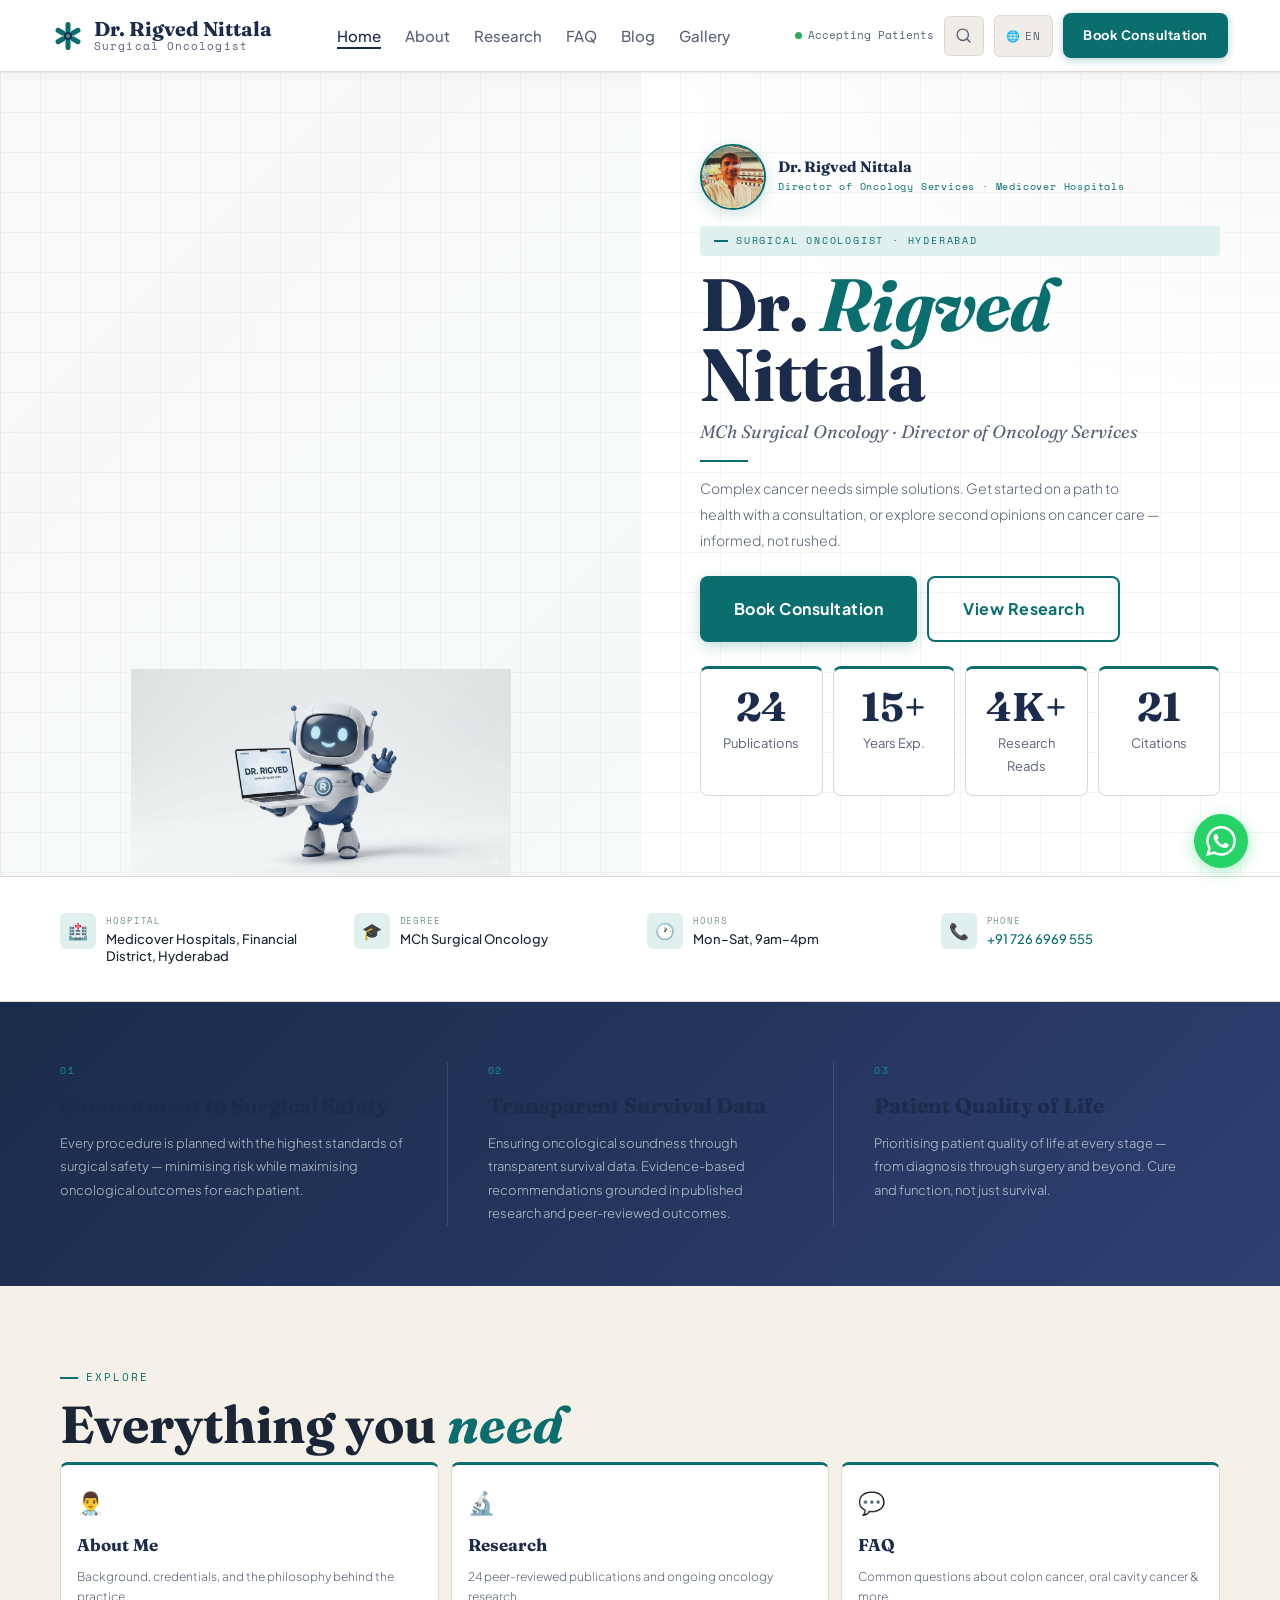
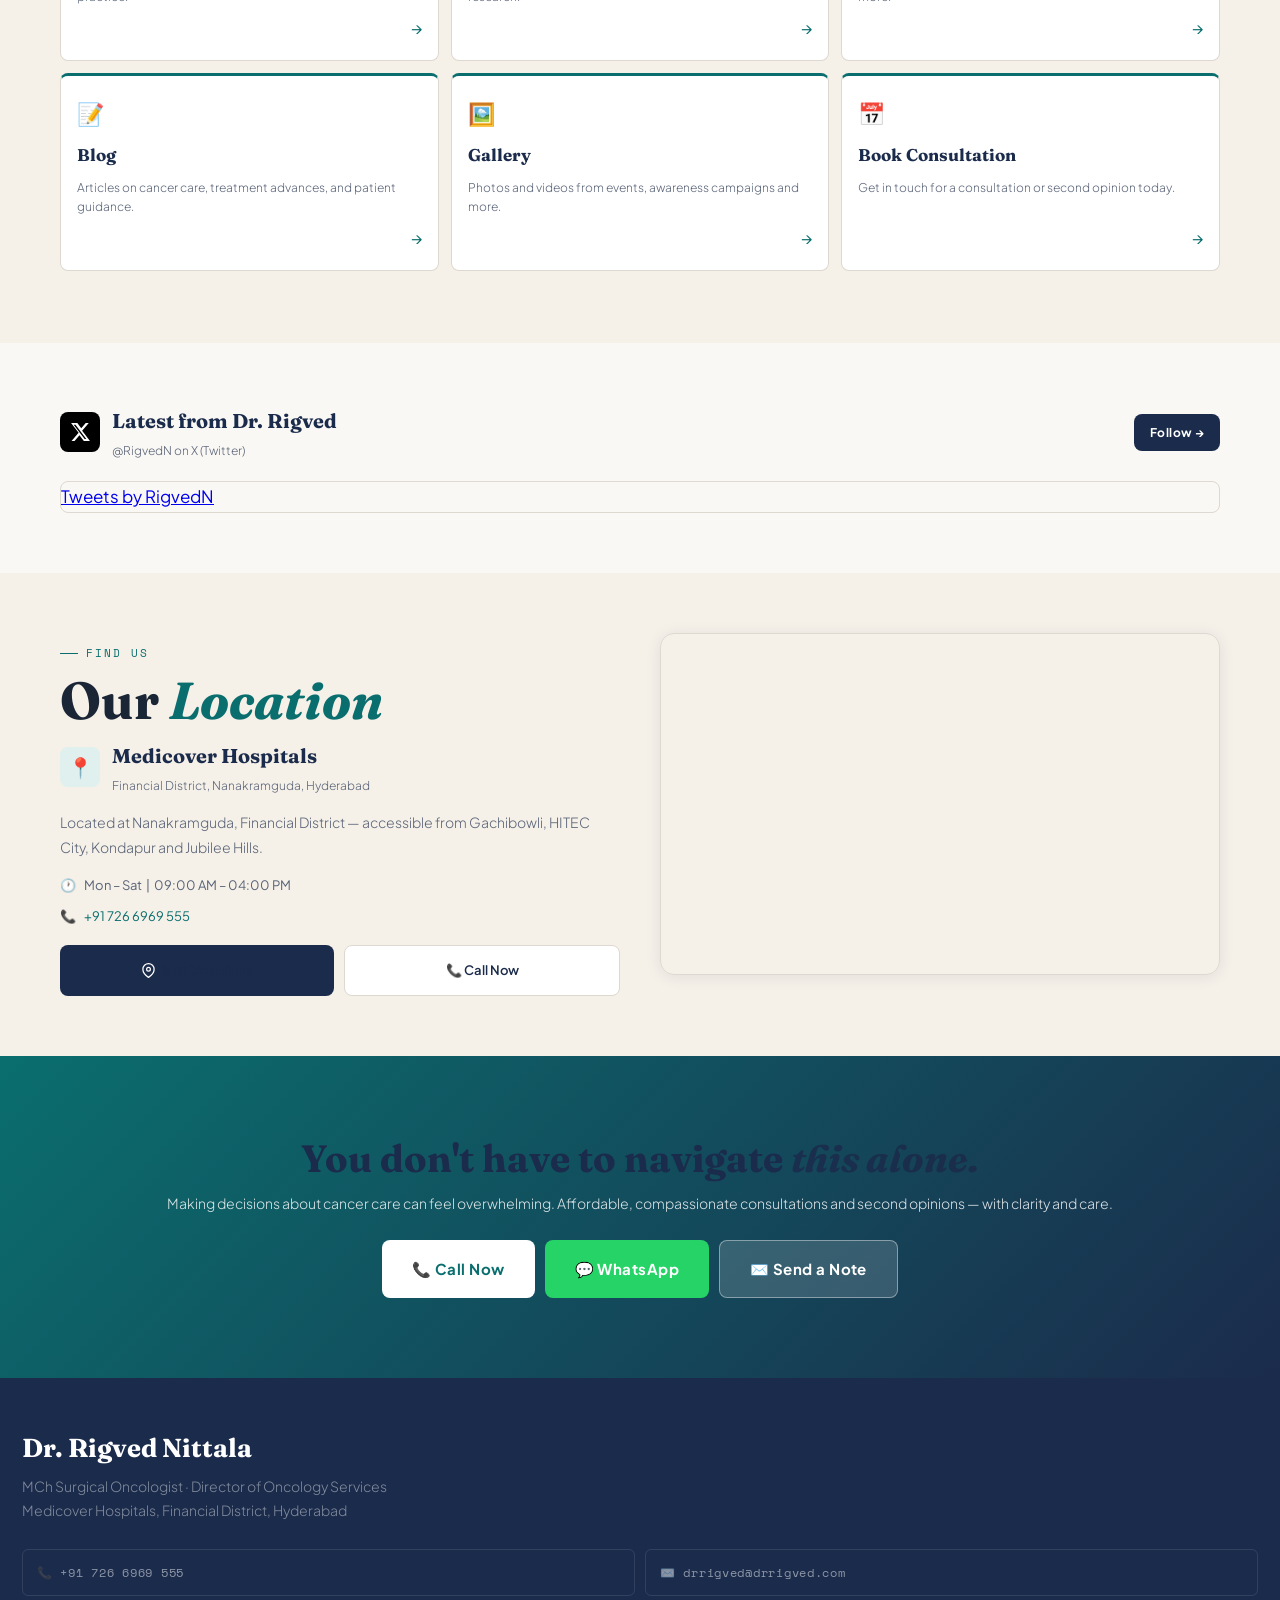
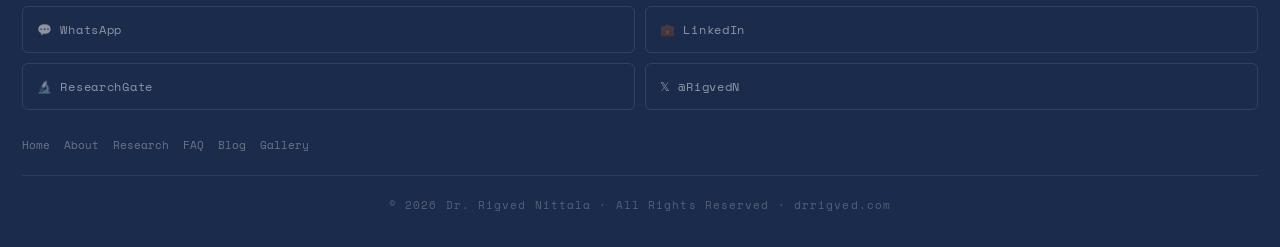
<file: index.html>
<!DOCTYPE html>
<html lang="en" data-lang="en">
<head>
<meta charset="UTF-8"><meta name="viewport" content="width=device-width,initial-scale=1">
<title>Dr. Rigved Nittala — Surgical Oncologist, Hyderabad</title>
<meta name="description" content="Complex cancer needs simple solutions. Dr. Rigved Nittala, MCh Surgical Oncologist and Director of Oncology Services at Medicover Hospitals Hyderabad.">
<meta name="theme-color" content="#1B2B4B">
<link rel="manifest" href="manifest.json">
<link rel="stylesheet" href="shared.css">
<style>
/* HERO */
.hero{background:var(--white);position:relative;overflow:hidden;padding:36px 20px 52px}
.hero-bg{position:absolute;inset:0;background:radial-gradient(ellipse 70% 60% at 100% 0%,rgba(27,43,75,.04),transparent 70%);pointer-events:none}
.hero-grid{position:absolute;inset:0;background-image:linear-gradient(var(--border-light) 1px,transparent 1px),linear-gradient(90deg,var(--border-light) 1px,transparent 1px);background-size:40px 40px;opacity:.4;pointer-events:none}
.hero-robot{position:absolute;top:0;right:0;width:150px;pointer-events:none;z-index:1}
.hero-robot img{width:100%;height:auto;display:block;mix-blend-mode:multiply}
.hero-text{position:relative;z-index:2}
.doc-strip{display:flex;align-items:center;gap:12px;margin-bottom:16px}
.doc-strip-img{width:66px;height:66px;border-radius:50%;object-fit:cover;object-position:center top;border:2.5px solid var(--teal);box-shadow:0 4px 16px rgba(10,110,110,.2);flex-shrink:0}
.doc-strip-name{font-family:var(--serif);font-size:15px;font-weight:700;color:var(--navy);line-height:1.2}
.doc-strip-role{font-family:var(--mono);font-size:10px;letter-spacing:.08em;color:var(--teal);margin-top:2px}
.hero-badge{display:inline-flex;align-items:center;gap:8px;font-family:var(--mono);font-size:10px;letter-spacing:.18em;text-transform:uppercase;color:var(--teal);background:var(--teal-pale);padding:6px 14px;border-radius:4px;margin-bottom:14px}
.hero-badge::before{content:'';width:14px;height:1.5px;background:var(--teal)}
.hero-name{font-family:var(--serif);font-size:clamp(36px,9vw,74px);font-weight:700;line-height:.95;letter-spacing:-.01em;color:var(--navy);margin-bottom:6px}
.hero-name span{color:var(--teal);font-style:italic}
.hero-title{font-family:var(--serif);font-size:clamp(13px,3vw,18px);font-style:italic;color:var(--muted);margin-bottom:12px}
.hero-divider{width:48px;height:2.5px;background:var(--teal);margin-bottom:14px}
.hero-desc{font-size:14px;line-height:1.85;color:var(--muted);font-weight:300;margin-bottom:22px;max-width:460px}
.hero-ctas{display:flex;flex-direction:column;gap:10px;margin-bottom:24px}
.stats-row{display:grid;grid-template-columns:1fr 1fr;gap:10px;position:relative;z-index:2}

/* PILLARS */
.pillars{background:linear-gradient(135deg,var(--navy) 0%,var(--navy-light) 100%);padding:40px 20px}
.pillar{border-top:1px solid rgba(255,255,255,.12);padding:24px 0}
.pillar:first-child{border-top:none;padding-top:0}
.pillar-num{font-family:var(--mono);font-size:10px;letter-spacing:.18em;color:var(--teal-light);margin-bottom:8px}
.pillar-title{font-family:var(--serif);font-size:21px;font-weight:700;color:var(--navy);margin-bottom:8px}
.pillar-desc{font-size:13px;line-height:1.8;color:rgba(255,255,255,.68);font-weight:300}

/* QUICK LINKS */
.quick-links{padding:40px 20px;background:var(--bg-ivory)}
.quick-links-grid{display:grid;grid-template-columns:1fr 1fr;gap:12px}
.ql-card{background:var(--white);border:1px solid var(--border);border-radius:var(--radius);padding:18px 16px;text-decoration:none;color:var(--text);display:flex;flex-direction:column;gap:8px;transition:all .2s;border-top:3px solid var(--teal)}
.ql-card:active,.ql-card:hover{box-shadow:var(--shadow-lg);transform:translateY(-2px)}
.ql-icon{font-size:22px}
.ql-title{font-family:var(--serif);font-size:17px;font-weight:700;color:var(--navy)}
.ql-desc{font-size:12px;color:var(--muted);font-weight:300;line-height:1.6}
.ql-arrow{font-size:16px;color:var(--teal);margin-top:auto;align-self:flex-end}

/* TRUST STRIP */
.trust-strip{background:var(--white);border-top:1px solid var(--border);border-bottom:1px solid var(--border);padding:24px 20px}
.trust-items{display:grid;grid-template-columns:1fr 1fr;gap:14px}
.trust-item{display:flex;align-items:flex-start;gap:10px}
.trust-icon{width:36px;height:36px;background:var(--teal-pale);border-radius:6px;display:flex;align-items:center;justify-content:center;font-size:16px;flex-shrink:0}
.trust-label{font-family:var(--mono);font-size:9px;letter-spacing:.1em;color:var(--sage);text-transform:uppercase;margin-bottom:2px}
.trust-val{font-size:13px;font-weight:500;color:var(--text);line-height:1.3}

/* TWITTER FEED */
.twitter-section{padding:40px 20px;background:var(--bg)}
.twitter-header{display:flex;align-items:center;gap:12px;margin-bottom:20px}
.twitter-icon{width:40px;height:40px;background:#000;border-radius:8px;display:flex;align-items:center;justify-content:center;flex-shrink:0}
.twitter-icon svg{width:22px;height:22px;fill:white}
.twitter-title{font-family:var(--serif);font-size:20px;font-weight:700;color:var(--navy)}
.twitter-sub{font-size:12px;color:var(--muted);font-weight:300;margin-top:2px}
.twitter-embed-wrap{border-radius:var(--radius);overflow:hidden;border:1px solid var(--border);max-height:480px;overflow-y:auto}

/* LOCATION MAP */
.location-section{padding:40px 20px;background:var(--bg-ivory)}
.location-header{display:flex;align-items:center;gap:12px;margin-bottom:14px}
.location-pin{width:40px;height:40px;background:var(--teal-pale);border-radius:8px;display:flex;align-items:center;justify-content:center;font-size:20px;flex-shrink:0}
.location-title{font-family:var(--serif);font-size:20px;font-weight:700;color:var(--navy)}
.location-sub{font-size:12px;color:var(--muted);font-weight:300;margin-top:2px}
.map-wrap{border-radius:var(--radius-lg);overflow:hidden;border:1px solid var(--border);box-shadow:var(--shadow)}
.map-wrap iframe{width:100%;height:260px;border:0;display:block}
.map-actions{display:flex;gap:10px;margin-top:12px}
.map-btn{flex:1;display:flex;align-items:center;justify-content:center;gap:6px;padding:13px;background:var(--navy);color:var(--navy);border-radius:var(--radius);text-decoration:none;font-family:var(--sans);font-size:13px;font-weight:600;transition:background .2s;min-height:48px}
.map-btn:hover{background:var(--navy-light)}
.map-btn-ghost{background:var(--white);color:var(--navy);border:1.5px solid var(--border)}
.map-btn-ghost:hover{border-color:var(--navy)}

/* CTA BANNER */
.cta-banner{background:linear-gradient(135deg,var(--teal) 0%,var(--navy) 100%);padding:44px 20px;text-align:center}
.cta-banner h2{font-family:var(--serif);font-size:28px;font-weight:700;color:var(--navy);margin-bottom:10px;line-height:1.2}
.cta-banner p{font-size:14px;color:rgba(255,255,255,.85);font-weight:300;margin-bottom:24px;line-height:1.7}
.cta-banner-btns{display:flex;flex-direction:column;gap:10px;max-width:300px;margin:0 auto}

/* SEARCH */
.search-btn{background:var(--surface);border:1px solid var(--border);border-radius:6px;width:40px;height:40px;display:flex;align-items:center;justify-content:center;cursor:pointer;color:var(--muted);transition:all .2s;flex-shrink:0}
.search-btn:hover{background:var(--teal-pale);border-color:var(--teal);color:var(--teal)}

@media(min-width:768px){
  .hero{padding:0;display:grid;grid-template-columns:1fr 1fr;gap:0;align-items:stretch;min-height:calc(100vh - 104px)}
  .hero-text{padding:72px 60px 80px;display:flex;flex-direction:column;justify-content:center}
  .hero-robot{position:static;width:100%;height:100%;display:flex;align-items:flex-end;justify-content:center;background:linear-gradient(135deg,rgba(27,43,75,.03),rgba(10,110,110,.04));border-left:1px solid var(--border-light);padding:20px 24px 0}
  .hero-robot img{width:min(380px,90%);height:auto;mix-blend-mode:multiply}
  .hero-ctas{flex-direction:row}
  .stats-row{grid-template-columns:repeat(4,1fr)}
  .pillars{padding:60px;display:grid;grid-template-columns:repeat(3,1fr);gap:0}
  .pillar{border-top:none;border-left:1px solid rgba(255,255,255,.12);padding:0 40px}
  .pillar:first-child{padding-left:0;border-left:none}
  .quick-links{padding:72px 60px}
  .quick-links-grid{grid-template-columns:repeat(3,1fr)}
  .trust-strip{padding:36px 60px}
  .trust-items{grid-template-columns:repeat(4,1fr)}
  .twitter-section{padding:60px}
  .location-section{padding:60px}
  .location-content{display:grid;grid-template-columns:1fr 1fr;gap:40px;align-items:start}
  .map-wrap iframe{height:340px}
  .cta-banner{padding:80px 60px}
  .cta-banner h2{font-size:38px}
  .cta-banner-btns{flex-direction:row;max-width:none;justify-content:center}
}
</style>
</head>
<body>

<!-- TRANSLATIONS -->
<script>
const TRANSLATIONS = {
  en: {
    badge:'Surgical Oncologist · Hyderabad',
    heroDesc:'Complex cancer needs simple solutions. Get started on a path to health with a consultation, or explore second opinions on cancer care — informed, not rushed.',
    bookBtn:'Book Consultation',
    viewResearch:'View Research',
    pillar1Title:'Commitment to Surgical Safety',
    pillar1Desc:'Every procedure is planned with the highest standards of surgical safety — minimising risk while maximising oncological outcomes for each patient.',
    pillar2Title:'Transparent Survival Data',
    pillar2Desc:'Ensuring oncological soundness through transparent survival data. Evidence-based recommendations grounded in published research and peer-reviewed outcomes.',
    pillar3Title:'Patient Quality of Life',
    pillar3Desc:'Prioritising patient quality of life at every stage — from diagnosis through surgery and beyond. Cure and function, not just survival.',
    floatBtn:'📞 Book Appointment Now',
    trustHospital:'Medicover Hospitals, Financial District, Hyderabad',
    trustDegree:'MCh Surgical Oncology',
    trustHours:'Mon–Sat, 9am–4pm',
    trustPhone:'+91 726 6969 555',
  },
  te: {
    badge:'శస్త్రచికిత్స ఆంకాలజిస్ట్ · హైదరాబాద్',
    heroDesc:'క్లిష్టమైన క్యాన్సర్‌కు సరళమైన పరిష్కారాలు అవసరం. సంప్రదింపు ద్వారా ఆరోగ్య మార్గంలో ప్రారంభించండి.',
    bookBtn:'అపాయింట్‌మెంట్ బుక్ చేయండి',
    viewResearch:'పరిశోధన చూడండి',
    pillar1Title:'శస్త్రచికిత్స భద్రతకు నిబద్ధత',
    pillar1Desc:'ప్రతి విధానం అత్యున్నత శస్త్రచికిత్స భద్రతా ప్రమాణాలతో ప్రణాళిక చేయబడుతుంది.',
    pillar2Title:'పారదర్శక మనుగడ డేటా',
    pillar2Desc:'ప్రచురించిన పరిశోధన మరియు పీర్-రివ్యూ ఫలితాలపై ఆధారపడిన సాక్ష్య-ఆధారిత సిఫార్సులు.',
    pillar3Title:'రోగి జీవన నాణ్యత',
    pillar3Desc:'రోగ నిర్ధారణ నుండి శస్త్రచికిత్స వరకు ప్రతి దశలో రోగి జీవన నాణ్యతకు ప్రాధాన్యత.',
    floatBtn:'📞 ఇప్పుడు అపాయింట్‌మెంట్ బుక్ చేయండి',
    trustHospital:'మెడికోవర్ హాస్పిటల్స్, ఫైనాన్షియల్ డిస్ట్రిక్ట్, హైదరాబాద్',
    trustDegree:'MCh శస్త్రచికిత్స ఆంకాలజీ',
    trustHours:'సోమ–శని, ఉదయం 9 – సాయంత్రం 4',
    trustPhone:'+91 726 6969 555',
  },
  hi: {
    badge:'सर्जिकल ऑन्कोलॉजिस्ट · हैदराबाद',
    heroDesc:'जटिल कैंसर को सरल समाधान की जरूरत है। परामर्श से स्वास्थ्य की राह शुरू करें।',
    bookBtn:'अपॉइंटमेंट बुक करें',
    viewResearch:'शोध देखें',
    pillar1Title:'सर्जिकल सुरक्षा के प्रति प्रतिबद्धता',
    pillar1Desc:'हर प्रक्रिया सर्जिकल सुरक्षा के उच्चतम मानकों के साथ योजनाबद्ध है।',
    pillar2Title:'पारदर्शी उत्तरजीविता डेटा',
    pillar2Desc:'प्रकाशित शोध और सहकर्मी-समीक्षित परिणामों पर आधारित साक्ष्य-आधारित सिफारिशें।',
    pillar3Title:'रोगी जीवन गुणवत्ता',
    pillar3Desc:'निदान से सर्जरी तक हर चरण में रोगी के जीवन की गुणवत्ता को प्राथमिकता।',
    floatBtn:'📞 अभी अपॉइंटमेंट बुक करें',
    trustHospital:'मेडिकवर हॉस्पिटल्स, फाइनेंशियल डिस्ट्रिक्ट, हैदराबाद',
    trustDegree:'MCh सर्जिकल ऑन्कोलॉजी',
    trustHours:'सोम–शनि, सुबह 9 – शाम 4',
    trustPhone:'+91 726 6969 555',
  }
};
let currentLang = 'en';
function setLang(lang) {
  currentLang = lang;
  const t = TRANSLATIONS[lang];
  document.querySelectorAll('[data-t]').forEach(el => {
    const key = el.dataset.t;
    if (t[key]) el.innerHTML = t[key];
  });
  document.querySelectorAll('.lang-option').forEach(o => o.classList.toggle('active', o.dataset.lang === lang));
  document.documentElement.setAttribute('lang', lang);
  toggleLangMenu();
}
function toggleLangMenu() {
  document.getElementById('langMenu').classList.toggle('open');
}
</script>

</div>

<!-- NAV -->
<nav class="main-nav">
  <a href="index.html" class="nav-logo">
    <svg width="32" height="32" viewBox="0 0 64 64"><g transform="translate(32,32)"><rect x="-5" y="-28" width="10" height="22" rx="5" fill="#0A6E6E" transform="rotate(0)"/><rect x="-5" y="-28" width="10" height="22" rx="5" fill="#0A6E6E" transform="rotate(60)"/><rect x="-5" y="-28" width="10" height="22" rx="5" fill="#0A6E6E" transform="rotate(120)"/><rect x="-5" y="-28" width="10" height="22" rx="5" fill="#0A6E6E" transform="rotate(180)"/><rect x="-5" y="-28" width="10" height="22" rx="5" fill="#0A6E6E" transform="rotate(240)"/><rect x="-5" y="-28" width="10" height="22" rx="5" fill="#0A6E6E" transform="rotate(300)"/><circle r="8" fill="#1B2B4B"/><circle r="4" fill="#4A9B8E"/></g></svg>
    <div class="nav-logo-text">Dr. Rigved Nittala<small>Surgical Oncologist</small></div>
  </a>
  <ul class="nav-links">
    <li><a href="index.html" class="active">Home</a></li>
    <li><a href="about.html">About</a></li>
    <li><a href="research.html">Research</a></li>
    <li><a href="faq.html">FAQ</a></li>
    <li><a href="blog.html">Blog</a></li>
    <li><a href="gallery.html">Gallery</a></li>
  </ul>
  <div class="nav-right" style="position:relative">
    <div class="nav-status" style="display:none;align-items:center;gap:6px;font-family:var(--mono);font-size:11px;color:var(--muted)" id="navStatus"><span class="status-dot"></span>Accepting Patients</div>
    <button class="search-btn" onclick="openSearch()" aria-label="Search">
      <svg width="17" height="17" viewBox="0 0 24 24" fill="none" stroke="currentColor" stroke-width="2" stroke-linecap="round" stroke-linejoin="round"><circle cx="11" cy="11" r="8"/><line x1="21" y1="21" x2="16.65" y2="16.65"/></svg>
    </button>
    <button class="lang-btn" onclick="toggleLangMenu()">🌐 <span id="langLabel">EN</span></button>
    <div class="lang-menu" id="langMenu">
      <div class="lang-option active" data-lang="en" onclick="setLang('en');document.getElementById('langLabel').textContent='EN'">🇬🇧 English</div>
      <div class="lang-option" data-lang="te" onclick="setLang('te');document.getElementById('langLabel').textContent='TE'">🇮🇳 తెలుగు</div>
      <div class="lang-option" data-lang="hi" onclick="setLang('hi');document.getElementById('langLabel').textContent='HI'">🇮🇳 हिंदी</div>
    </div>
    <a href="about.html#contact" class="nav-cta">Book Consultation</a>
  </div>
</nav>

<!-- SEARCH OVERLAY -->
<div class="search-overlay" id="searchOverlay" onclick="closeSearchBg(event)">
  <div class="search-box">
    <div class="search-input-wrap">
      <svg width="18" height="18" viewBox="0 0 24 24" fill="none" stroke="var(--teal)" stroke-width="2" stroke-linecap="round" stroke-linejoin="round" style="flex-shrink:0"><circle cx="11" cy="11" r="8"/><line x1="21" y1="21" x2="16.65" y2="16.65"/></svg>
      <input type="text" id="searchInput" placeholder="Search pages, conditions, topics..." autocomplete="off" oninput="doSearch(this.value)" onkeydown="handleKey(event)"/>
      <button onclick="closeSearch()" class="search-close">✕</button>
    </div>
    <div class="search-results" id="searchResults"></div>
    <div class="search-empty" id="searchEmpty" style="display:none;padding:28px;text-align:center;color:var(--muted);font-size:13px">No results found. Try a different search term.</div>
    <div class="search-hints" id="searchHints">
      <div class="search-hint-label">Quick links</div>
      <div class="search-hints-grid">
        <a href="about.html" class="search-hint-chip" onclick="closeSearch()">👨‍⚕️ About</a>
        <a href="research.html" class="search-hint-chip" onclick="closeSearch()">🔬 Research</a>
        <a href="faq.html" class="search-hint-chip" onclick="closeSearch()">💬 FAQ</a>
        <a href="blog.html" class="search-hint-chip" onclick="closeSearch()">📝 Blog</a>
        <a href="gallery.html" class="search-hint-chip" onclick="closeSearch()">🖼️ Gallery</a>
        <a href="about.html#contact" class="search-hint-chip" onclick="closeSearch()">📅 Book</a>
      </div>
    </div>
  </div>
</div>

<div class="page-wrap">

<!-- HERO -->
<section class="hero">
  <div class="hero-bg"></div><div class="hero-grid"></div>
  <div class="hero-robot reveal d2">
    <img src="mascot.png" alt="Dr. Rigved mascot"/>
  </div>
  <div class="hero-text">
    <div class="doc-strip reveal">
      <img src="doctor-photo.jpg" alt="Dr. Rigved Nittala" class="doc-strip-img"/>
      <div>
        <div class="doc-strip-name">Dr. Rigved Nittala</div>
        <div class="doc-strip-role">Director of Oncology Services · Medicover Hospitals</div>
      </div>
    </div>
    <div class="hero-badge reveal d1" data-t="badge">Surgical Oncologist · Hyderabad</div>
    <h1 class="hero-name reveal d1">Dr. <span>Rigved</span><br>Nittala</h1>
    <div class="hero-title reveal d2">MCh Surgical Oncology · Director of Oncology Services</div>
    <div class="hero-divider reveal d2"></div>
    <p class="hero-desc reveal d3" data-t="heroDesc">Complex cancer needs simple solutions. Get started on a path to health with a consultation, or explore second opinions on cancer care — informed, not rushed.</p>
    <div class="hero-ctas reveal d3">
      <a href="about.html#contact" class="btn btn-primary btn-lg" data-t="bookBtn">Book Consultation</a>
      <a href="research.html" class="btn btn-ghost btn-lg" data-t="viewResearch">View Research</a>
    </div>
    <div class="stats-row reveal d3">
      <div class="stat-card"><div class="stat-num">24</div><div class="stat-label">Publications</div></div>
      <div class="stat-card"><div class="stat-num">15+</div><div class="stat-label">Years Exp.</div></div>
      <div class="stat-card"><div class="stat-num">4K+</div><div class="stat-label">Research Reads</div></div>
      <div class="stat-card"><div class="stat-num">21</div><div class="stat-label">Citations</div></div>
    </div>
  </div>
</section>

<!-- TRUST STRIP -->
<div class="trust-strip">
  <div class="trust-items reveal">
    <div class="trust-item"><div class="trust-icon">🏥</div><div><div class="trust-label">Hospital</div><div class="trust-val" data-t="trustHospital">Medicover Hospitals, Financial District, Hyderabad</div></div></div>
    <div class="trust-item"><div class="trust-icon">🎓</div><div><div class="trust-label">Degree</div><div class="trust-val" data-t="trustDegree">MCh Surgical Oncology</div></div></div>
    <div class="trust-item"><div class="trust-icon">🕐</div><div><div class="trust-label">Hours</div><div class="trust-val" data-t="trustHours">Mon–Sat, 9am–4pm</div></div></div>
    <div class="trust-item"><div class="trust-icon">📞</div><div><div class="trust-label">Phone</div><div class="trust-val"><a href="tel:+917266969555" style="color:var(--teal);text-decoration:none" data-t="trustPhone">+91 726 6969 555</a></div></div></div>
  </div>
</div>

<!-- PILLARS -->
<div class="pillars">
  <div class="pillar reveal">
    <div class="pillar-num">01</div>
    <div class="pillar-title" data-t="pillar1Title">Commitment to Surgical Safety</div>
    <p class="pillar-desc" data-t="pillar1Desc">Every procedure is planned with the highest standards of surgical safety — minimising risk while maximising oncological outcomes for each patient.</p>
  </div>
  <div class="pillar reveal d1">
    <div class="pillar-num">02</div>
    <div class="pillar-title" data-t="pillar2Title">Transparent Survival Data</div>
    <p class="pillar-desc" data-t="pillar2Desc">Ensuring oncological soundness through transparent survival data. Evidence-based recommendations grounded in published research and peer-reviewed outcomes.</p>
  </div>
  <div class="pillar reveal d2">
    <div class="pillar-num">03</div>
    <div class="pillar-title" data-t="pillar3Title">Patient Quality of Life</div>
    <p class="pillar-desc" data-t="pillar3Desc">Prioritising patient quality of life at every stage — from diagnosis through surgery and beyond. Cure and function, not just survival.</p>
  </div>
</div>

<!-- QUICK LINKS -->
<div class="quick-links">
  <div class="section-label reveal">Explore</div>
  <h2 class="section-title reveal">Everything you <em>need</em></h2>
  <div class="quick-links-grid">
    <a href="about.html" class="ql-card reveal"><div class="ql-icon">👨‍⚕️</div><div class="ql-title">About Me</div><div class="ql-desc">Background, credentials, and the philosophy behind the practice.</div><div class="ql-arrow">→</div></a>
    <a href="research.html" class="ql-card reveal d1"><div class="ql-icon">🔬</div><div class="ql-title">Research</div><div class="ql-desc">24 peer-reviewed publications and ongoing oncology research.</div><div class="ql-arrow">→</div></a>
    <a href="faq.html" class="ql-card reveal d2"><div class="ql-icon">💬</div><div class="ql-title">FAQ</div><div class="ql-desc">Common questions about colon cancer, oral cavity cancer &amp; more.</div><div class="ql-arrow">→</div></a>
    <a href="blog.html" class="ql-card reveal"><div class="ql-icon">📝</div><div class="ql-title">Blog</div><div class="ql-desc">Articles on cancer care, treatment advances, and patient guidance.</div><div class="ql-arrow">→</div></a>
    <a href="gallery.html" class="ql-card reveal d1"><div class="ql-icon">🖼️</div><div class="ql-title">Gallery</div><div class="ql-desc">Photos and videos from events, awareness campaigns and more.</div><div class="ql-arrow">→</div></a>
    <a href="about.html#contact" class="ql-card reveal d2" style="border-top-color:var(--teal)"><div class="ql-icon">📅</div><div class="ql-title">Book Consultation</div><div class="ql-desc">Get in touch for a consultation or second opinion today.</div><div class="ql-arrow" style="color:var(--teal)">→</div></a>
  </div>
</div>

<!-- TWITTER FEED -->
<div class="twitter-section">
  <div class="twitter-header reveal">
    <div class="twitter-icon">
      <svg viewBox="0 0 24 24"><path d="M18.244 2.25h3.308l-7.227 8.26 8.502 11.24H16.17l-4.714-6.231-5.401 6.231H2.742l7.733-8.835L2.252 2.25h6.837l4.26 5.632zm-1.161 17.52h1.833L7.084 4.126H5.117z"/></svg>
    </div>
    <div>
      <div class="twitter-title">Latest from Dr. Rigved</div>
      <div class="twitter-sub">@RigvedN on X (Twitter)</div>
    </div>
    <a href="https://twitter.com/RigvedN" target="_blank" class="btn btn-navy" style="margin-left:auto;font-size:12px;padding:8px 16px;min-height:36px">Follow →</a>
  </div>
  <div class="twitter-embed-wrap reveal d1">
    <a class="twitter-timeline" data-lang="en" data-height="460" data-theme="light" data-chrome="noheader nofooter noborders" href="https://twitter.com/RigvedN?ref_src=twsrc%5Etfw">Tweets by RigvedN</a>
  </div>
</div>

<!-- LOCATION MAP -->
<div class="location-section">
  <div class="location-content">
    <div>
      <div class="section-label reveal">Find Us</div>
      <h2 class="section-title reveal">Our <em>Location</em></h2>
      <div class="location-header reveal d1">
        <div class="location-pin">📍</div>
        <div>
          <div class="location-title">Medicover Hospitals</div>
          <div class="location-sub">Financial District, Nanakramguda, Hyderabad</div>
        </div>
      </div>
      <p class="reveal d2" style="font-size:14px;color:var(--muted);font-weight:300;line-height:1.8;margin-bottom:14px">Located at Nanakramguda, Financial District — accessible from Gachibowli, HITEC City, Kondapur and Jubilee Hills.</p>
      <div style="display:flex;flex-direction:column;gap:8px;margin-bottom:18px" class="reveal d2">
        <div style="display:flex;align-items:center;gap:8px;font-size:13px;color:var(--muted)"><span style="color:var(--teal)">🕐</span> Mon – Sat &nbsp;|&nbsp; 09:00 AM – 04:00 PM</div>
        <div style="display:flex;align-items:center;gap:8px;font-size:13px;color:var(--muted)"><span style="color:var(--teal)">📞</span><a href="tel:+917266969555" style="color:var(--teal);text-decoration:none">+91 726 6969 555</a></div>
      </div>
      <div class="map-actions reveal d3">
        <a href="https://www.google.com/maps/place/Medicover+Hospitals+Financial+District,+Hyderabad/@17.4128318,78.3357603,17z" target="_blank" class="map-btn">
          <svg width="15" height="15" viewBox="0 0 24 24" fill="none" stroke="white" stroke-width="2" stroke-linecap="round" stroke-linejoin="round"><path d="M21 10c0 7-9 13-9 13s-9-6-9-13a9 9 0 0118 0z"/><circle cx="12" cy="10" r="3"/></svg>
          Get Directions
        </a>
        <a href="tel:+917266969555" class="map-btn map-btn-ghost">📞 Call Now</a>
      </div>
    </div>
    <div class="map-wrap reveal d1">
      <iframe src="https://www.google.com/maps/embed?pb=!1m18!1m12!1m3!1d3807.8!2d78.3335716!3d17.4128318!2m3!1f0!2f0!3f0!3m2!1i1024!2i768!4f13.1!3m3!1m2!1s0x3bcb95006badfc35%3A0x31262c5c3a812822!2sMedicover%20Hospitals%20Financial%20District%2C%20Hyderabad!5e0!3m2!1sen!2sin!4v1699000000000!5m2!1sen!2sin" allowfullscreen="" loading="lazy" referrerpolicy="no-referrer-when-downgrade" title="Medicover Hospitals Financial District Hyderabad"></iframe>
    </div>
  </div>
</div>

<!-- CTA BANNER -->
<div class="cta-banner">
  <h2 class="reveal">You don't have to navigate <em style="opacity:.85">this alone.</em></h2>
  <p class="reveal d1">Making decisions about cancer care can feel overwhelming. Affordable, compassionate consultations and second opinions — with clarity and care.</p>
  <div class="cta-banner-btns reveal d2">
    <a href="tel:+917266969555" class="btn" style="background:white;color:var(--teal);font-weight:700;min-height:52px">📞 Call Now</a>
    <a href="https://wa.me/917266969555" target="_blank" class="btn" style="background:#25D366;color:white;min-height:52px">💬 WhatsApp</a>
    <a href="about.html#contact" class="btn" style="background:rgba(255,255,255,.15);color:white;border:1.5px solid rgba(255,255,255,.4);min-height:52px">✉️ Send a Note</a>
  </div>
</div>

<!-- FOOTER -->
<footer class="main-footer">
  <div class="footer-name">Dr. Rigved Nittala</div>
  <p class="footer-tagline">MCh Surgical Oncologist · Director of Oncology Services<br>Medicover Hospitals, Financial District, Hyderabad</p>
  <div class="footer-grid">
    <a href="tel:+917266969555">📞 +91 726 6969 555</a>
    <a href="mailto:drrigved@drrigved.com">✉️ drrigved@drrigved.com</a>
    <a href="https://wa.me/917266969555" target="_blank">💬 WhatsApp</a>
    <a href="http://www.linkedin.com/in/drrigvednittala" target="_blank">💼 LinkedIn</a>
    <a href="https://www.researchgate.net/profile/Rigved-Nittala" target="_blank">🔬 ResearchGate</a>
    <a href="https://twitter.com/RigvedN" target="_blank">𝕏 @RigvedN</a>
  </div>
  <div style="display:flex;gap:14px;flex-wrap:wrap;margin-bottom:20px">
    <a href="index.html" style="font-family:var(--mono);font-size:11px;color:rgba(255,255,255,.35);text-decoration:none">Home</a>
    <a href="about.html" style="font-family:var(--mono);font-size:11px;color:rgba(255,255,255,.35);text-decoration:none">About</a>
    <a href="research.html" style="font-family:var(--mono);font-size:11px;color:rgba(255,255,255,.35);text-decoration:none">Research</a>
    <a href="faq.html" style="font-family:var(--mono);font-size:11px;color:rgba(255,255,255,.35);text-decoration:none">FAQ</a>
    <a href="blog.html" style="font-family:var(--mono);font-size:11px;color:rgba(255,255,255,.35);text-decoration:none">Blog</a>
    <a href="gallery.html" style="font-family:var(--mono);font-size:11px;color:rgba(255,255,255,.35);text-decoration:none">Gallery</a>
  </div>
  <div class="footer-copy">© 2026 Dr. Rigved Nittala · All Rights Reserved · drrigved.com</div>
</footer>
</div>

<!-- BOTTOM NAV -->
<nav class="bottom-nav">
  <a href="index.html" class="active"><svg viewBox="0 0 24 24"><path d="M3 9l9-7 9 7v11a2 2 0 01-2 2H5a2 2 0 01-2-2z"/><polyline points="9,22 9,12 15,12 15,22"/></svg>Home</a>
  <a href="about.html"><svg viewBox="0 0 24 24"><path d="M20 21v-2a4 4 0 00-4-4H8a4 4 0 00-4 4v2"/><circle cx="12" cy="7" r="4"/></svg>About</a>
  <a href="research.html"><svg viewBox="0 0 24 24"><path d="M2 3h6a4 4 0 014 4v14a3 3 0 00-3-3H2z"/><path d="M22 3h-6a4 4 0 00-4 4v14a3 3 0 013-3h7z"/></svg>Research</a>
  <a href="faq.html"><svg viewBox="0 0 24 24"><circle cx="12" cy="12" r="10"/><path d="M9.09 9a3 3 0 015.83 1c0 2-3 3-3 3"/><line x1="12" y1="17" x2="12.01" y2="17"/></svg>FAQ</a>
  <a href="blog.html"><svg viewBox="0 0 24 24"><path d="M11 4H4a2 2 0 00-2 2v14a2 2 0 002 2h14a2 2 0 002-2v-7"/><path d="M18.5 2.5a2.121 2.121 0 013 3L12 15l-4 1 1-4 9.5-9.5z"/></svg>Blog</a>
  <a href="gallery.html"><svg viewBox="0 0 24 24"><rect x="3" y="3" width="18" height="18" rx="2"/><circle cx="8.5" cy="8.5" r="1.5"/><polyline points="21,15 16,10 5,21"/></svg>Gallery</a>
</nav>

<!-- FLOATING STICKY CTA (mobile) -->
<a href="about.html#contact" class="float-cta" data-t="floatBtn">
  <svg viewBox="0 0 24 24"><path d="M22 16.92v3a2 2 0 01-2.18 2 19.79 19.79 0 01-8.63-3.07A19.5 19.5 0 014.5 10.5a19.79 19.79 0 01-3.07-8.67A2 2 0 013.44 0h3a2 2 0 012 1.72c.127.96.361 1.903.7 2.81a2 2 0 01-.45 2.11L7.91 7.91a16 16 0 006.29 6.29l.88-.88a2 2 0 012.11-.45c.907.339 1.85.573 2.81.7A2 2 0 0122 16.92z"/></svg>
  📞 Book Appointment Now
</a>

<!-- WA FLOAT -->
<a href="https://wa.me/917266969555" class="wa-float" target="_blank" aria-label="WhatsApp">
  <svg viewBox="0 0 24 24"><path d="M17.472 14.382c-.297-.149-1.758-.867-2.03-.967-.273-.099-.471-.148-.67.15-.197.297-.767.966-.94 1.164-.173.199-.347.223-.644.075-.297-.15-1.255-.463-2.39-1.475-.883-.788-1.48-1.761-1.653-2.059-.173-.297-.018-.458.13-.606.134-.133.298-.347.446-.52.149-.174.198-.298.298-.497.099-.198.05-.371-.025-.52-.075-.149-.669-1.612-.916-2.207-.242-.579-.487-.5-.669-.51-.173-.008-.371-.01-.57-.01-.198 0-.52.074-.792.372-.272.297-1.04 1.016-1.04 2.479 0 1.462 1.065 2.875 1.213 3.074.149.198 2.096 3.2 5.077 4.487.709.306 1.262.489 1.694.625.712.227 1.36.195 1.871.118.571-.085 1.758-.719 2.006-1.413.248-.694.248-1.289.173-1.413-.074-.124-.272-.198-.57-.347m-5.421 7.403h-.004a9.87 9.87 0 01-5.031-1.378l-.361-.214-3.741.982.998-3.648-.235-.374a9.86 9.86 0 01-1.51-5.26c.001-5.45 4.436-9.884 9.888-9.884 2.64 0 5.122 1.03 6.988 2.898a9.825 9.825 0 012.893 6.994c-.003 5.45-4.437 9.884-9.885 9.884m8.413-18.297A11.815 11.815 0 0012.05 0C5.495 0 .16 5.335.157 11.892c0 2.096.547 4.142 1.588 5.945L.057 24l6.305-1.654a11.882 11.882 0 005.683 1.448h.005c6.554 0 11.89-5.335 11.893-11.893a11.821 11.821 0 00-3.48-8.413Z"/></svg>
</a>

<!-- TWITTER WIDGET SCRIPT -->
<script async src="https://platform.twitter.com/widgets.js" charset="utf-8"></script>

<script>
// TICKER
const tickerItems=['MCh Surgical Oncology','Director of Oncology Services · Medicover Hyderabad','Commitment to Surgical Safety','Transparent Survival Data','Prioritising Patient Quality of Life','24 Peer-Reviewed Publications','Uniportal VATS Specialist','Robotic Surgery','15+ Years Experience','Complex Cancer, Simple Solutions','Second Opinion Consultations','Tata Memorial Centre Trained'];



// REVEAL
const obs=new IntersectionObserver(e=>e.forEach(x=>{if(x.isIntersecting)x.target.classList.add('visible');}),{threshold:.1,rootMargin:'0px 0px -30px 0px'});
document.querySelectorAll('.reveal').forEach(el=>obs.observe(el));

// SEARCH DATA
const SEARCH_DATA=[
  {title:'About Dr. Rigved',desc:'Biography, credentials, career timeline',page:'About',icon:'👨‍⚕️',url:'about.html',tags:'about biography credentials career tata memorial malabar cancer mch surgical oncology'},
  {title:'Book a Consultation',desc:'In-person or online — affordable second opinions',page:'About',icon:'📅',url:'about.html#contact',tags:'book consultation appointment second opinion contact'},
  {title:'Research & Publications',desc:'24 peer-reviewed publications · 4,062 reads · 21 citations',page:'Research',icon:'🔬',url:'research.html',tags:'research publications papers peer reviewed researchgate oesophageal colorectal thoracic'},
  {title:'Colon Cancer FAQ',desc:'10 questions about colon cancer, symptoms, screening',page:'FAQ',icon:'💬',url:'faq.html',tags:'colon cancer faq colonoscopy fit test blood stool piles screening'},
  {title:'Oral Cavity Cancer FAQ',desc:'Questions about mouth cancer, gutka, white patches',page:'FAQ',icon:'💬',url:'faq.html',tags:'oral mouth cancer faq gutka pan masala khaini tobacco leukoplakia'},
  {title:'Blog — Cancer Care Insights',desc:'Evidence-based articles by Dr. Rigved',page:'Blog',icon:'📝',url:'blog.html',tags:'blog articles cancer care insights awareness oral colon treatment'},
  {title:'Gallery',desc:'Photos and videos from Dr. Rigved\'s practice',page:'Gallery',icon:'🖼️',url:'gallery.html',tags:'gallery photos videos events awareness team'},
  {title:'Uniportal VATS',desc:'Single-incision video-assisted thoracoscopic surgery',page:'About',icon:'🫁',url:'about.html',tags:'uniportal vats thoracoscopic minimally invasive thoracic lung oesophageal'},
  {title:'Robotic Surgery',desc:'Robot-assisted precision tumour resection',page:'About',icon:'🤖',url:'about.html',tags:'robotic surgery robot assisted oncology precision tumour'},
  {title:'Pediatric Oncology',desc:'Surgical management of childhood cancers',page:'About',icon:'🧒',url:'about.html',tags:'pediatric oncology childhood cancer surgery'},
  {title:'Second Opinion',desc:'Independent, affordable second opinions on cancer',page:'About',icon:'💬',url:'about.html#contact',tags:'second opinion cancer diagnosis treatment plan independent'},
  {title:'Contact',desc:'+91 726 6969 555 · drrigved@drrigved.com',page:'About',icon:'📞',url:'about.html#contact',tags:'contact phone email whatsapp call'},
];
let searchActive=-1;
function openSearch(){document.getElementById('searchOverlay').classList.add('open');document.body.style.overflow='hidden';setTimeout(()=>document.getElementById('searchInput').focus(),100);}
function closeSearch(){document.getElementById('searchOverlay').classList.remove('open');document.body.style.overflow='';document.getElementById('searchInput').value='';document.getElementById('searchResults').innerHTML='';document.getElementById('searchEmpty').style.display='none';document.getElementById('searchHints').style.display='block';searchActive=-1;}
function closeSearchBg(e){if(e.target===document.getElementById('searchOverlay'))closeSearch();}
function hl(text,q){if(!q)return text;return text.replace(new RegExp(`(${q.replace(/[.*+?^${}()|[\]\\]/g,'\\$&')})`, 'gi'),'<span class="search-result-match">$1</span>');}
function doSearch(q){
  const query=q.trim().toLowerCase();
  const results=document.getElementById('searchResults');
  const empty=document.getElementById('searchEmpty');
  const hints=document.getElementById('searchHints');
  searchActive=-1;
  if(!query){results.innerHTML='';empty.style.display='none';hints.style.display='block';return;}
  hints.style.display='none';
  const matches=SEARCH_DATA.filter(item=>item.title.toLowerCase().includes(query)||item.desc.toLowerCase().includes(query)||item.tags.toLowerCase().includes(query)).slice(0,8);
  if(!matches.length){results.innerHTML='';empty.style.display='block';return;}
  empty.style.display='none';
  results.innerHTML=matches.map((m,i)=>`<a href="${m.url}" class="search-result" onclick="closeSearch()"><div class="search-result-icon">${m.icon}</div><div><div class="search-result-title">${hl(m.title,q.trim())}</div><div class="search-result-desc">${hl(m.desc,q.trim())}</div><div class="search-result-page">${m.page}</div></div></a>`).join('');
}
function handleKey(e){
  const items=document.querySelectorAll('.search-result');
  if(e.key==='Escape'){closeSearch();return;}
  if(e.key==='ArrowDown'){e.preventDefault();searchActive=Math.min(searchActive+1,items.length-1);}
  else if(e.key==='ArrowUp'){e.preventDefault();searchActive=Math.max(searchActive-1,-1);}
  else if(e.key==='Enter'&&searchActive>=0){items[searchActive]?.click();return;}
  items.forEach((el,i)=>el.classList.toggle('active-result',i===searchActive));
}

// DESKTOP STATUS
if(window.innerWidth>=768)document.getElementById('navStatus').style.display='flex';

// PWA
if('serviceWorker' in navigator)navigator.serviceWorker.register('sw.js');
</script>
</body>
</html>
</file>
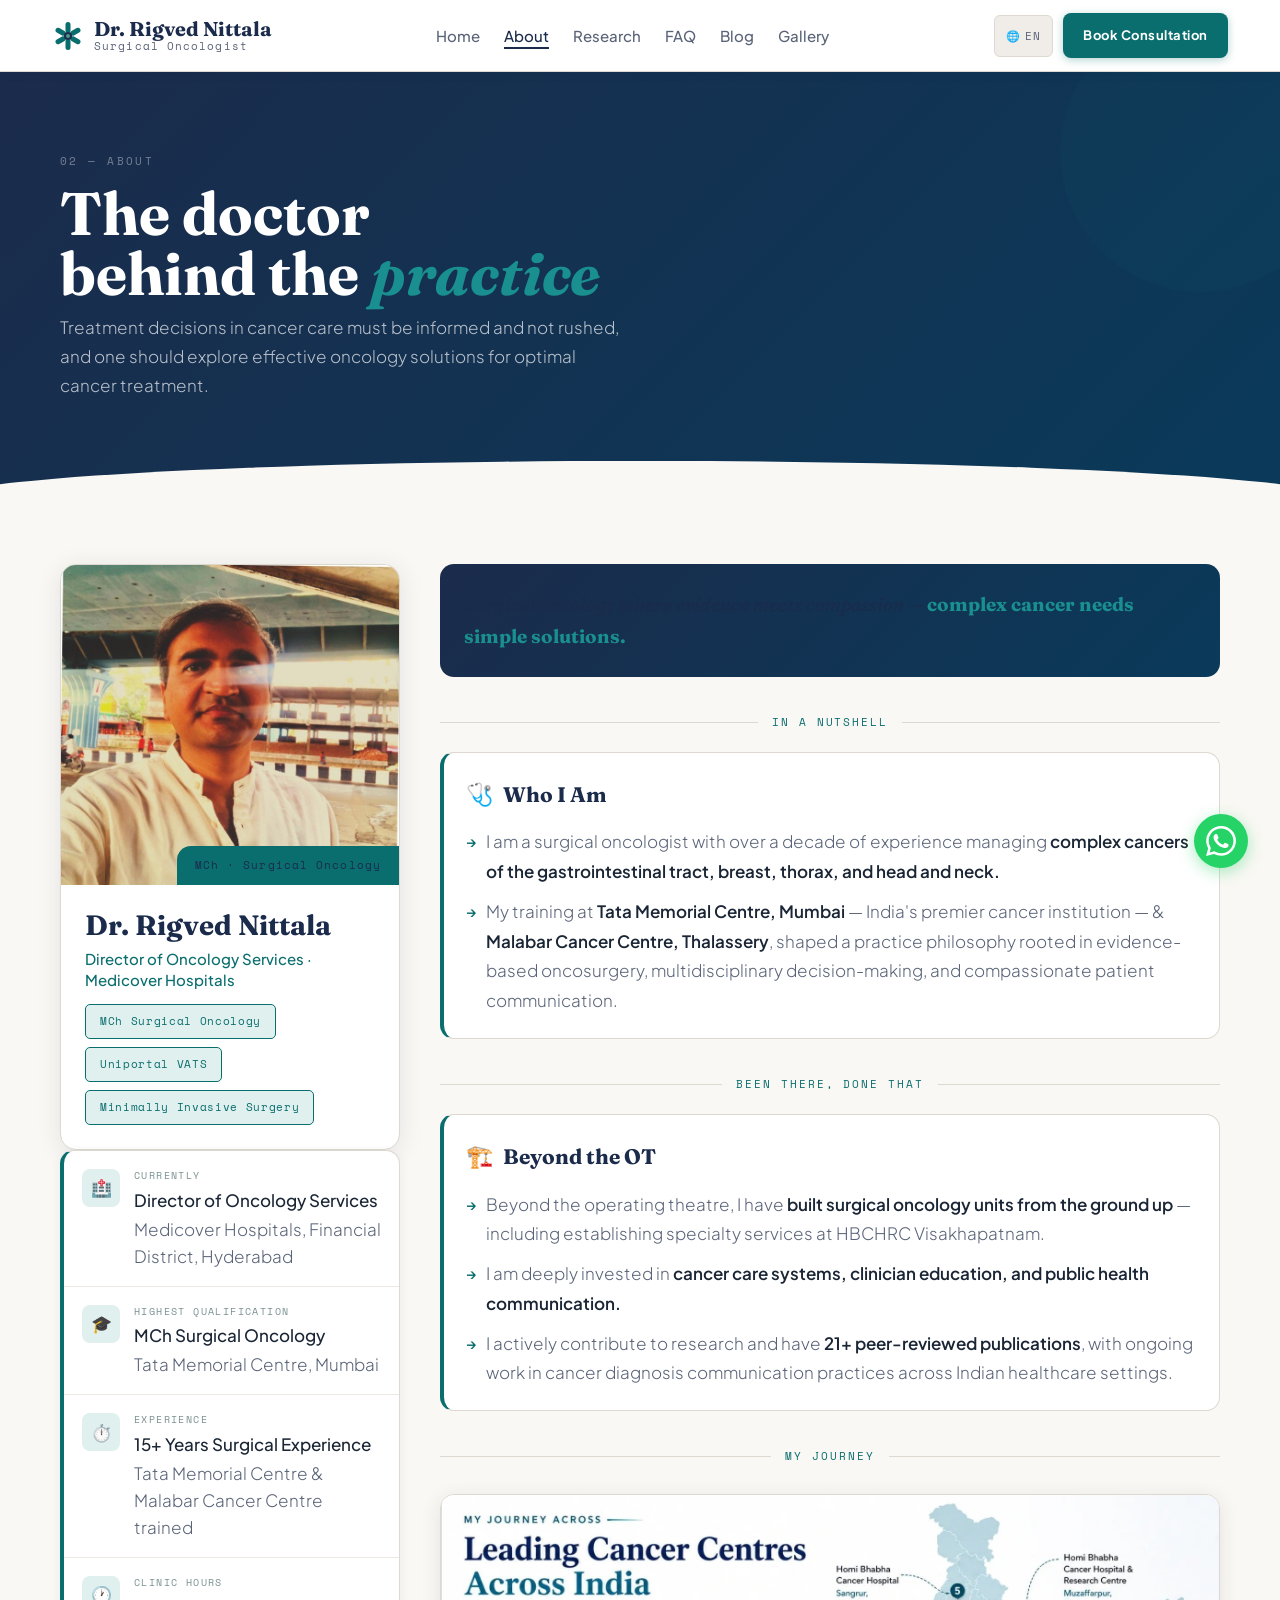
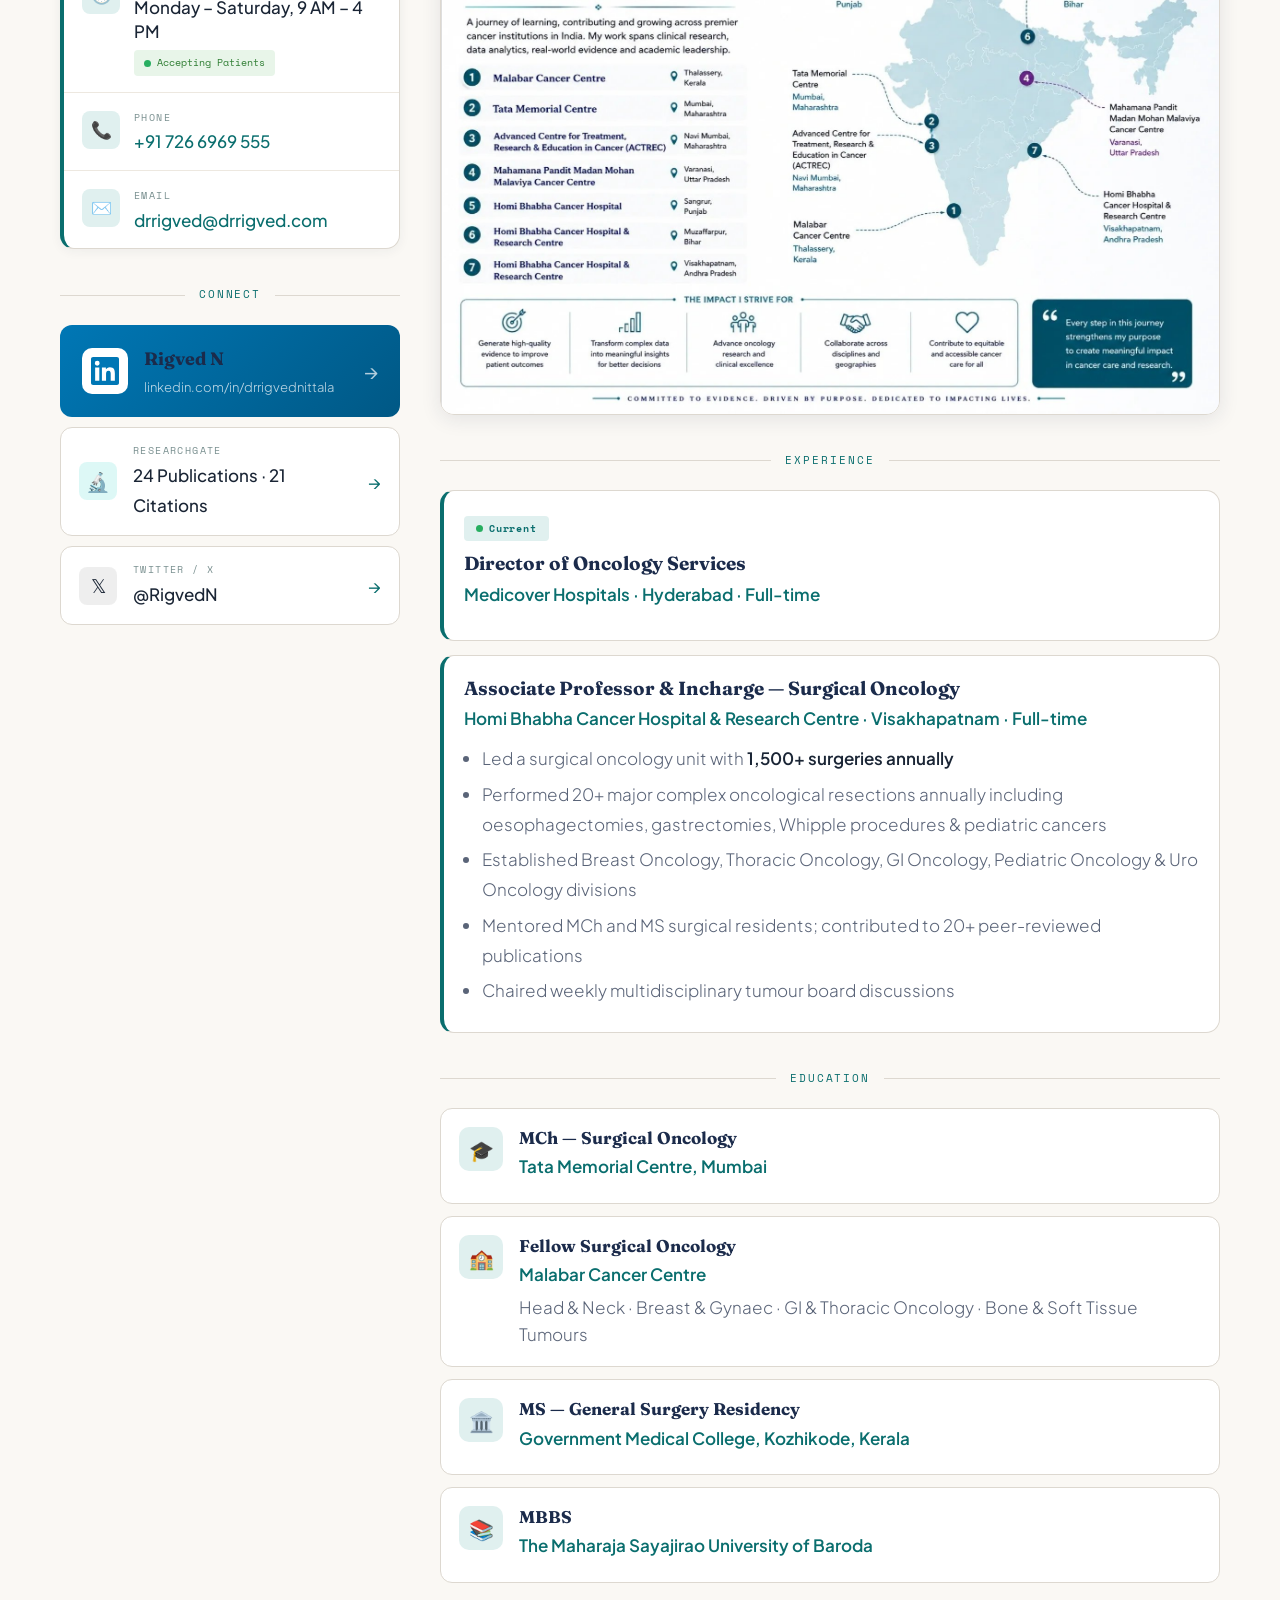
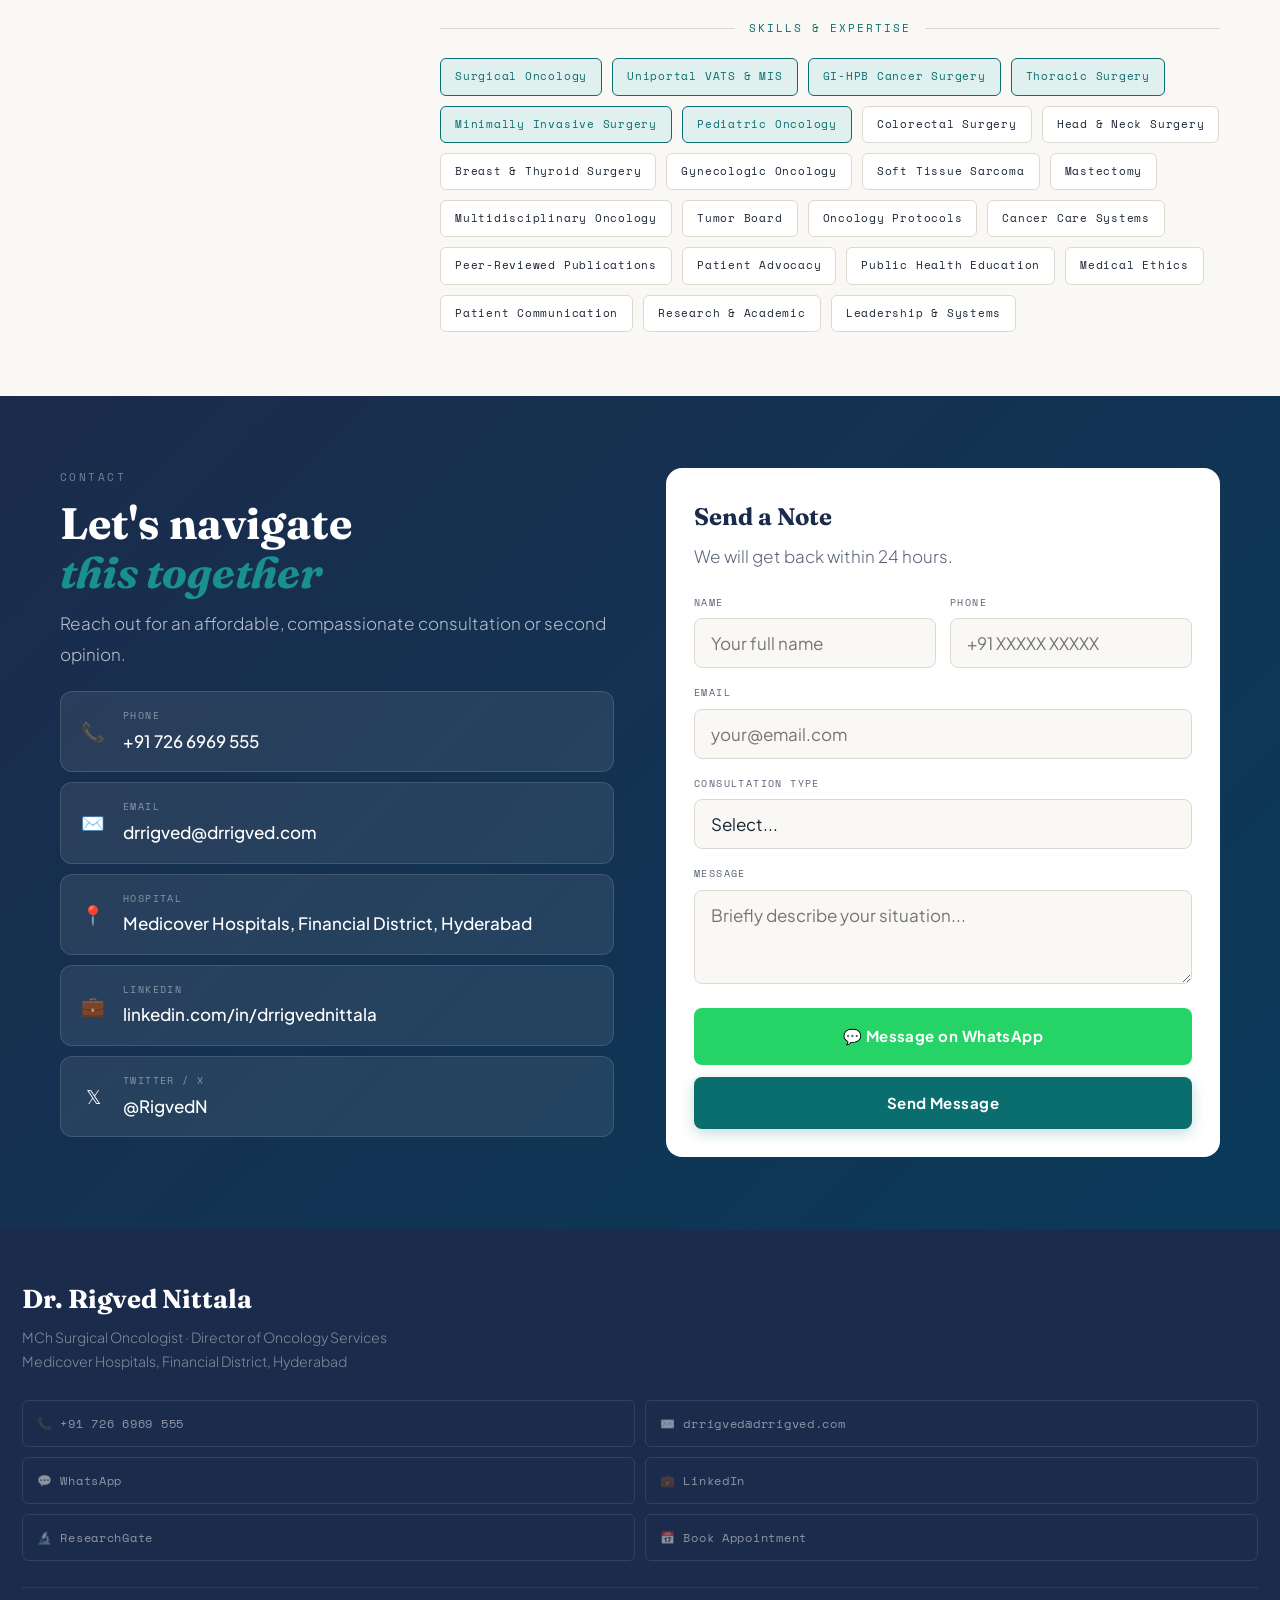
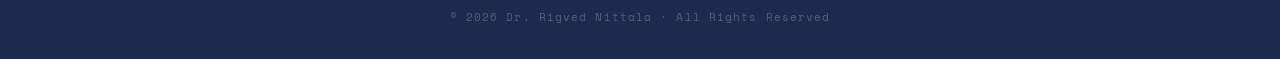
<file: about.html>
<!DOCTYPE html>
<html lang="en">
<head>
<meta charset="UTF-8"><meta name="viewport" content="width=device-width,initial-scale=1">
<title>About Dr. Rigved Nittala — Surgical Oncologist</title>
<meta name="description" content="Dr. Rigved Nittala, MCh Surgical Oncologist and Director of Oncology Services at Medicover Hospitals Hyderabad.">
<meta name="theme-color" content="#1B2B4B">
<link rel="manifest" href="manifest.json">
<link rel="stylesheet" href="shared.css">
<style>

/* ── PAGE HERO ── */
.about-hero{background:linear-gradient(135deg,var(--navy) 0%,#0A3A5A 100%);padding:56px 24px 80px;position:relative;overflow:hidden}
.about-hero::after{content:'';position:absolute;bottom:-1px;left:0;right:0;height:40px;background:var(--bg);clip-path:ellipse(55% 100% at 50% 100%)}
.about-hero::before{content:'';position:absolute;top:-60px;right:-60px;width:280px;height:280px;background:var(--teal);border-radius:50%;opacity:.07}
.hero-label{font-family:var(--mono);font-size:11px;letter-spacing:.22em;color:rgba(255,255,255,.4);text-transform:uppercase;margin-bottom:12px}
.hero-h1{font-family:var(--serif);font-size:clamp(36px,8vw,60px);font-weight:700;color:white;line-height:1.0;margin-bottom:10px}
.hero-h1 em{font-style:italic;color:var(--teal-light)}
.hero-sub{font-size:17px;color:rgba(255,255,255,.7);font-weight:300;line-height:1.7;max-width:560px}

/* ── MAIN GRID ── */
.about-section{padding:48px 24px;background:var(--bg)}
.about-grid{display:flex;flex-direction:column;gap:32px}

/* ── PROFILE CARD ── */
.profile-card{background:var(--white);border-radius:16px;overflow:hidden;box-shadow:0 4px 24px rgba(27,43,75,.1);border:1px solid var(--border)}
.profile-photo{position:relative;overflow:hidden}
.profile-photo img{width:100%;height:320px;object-fit:cover;object-position:center top;display:block}
.profile-badge{position:absolute;bottom:0;right:0;background:var(--teal);color:var(--navy);padding:10px 18px;font-family:var(--mono);font-size:11px;letter-spacing:.1em;border-radius:14px 0 0 0;font-weight:500}
.profile-info{padding:24px}
.profile-name{font-family:var(--serif);font-size:28px;font-weight:700;color:var(--navy);margin-bottom:5px;line-height:1.2}
.profile-role{font-size:15px;color:var(--teal);font-weight:500;margin-bottom:14px;line-height:1.4}
.chip-wrap{display:flex;flex-wrap:wrap;gap:8px}
.chip{font-family:var(--mono);font-size:11px;letter-spacing:.06em;padding:7px 14px;background:var(--teal-pale);border:1px solid var(--teal);color:var(--teal);border-radius:5px;font-weight:500}

/* ── INFO CARD ── */
.info-card{background:var(--white);border-radius:14px;overflow:hidden;border:1px solid var(--border);box-shadow:0 2px 12px rgba(27,43,75,.06);border-left:4px solid var(--teal)}
.info-row{display:flex;gap:14px;padding:16px 18px;border-bottom:1px solid var(--border-light);align-items:flex-start}
.info-row:last-child{border-bottom:none}
.info-icon{width:38px;height:38px;background:var(--teal-pale);border-radius:8px;display:flex;align-items:center;justify-content:center;font-size:17px;flex-shrink:0;margin-top:2px}
.info-label{font-family:var(--mono);font-size:10px;letter-spacing:.14em;color:var(--sage);text-transform:uppercase;margin-bottom:4px}
.info-value{font-size:var(--fs-body);color:var(--text);font-weight:500;line-height:1.4}
.info-sub{font-size:var(--fs-small);color:var(--muted);margin-top:3px;font-weight:300;line-height:1.6}
.green-badge{display:inline-flex;align-items:center;gap:6px;background:#e8f5e9;color:#2e7d32;padding:4px 10px;border-radius:4px;font-family:var(--mono);font-size:10px;margin-top:7px;font-weight:500}

/* ── SECTION DIVIDER ── */
.sec-div{display:flex;align-items:center;gap:14px;margin:36px 0 20px}
.sec-div-line{flex:1;height:1px;background:var(--border)}
.sec-div-label{font-family:var(--mono);font-size:11px;letter-spacing:.18em;text-transform:uppercase;color:var(--teal);white-space:nowrap;font-weight:500}

/* ── INTRO STATEMENT ── */
.intro-statement{background:linear-gradient(135deg,var(--navy),#0A3A5A);border-radius:14px;padding:24px;margin-bottom:28px}
.intro-statement p{font-family:var(--serif);font-size:19px;font-style:italic;color:var(--navy);line-height:1.7;font-weight:400}
.intro-statement p strong{color:var(--teal-light);font-style:normal}

/* ── BIO BOXES ── */
.bio-box{background:var(--white);border:1px solid var(--border);border-radius:14px;padding:22px;margin-bottom:18px;border-left:4px solid var(--teal)}
.bio-box-title{font-family:var(--serif);font-size:21px;font-weight:700;color:var(--navy);margin-bottom:14px;display:flex;align-items:center;gap:10px}
.bio-box-title span{font-size:22px}
.bio-box ul{list-style:none;padding:0;margin:0;display:flex;flex-direction:column;gap:10px}
.bio-box li{font-size:var(--fs-body);color:var(--muted);line-height:1.75;font-weight:300;padding-left:20px;position:relative}
.bio-box li::before{content:'→';position:absolute;left:0;color:var(--teal);font-weight:600;font-size:14px;top:2px}
.bio-box li strong{color:var(--text);font-weight:600}

/* ── CAREER MAP ── */
.career-map-wrap{margin:28px 0;border-radius:14px;overflow:hidden;border:1px solid var(--border);box-shadow:0 4px 20px rgba(27,43,75,.1)}
.career-map-wrap img{width:100%;display:block}

/* ── EXPERIENCE ── */
.exp-item{background:var(--white);border:1px solid var(--border);border-radius:14px;padding:20px;margin-bottom:14px;border-left:4px solid var(--teal);transition:box-shadow .2s}
.exp-item:hover{box-shadow:0 4px 20px rgba(27,43,75,.1)}
.exp-item.current{border-left-color:var(--teal)}
.exp-role{font-family:var(--serif);font-size:19px;font-weight:700;color:var(--navy);margin-bottom:4px;line-height:1.3}
.exp-org{font-size:var(--fs-small);color:var(--teal);font-weight:600;margin-bottom:10px}
.exp-desc ul{padding-left:18px;margin-top:8px}
.exp-desc li{font-size:var(--fs-body);color:var(--muted);line-height:1.75;margin-bottom:6px;font-weight:300}
.exp-desc li strong{color:var(--text);font-weight:600}
.current-badge{display:inline-flex;align-items:center;gap:6px;background:var(--teal-pale);color:var(--teal);padding:4px 12px;border-radius:4px;font-family:var(--mono);font-size:10px;font-weight:600;letter-spacing:.08em;margin-bottom:10px}

/* ── EDUCATION ── */
.edu-item{background:var(--white);border:1px solid var(--border);border-radius:12px;padding:18px;margin-bottom:12px;display:flex;gap:16px;align-items:flex-start}
.edu-icon{width:44px;height:44px;background:var(--teal-pale);border-radius:10px;display:flex;align-items:center;justify-content:center;font-size:20px;flex-shrink:0}
.edu-degree{font-family:var(--serif);font-size:17px;font-weight:700;color:var(--navy);margin-bottom:3px;line-height:1.3}
.edu-school{font-size:var(--fs-small);color:var(--teal);font-weight:600;margin-bottom:3px}
.edu-detail{font-size:var(--fs-small);color:var(--muted);font-weight:300;margin-top:4px;line-height:1.6}

/* ── SKILLS ── */
.skills-grid{display:flex;flex-wrap:wrap;gap:10px}
.skill{font-family:var(--mono);font-size:11px;letter-spacing:.07em;padding:8px 14px;border:1px solid var(--border);color:var(--text);background:var(--white);border-radius:6px;transition:all .2s;font-weight:400}
.skill:hover{border-color:var(--teal);color:var(--teal);background:var(--teal-pale)}
.skill.highlight{background:var(--teal-pale);border-color:var(--teal);color:var(--teal);font-weight:500}

/* ── SOCIAL ── */
.social-links{display:flex;flex-direction:column;gap:10px}
.social-link{display:flex;align-items:center;gap:16px;padding:14px 18px;border:1px solid var(--border);border-radius:12px;text-decoration:none;color:var(--text);transition:all .2s;background:var(--white)}
.social-link:hover{border-color:var(--navy);background:var(--bg-ivory);transform:translateX(3px)}
.social-icon{width:38px;height:38px;border-radius:8px;display:flex;align-items:center;justify-content:center;flex-shrink:0;font-size:19px}
.social-label{font-family:var(--mono);font-size:10px;letter-spacing:.14em;color:var(--sage);text-transform:uppercase;margin-bottom:2px}
.social-val{font-size:var(--fs-body);font-weight:500;color:var(--text)}
.social-arrow{margin-left:auto;color:var(--teal);font-size:18px}
.linkedin-card{background:linear-gradient(135deg,#0077B5,#005885);border-radius:12px;padding:18px 22px;display:flex;align-items:center;gap:16px;text-decoration:none;margin-bottom:10px}
.linkedin-logo{width:46px;height:46px;background:white;border-radius:10px;display:flex;align-items:center;justify-content:center;flex-shrink:0}
.linkedin-logo svg{width:28px;height:28px}
.linkedin-name{font-family:var(--serif);font-size:18px;font-weight:700;color:var(--navy);margin-bottom:2px}
.linkedin-role{font-size:13px;color:rgba(255,255,255,.75);font-weight:300}
.linkedin-arrow{color:rgba(255,255,255,.7);font-size:20px;margin-left:auto}

/* ── CONTACT ── */
.contact-section{background:linear-gradient(135deg,var(--navy) 0%,#0A3A5A 100%);padding:48px 24px}
.contact-grid{display:flex;flex-direction:column;gap:32px}
.contact-title{font-family:var(--serif);font-size:clamp(28px,6vw,44px);font-weight:700;color:white;line-height:1.1;margin-bottom:12px}
.contact-title em{font-style:italic;color:var(--teal-light)}
.contact-desc{font-size:var(--fs-body);color:rgba(255,255,255,.7);font-weight:300;line-height:1.8;margin-bottom:22px}
.c-link{display:flex;align-items:center;gap:16px;padding:15px 18px;background:rgba(255,255,255,.08);border:1px solid rgba(255,255,255,.12);border-radius:12px;text-decoration:none;color:white;transition:all .2s;margin-bottom:10px;min-height:54px}
.c-link:hover{background:rgba(255,255,255,.16);transform:translateX(3px)}
.c-link-icon{font-size:19px;width:28px;text-align:center;flex-shrink:0}
.c-link-label{font-family:var(--mono);font-size:10px;letter-spacing:.14em;color:rgba(255,255,255,.45);text-transform:uppercase;margin-bottom:2px}
.c-link-val{font-size:var(--fs-body);font-weight:500}
.cform{background:white;border-radius:16px;padding:28px}
.cform-title{font-family:var(--serif);font-size:24px;font-weight:700;color:var(--navy);margin-bottom:4px}
.cform-sub{font-size:var(--fs-small);color:var(--muted);font-weight:300;margin-bottom:22px}
.fg{margin-bottom:16px}
.fg label{display:block;font-family:var(--mono);font-size:10px;letter-spacing:.14em;text-transform:uppercase;color:var(--muted);margin-bottom:7px}
.fg input,.fg textarea,.fg select{width:100%;border:1.5px solid var(--border);border-radius:8px;padding:13px 16px;font-family:var(--sans);font-size:var(--fs-body);color:var(--text);background:var(--bg);outline:none;transition:border-color .2s;-webkit-appearance:none;min-height:50px}
.fg input:focus,.fg textarea:focus,.fg select:focus{border-color:var(--teal);box-shadow:0 0 0 3px rgba(10,110,110,.1)}
.fg textarea{resize:vertical;min-height:94px}
.fg-row{display:grid;grid-template-columns:1fr 1fr;gap:14px}

@media(min-width:768px){
  .about-hero{padding:80px 60px 100px}
  .about-section{padding:64px 60px}
  .about-grid{display:grid;grid-template-columns:340px 1fr;gap:40px;align-items:start}
  .contact-section{padding:72px 60px}
  .contact-grid{display:grid;grid-template-columns:1fr 1fr;gap:52px;align-items:start}
}
</style>
</head>
<body>
</div>
<nav class="main-nav">
  <a href="index.html" class="nav-logo"><svg width="32" height="32" viewBox="0 0 64 64"><g transform="translate(32,32)"><rect x="-5" y="-28" width="10" height="22" rx="5" fill="#0A6E6E" transform="rotate(0)"/><rect x="-5" y="-28" width="10" height="22" rx="5" fill="#0A6E6E" transform="rotate(60)"/><rect x="-5" y="-28" width="10" height="22" rx="5" fill="#0A6E6E" transform="rotate(120)"/><rect x="-5" y="-28" width="10" height="22" rx="5" fill="#0A6E6E" transform="rotate(180)"/><rect x="-5" y="-28" width="10" height="22" rx="5" fill="#0A6E6E" transform="rotate(240)"/><rect x="-5" y="-28" width="10" height="22" rx="5" fill="#0A6E6E" transform="rotate(300)"/><circle r="8" fill="#1B2B4B"/><circle r="4" fill="#4A9B8E"/></g></svg><div class="nav-logo-text">Dr. Rigved Nittala<small>Surgical Oncologist</small></div></a>
  <ul class="nav-links"><li><a href="index.html">Home</a></li><li><a href="about.html" class="active">About</a></li><li><a href="research.html">Research</a></li><li><a href="faq.html">FAQ</a></li><li><a href="blog.html">Blog</a></li><li><a href="gallery.html">Gallery</a></li></ul>
  <div class="nav-right" style="position:relative">
    <button class="lang-btn" onclick="toggleLangMenu()">🌐 <span id="langLabel">EN</span></button>
    <div class="lang-menu" id="langMenu">
      <div class="lang-option active" data-lang="en" onclick="setLang('en');document.getElementById('langLabel').textContent='EN'">🇬🇧 English</div>
      <div class="lang-option" data-lang="te" onclick="setLang('te');document.getElementById('langLabel').textContent='TE'">🇮🇳 తెలుగు</div>
      <div class="lang-option" data-lang="hi" onclick="setLang('hi');document.getElementById('langLabel').textContent='HI'">🇮🇳 हिंदी</div>
    </div>
    <a href="#contact" class="nav-cta">Book Consultation</a>
  </div>
</nav>

<div class="page-wrap">

<!-- HERO -->
<div class="about-hero">
  <div class="hero-label reveal">02 — About</div>
  <h1 class="hero-h1 reveal d1">The doctor<br>behind the <em>practice</em></h1>
  <p class="hero-sub reveal d2" data-t="heroSub">Treatment decisions in cancer care must be informed and not rushed, and one should explore effective oncology solutions for optimal cancer treatment.</p>
</div>

<!-- MAIN SECTION -->
<div class="about-section">
  <div class="about-grid">

    <!-- LEFT SIDEBAR -->
    <div>
      <!-- PROFILE CARD -->
      <div class="profile-card reveal">
        <div class="profile-photo">
          <img src="doctor-photo.jpg" alt="Dr. Rigved Nittala"/>
          <div class="profile-badge">MCh · Surgical Oncology</div>
        </div>
        <div class="profile-info">
          <div class="profile-name">Dr. Rigved Nittala</div>
          <div class="profile-role">Director of Oncology Services · Medicover Hospitals</div>
          <div class="chip-wrap">
            <span class="chip">MCh Surgical Oncology</span>
            <span class="chip">Uniportal VATS</span>
            <span class="chip">Minimally Invasive Surgery</span>
          </div>
        </div>
      </div>

      <!-- INFO CARD -->
      <div class="info-card reveal d1">
        <div class="info-row"><div class="info-icon">🏥</div><div><div class="info-label">Currently</div><div class="info-value">Director of Oncology Services</div><div class="info-sub">Medicover Hospitals, Financial District, Hyderabad</div></div></div>
        <div class="info-row"><div class="info-icon">🎓</div><div><div class="info-label">Highest Qualification</div><div class="info-value">MCh Surgical Oncology</div><div class="info-sub">Tata Memorial Centre, Mumbai</div></div></div>
        <div class="info-row"><div class="info-icon">⏱️</div><div><div class="info-label">Experience</div><div class="info-value">15+ Years Surgical Experience</div><div class="info-sub">Tata Memorial Centre &amp; Malabar Cancer Centre trained</div></div></div>
        <div class="info-row"><div class="info-icon">🕐</div><div><div class="info-label">Clinic Hours</div><div class="info-value">Monday – Saturday, 9 AM – 4 PM</div><div class="green-badge"><span class="status-dot"></span>Accepting Patients</div></div></div>
        <div class="info-row"><div class="info-icon">📞</div><div><div class="info-label">Phone</div><div class="info-value"><a href="tel:+917266969555" style="color:var(--teal);text-decoration:none">+91 726 6969 555</a></div></div></div>
        <div class="info-row"><div class="info-icon">✉️</div><div><div class="info-label">Email</div><div class="info-value"><a href="mailto:drrigved@drrigved.com" style="color:var(--teal);text-decoration:none">drrigved@drrigved.com</a></div></div></div>
      </div>

      <!-- CONNECT -->
      <div class="sec-div reveal"><div class="sec-div-line"></div><div class="sec-div-label">Connect</div><div class="sec-div-line"></div></div>
      <a href="https://www.linkedin.com/in/drrigvednittala/" target="_blank" class="linkedin-card reveal">
        <div class="linkedin-logo"><svg viewBox="0 0 24 24" fill="#0077B5"><path d="M20.447 20.452h-3.554v-5.569c0-1.328-.027-3.037-1.852-3.037-1.853 0-2.136 1.445-2.136 2.939v5.667H9.351V9h3.414v1.561h.046c.477-.9 1.637-1.85 3.37-1.85 3.601 0 4.267 2.37 4.267 5.455v6.286zM5.337 7.433a2.062 2.062 0 01-2.063-2.065 2.064 2.064 0 112.063 2.065zm1.782 13.019H3.555V9h3.564v11.452zM22.225 0H1.771C.792 0 0 .774 0 1.729v20.542C0 23.227.792 24 1.771 24h20.451C23.2 24 24 23.227 24 22.271V1.729C24 .774 23.2 0 22.222 0h.003z"/></svg></div>
        <div><div class="linkedin-name">Rigved N</div><div class="linkedin-role">linkedin.com/in/drrigvednittala</div></div>
        <div class="linkedin-arrow">→</div>
      </a>
      <div class="social-links reveal d1">
        <a href="https://www.researchgate.net/profile/Rigved-Nittala" target="_blank" class="social-link"><div class="social-icon" style="background:#00CCBB22">🔬</div><div><div class="social-label">ResearchGate</div><div class="social-val">24 Publications · 21 Citations</div></div><div class="social-arrow">→</div></a>
        <a href="https://twitter.com/RigvedN" target="_blank" class="social-link"><div class="social-icon" style="background:#00000011">𝕏</div><div><div class="social-label">Twitter / X</div><div class="social-val">@RigvedN</div></div><div class="social-arrow">→</div></a>
      </div>
    </div>

    <!-- RIGHT CONTENT -->
    <div>

      <!-- INTRO STATEMENT -->
      <div class="intro-statement reveal">
        <p>Surgical oncology where evidence meets compassion — <strong>complex cancer needs simple solutions.</strong></p>
      </div>

      <!-- IN A NUTSHELL -->
      <div class="sec-div reveal"><div class="sec-div-line"></div><div class="sec-div-label">In a Nutshell</div><div class="sec-div-line"></div></div>
      <div class="bio-box reveal d1">
        <div class="bio-box-title"><span>🩺</span> Who I Am</div>
        <ul>
          <li>I am a surgical oncologist with over a decade of experience managing <strong>complex cancers of the gastrointestinal tract, breast, thorax, and head and neck.</strong></li>
          <li>My training at <strong>Tata Memorial Centre, Mumbai</strong> — India's premier cancer institution — &amp; <strong>Malabar Cancer Centre, Thalassery</strong>, shaped a practice philosophy rooted in evidence-based oncosurgery, multidisciplinary decision-making, and compassionate patient communication.</li>
        </ul>
      </div>

      <!-- BEEN THERE DONE THAT -->
      <div class="sec-div reveal"><div class="sec-div-line"></div><div class="sec-div-label">Been There, Done That</div><div class="sec-div-line"></div></div>
      <div class="bio-box reveal d1" style="border-left-color:var(--teal)">
        <div class="bio-box-title"><span>🏗️</span> Beyond the OT</div>
        <ul>
          <li>Beyond the operating theatre, I have <strong>built surgical oncology units from the ground up</strong> — including establishing specialty services at HBCHRC Visakhapatnam.</li>
          <li>I am deeply invested in <strong>cancer care systems, clinician education, and public health communication.</strong></li>
          <li>I actively contribute to research and have <strong>21+ peer-reviewed publications</strong>, with ongoing work in cancer diagnosis communication practices across Indian healthcare settings.</li>
        </ul>
      </div>

      <!-- CAREER MAP -->
      <div class="sec-div reveal"><div class="sec-div-line"></div><div class="sec-div-label">My Journey</div><div class="sec-div-line"></div></div>
      <div class="career-map-wrap reveal d1">
        <img src="career-map.png" alt="Dr. Rigved Nittala — Journey Across Leading Cancer Centres Across India"/>
      </div>

      <!-- EXPERIENCE -->
      <div class="sec-div reveal"><div class="sec-div-line"></div><div class="sec-div-label">Experience</div><div class="sec-div-line"></div></div>

      <div class="exp-item current reveal">
        <div class="current-badge"><span class="status-dot"></span> Current</div>
        <div class="exp-role">Director of Oncology Services</div>
        <div class="exp-org">Medicover Hospitals · Hyderabad · Full-time</div>
      </div>

      <div class="exp-item reveal d1">
        <div class="exp-role">Associate Professor &amp; Incharge — Surgical Oncology</div>
        <div class="exp-org">Homi Bhabha Cancer Hospital &amp; Research Centre · Visakhapatnam · Full-time</div>
        <div class="exp-desc">
          <ul>
            <li>Led a surgical oncology unit with <strong>1,500+ surgeries annually</strong></li>
            <li>Performed 20+ major complex oncological resections annually including oesophagectomies, gastrectomies, Whipple procedures &amp; pediatric cancers</li>
            <li>Established Breast Oncology, Thoracic Oncology, GI Oncology, Pediatric Oncology &amp; Uro Oncology divisions</li>
            <li>Mentored MCh and MS surgical residents; contributed to 20+ peer-reviewed publications</li>
            <li>Chaired weekly multidisciplinary tumour board discussions</li>
          </ul>
        </div>
      </div>

      <!-- EDUCATION -->
      <div class="sec-div reveal"><div class="sec-div-line"></div><div class="sec-div-label">Education</div><div class="sec-div-line"></div></div>
      <div class="edu-item reveal">
        <div class="edu-icon">🎓</div>
        <div><div class="edu-degree">MCh — Surgical Oncology</div><div class="edu-school">Tata Memorial Centre, Mumbai</div></div>
      </div>
      <div class="edu-item reveal d1">
        <div class="edu-icon">🏫</div>
        <div><div class="edu-degree">Fellow Surgical Oncology</div><div class="edu-school">Malabar Cancer Centre</div><div class="edu-detail">Head &amp; Neck · Breast &amp; Gynaec · GI &amp; Thoracic Oncology · Bone &amp; Soft Tissue Tumours</div></div>
      </div>
      <div class="edu-item reveal d2">
        <div class="edu-icon">🏛️</div>
        <div><div class="edu-degree">MS — General Surgery Residency</div><div class="edu-school">Government Medical College, Kozhikode, Kerala</div></div>
      </div>
      <div class="edu-item reveal">
        <div class="edu-icon">📚</div>
        <div><div class="edu-degree">MBBS</div><div class="edu-school">The Maharaja Sayajirao University of Baroda</div></div>
      </div>

      <!-- SKILLS -->
      <div class="sec-div reveal"><div class="sec-div-line"></div><div class="sec-div-label">Skills &amp; Expertise</div><div class="sec-div-line"></div></div>
      <div class="skills-grid reveal">
        <span class="skill highlight">Surgical Oncology</span>
        <span class="skill highlight">Uniportal VATS &amp; MIS</span>
        <span class="skill highlight">GI-HPB Cancer Surgery</span>
        <span class="skill highlight">Thoracic Surgery</span>
        <span class="skill highlight">Minimally Invasive Surgery</span>
        <span class="skill highlight">Pediatric Oncology</span>
        <span class="skill">Colorectal Surgery</span>
        <span class="skill">Head &amp; Neck Surgery</span>
        <span class="skill">Breast &amp; Thyroid Surgery</span>
        <span class="skill">Gynecologic Oncology</span>
        <span class="skill">Soft Tissue Sarcoma</span>
        <span class="skill">Mastectomy</span>
        <span class="skill">Multidisciplinary Oncology</span>
        <span class="skill">Tumor Board</span>
        <span class="skill">Oncology Protocols</span>
        <span class="skill">Cancer Care Systems</span>
        <span class="skill">Peer-Reviewed Publications</span>
        <span class="skill">Patient Advocacy</span>
        <span class="skill">Public Health Education</span>
        <span class="skill">Medical Ethics</span>
        <span class="skill">Patient Communication</span>
        <span class="skill">Research &amp; Academic</span>
        <span class="skill">Leadership &amp; Systems</span>
      </div>

    </div>
  </div>
</div>

<!-- CONTACT -->
<div class="contact-section" id="contact">
  <div class="contact-grid">
    <div>
      <div class="hero-label reveal" style="color:rgba(255,255,255,.4)">Contact</div>
      <h2 class="contact-title reveal">Let's navigate<br><em>this together</em></h2>
      <p class="contact-desc reveal d1">Reach out for an affordable, compassionate consultation or second opinion.</p>
      <div class="reveal d2">
        <a href="tel:+917266969555" class="c-link"><div class="c-link-icon">📞</div><div><div class="c-link-label">Phone</div><div class="c-link-val">+91 726 6969 555</div></div></a>
        <a href="mailto:drrigved@drrigved.com" class="c-link"><div class="c-link-icon">✉️</div><div><div class="c-link-label">Email</div><div class="c-link-val">drrigved@drrigved.com</div></div></a>
        <a href="https://maps.google.com/?q=Medicover+Hospitals+Financial+District+Hyderabad" target="_blank" class="c-link"><div class="c-link-icon">📍</div><div><div class="c-link-label">Hospital</div><div class="c-link-val">Medicover Hospitals, Financial District, Hyderabad</div></div></a>
        <a href="https://www.linkedin.com/in/drrigvednittala/" target="_blank" class="c-link"><div class="c-link-icon">💼</div><div><div class="c-link-label">LinkedIn</div><div class="c-link-val">linkedin.com/in/drrigvednittala</div></div></a>
        <a href="https://twitter.com/RigvedN" target="_blank" class="c-link"><div class="c-link-icon">𝕏</div><div><div class="c-link-label">Twitter / X</div><div class="c-link-val">@RigvedN</div></div></a>
      </div>
    </div>
    <div class="cform reveal d1">
      <h3 class="cform-title">Send a Note</h3>
      <p class="cform-sub">We will get back within 24 hours.</p>
      <div class="fg-row">
        <div class="fg"><label>Name</label><input type="text" id="cname" placeholder="Your full name"></div>
        <div class="fg"><label>Phone</label><input type="tel" id="cphone" placeholder="+91 XXXXX XXXXX"></div>
      </div>
      <div class="fg"><label>Email</label><input type="email" id="cemail" placeholder="your@email.com"></div>
      <div class="fg"><label>Consultation Type</label>
        <select id="ctype">
          <option value="">Select...</option>
          <option>First Consultation</option>
          <option>Second Opinion on Diagnosis</option>
          <option>Second Opinion on Treatment</option>
          <option>Post-Surgery Follow-Up</option>
          <option>Referring Physician Enquiry</option>
          <option>Research / Academic Enquiry</option>
        </select>
      </div>
      <div class="fg"><label>Message</label><textarea id="cmsg" placeholder="Briefly describe your situation..."></textarea></div>
      <a href="https://wa.me/917266969555" target="_blank" class="btn btn-full" style="background:#25D366;color:white;margin-bottom:12px;min-height:52px;font-size:15px">💬 Message on WhatsApp</a>
      <button class="btn btn-primary btn-full" style="min-height:52px;font-size:15px" onclick="sendContact()">Send Message</button>
      <div id="contactMsg" style="display:none;margin-top:12px;padding:10px 14px;border-radius:8px;font-size:14px"></div>
    </div>
  </div>
</div>

<footer class="main-footer">
  <div class="footer-name">Dr. Rigved Nittala</div>
  <p class="footer-tagline">MCh Surgical Oncologist · Director of Oncology Services<br>Medicover Hospitals, Financial District, Hyderabad</p>
  <div class="footer-grid">
    <a href="tel:+917266969555">📞 +91 726 6969 555</a><a href="mailto:drrigved@drrigved.com">✉️ drrigved@drrigved.com</a>
    <a href="https://wa.me/917266969555" target="_blank">💬 WhatsApp</a><a href="https://www.linkedin.com/in/drrigvednittala/" target="_blank">💼 LinkedIn</a>
    <a href="https://www.researchgate.net/profile/Rigved-Nittala" target="_blank">🔬 ResearchGate</a><a href="#contact">📅 Book Appointment</a>
  </div>
  <div class="footer-copy">© 2026 Dr. Rigved Nittala · All Rights Reserved</div>
</footer>
</div>

<nav class="bottom-nav">
  <a href="index.html"><svg viewBox="0 0 24 24"><path d="M3 9l9-7 9 7v11a2 2 0 01-2 2H5a2 2 0 01-2-2z"/><polyline points="9,22 9,12 15,12 15,22"/></svg>Home</a>
  <a href="about.html" class="active"><svg viewBox="0 0 24 24"><path d="M20 21v-2a4 4 0 00-4-4H8a4 4 0 00-4 4v2"/><circle cx="12" cy="7" r="4"/></svg>About</a>
  <a href="research.html"><svg viewBox="0 0 24 24"><path d="M2 3h6a4 4 0 014 4v14a3 3 0 00-3-3H2z"/><path d="M22 3h-6a4 4 0 00-4 4v14a3 3 0 013-3h7z"/></svg>Research</a>
  <a href="faq.html"><svg viewBox="0 0 24 24"><circle cx="12" cy="12" r="10"/><path d="M9.09 9a3 3 0 015.83 1c0 2-3 3-3 3"/><line x1="12" y1="17" x2="12.01" y2="17"/></svg>FAQ</a>
  <a href="blog.html"><svg viewBox="0 0 24 24"><path d="M11 4H4a2 2 0 00-2 2v14a2 2 0 002 2h14a2 2 0 002-2v-7"/><path d="M18.5 2.5a2.121 2.121 0 013 3L12 15l-4 1 1-4 9.5-9.5z"/></svg>Blog</a>
  <a href="gallery.html"><svg viewBox="0 0 24 24"><rect x="3" y="3" width="18" height="18" rx="2"/><circle cx="8.5" cy="8.5" r="1.5"/><polyline points="21,15 16,10 5,21"/></svg>Gallery</a>
</nav>
<a href="https://wa.me/917266969555" class="wa-float" target="_blank"><svg viewBox="0 0 24 24"><path d="M17.472 14.382c-.297-.149-1.758-.867-2.03-.967-.273-.099-.471-.148-.67.15-.197.297-.767.966-.94 1.164-.173.199-.347.223-.644.075-.297-.15-1.255-.463-2.39-1.475-.883-.788-1.48-1.761-1.653-2.059-.173-.297-.018-.458.13-.606.134-.133.298-.347.446-.52.149-.174.198-.298.298-.497.099-.198.05-.371-.025-.52-.075-.149-.669-1.612-.916-2.207-.242-.579-.487-.5-.669-.51-.173-.008-.371-.01-.57-.01-.198 0-.52.074-.792.372-.272.297-1.04 1.016-1.04 2.479 0 1.462 1.065 2.875 1.213 3.074.149.198 2.096 3.2 5.077 4.487.709.306 1.262.489 1.694.625.712.227 1.36.195 1.871.118.571-.085 1.758-.719 2.006-1.413.248-.694.248-1.289.173-1.413-.074-.124-.272-.198-.57-.347m-5.421 7.403h-.004a9.87 9.87 0 01-5.031-1.378l-.361-.214-3.741.982.998-3.648-.235-.374a9.86 9.86 0 01-1.51-5.26c.001-5.45 4.436-9.884 9.888-9.884 2.64 0 5.122 1.03 6.988 2.898a9.825 9.825 0 012.893 6.994c-.003 5.45-4.437 9.884-9.885 9.884m8.413-18.297A11.815 11.815 0 0012.05 0C5.495 0 .16 5.335.157 11.892c0 2.096.547 4.142 1.588 5.945L.057 24l6.305-1.654a11.882 11.882 0 005.683 1.448h.005c6.554 0 11.89-5.335 11.893-11.893a11.821 11.821 0 00-3.48-8.413Z"/></svg></a>
<script>
function sendContact() {
  var name = document.getElementById('cname').value.trim();
  var phone = document.getElementById('cphone').value.trim();
  var email = document.getElementById('cemail').value.trim();
  var type = document.getElementById('ctype').value;
  var msg = document.getElementById('cmsg').value.trim();
  var statusEl = document.getElementById('contactMsg');
  if (!name || !email || !msg) { statusEl.style.display='block'; statusEl.style.background='#fdecea'; statusEl.style.color='#c62828'; statusEl.textContent='Please fill in name, email and message.'; return; }
  var sub = encodeURIComponent('Consultation Request — ' + (type || 'General') + ' — ' + name);
  var body = encodeURIComponent('Name: ' + name + '\nPhone: ' + (phone || 'Not provided') + '\nEmail: ' + email + '\nType: ' + (type || 'General') + '\n\nMessage:\n' + msg);
  window.location.href = 'mailto:drrigved@drrigved.com?subject=' + sub + '&body=' + body;
  statusEl.style.display='block'; statusEl.style.background='#e8f5e9'; statusEl.style.color='#2e7d32'; statusEl.textContent='Opening your email app to send the message.';
}
const obs = new IntersectionObserver(e => e.forEach(x => { if(x.isIntersecting) x.target.classList.add('visible'); }), {threshold:.1, rootMargin:'0px 0px -30px 0px'});
document.querySelectorAll('.reveal').forEach(el => obs.observe(el));
function toggleLangMenu() { document.getElementById('langMenu').classList.toggle('open'); }
const ABOUT_TRANSLATIONS = {
  en: { heroSub: 'Treatment decisions in cancer care must be informed and not rushed, and one should explore effective oncology solutions for optimal cancer treatment.' },
  te: { heroSub: 'క్యాన్సర్ చికిత్సలో నిర్ణయాలు సమాచారంతో మరియు తొందరపాటు లేకుండా తీసుకోవాలి, మరియు సరైన క్యాన్సర్ చికిత్స కోసం ప్రభావాన్ని అన్వేషించాలి.' },
  hi: { heroSub: 'कैंसर देखभाल में उपचार के निर्णय सूचित होने चाहिए और जल्दबाजी में नहीं, और इष्टतम उपचार के लिए प्रभावी ऑन्कोलॉजी समाधान खोजने चाहिए।' }
};
function setLang(lang) {
  const t = ABOUT_TRANSLATIONS[lang];
  document.querySelectorAll('[data-t]').forEach(el => { if(t[el.dataset.t]) el.innerHTML = t[el.dataset.t]; });
  document.querySelectorAll('.lang-option').forEach(o => o.classList.toggle('active', o.dataset.lang === lang));
  document.getElementById('langMenu').classList.remove('open');
}
if ('serviceWorker' in navigator) navigator.serviceWorker.register('sw.js');
</script>
</body>
</html>
</file>
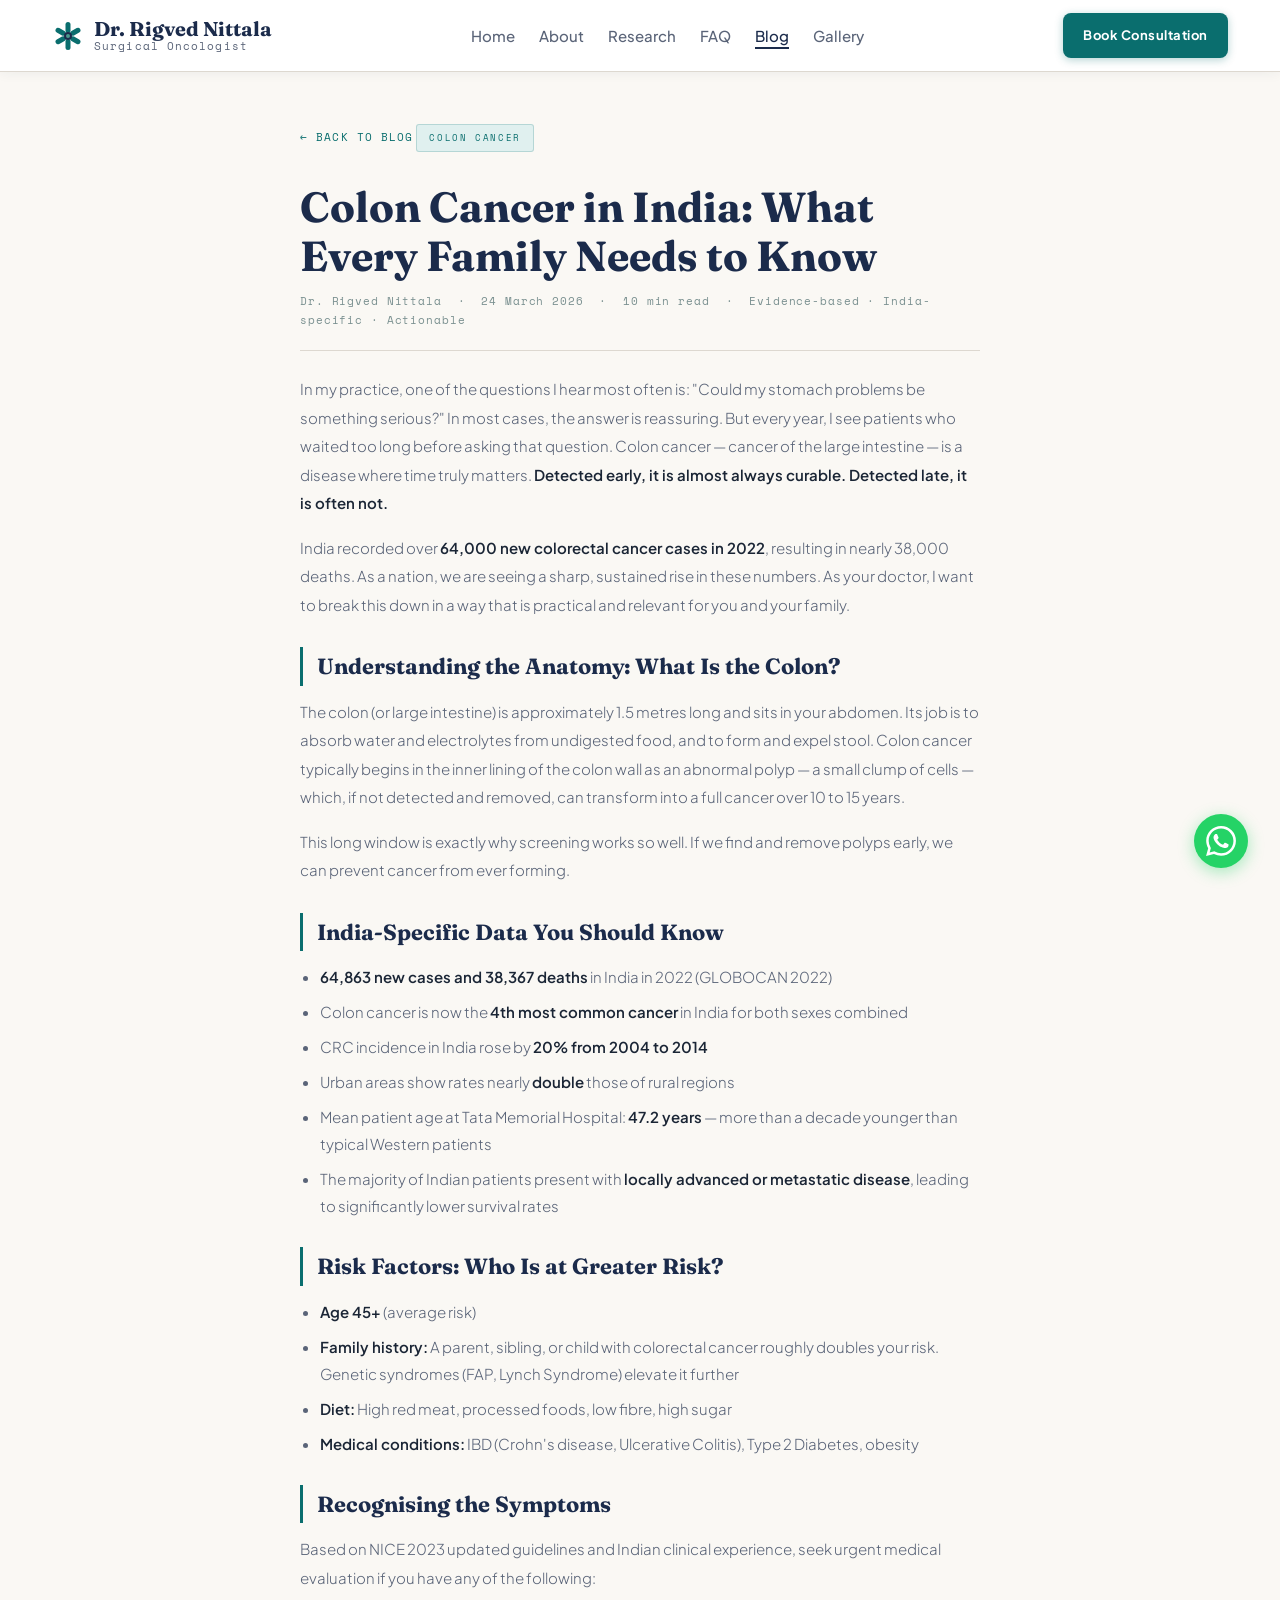
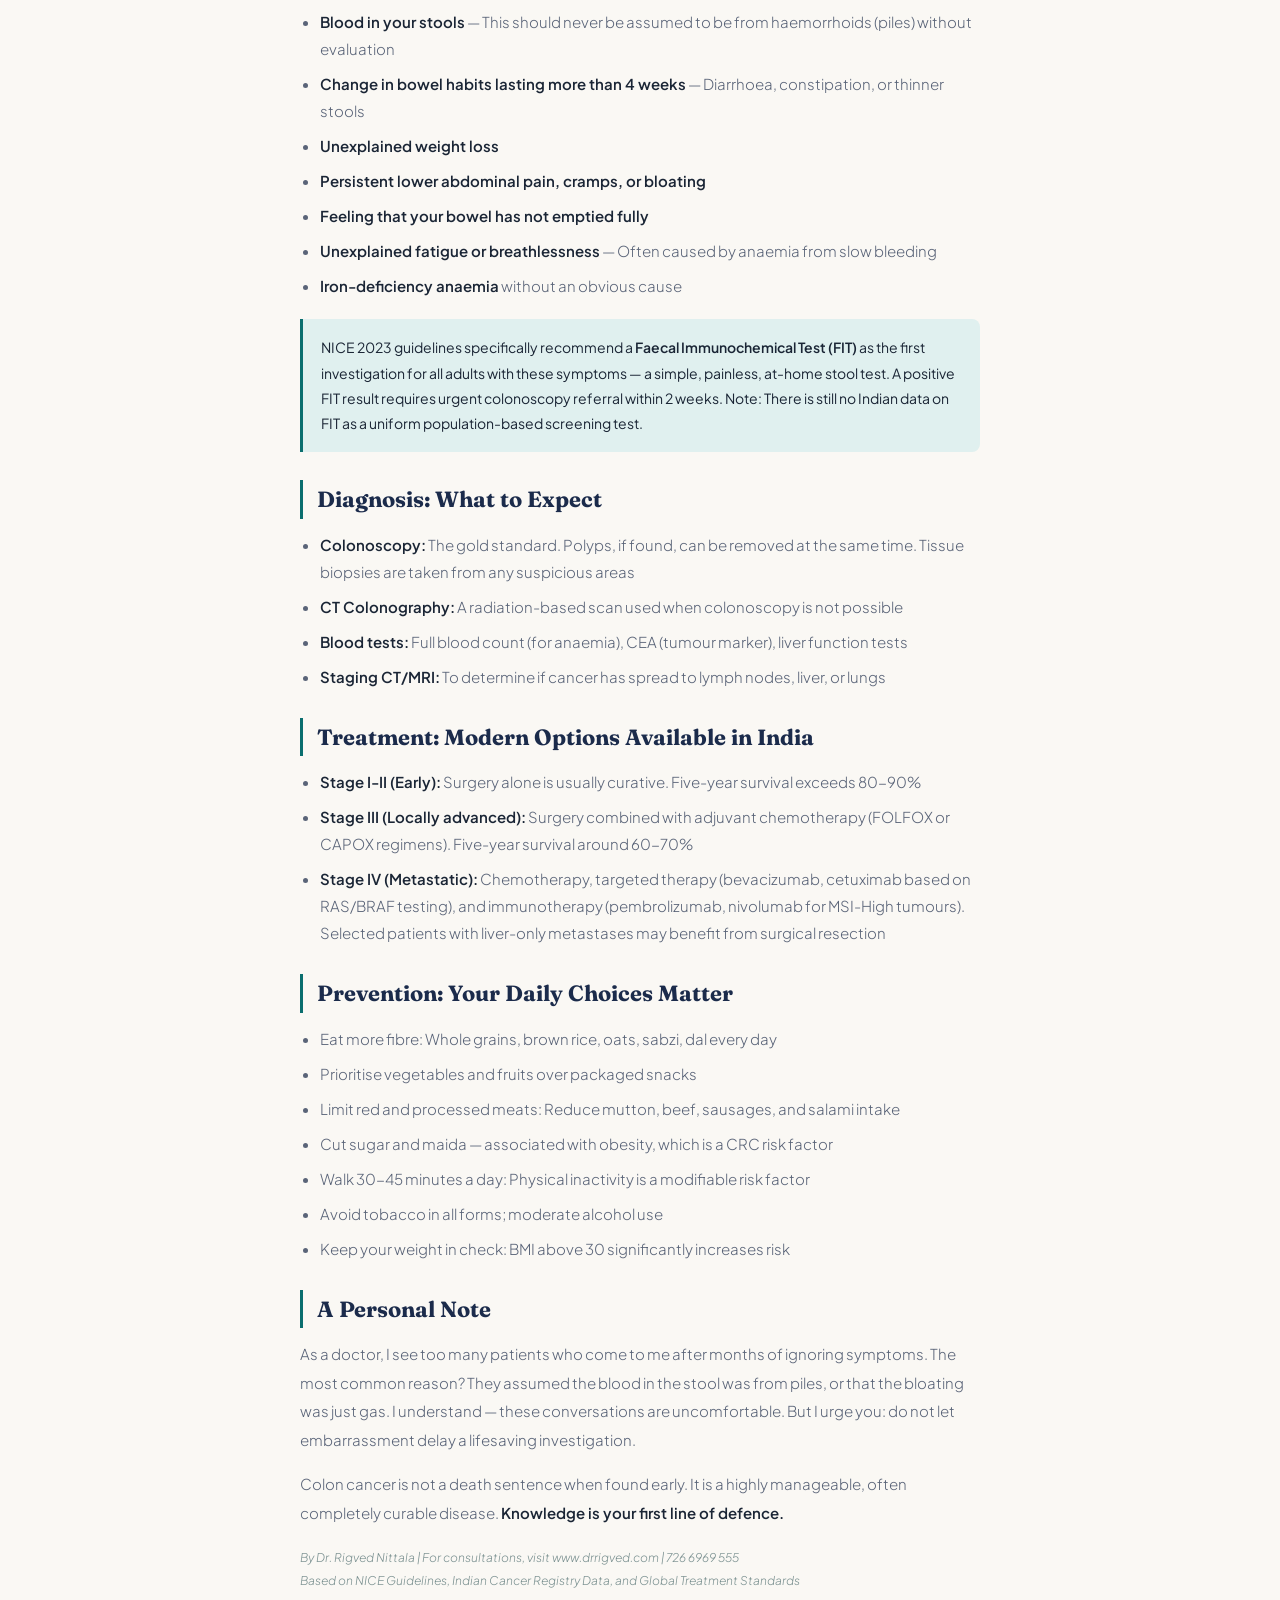
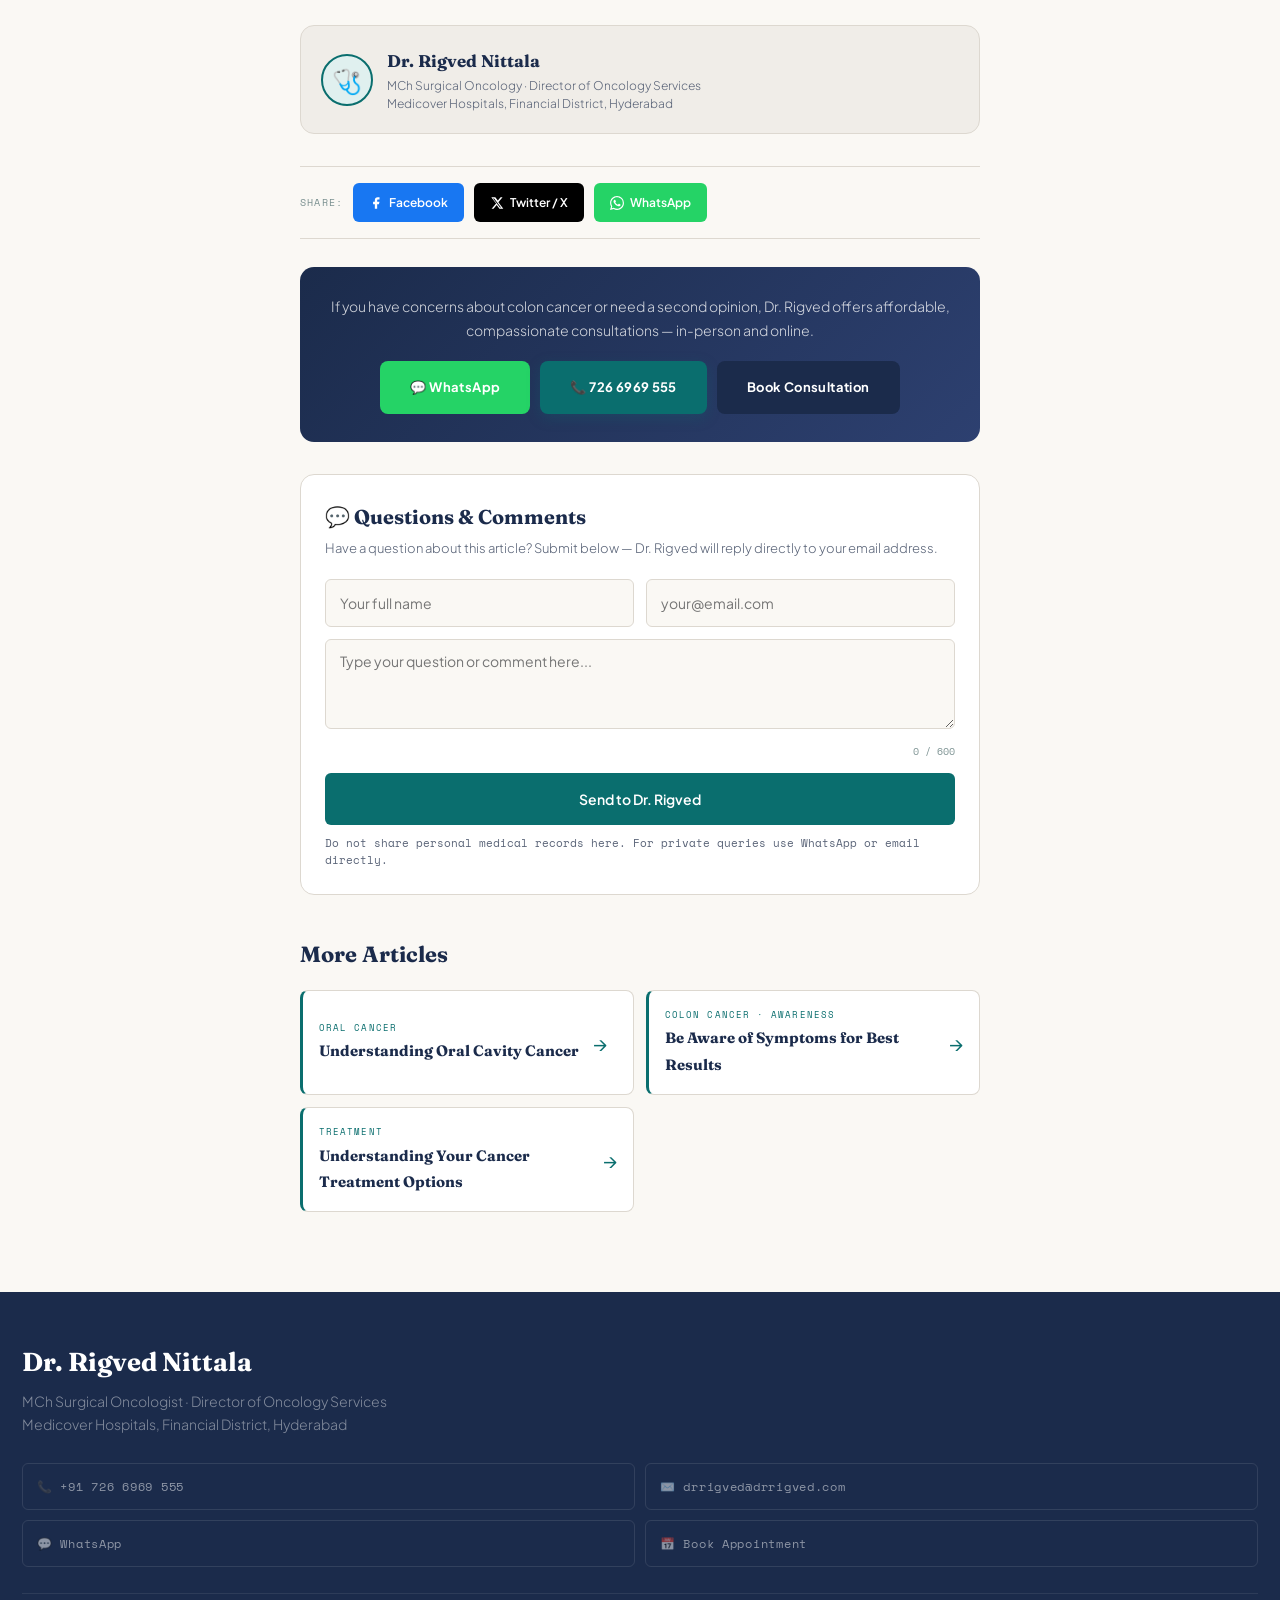
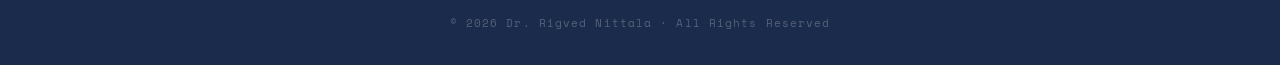
<file: blog-colon-cancer.html>
<!DOCTYPE html>
<html lang="en">
<head>
<meta charset="UTF-8"><meta name="viewport" content="width=device-width,initial-scale=1">
<title>Colon Cancer in India — Dr. Rigved Nittala</title>
<meta name="description" content="India-specific data, risk factors, symptoms and prevention tips for colon cancer by Dr. Rigved Nittala, Surgical Oncologist Hyderabad.">
<meta name="theme-color" content="#1B2B4B"><link rel="manifest" href="manifest.json"><link rel="stylesheet" href="shared.css">
<style>
.art-wrap{max-width:760px;margin:0 auto;padding:32px 20px 60px}
.back-btn{display:inline-flex;align-items:center;gap:8px;font-family:var(--mono);font-size:11px;letter-spacing:.1em;text-transform:uppercase;color:var(--teal);text-decoration:none;margin-bottom:28px;padding:8px 0}
.back-btn:hover{color:var(--navy)}
.art-cat{font-family:var(--mono);font-size:9px;letter-spacing:.18em;text-transform:uppercase;color:var(--teal);background:var(--teal-pale);padding:5px 12px;border-radius:3px;display:inline-block;margin-bottom:14px;border:1px solid rgba(10,110,110,.2)}
.art-title{font-family:var(--serif);font-size:clamp(26px,6vw,42px);font-weight:700;color:var(--navy);line-height:1.15;margin-bottom:12px}
.art-meta{font-family:var(--mono);font-size:11px;color:var(--sage);letter-spacing:.08em;margin-bottom:24px;padding-bottom:20px;border-bottom:1px solid var(--border)}
.art-body h3{font-family:var(--serif);font-size:22px;font-weight:700;color:var(--navy);margin:28px 0 12px;border-left:3px solid var(--teal);padding-left:14px}
.art-body p{font-size:15px;line-height:1.9;color:var(--muted);margin-bottom:16px;font-weight:300}
.art-body ul{padding-left:20px;margin-bottom:16px}
.art-body li{font-size:15px;line-height:1.8;color:var(--muted);margin-bottom:8px;font-weight:300}
.art-body strong{color:var(--text);font-weight:600}
.art-body .hl{background:var(--teal-pale);border-left:3px solid var(--teal);padding:16px 18px;border-radius:0 var(--radius) var(--radius) 0;margin:20px 0;font-size:14px;color:var(--text);line-height:1.8}
.art-byline{display:flex;align-items:center;gap:14px;padding:20px;border:1px solid var(--border);border-radius:var(--radius-lg);margin:32px 0;background:var(--surface)}
.byline-av{width:52px;height:52px;background:var(--teal-pale);border-radius:50%;display:flex;align-items:center;justify-content:center;font-size:24px;flex-shrink:0;border:2px solid var(--teal)}
.byline-name{font-family:var(--serif);font-size:17px;font-weight:700;color:var(--navy)}
.byline-role{font-size:12px;color:var(--muted);font-weight:300;line-height:1.5;margin-top:2px}
.share-strip{display:flex;align-items:center;gap:10px;padding:16px 0;border-top:1px solid var(--border);border-bottom:1px solid var(--border);margin:24px 0;flex-wrap:wrap}
.share-label{font-family:var(--mono);font-size:10px;letter-spacing:.12em;color:var(--sage);text-transform:uppercase}
.share-fb{display:inline-flex;align-items:center;gap:6px;padding:9px 16px;background:#1877F2;color:white;border-radius:6px;text-decoration:none;font-family:var(--sans);font-size:12px;font-weight:600;min-height:38px}
.share-tw{display:inline-flex;align-items:center;gap:6px;padding:9px 16px;background:#000;color:white;border-radius:6px;text-decoration:none;font-family:var(--sans);font-size:12px;font-weight:600;min-height:38px}
.share-wa{display:inline-flex;align-items:center;gap:6px;padding:9px 16px;background:#25D366;color:white;border-radius:6px;text-decoration:none;font-family:var(--sans);font-size:12px;font-weight:600;min-height:38px}
.art-cta{background:linear-gradient(135deg,var(--navy),var(--navy-light));border-radius:var(--radius-lg);padding:28px 24px;text-align:center;margin-top:28px}
.art-cta p{font-size:14px;color:rgba(255,255,255,.8);font-weight:300;line-height:1.7;margin-bottom:18px}
.art-cta-btns{display:flex;flex-wrap:wrap;gap:10px;justify-content:center}
.comment-section{margin-top:32px;border:1px solid var(--border);border-radius:var(--radius-lg);padding:24px;background:var(--white)}
.comment-title{font-family:var(--serif);font-size:20px;font-weight:700;color:var(--navy);margin-bottom:4px}
.comment-sub{font-size:13px;color:var(--muted);font-weight:300;margin-bottom:20px;line-height:1.6}
.comment-row{display:grid;grid-template-columns:1fr 1fr;gap:12px;margin-bottom:12px}
.comment-row input{width:100%;border:1.5px solid var(--border);border-radius:6px;padding:12px 14px;font-family:var(--sans);font-size:14px;color:var(--text);background:var(--bg);outline:none;min-height:48px}
.comment-row input:focus{border-color:var(--teal)}
.comment-section textarea{width:100%;border:1.5px solid var(--border);border-radius:6px;padding:12px 14px;font-family:var(--sans);font-size:14px;color:var(--text);background:var(--bg);outline:none;resize:vertical;min-height:90px;margin-bottom:6px}
.comment-section textarea:focus{border-color:var(--teal)}
.comment-char{font-family:var(--mono);font-size:10px;color:var(--sage);text-align:right;margin-bottom:12px}
.comment-submit{background:var(--teal);color:white;border:none;border-radius:6px;padding:14px;font-family:var(--sans);font-size:14px;font-weight:600;cursor:pointer;width:100%;min-height:52px;transition:background .2s}
.comment-submit:hover{background:var(--teal-light)}
.comment-note{font-size:11px;color:var(--muted);margin-top:10px;line-height:1.6;font-family:var(--mono)}
.related-posts{margin-top:40px}
.related-title{font-family:var(--serif);font-size:22px;font-weight:700;color:var(--navy);margin-bottom:16px}
.related-grid{display:grid;gap:12px}
.related-card{background:var(--white);border:1px solid var(--border);border-radius:var(--radius);padding:16px;text-decoration:none;color:var(--text);display:flex;align-items:center;gap:14px;transition:all .2s;border-left:3px solid var(--teal)}
.related-card:hover{box-shadow:var(--shadow);transform:translateX(4px)}
.related-cat{font-family:var(--mono);font-size:9px;letter-spacing:.12em;text-transform:uppercase;color:var(--teal);margin-bottom:3px}
.related-name{font-family:var(--serif);font-size:15px;font-weight:700;color:var(--navy)}
@media(min-width:768px){.art-wrap{padding:48px 40px 80px}.related-grid{grid-template-columns:1fr 1fr}}
</style>
</head>
<body>
</div>
<nav class="main-nav">
  <a href="index.html" class="nav-logo"><svg width="32" height="32" viewBox="0 0 64 64"><g transform="translate(32,32)"><rect x="-5" y="-28" width="10" height="22" rx="5" fill="#0A6E6E" transform="rotate(0)"/><rect x="-5" y="-28" width="10" height="22" rx="5" fill="#0A6E6E" transform="rotate(60)"/><rect x="-5" y="-28" width="10" height="22" rx="5" fill="#0A6E6E" transform="rotate(120)"/><rect x="-5" y="-28" width="10" height="22" rx="5" fill="#0A6E6E" transform="rotate(180)"/><rect x="-5" y="-28" width="10" height="22" rx="5" fill="#0A6E6E" transform="rotate(240)"/><rect x="-5" y="-28" width="10" height="22" rx="5" fill="#0A6E6E" transform="rotate(300)"/><circle r="8" fill="#1B2B4B"/><circle r="4" fill="#4A9B8E"/></g></svg><div class="nav-logo-text">Dr. Rigved Nittala<small>Surgical Oncologist</small></div></a>
  <ul class="nav-links"><li><a href="index.html">Home</a></li><li><a href="about.html">About</a></li><li><a href="research.html">Research</a></li><li><a href="faq.html">FAQ</a></li><li><a href="blog.html" class="active">Blog</a></li><li><a href="gallery.html">Gallery</a></li></ul>
  <div class="nav-right"><a href="about.html#contact" class="nav-cta">Book Consultation</a></div>
</nav>
<div class="page-wrap">
<div class="art-wrap">
  <a href="blog.html" class="back-btn">← Back to Blog</a>
  <div class="art-cat">Colon Cancer</div>
  <h1 class="art-title">Colon Cancer in India: What Every Family Needs to Know</h1>
  <div class="art-meta">Dr. Rigved Nittala &nbsp;·&nbsp; 24 March 2026 &nbsp;·&nbsp; 10 min read &nbsp;·&nbsp; Evidence-based · India-specific · Actionable</div>

  <div class="art-body">
    <p>In my practice, one of the questions I hear most often is: "Could my stomach problems be something serious?" In most cases, the answer is reassuring. But every year, I see patients who waited too long before asking that question. Colon cancer — cancer of the large intestine — is a disease where time truly matters. <strong>Detected early, it is almost always curable. Detected late, it is often not.</strong></p>
    <p>India recorded over <strong>64,000 new colorectal cancer cases in 2022</strong>, resulting in nearly 38,000 deaths. As a nation, we are seeing a sharp, sustained rise in these numbers. As your doctor, I want to break this down in a way that is practical and relevant for you and your family.</p>

    <h3>Understanding the Anatomy: What Is the Colon?</h3>
    <p>The colon (or large intestine) is approximately 1.5 metres long and sits in your abdomen. Its job is to absorb water and electrolytes from undigested food, and to form and expel stool. Colon cancer typically begins in the inner lining of the colon wall as an abnormal polyp — a small clump of cells — which, if not detected and removed, can transform into a full cancer over 10 to 15 years.</p>
    <p>This long window is exactly why screening works so well. If we find and remove polyps early, we can prevent cancer from ever forming.</p>

    <h3>India-Specific Data You Should Know</h3>
    <ul>
      <li><strong>64,863 new cases and 38,367 deaths</strong> in India in 2022 (GLOBOCAN 2022)</li>
      <li>Colon cancer is now the <strong>4th most common cancer</strong> in India for both sexes combined</li>
      <li>CRC incidence in India rose by <strong>20% from 2004 to 2014</strong></li>
      <li>Urban areas show rates nearly <strong>double</strong> those of rural regions</li>
      <li>Mean patient age at Tata Memorial Hospital: <strong>47.2 years</strong> — more than a decade younger than typical Western patients</li>
      <li>The majority of Indian patients present with <strong>locally advanced or metastatic disease</strong>, leading to significantly lower survival rates</li>
    </ul>

    <h3>Risk Factors: Who Is at Greater Risk?</h3>
    <ul>
      <li><strong>Age 45+</strong> (average risk)</li>
      <li><strong>Family history:</strong> A parent, sibling, or child with colorectal cancer roughly doubles your risk. Genetic syndromes (FAP, Lynch Syndrome) elevate it further</li>
      <li><strong>Diet:</strong> High red meat, processed foods, low fibre, high sugar</li>
      <li><strong>Medical conditions:</strong> IBD (Crohn's disease, Ulcerative Colitis), Type 2 Diabetes, obesity</li>
    </ul>

    <h3>Recognising the Symptoms</h3>
    <p>Based on NICE 2023 updated guidelines and Indian clinical experience, seek urgent medical evaluation if you have any of the following:</p>
    <ul>
      <li><strong>Blood in your stools</strong> — This should never be assumed to be from haemorrhoids (piles) without evaluation</li>
      <li><strong>Change in bowel habits lasting more than 4 weeks</strong> — Diarrhoea, constipation, or thinner stools</li>
      <li><strong>Unexplained weight loss</strong></li>
      <li><strong>Persistent lower abdominal pain, cramps, or bloating</strong></li>
      <li><strong>Feeling that your bowel has not emptied fully</strong></li>
      <li><strong>Unexplained fatigue or breathlessness</strong> — Often caused by anaemia from slow bleeding</li>
      <li><strong>Iron-deficiency anaemia</strong> without an obvious cause</li>
    </ul>
    <div class="hl">NICE 2023 guidelines specifically recommend a <strong>Faecal Immunochemical Test (FIT)</strong> as the first investigation for all adults with these symptoms — a simple, painless, at-home stool test. A positive FIT result requires urgent colonoscopy referral within 2 weeks. Note: There is still no Indian data on FIT as a uniform population-based screening test.</div>

    <h3>Diagnosis: What to Expect</h3>
    <ul>
      <li><strong>Colonoscopy:</strong> The gold standard. Polyps, if found, can be removed at the same time. Tissue biopsies are taken from any suspicious areas</li>
      <li><strong>CT Colonography:</strong> A radiation-based scan used when colonoscopy is not possible</li>
      <li><strong>Blood tests:</strong> Full blood count (for anaemia), CEA (tumour marker), liver function tests</li>
      <li><strong>Staging CT/MRI:</strong> To determine if cancer has spread to lymph nodes, liver, or lungs</li>
    </ul>

    <h3>Treatment: Modern Options Available in India</h3>
    <ul>
      <li><strong>Stage I-II (Early):</strong> Surgery alone is usually curative. Five-year survival exceeds 80-90%</li>
      <li><strong>Stage III (Locally advanced):</strong> Surgery combined with adjuvant chemotherapy (FOLFOX or CAPOX regimens). Five-year survival around 60-70%</li>
      <li><strong>Stage IV (Metastatic):</strong> Chemotherapy, targeted therapy (bevacizumab, cetuximab based on RAS/BRAF testing), and immunotherapy (pembrolizumab, nivolumab for MSI-High tumours). Selected patients with liver-only metastases may benefit from surgical resection</li>
    </ul>

    <h3>Prevention: Your Daily Choices Matter</h3>
    <ul>
      <li>Eat more fibre: Whole grains, brown rice, oats, sabzi, dal every day</li>
      <li>Prioritise vegetables and fruits over packaged snacks</li>
      <li>Limit red and processed meats: Reduce mutton, beef, sausages, and salami intake</li>
      <li>Cut sugar and maida — associated with obesity, which is a CRC risk factor</li>
      <li>Walk 30-45 minutes a day: Physical inactivity is a modifiable risk factor</li>
      <li>Avoid tobacco in all forms; moderate alcohol use</li>
      <li>Keep your weight in check: BMI above 30 significantly increases risk</li>
    </ul>

    <h3>A Personal Note</h3>
    <p>As a doctor, I see too many patients who come to me after months of ignoring symptoms. The most common reason? They assumed the blood in the stool was from piles, or that the bloating was just gas. I understand — these conversations are uncomfortable. But I urge you: do not let embarrassment delay a lifesaving investigation.</p>
    <p>Colon cancer is not a death sentence when found early. It is a highly manageable, often completely curable disease. <strong>Knowledge is your first line of defence.</strong></p>
    <p style="font-size:12px;color:var(--sage);margin-top:20px"><em>By Dr. Rigved Nittala | For consultations, visit www.drrigved.com | 726 6969 555<br>Based on NICE Guidelines, Indian Cancer Registry Data, and Global Treatment Standards</em></p>
  </div>

  <div class="art-byline">
    <div class="byline-av">🩺</div>
    <div>
      <div class="byline-name">Dr. Rigved Nittala</div>
      <div class="byline-role">MCh Surgical Oncology · Director of Oncology Services<br>Medicover Hospitals, Financial District, Hyderabad</div>
    </div>
  </div>

  <div class="share-strip">
    <span class="share-label">Share:</span>
    <a href="https://www.facebook.com/sharer/sharer.php?u=https://drrigved.com/blog-colon-cancer.html" target="_blank" class="share-fb"><svg width="14" height="14" viewBox="0 0 24 24" fill="white"><path d="M18 2h-3a5 5 0 00-5 5v3H7v4h3v8h4v-8h3l1-4h-4V7a1 1 0 011-1h3z"/></svg>Facebook</a>
    <a href="https://twitter.com/intent/tweet?text=Colon%20Cancer%20in%20India%20by%20Dr.%20Rigved%20Nittala&url=https://drrigved.com/blog-colon-cancer.html" target="_blank" class="share-tw"><svg width="14" height="14" viewBox="0 0 24 24" fill="white"><path d="M18.244 2.25h3.308l-7.227 8.26 8.502 11.24H16.17l-4.714-6.231-5.401 6.231H2.742l7.733-8.835L2.252 2.25h6.837l4.26 5.632zm-1.161 17.52h1.833L7.084 4.126H5.117z"/></svg>Twitter / X</a>
    <a href="https://wa.me/?text=Colon%20Cancer%20in%20India%20by%20Dr.%20Rigved%20Nittala%20https://drrigved.com/blog-colon-cancer.html" target="_blank" class="share-wa"><svg width="14" height="14" viewBox="0 0 24 24" fill="white"><path d="M17.472 14.382c-.297-.149-1.758-.867-2.03-.967-.273-.099-.471-.148-.67.15-.197.297-.767.966-.94 1.164-.173.199-.347.223-.644.075-.297-.15-1.255-.463-2.39-1.475-.883-.788-1.48-1.761-1.653-2.059-.173-.297-.018-.458.13-.606.134-.133.298-.347.446-.52.149-.174.198-.298.298-.497.099-.198.05-.371-.025-.52-.075-.149-.669-1.612-.916-2.207-.242-.579-.487-.5-.669-.51-.173-.008-.371-.01-.57-.01-.198 0-.52.074-.792.372-.272.297-1.04 1.016-1.04 2.479 0 1.462 1.065 2.875 1.213 3.074.149.198 2.096 3.2 5.077 4.487.709.306 1.262.489 1.694.625.712.227 1.36.195 1.871.118.571-.085 1.758-.719 2.006-1.413.248-.694.248-1.289.173-1.413-.074-.124-.272-.198-.57-.347m-5.421 7.403h-.004a9.87 9.87 0 01-5.031-1.378l-.361-.214-3.741.982.998-3.648-.235-.374a9.86 9.86 0 01-1.51-5.26c.001-5.45 4.436-9.884 9.888-9.884 2.64 0 5.122 1.03 6.988 2.898a9.825 9.825 0 012.893 6.994c-.003 5.45-4.437 9.884-9.885 9.884m8.413-18.297A11.815 11.815 0 0012.05 0C5.495 0 .16 5.335.157 11.892c0 2.096.547 4.142 1.588 5.945L.057 24l6.305-1.654a11.882 11.882 0 005.683 1.448h.005c6.554 0 11.89-5.335 11.893-11.893a11.821 11.821 0 00-3.48-8.413Z"/></svg>WhatsApp</a>
  </div>

  <div class="art-cta">
    <p>If you have concerns about colon cancer or need a second opinion, Dr. Rigved offers affordable, compassionate consultations — in-person and online.</p>
    <div class="art-cta-btns">
      <a href="https://wa.me/917266969555" target="_blank" class="btn" style="background:#25D366;color:white;font-size:13px">💬 WhatsApp</a>
      <a href="tel:+917266969555" class="btn btn-primary" style="font-size:13px">📞 726 6969 555</a>
      <a href="about.html#contact" class="btn btn-navy" style="font-size:13px">Book Consultation</a>
    </div>
  </div>

  <div class="comment-section">
    <div class="comment-title">💬 Questions &amp; Comments</div>
    <div class="comment-sub">Have a question about this article? Submit below — Dr. Rigved will reply directly to your email address.</div>
    <div class="comment-row">
      <input type="text" id="cname" placeholder="Your full name"/>
      <input type="email" id="cemail" placeholder="your@email.com"/>
    </div>
    <textarea id="cmsg" maxlength="600" placeholder="Type your question or comment here..." oninput="document.getElementById('cchar').textContent = this.value.length + ' / 600'"></textarea>
    <div class="comment-char" id="cchar">0 / 600</div>
    <button class="comment-submit" onclick="sendComment('Colon Cancer in India')">Send to Dr. Rigved</button>
    <div class="comment-note">Do not share personal medical records here. For private queries use WhatsApp or email directly.</div>
  </div>

  <div class="related-posts">
    <div class="related-title">More Articles</div>
    <div class="related-grid">
      <a href="blog-oral-cancer.html" class="related-card"><div><div class="related-cat">Oral Cancer</div><div class="related-name">Understanding Oral Cavity Cancer</div></div><span style="color:var(--teal);font-size:20px;flex-shrink:0">→</span></a>
      <a href="blog-symptoms.html" class="related-card"><div><div class="related-cat">Colon Cancer · Awareness</div><div class="related-name">Be Aware of Symptoms for Best Results</div></div><span style="color:var(--teal);font-size:20px;flex-shrink:0">→</span></a>
      <a href="blog-treatment.html" class="related-card"><div><div class="related-cat">Treatment</div><div class="related-name">Understanding Your Cancer Treatment Options</div></div><span style="color:var(--teal);font-size:20px;flex-shrink:0">→</span></a>
    </div>
  </div>
</div>
<footer class="main-footer"><div class="footer-name">Dr. Rigved Nittala</div><p class="footer-tagline">MCh Surgical Oncologist · Director of Oncology Services<br>Medicover Hospitals, Financial District, Hyderabad</p><div class="footer-grid"><a href="tel:+917266969555">📞 +91 726 6969 555</a><a href="mailto:drrigved@drrigved.com">✉️ drrigved@drrigved.com</a><a href="https://wa.me/917266969555" target="_blank">💬 WhatsApp</a><a href="about.html#contact">📅 Book Appointment</a></div><div class="footer-copy">© 2026 Dr. Rigved Nittala · All Rights Reserved</div></footer>
</div>
<nav class="bottom-nav">
  <a href="index.html"><svg viewBox="0 0 24 24"><path d="M3 9l9-7 9 7v11a2 2 0 01-2 2H5a2 2 0 01-2-2z"/><polyline points="9,22 9,12 15,12 15,22"/></svg>Home</a>
  <a href="about.html"><svg viewBox="0 0 24 24"><path d="M20 21v-2a4 4 0 00-4-4H8a4 4 0 00-4 4v2"/><circle cx="12" cy="7" r="4"/></svg>About</a>
  <a href="research.html"><svg viewBox="0 0 24 24"><path d="M2 3h6a4 4 0 014 4v14a3 3 0 00-3-3H2z"/><path d="M22 3h-6a4 4 0 00-4 4v14a3 3 0 013-3h7z"/></svg>Research</a>
  <a href="faq.html"><svg viewBox="0 0 24 24"><circle cx="12" cy="12" r="10"/><path d="M9.09 9a3 3 0 015.83 1c0 2-3 3-3 3"/><line x1="12" y1="17" x2="12.01" y2="17"/></svg>FAQ</a>
  <a href="blog.html" class="active"><svg viewBox="0 0 24 24"><path d="M11 4H4a2 2 0 00-2 2v14a2 2 0 002 2h14a2 2 0 002-2v-7"/><path d="M18.5 2.5a2.121 2.121 0 013 3L12 15l-4 1 1-4 9.5-9.5z"/></svg>Blog</a>
  <a href="gallery.html"><svg viewBox="0 0 24 24"><rect x="3" y="3" width="18" height="18" rx="2"/><circle cx="8.5" cy="8.5" r="1.5"/><polyline points="21,15 16,10 5,21"/></svg>Gallery</a>
</nav>
<a href="https://wa.me/917266969555" class="wa-float" target="_blank"><svg viewBox="0 0 24 24"><path d="M17.472 14.382c-.297-.149-1.758-.867-2.03-.967-.273-.099-.471-.148-.67.15-.197.297-.767.966-.94 1.164-.173.199-.347.223-.644.075-.297-.15-1.255-.463-2.39-1.475-.883-.788-1.48-1.761-1.653-2.059-.173-.297-.018-.458.13-.606.134-.133.298-.347.446-.52.149-.174.198-.298.298-.497.099-.198.05-.371-.025-.52-.075-.149-.669-1.612-.916-2.207-.242-.579-.487-.5-.669-.51-.173-.008-.371-.01-.57-.01-.198 0-.52.074-.792.372-.272.297-1.04 1.016-1.04 2.479 0 1.462 1.065 2.875 1.213 3.074.149.198 2.096 3.2 5.077 4.487.709.306 1.262.489 1.694.625.712.227 1.36.195 1.871.118.571-.085 1.758-.719 2.006-1.413.248-.694.248-1.289.173-1.413-.074-.124-.272-.198-.57-.347m-5.421 7.403h-.004a9.87 9.87 0 01-5.031-1.378l-.361-.214-3.741.982.998-3.648-.235-.374a9.86 9.86 0 01-1.51-5.26c.001-5.45 4.436-9.884 9.888-9.884 2.64 0 5.122 1.03 6.988 2.898a9.825 9.825 0 012.893 6.994c-.003 5.45-4.437 9.884-9.885 9.884m8.413-18.297A11.815 11.815 0 0012.05 0C5.495 0 .16 5.335.157 11.892c0 2.096.547 4.142 1.588 5.945L.057 24l6.305-1.654a11.882 11.882 0 005.683 1.448h.005c6.554 0 11.89-5.335 11.893-11.893a11.821 11.821 0 00-3.48-8.413Z"/></svg></a>
<script>
function sendComment(title) {
  var name = document.getElementById('cname').value.trim();
  var email = document.getElementById('cemail').value.trim();
  var msg = document.getElementById('cmsg').value.trim();
  if (!name || !email || !msg) { alert('Please fill in all fields.'); return; }
  var sub = encodeURIComponent('Blog Comment: ' + title + ' from ' + name);
  var body = encodeURIComponent('Article: ' + title + '\nFrom: ' + name + '\nEmail: ' + email + '\n\nComment:\n' + msg);
  window.location.href = 'mailto:drrigved@drrigved.com?subject=' + sub + '&body=' + body;
}
if ('serviceWorker' in navigator) navigator.serviceWorker.register('sw.js');
</script>
</body>
</html>
</file>
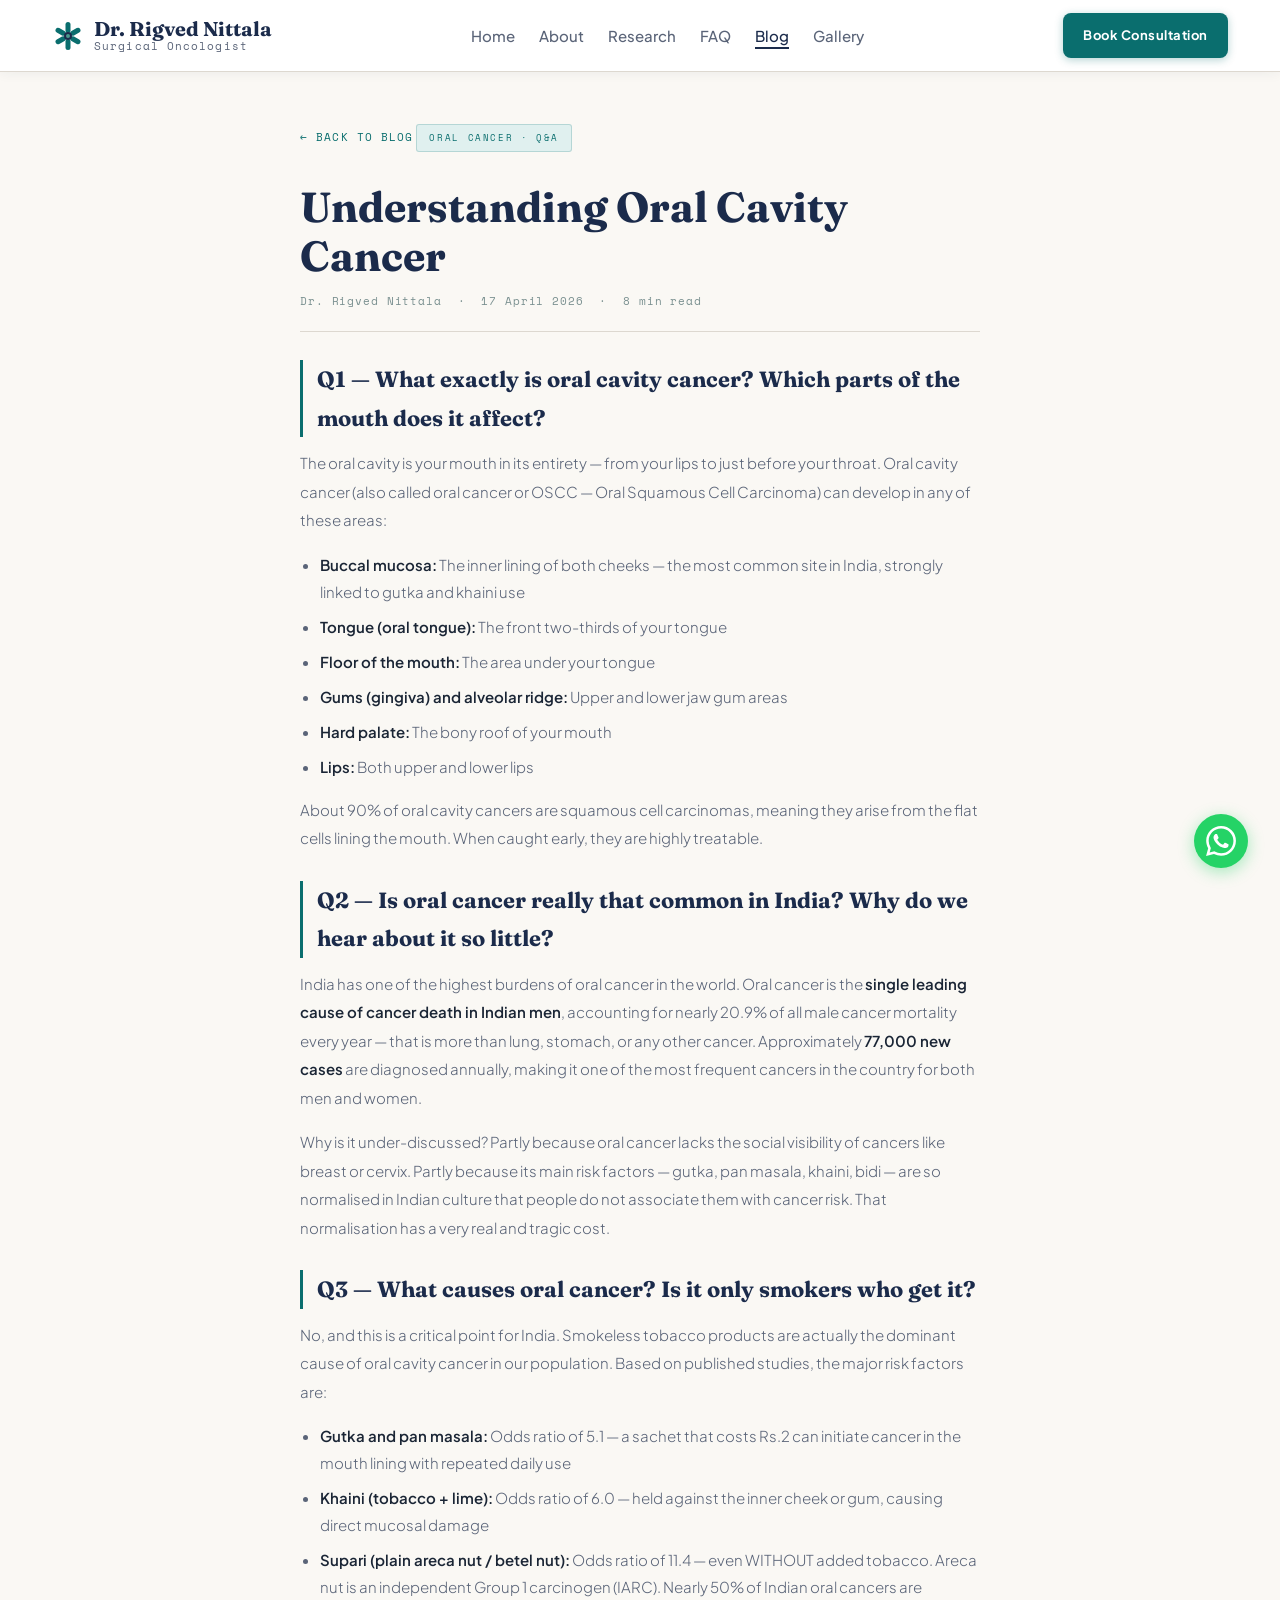
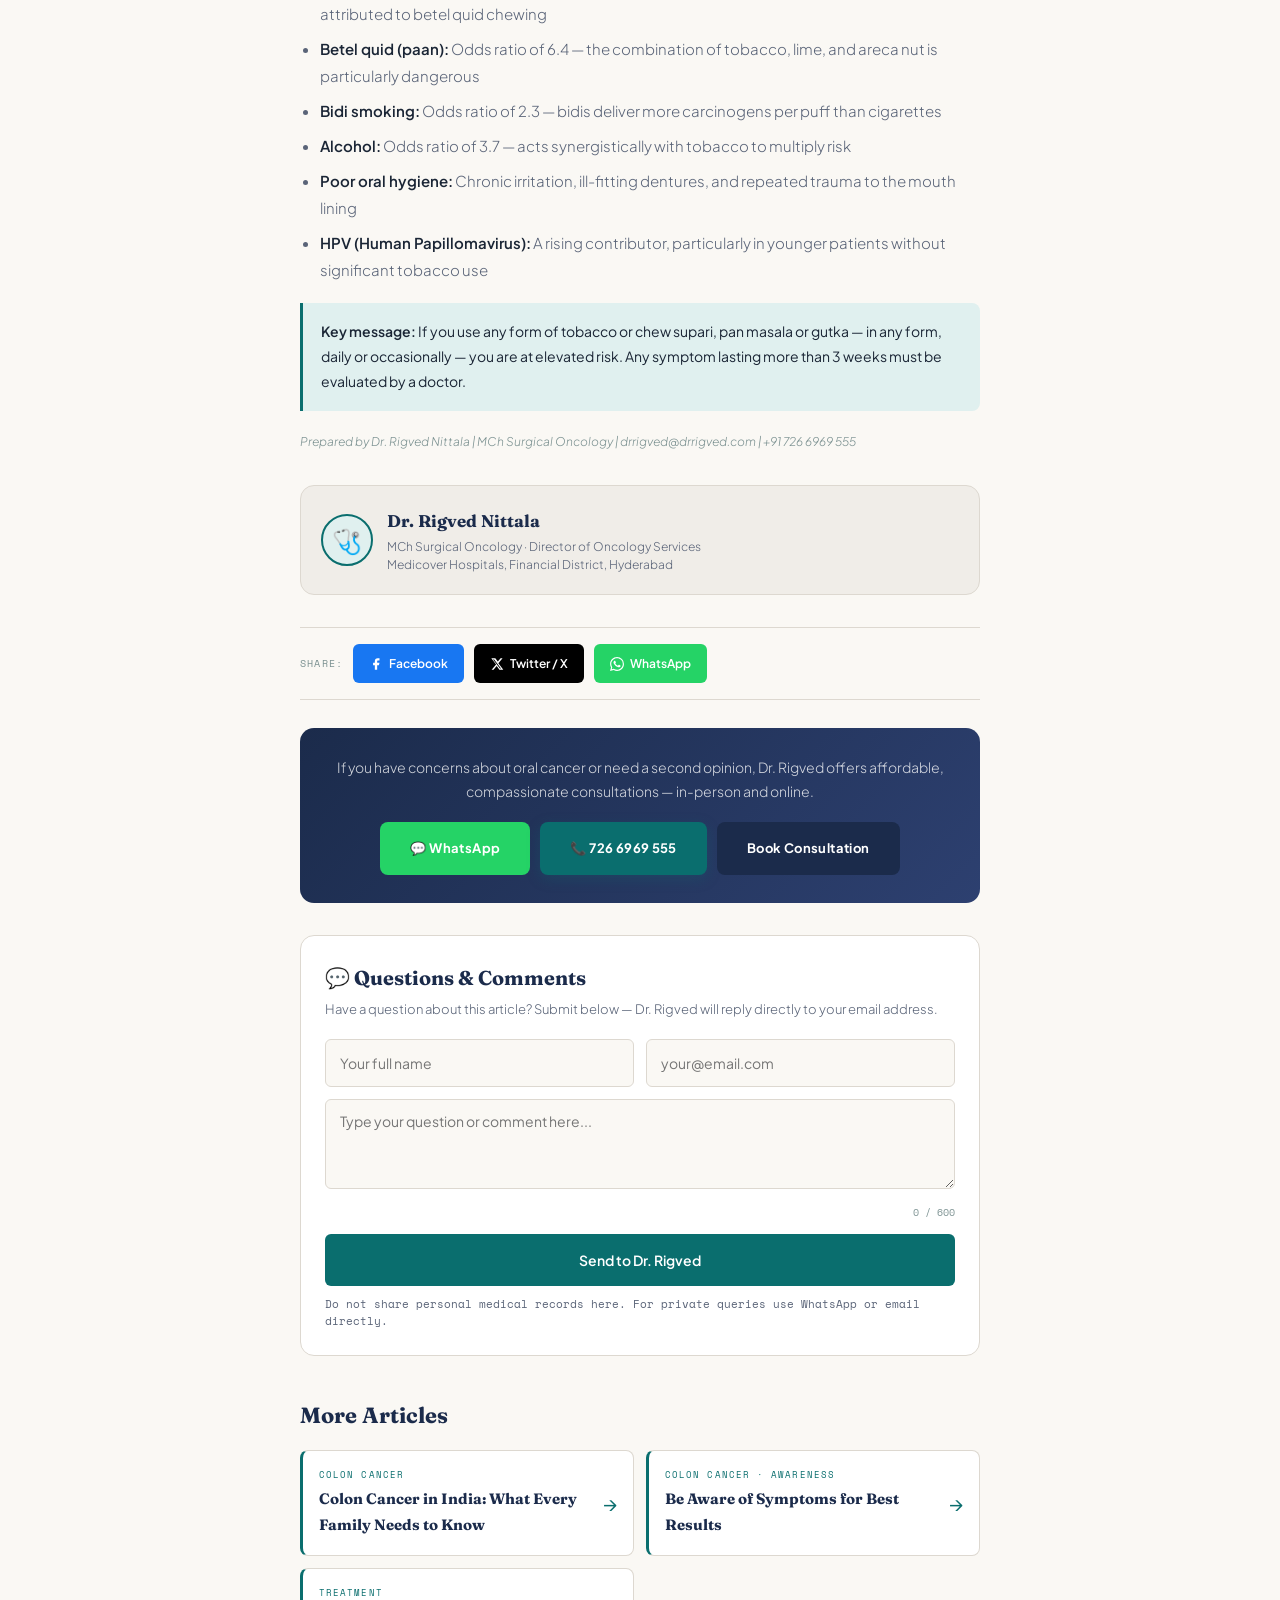
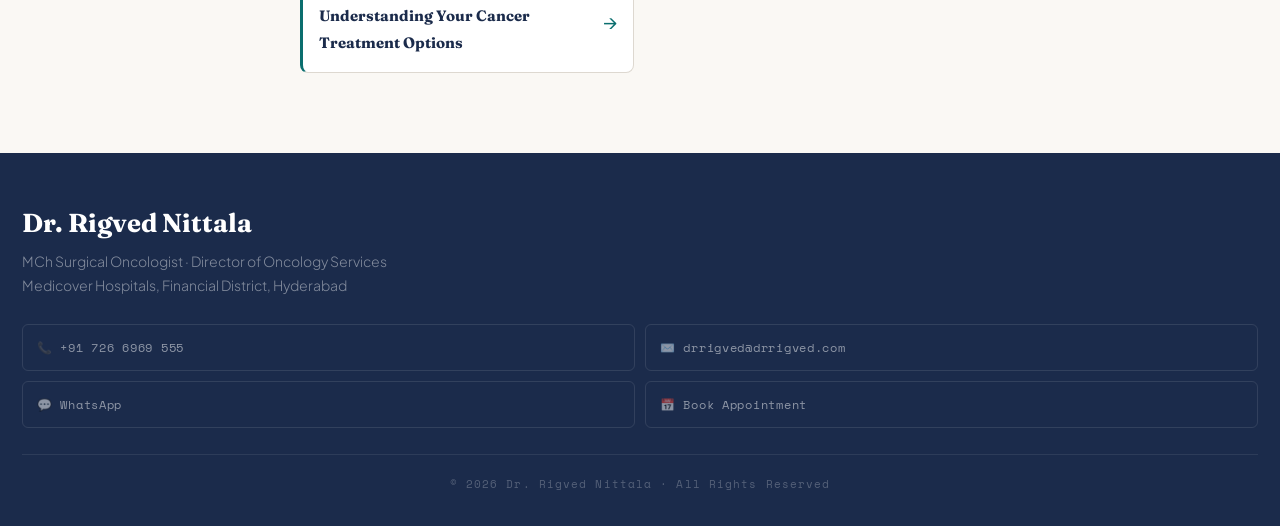
<file: blog-oral-cancer.html>
<!DOCTYPE html>
<html lang="en">
<head>
<meta charset="UTF-8"><meta name="viewport" content="width=device-width,initial-scale=1">
<title>Understanding Oral Cavity Cancer — Dr. Rigved Nittala</title>
<meta name="description" content="What exactly is oral cavity cancer? Dr. Rigved Nittala explains causes, risk factors including gutka and supari, and warning signs.">
<meta name="theme-color" content="#1B2B4B"><link rel="manifest" href="manifest.json"><link rel="stylesheet" href="shared.css">
<style>
.art-wrap{max-width:760px;margin:0 auto;padding:32px 20px 60px}
.back-btn{display:inline-flex;align-items:center;gap:8px;font-family:var(--mono);font-size:11px;letter-spacing:.1em;text-transform:uppercase;color:var(--teal);text-decoration:none;margin-bottom:28px;padding:8px 0}
.back-btn:hover{color:var(--navy)}
.art-cat{font-family:var(--mono);font-size:9px;letter-spacing:.18em;text-transform:uppercase;color:var(--teal);background:var(--teal-pale);padding:5px 12px;border-radius:3px;display:inline-block;margin-bottom:14px;border:1px solid rgba(10,110,110,.2)}
.art-title{font-family:var(--serif);font-size:clamp(26px,6vw,42px);font-weight:700;color:var(--navy);line-height:1.15;margin-bottom:12px}
.art-meta{font-family:var(--mono);font-size:11px;color:var(--sage);letter-spacing:.08em;margin-bottom:24px;padding-bottom:20px;border-bottom:1px solid var(--border)}
.art-body h3{font-family:var(--serif);font-size:22px;font-weight:700;color:var(--navy);margin:28px 0 12px;border-left:3px solid var(--teal);padding-left:14px}
.art-body p{font-size:15px;line-height:1.9;color:var(--muted);margin-bottom:16px;font-weight:300}
.art-body ul{padding-left:20px;margin-bottom:16px}
.art-body li{font-size:15px;line-height:1.8;color:var(--muted);margin-bottom:8px;font-weight:300}
.art-body strong{color:var(--text);font-weight:600}
.art-body .hl{background:var(--teal-pale);border-left:3px solid var(--teal);padding:16px 18px;border-radius:0 var(--radius) var(--radius) 0;margin:20px 0;font-size:14px;color:var(--text);line-height:1.8}
.art-byline{display:flex;align-items:center;gap:14px;padding:20px;border:1px solid var(--border);border-radius:var(--radius-lg);margin:32px 0;background:var(--surface)}
.byline-av{width:52px;height:52px;background:var(--teal-pale);border-radius:50%;display:flex;align-items:center;justify-content:center;font-size:24px;flex-shrink:0;border:2px solid var(--teal)}
.byline-name{font-family:var(--serif);font-size:17px;font-weight:700;color:var(--navy)}
.byline-role{font-size:12px;color:var(--muted);font-weight:300;line-height:1.5;margin-top:2px}
.share-strip{display:flex;align-items:center;gap:10px;padding:16px 0;border-top:1px solid var(--border);border-bottom:1px solid var(--border);margin:24px 0;flex-wrap:wrap}
.share-label{font-family:var(--mono);font-size:10px;letter-spacing:.12em;color:var(--sage);text-transform:uppercase}
.share-fb{display:inline-flex;align-items:center;gap:6px;padding:9px 16px;background:#1877F2;color:white;border-radius:6px;text-decoration:none;font-family:var(--sans);font-size:12px;font-weight:600;min-height:38px}
.share-tw{display:inline-flex;align-items:center;gap:6px;padding:9px 16px;background:#000;color:white;border-radius:6px;text-decoration:none;font-family:var(--sans);font-size:12px;font-weight:600;min-height:38px}
.share-wa{display:inline-flex;align-items:center;gap:6px;padding:9px 16px;background:#25D366;color:white;border-radius:6px;text-decoration:none;font-family:var(--sans);font-size:12px;font-weight:600;min-height:38px}
.art-cta{background:linear-gradient(135deg,var(--navy),var(--navy-light));border-radius:var(--radius-lg);padding:28px 24px;text-align:center;margin-top:28px}
.art-cta p{font-size:14px;color:rgba(255,255,255,.8);font-weight:300;line-height:1.7;margin-bottom:18px}
.art-cta-btns{display:flex;flex-wrap:wrap;gap:10px;justify-content:center}
.comment-section{margin-top:32px;border:1px solid var(--border);border-radius:var(--radius-lg);padding:24px;background:var(--white)}
.comment-title{font-family:var(--serif);font-size:20px;font-weight:700;color:var(--navy);margin-bottom:4px}
.comment-sub{font-size:13px;color:var(--muted);font-weight:300;margin-bottom:20px;line-height:1.6}
.comment-row{display:grid;grid-template-columns:1fr 1fr;gap:12px;margin-bottom:12px}
.comment-row input{width:100%;border:1.5px solid var(--border);border-radius:6px;padding:12px 14px;font-family:var(--sans);font-size:14px;color:var(--text);background:var(--bg);outline:none;min-height:48px}
.comment-row input:focus{border-color:var(--teal)}
.comment-section textarea{width:100%;border:1.5px solid var(--border);border-radius:6px;padding:12px 14px;font-family:var(--sans);font-size:14px;color:var(--text);background:var(--bg);outline:none;resize:vertical;min-height:90px;margin-bottom:6px}
.comment-section textarea:focus{border-color:var(--teal)}
.comment-char{font-family:var(--mono);font-size:10px;color:var(--sage);text-align:right;margin-bottom:12px}
.comment-submit{background:var(--teal);color:white;border:none;border-radius:6px;padding:14px;font-family:var(--sans);font-size:14px;font-weight:600;cursor:pointer;width:100%;min-height:52px;transition:background .2s}
.comment-submit:hover{background:var(--teal-light)}
.comment-note{font-size:11px;color:var(--muted);margin-top:10px;line-height:1.6;font-family:var(--mono)}
.related-posts{margin-top:40px}
.related-title{font-family:var(--serif);font-size:22px;font-weight:700;color:var(--navy);margin-bottom:16px}
.related-grid{display:grid;gap:12px}
.related-card{background:var(--white);border:1px solid var(--border);border-radius:var(--radius);padding:16px;text-decoration:none;color:var(--text);display:flex;align-items:center;gap:14px;transition:all .2s;border-left:3px solid var(--teal)}
.related-card:hover{box-shadow:var(--shadow);transform:translateX(4px)}
.related-cat{font-family:var(--mono);font-size:9px;letter-spacing:.12em;text-transform:uppercase;color:var(--teal);margin-bottom:3px}
.related-name{font-family:var(--serif);font-size:15px;font-weight:700;color:var(--navy)}
@media(min-width:768px){.art-wrap{padding:48px 40px 80px}.related-grid{grid-template-columns:1fr 1fr}}
</style>
</head>
<body>
</div>
<nav class="main-nav">
  <a href="index.html" class="nav-logo"><svg width="32" height="32" viewBox="0 0 64 64"><g transform="translate(32,32)"><rect x="-5" y="-28" width="10" height="22" rx="5" fill="#0A6E6E" transform="rotate(0)"/><rect x="-5" y="-28" width="10" height="22" rx="5" fill="#0A6E6E" transform="rotate(60)"/><rect x="-5" y="-28" width="10" height="22" rx="5" fill="#0A6E6E" transform="rotate(120)"/><rect x="-5" y="-28" width="10" height="22" rx="5" fill="#0A6E6E" transform="rotate(180)"/><rect x="-5" y="-28" width="10" height="22" rx="5" fill="#0A6E6E" transform="rotate(240)"/><rect x="-5" y="-28" width="10" height="22" rx="5" fill="#0A6E6E" transform="rotate(300)"/><circle r="8" fill="#1B2B4B"/><circle r="4" fill="#4A9B8E"/></g></svg><div class="nav-logo-text">Dr. Rigved Nittala<small>Surgical Oncologist</small></div></a>
  <ul class="nav-links"><li><a href="index.html">Home</a></li><li><a href="about.html">About</a></li><li><a href="research.html">Research</a></li><li><a href="faq.html">FAQ</a></li><li><a href="blog.html" class="active">Blog</a></li><li><a href="gallery.html">Gallery</a></li></ul>
  <div class="nav-right"><a href="about.html#contact" class="nav-cta">Book Consultation</a></div>
</nav>
<div class="page-wrap">
<div class="art-wrap">
  <a href="blog.html" class="back-btn">← Back to Blog</a>
  <div class="art-cat">Oral Cancer · Q&A</div>
  <h1 class="art-title">Understanding Oral Cavity Cancer</h1>
  <div class="art-meta">Dr. Rigved Nittala &nbsp;·&nbsp; 17 April 2026 &nbsp;·&nbsp; 8 min read</div>

  <div class="art-body">
    <h3>Q1 — What exactly is oral cavity cancer? Which parts of the mouth does it affect?</h3>
    <p>The oral cavity is your mouth in its entirety — from your lips to just before your throat. Oral cavity cancer (also called oral cancer or OSCC — Oral Squamous Cell Carcinoma) can develop in any of these areas:</p>
    <ul>
      <li><strong>Buccal mucosa:</strong> The inner lining of both cheeks — the most common site in India, strongly linked to gutka and khaini use</li>
      <li><strong>Tongue (oral tongue):</strong> The front two-thirds of your tongue</li>
      <li><strong>Floor of the mouth:</strong> The area under your tongue</li>
      <li><strong>Gums (gingiva) and alveolar ridge:</strong> Upper and lower jaw gum areas</li>
      <li><strong>Hard palate:</strong> The bony roof of your mouth</li>
      <li><strong>Lips:</strong> Both upper and lower lips</li>
    </ul>
    <p>About 90% of oral cavity cancers are squamous cell carcinomas, meaning they arise from the flat cells lining the mouth. When caught early, they are highly treatable.</p>

    <h3>Q2 — Is oral cancer really that common in India? Why do we hear about it so little?</h3>
    <p>India has one of the highest burdens of oral cancer in the world. Oral cancer is the <strong>single leading cause of cancer death in Indian men</strong>, accounting for nearly 20.9% of all male cancer mortality every year — that is more than lung, stomach, or any other cancer. Approximately <strong>77,000 new cases</strong> are diagnosed annually, making it one of the most frequent cancers in the country for both men and women.</p>
    <p>Why is it under-discussed? Partly because oral cancer lacks the social visibility of cancers like breast or cervix. Partly because its main risk factors — gutka, pan masala, khaini, bidi — are so normalised in Indian culture that people do not associate them with cancer risk. That normalisation has a very real and tragic cost.</p>

    <h3>Q3 — What causes oral cancer? Is it only smokers who get it?</h3>
    <p>No, and this is a critical point for India. Smokeless tobacco products are actually the dominant cause of oral cavity cancer in our population. Based on published studies, the major risk factors are:</p>
    <ul>
      <li><strong>Gutka and pan masala:</strong> Odds ratio of 5.1 — a sachet that costs Rs.2 can initiate cancer in the mouth lining with repeated daily use</li>
      <li><strong>Khaini (tobacco + lime):</strong> Odds ratio of 6.0 — held against the inner cheek or gum, causing direct mucosal damage</li>
      <li><strong>Supari (plain areca nut / betel nut):</strong> Odds ratio of 11.4 — even WITHOUT added tobacco. Areca nut is an independent Group 1 carcinogen (IARC). Nearly 50% of Indian oral cancers are attributed to betel quid chewing</li>
      <li><strong>Betel quid (paan):</strong> Odds ratio of 6.4 — the combination of tobacco, lime, and areca nut is particularly dangerous</li>
      <li><strong>Bidi smoking:</strong> Odds ratio of 2.3 — bidis deliver more carcinogens per puff than cigarettes</li>
      <li><strong>Alcohol:</strong> Odds ratio of 3.7 — acts synergistically with tobacco to multiply risk</li>
      <li><strong>Poor oral hygiene:</strong> Chronic irritation, ill-fitting dentures, and repeated trauma to the mouth lining</li>
      <li><strong>HPV (Human Papillomavirus):</strong> A rising contributor, particularly in younger patients without significant tobacco use</li>
    </ul>
    <div class="hl"><strong>Key message:</strong> If you use any form of tobacco or chew supari, pan masala or gutka — in any form, daily or occasionally — you are at elevated risk. Any symptom lasting more than 3 weeks must be evaluated by a doctor.</div>
    <p style="font-size:12px;color:var(--sage);margin-top:20px"><em>Prepared by Dr. Rigved Nittala | MCh Surgical Oncology | drrigved@drrigved.com | +91 726 6969 555</em></p>
  </div>

  <div class="art-byline">
    <div class="byline-av">🩺</div>
    <div>
      <div class="byline-name">Dr. Rigved Nittala</div>
      <div class="byline-role">MCh Surgical Oncology · Director of Oncology Services<br>Medicover Hospitals, Financial District, Hyderabad</div>
    </div>
  </div>

  <div class="share-strip">
    <span class="share-label">Share:</span>
    <a href="https://www.facebook.com/sharer/sharer.php?u=https://drrigved.com/blog-oral-cancer.html" target="_blank" class="share-fb"><svg width="14" height="14" viewBox="0 0 24 24" fill="white"><path d="M18 2h-3a5 5 0 00-5 5v3H7v4h3v8h4v-8h3l1-4h-4V7a1 1 0 011-1h3z"/></svg>Facebook</a>
    <a href="https://twitter.com/intent/tweet?text=Understanding%20Oral%20Cavity%20Cancer%20by%20Dr.%20Rigved%20Nittala&url=https://drrigved.com/blog-oral-cancer.html" target="_blank" class="share-tw"><svg width="14" height="14" viewBox="0 0 24 24" fill="white"><path d="M18.244 2.25h3.308l-7.227 8.26 8.502 11.24H16.17l-4.714-6.231-5.401 6.231H2.742l7.733-8.835L2.252 2.25h6.837l4.26 5.632zm-1.161 17.52h1.833L7.084 4.126H5.117z"/></svg>Twitter / X</a>
    <a href="https://wa.me/?text=Understanding%20Oral%20Cavity%20Cancer%20by%20Dr.%20Rigved%20Nittala%20https://drrigved.com/blog-oral-cancer.html" target="_blank" class="share-wa"><svg width="14" height="14" viewBox="0 0 24 24" fill="white"><path d="M17.472 14.382c-.297-.149-1.758-.867-2.03-.967-.273-.099-.471-.148-.67.15-.197.297-.767.966-.94 1.164-.173.199-.347.223-.644.075-.297-.15-1.255-.463-2.39-1.475-.883-.788-1.48-1.761-1.653-2.059-.173-.297-.018-.458.13-.606.134-.133.298-.347.446-.52.149-.174.198-.298.298-.497.099-.198.05-.371-.025-.52-.075-.149-.669-1.612-.916-2.207-.242-.579-.487-.5-.669-.51-.173-.008-.371-.01-.57-.01-.198 0-.52.074-.792.372-.272.297-1.04 1.016-1.04 2.479 0 1.462 1.065 2.875 1.213 3.074.149.198 2.096 3.2 5.077 4.487.709.306 1.262.489 1.694.625.712.227 1.36.195 1.871.118.571-.085 1.758-.719 2.006-1.413.248-.694.248-1.289.173-1.413-.074-.124-.272-.198-.57-.347m-5.421 7.403h-.004a9.87 9.87 0 01-5.031-1.378l-.361-.214-3.741.982.998-3.648-.235-.374a9.86 9.86 0 01-1.51-5.26c.001-5.45 4.436-9.884 9.888-9.884 2.64 0 5.122 1.03 6.988 2.898a9.825 9.825 0 012.893 6.994c-.003 5.45-4.437 9.884-9.885 9.884m8.413-18.297A11.815 11.815 0 0012.05 0C5.495 0 .16 5.335.157 11.892c0 2.096.547 4.142 1.588 5.945L.057 24l6.305-1.654a11.882 11.882 0 005.683 1.448h.005c6.554 0 11.89-5.335 11.893-11.893a11.821 11.821 0 00-3.48-8.413Z"/></svg>WhatsApp</a>
  </div>

  <div class="art-cta">
    <p>If you have concerns about oral cancer or need a second opinion, Dr. Rigved offers affordable, compassionate consultations — in-person and online.</p>
    <div class="art-cta-btns">
      <a href="https://wa.me/917266969555" target="_blank" class="btn" style="background:#25D366;color:white;font-size:13px">💬 WhatsApp</a>
      <a href="tel:+917266969555" class="btn btn-primary" style="font-size:13px">📞 726 6969 555</a>
      <a href="about.html#contact" class="btn btn-navy" style="font-size:13px">Book Consultation</a>
    </div>
  </div>

  <div class="comment-section">
    <div class="comment-title">💬 Questions &amp; Comments</div>
    <div class="comment-sub">Have a question about this article? Submit below — Dr. Rigved will reply directly to your email address.</div>
    <div class="comment-row">
      <input type="text" id="cname" placeholder="Your full name"/>
      <input type="email" id="cemail" placeholder="your@email.com"/>
    </div>
    <textarea id="cmsg" maxlength="600" placeholder="Type your question or comment here..." oninput="document.getElementById('cchar').textContent = this.value.length + ' / 600'"></textarea>
    <div class="comment-char" id="cchar">0 / 600</div>
    <button class="comment-submit" onclick="sendComment('Understanding Oral Cavity Cancer')">Send to Dr. Rigved</button>
    <div class="comment-note">Do not share personal medical records here. For private queries use WhatsApp or email directly.</div>
  </div>

  <div class="related-posts">
    <div class="related-title">More Articles</div>
    <div class="related-grid">
      <a href="blog-colon-cancer.html" class="related-card"><div><div class="related-cat">Colon Cancer</div><div class="related-name">Colon Cancer in India: What Every Family Needs to Know</div></div><span style="color:var(--teal);font-size:20px;flex-shrink:0">→</span></a>
      <a href="blog-symptoms.html" class="related-card"><div><div class="related-cat">Colon Cancer · Awareness</div><div class="related-name">Be Aware of Symptoms for Best Results</div></div><span style="color:var(--teal);font-size:20px;flex-shrink:0">→</span></a>
      <a href="blog-treatment.html" class="related-card"><div><div class="related-cat">Treatment</div><div class="related-name">Understanding Your Cancer Treatment Options</div></div><span style="color:var(--teal);font-size:20px;flex-shrink:0">→</span></a>
    </div>
  </div>
</div>

<footer class="main-footer"><div class="footer-name">Dr. Rigved Nittala</div><p class="footer-tagline">MCh Surgical Oncologist · Director of Oncology Services<br>Medicover Hospitals, Financial District, Hyderabad</p><div class="footer-grid"><a href="tel:+917266969555">📞 +91 726 6969 555</a><a href="mailto:drrigved@drrigved.com">✉️ drrigved@drrigved.com</a><a href="https://wa.me/917266969555" target="_blank">💬 WhatsApp</a><a href="about.html#contact">📅 Book Appointment</a></div><div class="footer-copy">© 2026 Dr. Rigved Nittala · All Rights Reserved</div></footer>
</div>
<nav class="bottom-nav">
  <a href="index.html"><svg viewBox="0 0 24 24"><path d="M3 9l9-7 9 7v11a2 2 0 01-2 2H5a2 2 0 01-2-2z"/><polyline points="9,22 9,12 15,12 15,22"/></svg>Home</a>
  <a href="about.html"><svg viewBox="0 0 24 24"><path d="M20 21v-2a4 4 0 00-4-4H8a4 4 0 00-4 4v2"/><circle cx="12" cy="7" r="4"/></svg>About</a>
  <a href="research.html"><svg viewBox="0 0 24 24"><path d="M2 3h6a4 4 0 014 4v14a3 3 0 00-3-3H2z"/><path d="M22 3h-6a4 4 0 00-4 4v14a3 3 0 013-3h7z"/></svg>Research</a>
  <a href="faq.html"><svg viewBox="0 0 24 24"><circle cx="12" cy="12" r="10"/><path d="M9.09 9a3 3 0 015.83 1c0 2-3 3-3 3"/><line x1="12" y1="17" x2="12.01" y2="17"/></svg>FAQ</a>
  <a href="blog.html" class="active"><svg viewBox="0 0 24 24"><path d="M11 4H4a2 2 0 00-2 2v14a2 2 0 002 2h14a2 2 0 002-2v-7"/><path d="M18.5 2.5a2.121 2.121 0 013 3L12 15l-4 1 1-4 9.5-9.5z"/></svg>Blog</a>
  <a href="gallery.html"><svg viewBox="0 0 24 24"><rect x="3" y="3" width="18" height="18" rx="2"/><circle cx="8.5" cy="8.5" r="1.5"/><polyline points="21,15 16,10 5,21"/></svg>Gallery</a>
</nav>
<a href="https://wa.me/917266969555" class="wa-float" target="_blank"><svg viewBox="0 0 24 24"><path d="M17.472 14.382c-.297-.149-1.758-.867-2.03-.967-.273-.099-.471-.148-.67.15-.197.297-.767.966-.94 1.164-.173.199-.347.223-.644.075-.297-.15-1.255-.463-2.39-1.475-.883-.788-1.48-1.761-1.653-2.059-.173-.297-.018-.458.13-.606.134-.133.298-.347.446-.52.149-.174.198-.298.298-.497.099-.198.05-.371-.025-.52-.075-.149-.669-1.612-.916-2.207-.242-.579-.487-.5-.669-.51-.173-.008-.371-.01-.57-.01-.198 0-.52.074-.792.372-.272.297-1.04 1.016-1.04 2.479 0 1.462 1.065 2.875 1.213 3.074.149.198 2.096 3.2 5.077 4.487.709.306 1.262.489 1.694.625.712.227 1.36.195 1.871.118.571-.085 1.758-.719 2.006-1.413.248-.694.248-1.289.173-1.413-.074-.124-.272-.198-.57-.347m-5.421 7.403h-.004a9.87 9.87 0 01-5.031-1.378l-.361-.214-3.741.982.998-3.648-.235-.374a9.86 9.86 0 01-1.51-5.26c.001-5.45 4.436-9.884 9.888-9.884 2.64 0 5.122 1.03 6.988 2.898a9.825 9.825 0 012.893 6.994c-.003 5.45-4.437 9.884-9.885 9.884m8.413-18.297A11.815 11.815 0 0012.05 0C5.495 0 .16 5.335.157 11.892c0 2.096.547 4.142 1.588 5.945L.057 24l6.305-1.654a11.882 11.882 0 005.683 1.448h.005c6.554 0 11.89-5.335 11.893-11.893a11.821 11.821 0 00-3.48-8.413Z"/></svg></a>
<script>
function sendComment(title) {
  var name = document.getElementById('cname').value.trim();
  var email = document.getElementById('cemail').value.trim();
  var msg = document.getElementById('cmsg').value.trim();
  if (!name || !email || !msg) { alert('Please fill in all fields.'); return; }
  var sub = encodeURIComponent('Blog Comment: ' + title + ' from ' + name);
  var body = encodeURIComponent('Article: ' + title + '\nFrom: ' + name + '\nEmail: ' + email + '\n\nComment:\n' + msg);
  window.location.href = 'mailto:drrigved@drrigved.com?subject=' + sub + '&body=' + body;
}
if ('serviceWorker' in navigator) navigator.serviceWorker.register('sw.js');
</script>
</body>
</html>
</file>
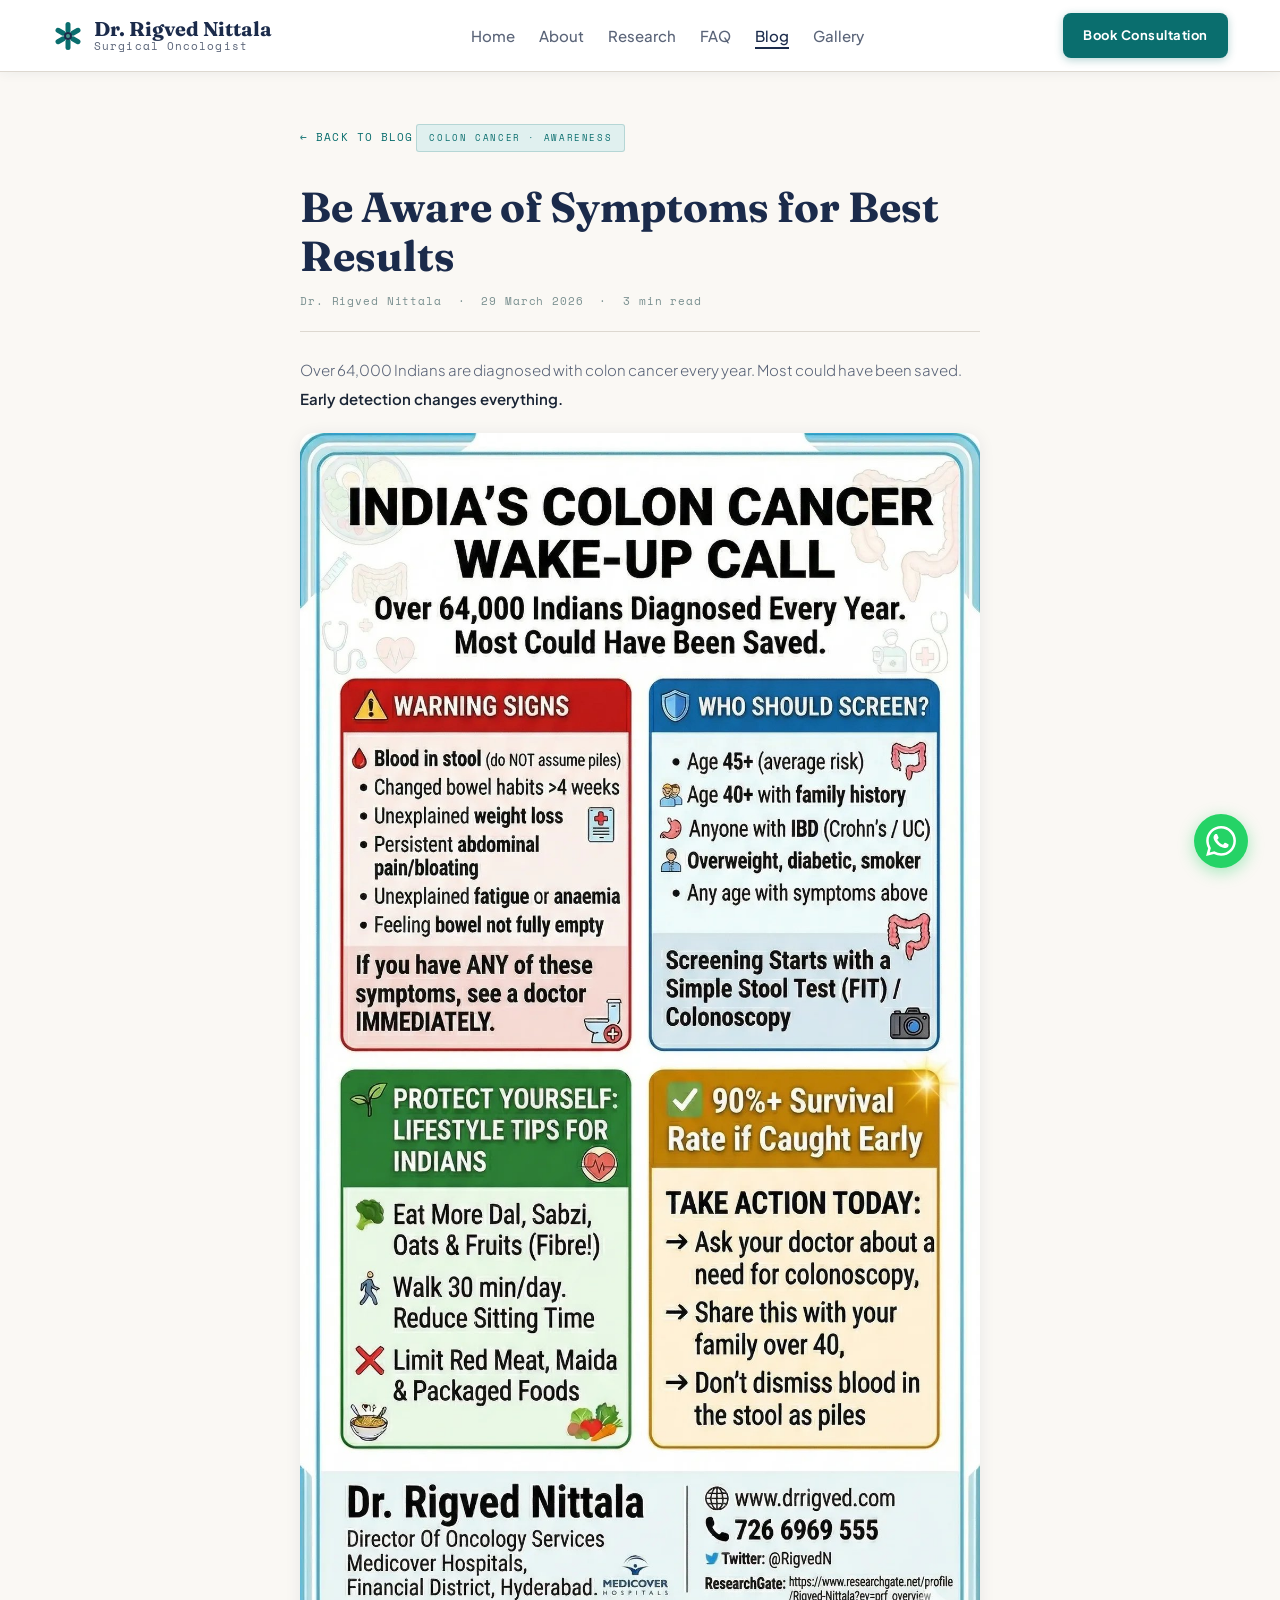
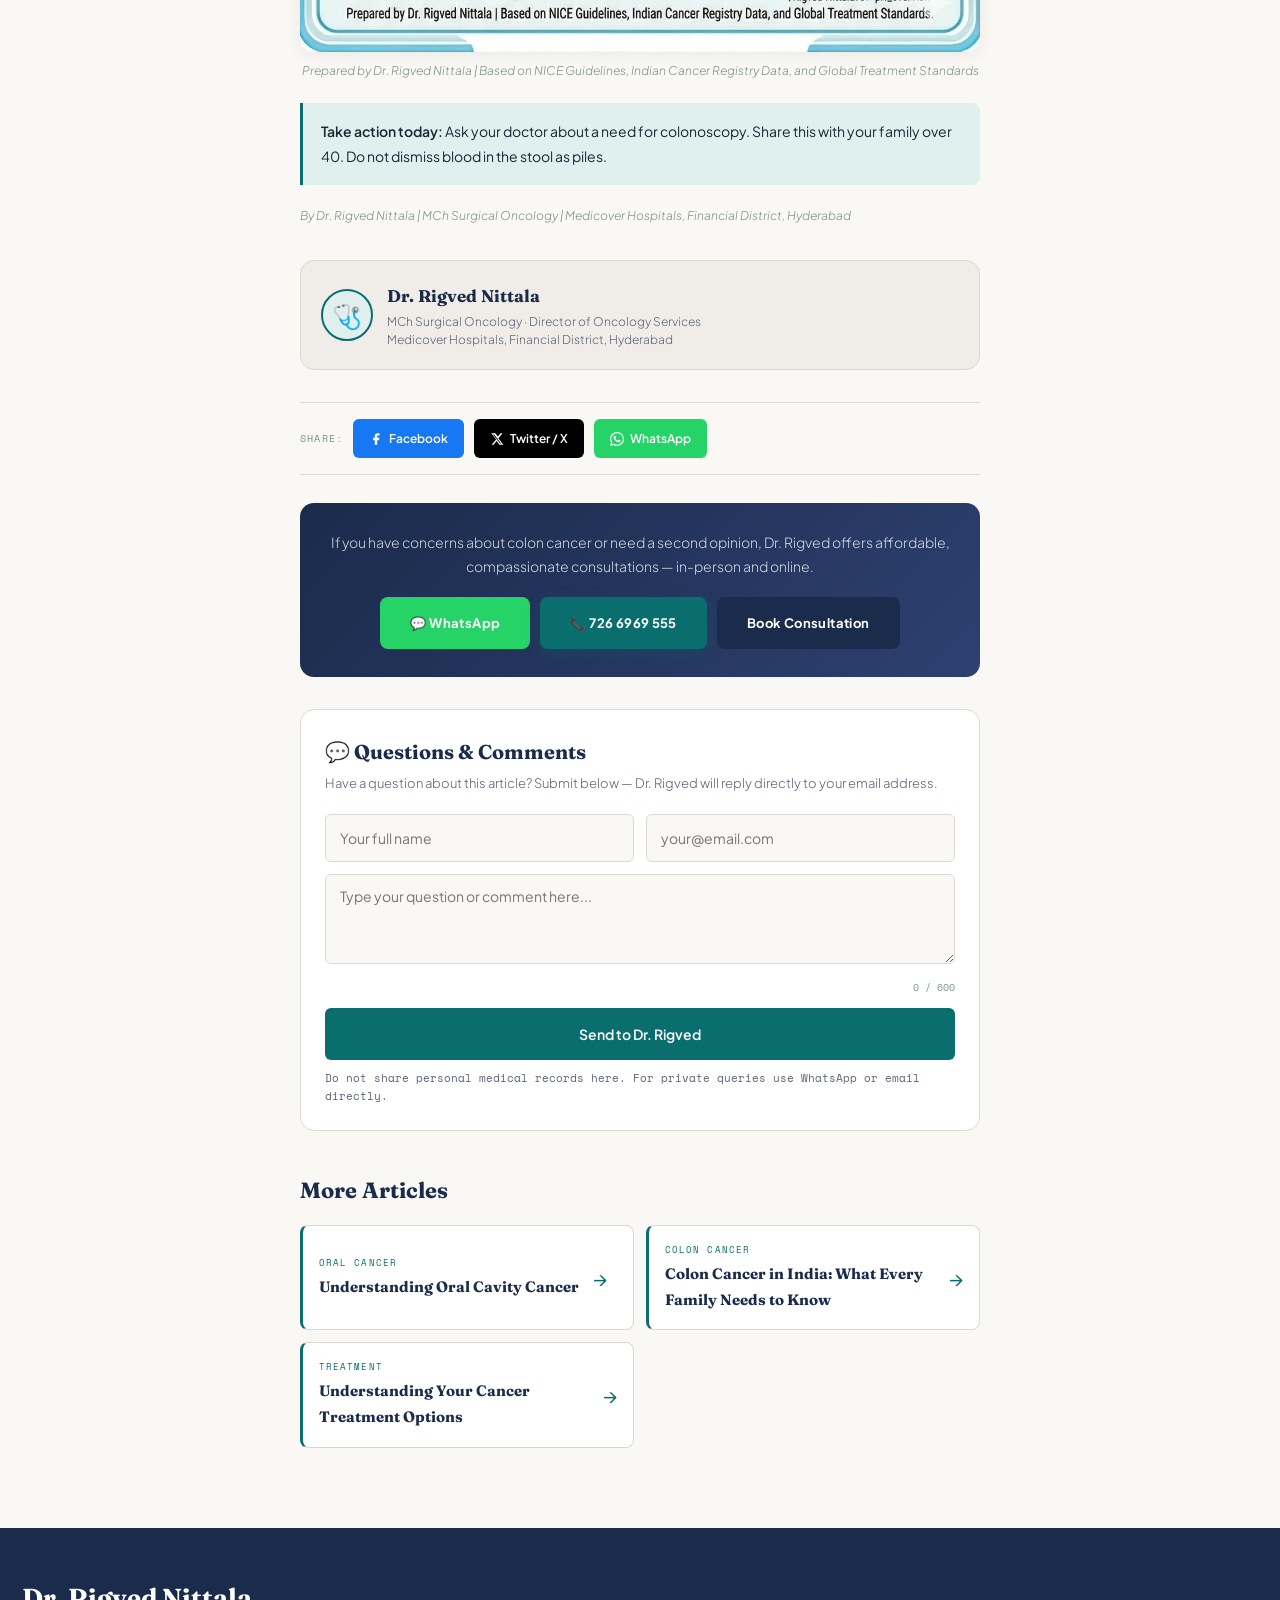
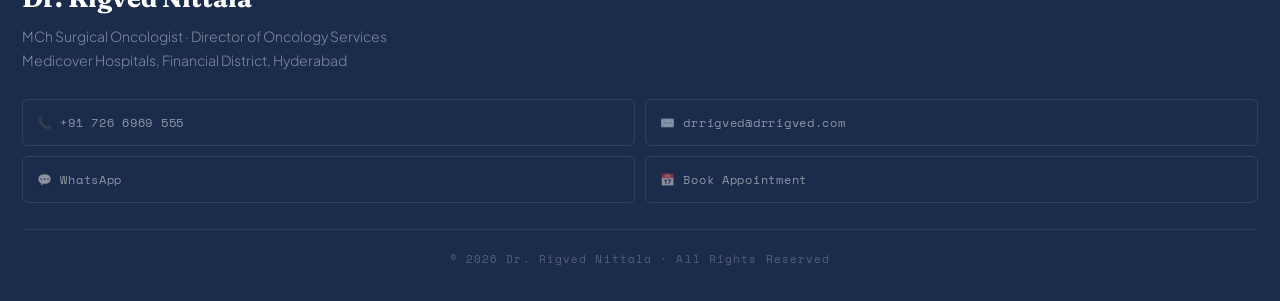
<file: blog-symptoms.html>
<!DOCTYPE html>
<html lang="en">
<head>
<meta charset="UTF-8"><meta name="viewport" content="width=device-width,initial-scale=1">
<title>Be Aware of Symptoms — Dr. Rigved Nittala</title>
<meta name="description" content="Colon cancer warning signs, who should screen, lifestyle tips and survival rates. Infographic by Dr. Rigved Nittala.">
<meta name="theme-color" content="#1B2B4B"><link rel="manifest" href="manifest.json"><link rel="stylesheet" href="shared.css">
<style>
.art-wrap{max-width:760px;margin:0 auto;padding:32px 20px 60px}
.back-btn{display:inline-flex;align-items:center;gap:8px;font-family:var(--mono);font-size:11px;letter-spacing:.1em;text-transform:uppercase;color:var(--teal);text-decoration:none;margin-bottom:28px;padding:8px 0}
.art-cat{font-family:var(--mono);font-size:9px;letter-spacing:.18em;text-transform:uppercase;color:var(--teal);background:var(--teal-pale);padding:5px 12px;border-radius:3px;display:inline-block;margin-bottom:14px;border:1px solid rgba(10,110,110,.2)}
.art-title{font-family:var(--serif);font-size:clamp(26px,6vw,42px);font-weight:700;color:var(--navy);line-height:1.15;margin-bottom:12px}
.art-meta{font-family:var(--mono);font-size:11px;color:var(--sage);letter-spacing:.08em;margin-bottom:24px;padding-bottom:20px;border-bottom:1px solid var(--border)}
.art-body p{font-size:15px;line-height:1.9;color:var(--muted);margin-bottom:16px;font-weight:300}
.art-body strong{color:var(--text);font-weight:600}
.art-body .hl{background:var(--teal-pale);border-left:3px solid var(--teal);padding:16px 18px;border-radius:0 var(--radius) var(--radius) 0;margin:20px 0;font-size:14px;color:var(--text);line-height:1.8}
.infographic{width:100%;border-radius:var(--radius-lg);display:block;margin:20px 0;box-shadow:var(--shadow)}
.art-byline{display:flex;align-items:center;gap:14px;padding:20px;border:1px solid var(--border);border-radius:var(--radius-lg);margin:32px 0;background:var(--surface)}
.byline-av{width:52px;height:52px;background:var(--teal-pale);border-radius:50%;display:flex;align-items:center;justify-content:center;font-size:24px;flex-shrink:0;border:2px solid var(--teal)}
.byline-name{font-family:var(--serif);font-size:17px;font-weight:700;color:var(--navy)}
.byline-role{font-size:12px;color:var(--muted);font-weight:300;line-height:1.5;margin-top:2px}
.share-strip{display:flex;align-items:center;gap:10px;padding:16px 0;border-top:1px solid var(--border);border-bottom:1px solid var(--border);margin:24px 0;flex-wrap:wrap}
.share-label{font-family:var(--mono);font-size:10px;letter-spacing:.12em;color:var(--sage);text-transform:uppercase}
.share-fb{display:inline-flex;align-items:center;gap:6px;padding:9px 16px;background:#1877F2;color:white;border-radius:6px;text-decoration:none;font-family:var(--sans);font-size:12px;font-weight:600;min-height:38px}
.share-tw{display:inline-flex;align-items:center;gap:6px;padding:9px 16px;background:#000;color:white;border-radius:6px;text-decoration:none;font-family:var(--sans);font-size:12px;font-weight:600;min-height:38px}
.share-wa{display:inline-flex;align-items:center;gap:6px;padding:9px 16px;background:#25D366;color:white;border-radius:6px;text-decoration:none;font-family:var(--sans);font-size:12px;font-weight:600;min-height:38px}
.art-cta{background:linear-gradient(135deg,var(--navy),var(--navy-light));border-radius:var(--radius-lg);padding:28px 24px;text-align:center;margin-top:28px}
.art-cta p{font-size:14px;color:rgba(255,255,255,.8);font-weight:300;line-height:1.7;margin-bottom:18px}
.art-cta-btns{display:flex;flex-wrap:wrap;gap:10px;justify-content:center}
.comment-section{margin-top:32px;border:1px solid var(--border);border-radius:var(--radius-lg);padding:24px;background:var(--white)}
.comment-title{font-family:var(--serif);font-size:20px;font-weight:700;color:var(--navy);margin-bottom:4px}
.comment-sub{font-size:13px;color:var(--muted);font-weight:300;margin-bottom:20px;line-height:1.6}
.comment-row{display:grid;grid-template-columns:1fr 1fr;gap:12px;margin-bottom:12px}
.comment-row input{width:100%;border:1.5px solid var(--border);border-radius:6px;padding:12px 14px;font-family:var(--sans);font-size:14px;color:var(--text);background:var(--bg);outline:none;min-height:48px}
.comment-section textarea{width:100%;border:1.5px solid var(--border);border-radius:6px;padding:12px 14px;font-family:var(--sans);font-size:14px;color:var(--text);background:var(--bg);outline:none;resize:vertical;min-height:90px;margin-bottom:6px}
.comment-char{font-family:var(--mono);font-size:10px;color:var(--sage);text-align:right;margin-bottom:12px}
.comment-submit{background:var(--teal);color:white;border:none;border-radius:6px;padding:14px;font-family:var(--sans);font-size:14px;font-weight:600;cursor:pointer;width:100%;min-height:52px}
.comment-note{font-size:11px;color:var(--muted);margin-top:10px;line-height:1.6;font-family:var(--mono)}
.related-posts{margin-top:40px}
.related-title{font-family:var(--serif);font-size:22px;font-weight:700;color:var(--navy);margin-bottom:16px}
.related-grid{display:grid;gap:12px}
.related-card{background:var(--white);border:1px solid var(--border);border-radius:var(--radius);padding:16px;text-decoration:none;color:var(--text);display:flex;align-items:center;gap:14px;transition:all .2s;border-left:3px solid var(--teal)}
.related-card:hover{box-shadow:var(--shadow);transform:translateX(4px)}
.related-cat{font-family:var(--mono);font-size:9px;letter-spacing:.12em;text-transform:uppercase;color:var(--teal);margin-bottom:3px}
.related-name{font-family:var(--serif);font-size:15px;font-weight:700;color:var(--navy)}
@media(min-width:768px){.art-wrap{padding:48px 40px 80px}.related-grid{grid-template-columns:1fr 1fr}}
</style>
</head>
<body>
</div>
<nav class="main-nav">
  <a href="index.html" class="nav-logo"><svg width="32" height="32" viewBox="0 0 64 64"><g transform="translate(32,32)"><rect x="-5" y="-28" width="10" height="22" rx="5" fill="#0A6E6E" transform="rotate(0)"/><rect x="-5" y="-28" width="10" height="22" rx="5" fill="#0A6E6E" transform="rotate(60)"/><rect x="-5" y="-28" width="10" height="22" rx="5" fill="#0A6E6E" transform="rotate(120)"/><rect x="-5" y="-28" width="10" height="22" rx="5" fill="#0A6E6E" transform="rotate(180)"/><rect x="-5" y="-28" width="10" height="22" rx="5" fill="#0A6E6E" transform="rotate(240)"/><rect x="-5" y="-28" width="10" height="22" rx="5" fill="#0A6E6E" transform="rotate(300)"/><circle r="8" fill="#1B2B4B"/><circle r="4" fill="#4A9B8E"/></g></svg><div class="nav-logo-text">Dr. Rigved Nittala<small>Surgical Oncologist</small></div></a>
  <ul class="nav-links"><li><a href="index.html">Home</a></li><li><a href="about.html">About</a></li><li><a href="research.html">Research</a></li><li><a href="faq.html">FAQ</a></li><li><a href="blog.html" class="active">Blog</a></li><li><a href="gallery.html">Gallery</a></li></ul>
  <div class="nav-right"><a href="about.html#contact" class="nav-cta">Book Consultation</a></div>
</nav>
<div class="page-wrap">
<div class="art-wrap">
  <a href="blog.html" class="back-btn">← Back to Blog</a>
  <div class="art-cat">Colon Cancer · Awareness</div>
  <h1 class="art-title">Be Aware of Symptoms for Best Results</h1>
  <div class="art-meta">Dr. Rigved Nittala &nbsp;·&nbsp; 29 March 2026 &nbsp;·&nbsp; 3 min read</div>

  <div class="art-body">
    <p>Over 64,000 Indians are diagnosed with colon cancer every year. Most could have been saved. <strong>Early detection changes everything.</strong></p>
    <img src="colon-infographic.png" alt="India Colon Cancer Wake-Up Call Infographic by Dr. Rigved Nittala" class="infographic"/>
    <p style="font-size:12px;color:var(--sage);text-align:center;margin-top:-12px;margin-bottom:20px"><em>Prepared by Dr. Rigved Nittala | Based on NICE Guidelines, Indian Cancer Registry Data, and Global Treatment Standards</em></p>
    <div class="hl"><strong>Take action today:</strong> Ask your doctor about a need for colonoscopy. Share this with your family over 40. Do not dismiss blood in the stool as piles.</div>
    <p style="font-size:12px;color:var(--sage);margin-top:20px"><em>By Dr. Rigved Nittala | MCh Surgical Oncology | Medicover Hospitals, Financial District, Hyderabad</em></p>
  </div>

  <div class="art-byline">
    <div class="byline-av">🩺</div>
    <div>
      <div class="byline-name">Dr. Rigved Nittala</div>
      <div class="byline-role">MCh Surgical Oncology · Director of Oncology Services<br>Medicover Hospitals, Financial District, Hyderabad</div>
    </div>
  </div>

  <div class="share-strip">
    <span class="share-label">Share:</span>
    <a href="https://www.facebook.com/sharer/sharer.php?u=https://drrigved.com/blog-symptoms.html" target="_blank" class="share-fb"><svg width="14" height="14" viewBox="0 0 24 24" fill="white"><path d="M18 2h-3a5 5 0 00-5 5v3H7v4h3v8h4v-8h3l1-4h-4V7a1 1 0 011-1h3z"/></svg>Facebook</a>
    <a href="https://twitter.com/intent/tweet?text=Colon%20Cancer%20Symptoms%20by%20Dr.%20Rigved%20Nittala&url=https://drrigved.com/blog-symptoms.html" target="_blank" class="share-tw"><svg width="14" height="14" viewBox="0 0 24 24" fill="white"><path d="M18.244 2.25h3.308l-7.227 8.26 8.502 11.24H16.17l-4.714-6.231-5.401 6.231H2.742l7.733-8.835L2.252 2.25h6.837l4.26 5.632zm-1.161 17.52h1.833L7.084 4.126H5.117z"/></svg>Twitter / X</a>
    <a href="https://wa.me/?text=Colon%20Cancer%20Symptoms%20Infographic%20by%20Dr.%20Rigved%20Nittala%20https://drrigved.com/blog-symptoms.html" target="_blank" class="share-wa"><svg width="14" height="14" viewBox="0 0 24 24" fill="white"><path d="M17.472 14.382c-.297-.149-1.758-.867-2.03-.967-.273-.099-.471-.148-.67.15-.197.297-.767.966-.94 1.164-.173.199-.347.223-.644.075-.297-.15-1.255-.463-2.39-1.475-.883-.788-1.48-1.761-1.653-2.059-.173-.297-.018-.458.13-.606.134-.133.298-.347.446-.52.149-.174.198-.298.298-.497.099-.198.05-.371-.025-.52-.075-.149-.669-1.612-.916-2.207-.242-.579-.487-.5-.669-.51-.173-.008-.371-.01-.57-.01-.198 0-.52.074-.792.372-.272.297-1.04 1.016-1.04 2.479 0 1.462 1.065 2.875 1.213 3.074.149.198 2.096 3.2 5.077 4.487.709.306 1.262.489 1.694.625.712.227 1.36.195 1.871.118.571-.085 1.758-.719 2.006-1.413.248-.694.248-1.289.173-1.413-.074-.124-.272-.198-.57-.347m-5.421 7.403h-.004a9.87 9.87 0 01-5.031-1.378l-.361-.214-3.741.982.998-3.648-.235-.374a9.86 9.86 0 01-1.51-5.26c.001-5.45 4.436-9.884 9.888-9.884 2.64 0 5.122 1.03 6.988 2.898a9.825 9.825 0 012.893 6.994c-.003 5.45-4.437 9.884-9.885 9.884m8.413-18.297A11.815 11.815 0 0012.05 0C5.495 0 .16 5.335.157 11.892c0 2.096.547 4.142 1.588 5.945L.057 24l6.305-1.654a11.882 11.882 0 005.683 1.448h.005c6.554 0 11.89-5.335 11.893-11.893a11.821 11.821 0 00-3.48-8.413Z"/></svg>WhatsApp</a>
  </div>

  <div class="art-cta">
    <p>If you have concerns about colon cancer or need a second opinion, Dr. Rigved offers affordable, compassionate consultations — in-person and online.</p>
    <div class="art-cta-btns">
      <a href="https://wa.me/917266969555" target="_blank" class="btn" style="background:#25D366;color:white;font-size:13px">💬 WhatsApp</a>
      <a href="tel:+917266969555" class="btn btn-primary" style="font-size:13px">📞 726 6969 555</a>
      <a href="about.html#contact" class="btn btn-navy" style="font-size:13px">Book Consultation</a>
    </div>
  </div>

  <div class="comment-section">
    <div class="comment-title">💬 Questions &amp; Comments</div>
    <div class="comment-sub">Have a question about this article? Submit below — Dr. Rigved will reply directly to your email address.</div>
    <div class="comment-row">
      <input type="text" id="cname" placeholder="Your full name"/>
      <input type="email" id="cemail" placeholder="your@email.com"/>
    </div>
    <textarea id="cmsg" maxlength="600" placeholder="Type your question or comment here..." oninput="document.getElementById('cchar').textContent = this.value.length + ' / 600'"></textarea>
    <div class="comment-char" id="cchar">0 / 600</div>
    <button class="comment-submit" onclick="sendComment('Be Aware of Symptoms')">Send to Dr. Rigved</button>
    <div class="comment-note">Do not share personal medical records here. For private queries use WhatsApp or email directly.</div>
  </div>

  <div class="related-posts">
    <div class="related-title">More Articles</div>
    <div class="related-grid">
      <a href="blog-oral-cancer.html" class="related-card"><div><div class="related-cat">Oral Cancer</div><div class="related-name">Understanding Oral Cavity Cancer</div></div><span style="color:var(--teal);font-size:20px;flex-shrink:0">→</span></a>
      <a href="blog-colon-cancer.html" class="related-card"><div><div class="related-cat">Colon Cancer</div><div class="related-name">Colon Cancer in India: What Every Family Needs to Know</div></div><span style="color:var(--teal);font-size:20px;flex-shrink:0">→</span></a>
      <a href="blog-treatment.html" class="related-card"><div><div class="related-cat">Treatment</div><div class="related-name">Understanding Your Cancer Treatment Options</div></div><span style="color:var(--teal);font-size:20px;flex-shrink:0">→</span></a>
    </div>
  </div>
</div>
<footer class="main-footer"><div class="footer-name">Dr. Rigved Nittala</div><p class="footer-tagline">MCh Surgical Oncologist · Director of Oncology Services<br>Medicover Hospitals, Financial District, Hyderabad</p><div class="footer-grid"><a href="tel:+917266969555">📞 +91 726 6969 555</a><a href="mailto:drrigved@drrigved.com">✉️ drrigved@drrigved.com</a><a href="https://wa.me/917266969555" target="_blank">💬 WhatsApp</a><a href="about.html#contact">📅 Book Appointment</a></div><div class="footer-copy">© 2026 Dr. Rigved Nittala · All Rights Reserved</div></footer>
</div>
<nav class="bottom-nav">
  <a href="index.html"><svg viewBox="0 0 24 24"><path d="M3 9l9-7 9 7v11a2 2 0 01-2 2H5a2 2 0 01-2-2z"/><polyline points="9,22 9,12 15,12 15,22"/></svg>Home</a>
  <a href="about.html"><svg viewBox="0 0 24 24"><path d="M20 21v-2a4 4 0 00-4-4H8a4 4 0 00-4 4v2"/><circle cx="12" cy="7" r="4"/></svg>About</a>
  <a href="research.html"><svg viewBox="0 0 24 24"><path d="M2 3h6a4 4 0 014 4v14a3 3 0 00-3-3H2z"/><path d="M22 3h-6a4 4 0 00-4 4v14a3 3 0 013-3h7z"/></svg>Research</a>
  <a href="faq.html"><svg viewBox="0 0 24 24"><circle cx="12" cy="12" r="10"/><path d="M9.09 9a3 3 0 015.83 1c0 2-3 3-3 3"/><line x1="12" y1="17" x2="12.01" y2="17"/></svg>FAQ</a>
  <a href="blog.html" class="active"><svg viewBox="0 0 24 24"><path d="M11 4H4a2 2 0 00-2 2v14a2 2 0 002 2h14a2 2 0 002-2v-7"/><path d="M18.5 2.5a2.121 2.121 0 013 3L12 15l-4 1 1-4 9.5-9.5z"/></svg>Blog</a>
  <a href="gallery.html"><svg viewBox="0 0 24 24"><rect x="3" y="3" width="18" height="18" rx="2"/><circle cx="8.5" cy="8.5" r="1.5"/><polyline points="21,15 16,10 5,21"/></svg>Gallery</a>
</nav>
<a href="https://wa.me/917266969555" class="wa-float" target="_blank"><svg viewBox="0 0 24 24"><path d="M17.472 14.382c-.297-.149-1.758-.867-2.03-.967-.273-.099-.471-.148-.67.15-.197.297-.767.966-.94 1.164-.173.199-.347.223-.644.075-.297-.15-1.255-.463-2.39-1.475-.883-.788-1.48-1.761-1.653-2.059-.173-.297-.018-.458.13-.606.134-.133.298-.347.446-.52.149-.174.198-.298.298-.497.099-.198.05-.371-.025-.52-.075-.149-.669-1.612-.916-2.207-.242-.579-.487-.5-.669-.51-.173-.008-.371-.01-.57-.01-.198 0-.52.074-.792.372-.272.297-1.04 1.016-1.04 2.479 0 1.462 1.065 2.875 1.213 3.074.149.198 2.096 3.2 5.077 4.487.709.306 1.262.489 1.694.625.712.227 1.36.195 1.871.118.571-.085 1.758-.719 2.006-1.413.248-.694.248-1.289.173-1.413-.074-.124-.272-.198-.57-.347m-5.421 7.403h-.004a9.87 9.87 0 01-5.031-1.378l-.361-.214-3.741.982.998-3.648-.235-.374a9.86 9.86 0 01-1.51-5.26c.001-5.45 4.436-9.884 9.888-9.884 2.64 0 5.122 1.03 6.988 2.898a9.825 9.825 0 012.893 6.994c-.003 5.45-4.437 9.884-9.885 9.884m8.413-18.297A11.815 11.815 0 0012.05 0C5.495 0 .16 5.335.157 11.892c0 2.096.547 4.142 1.588 5.945L.057 24l6.305-1.654a11.882 11.882 0 005.683 1.448h.005c6.554 0 11.89-5.335 11.893-11.893a11.821 11.821 0 00-3.48-8.413Z"/></svg></a>
<script>
function sendComment(title) {
  var name = document.getElementById('cname').value.trim();
  var email = document.getElementById('cemail').value.trim();
  var msg = document.getElementById('cmsg').value.trim();
  if (!name || !email || !msg) { alert('Please fill in all fields.'); return; }
  var sub = encodeURIComponent('Blog Comment: ' + title + ' from ' + name);
  var body = encodeURIComponent('Article: ' + title + '\nFrom: ' + name + '\nEmail: ' + email + '\n\nComment:\n' + msg);
  window.location.href = 'mailto:drrigved@drrigved.com?subject=' + sub + '&body=' + body;
}
if ('serviceWorker' in navigator) navigator.serviceWorker.register('sw.js');
</script>
</body>
</html>
</file>
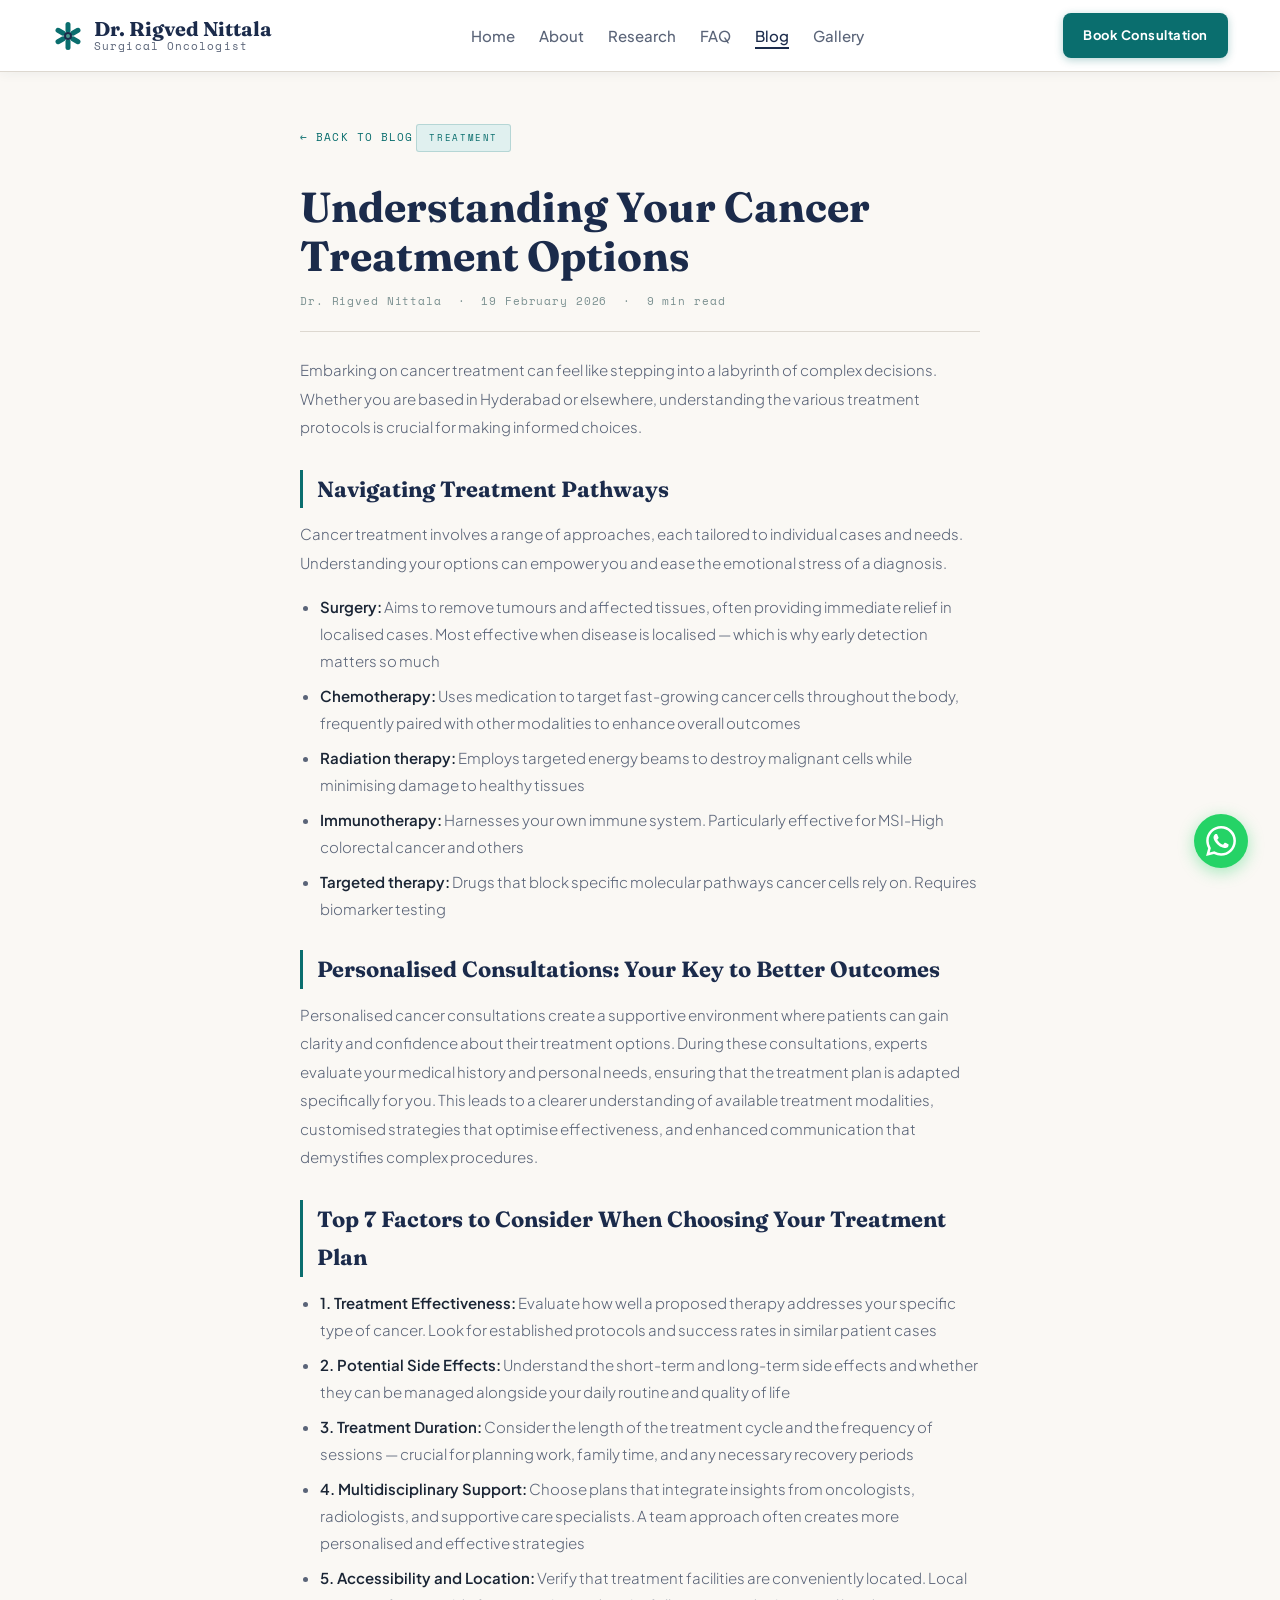
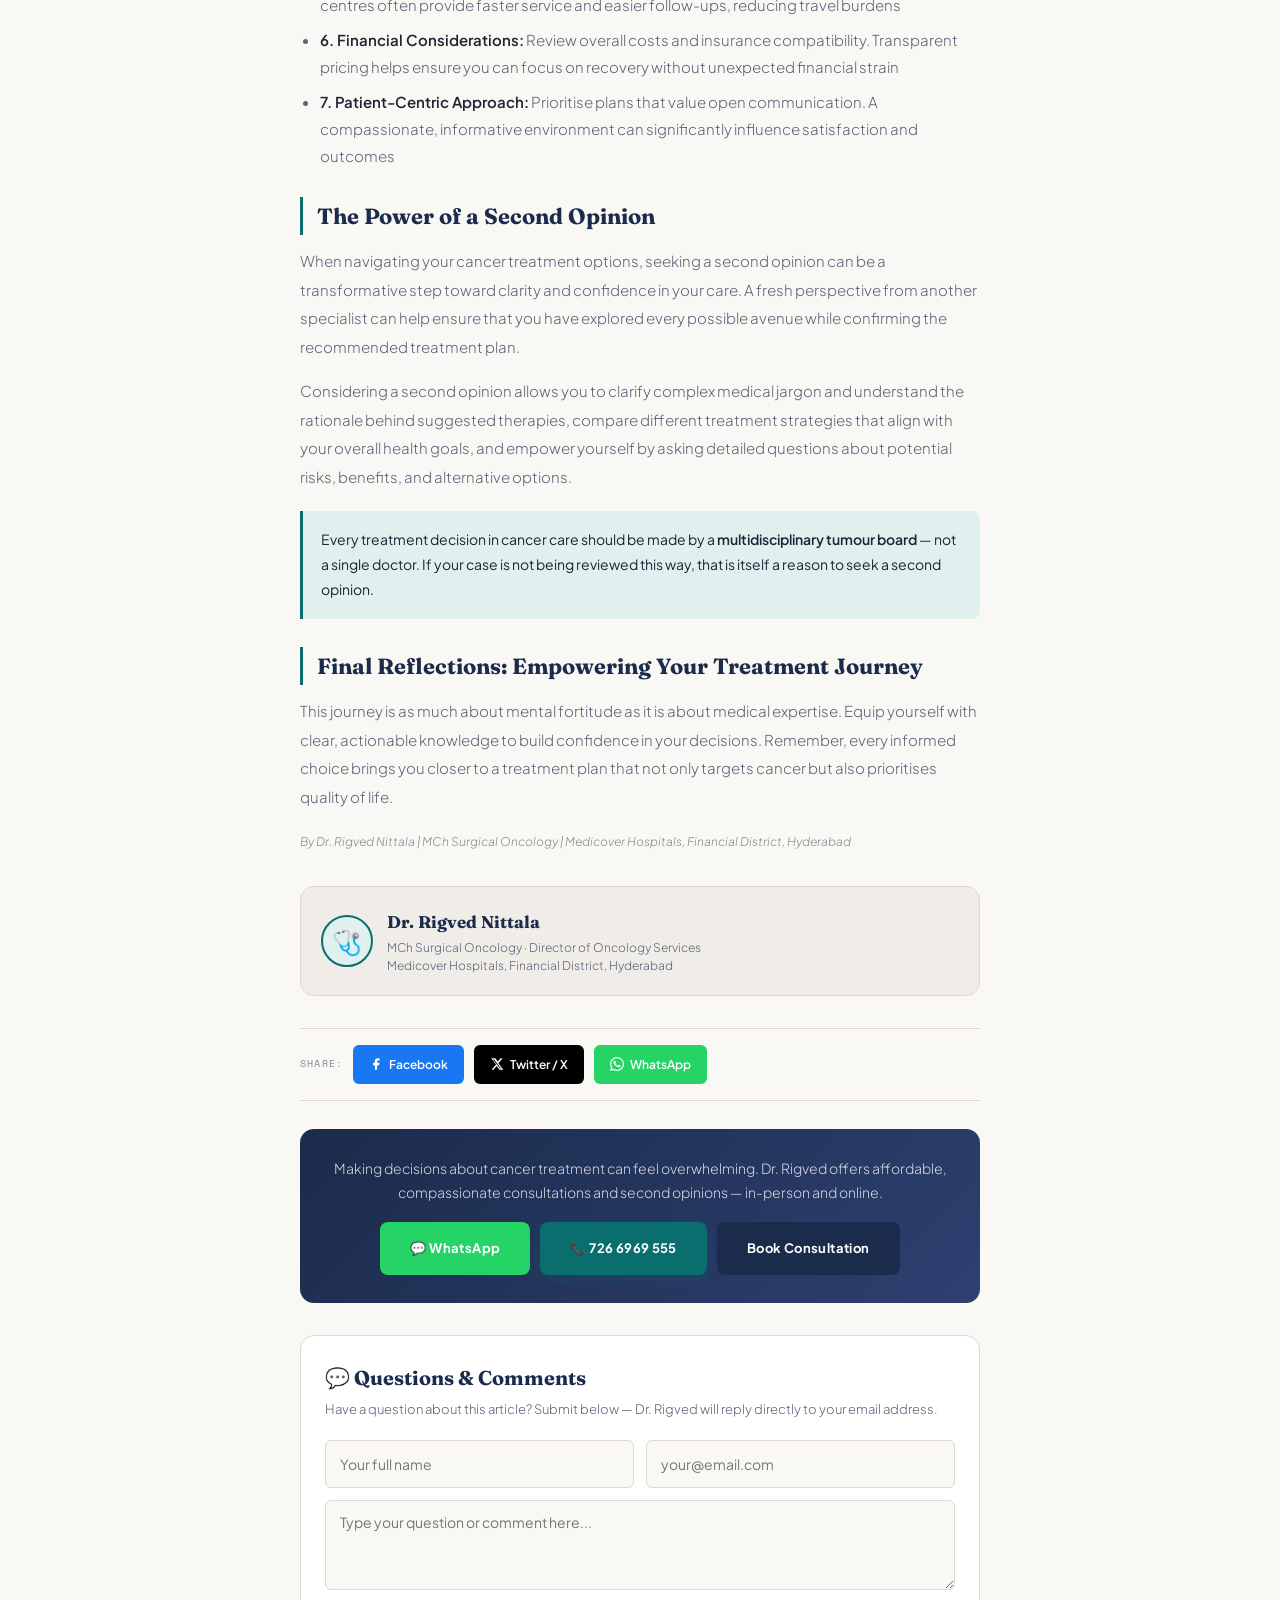
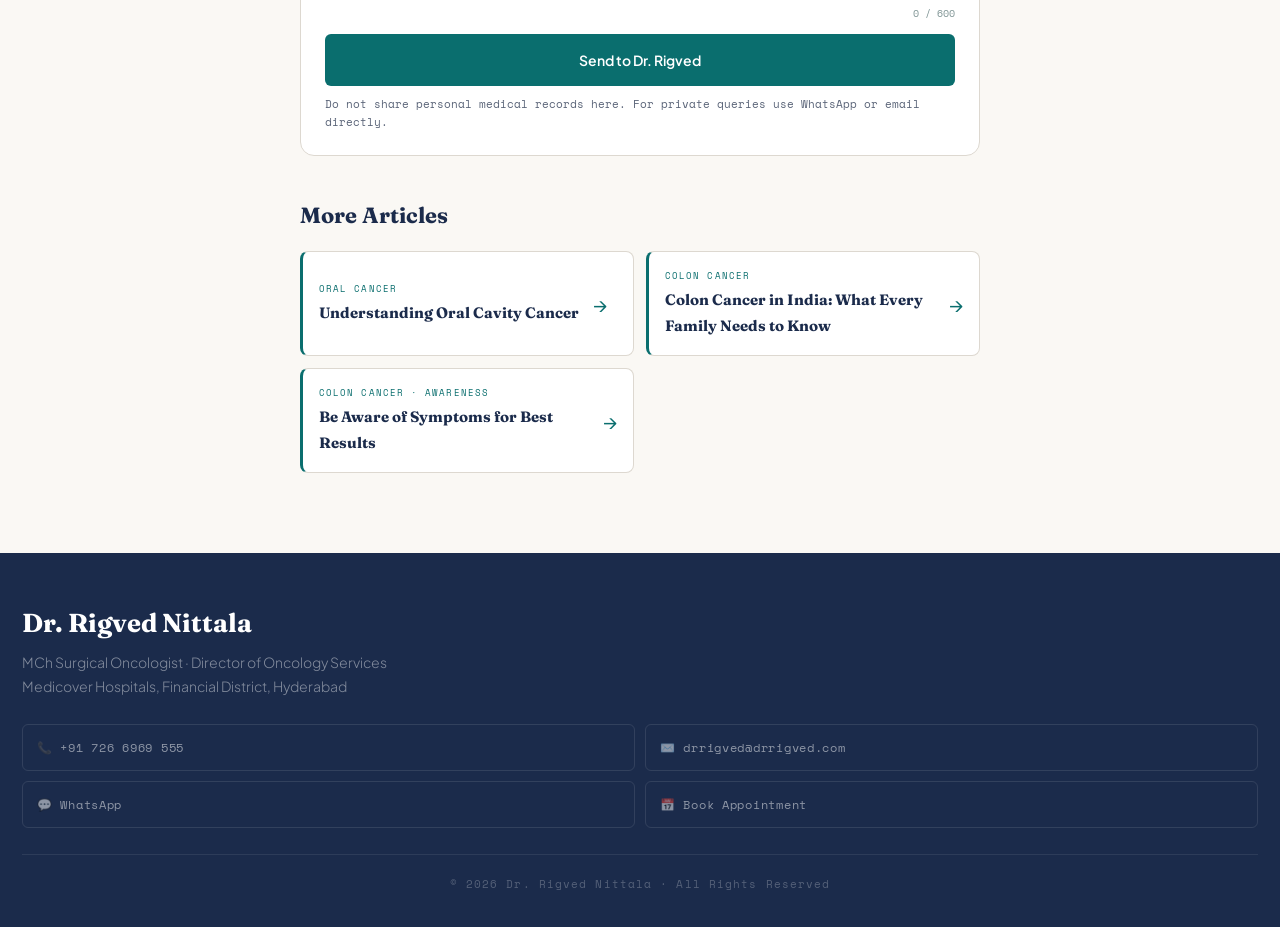
<file: blog-treatment.html>
<!DOCTYPE html>
<html lang="en">
<head>
<meta charset="UTF-8"><meta name="viewport" content="width=device-width,initial-scale=1">
<title>Understanding Cancer Treatment Options — Dr. Rigved Nittala</title>
<meta name="description" content="Surgery, chemotherapy, radiation, immunotherapy and targeted therapy explained. 7 factors for choosing your treatment plan by Dr. Rigved Nittala.">
<meta name="theme-color" content="#1B2B4B"><link rel="manifest" href="manifest.json"><link rel="stylesheet" href="shared.css">
<style>
.art-wrap{max-width:760px;margin:0 auto;padding:32px 20px 60px}
.back-btn{display:inline-flex;align-items:center;gap:8px;font-family:var(--mono);font-size:11px;letter-spacing:.1em;text-transform:uppercase;color:var(--teal);text-decoration:none;margin-bottom:28px;padding:8px 0}
.art-cat{font-family:var(--mono);font-size:9px;letter-spacing:.18em;text-transform:uppercase;color:var(--teal);background:var(--teal-pale);padding:5px 12px;border-radius:3px;display:inline-block;margin-bottom:14px;border:1px solid rgba(10,110,110,.2)}
.art-title{font-family:var(--serif);font-size:clamp(26px,6vw,42px);font-weight:700;color:var(--navy);line-height:1.15;margin-bottom:12px}
.art-meta{font-family:var(--mono);font-size:11px;color:var(--sage);letter-spacing:.08em;margin-bottom:24px;padding-bottom:20px;border-bottom:1px solid var(--border)}
.art-body h3{font-family:var(--serif);font-size:22px;font-weight:700;color:var(--navy);margin:28px 0 12px;border-left:3px solid var(--teal);padding-left:14px}
.art-body p{font-size:15px;line-height:1.9;color:var(--muted);margin-bottom:16px;font-weight:300}
.art-body ul{padding-left:20px;margin-bottom:16px}
.art-body li{font-size:15px;line-height:1.8;color:var(--muted);margin-bottom:8px;font-weight:300}
.art-body strong{color:var(--text);font-weight:600}
.art-body .hl{background:var(--teal-pale);border-left:3px solid var(--teal);padding:16px 18px;border-radius:0 var(--radius) var(--radius) 0;margin:20px 0;font-size:14px;color:var(--text);line-height:1.8}
.art-byline{display:flex;align-items:center;gap:14px;padding:20px;border:1px solid var(--border);border-radius:var(--radius-lg);margin:32px 0;background:var(--surface)}
.byline-av{width:52px;height:52px;background:var(--teal-pale);border-radius:50%;display:flex;align-items:center;justify-content:center;font-size:24px;flex-shrink:0;border:2px solid var(--teal)}
.byline-name{font-family:var(--serif);font-size:17px;font-weight:700;color:var(--navy)}
.byline-role{font-size:12px;color:var(--muted);font-weight:300;line-height:1.5;margin-top:2px}
.share-strip{display:flex;align-items:center;gap:10px;padding:16px 0;border-top:1px solid var(--border);border-bottom:1px solid var(--border);margin:24px 0;flex-wrap:wrap}
.share-label{font-family:var(--mono);font-size:10px;letter-spacing:.12em;color:var(--sage);text-transform:uppercase}
.share-fb{display:inline-flex;align-items:center;gap:6px;padding:9px 16px;background:#1877F2;color:white;border-radius:6px;text-decoration:none;font-family:var(--sans);font-size:12px;font-weight:600;min-height:38px}
.share-tw{display:inline-flex;align-items:center;gap:6px;padding:9px 16px;background:#000;color:white;border-radius:6px;text-decoration:none;font-family:var(--sans);font-size:12px;font-weight:600;min-height:38px}
.share-wa{display:inline-flex;align-items:center;gap:6px;padding:9px 16px;background:#25D366;color:white;border-radius:6px;text-decoration:none;font-family:var(--sans);font-size:12px;font-weight:600;min-height:38px}
.art-cta{background:linear-gradient(135deg,var(--navy),var(--navy-light));border-radius:var(--radius-lg);padding:28px 24px;text-align:center;margin-top:28px}
.art-cta p{font-size:14px;color:rgba(255,255,255,.8);font-weight:300;line-height:1.7;margin-bottom:18px}
.art-cta-btns{display:flex;flex-wrap:wrap;gap:10px;justify-content:center}
.comment-section{margin-top:32px;border:1px solid var(--border);border-radius:var(--radius-lg);padding:24px;background:var(--white)}
.comment-title{font-family:var(--serif);font-size:20px;font-weight:700;color:var(--navy);margin-bottom:4px}
.comment-sub{font-size:13px;color:var(--muted);font-weight:300;margin-bottom:20px;line-height:1.6}
.comment-row{display:grid;grid-template-columns:1fr 1fr;gap:12px;margin-bottom:12px}
.comment-row input{width:100%;border:1.5px solid var(--border);border-radius:6px;padding:12px 14px;font-family:var(--sans);font-size:14px;color:var(--text);background:var(--bg);outline:none;min-height:48px}
.comment-section textarea{width:100%;border:1.5px solid var(--border);border-radius:6px;padding:12px 14px;font-family:var(--sans);font-size:14px;color:var(--text);background:var(--bg);outline:none;resize:vertical;min-height:90px;margin-bottom:6px}
.comment-char{font-family:var(--mono);font-size:10px;color:var(--sage);text-align:right;margin-bottom:12px}
.comment-submit{background:var(--teal);color:white;border:none;border-radius:6px;padding:14px;font-family:var(--sans);font-size:14px;font-weight:600;cursor:pointer;width:100%;min-height:52px}
.comment-note{font-size:11px;color:var(--muted);margin-top:10px;line-height:1.6;font-family:var(--mono)}
.related-posts{margin-top:40px}
.related-title{font-family:var(--serif);font-size:22px;font-weight:700;color:var(--navy);margin-bottom:16px}
.related-grid{display:grid;gap:12px}
.related-card{background:var(--white);border:1px solid var(--border);border-radius:var(--radius);padding:16px;text-decoration:none;color:var(--text);display:flex;align-items:center;gap:14px;transition:all .2s;border-left:3px solid var(--teal)}
.related-card:hover{box-shadow:var(--shadow);transform:translateX(4px)}
.related-cat{font-family:var(--mono);font-size:9px;letter-spacing:.12em;text-transform:uppercase;color:var(--teal);margin-bottom:3px}
.related-name{font-family:var(--serif);font-size:15px;font-weight:700;color:var(--navy)}
@media(min-width:768px){.art-wrap{padding:48px 40px 80px}.related-grid{grid-template-columns:1fr 1fr}}
</style>
</head>
<body>
</div>
<nav class="main-nav">
  <a href="index.html" class="nav-logo"><svg width="32" height="32" viewBox="0 0 64 64"><g transform="translate(32,32)"><rect x="-5" y="-28" width="10" height="22" rx="5" fill="#0A6E6E" transform="rotate(0)"/><rect x="-5" y="-28" width="10" height="22" rx="5" fill="#0A6E6E" transform="rotate(60)"/><rect x="-5" y="-28" width="10" height="22" rx="5" fill="#0A6E6E" transform="rotate(120)"/><rect x="-5" y="-28" width="10" height="22" rx="5" fill="#0A6E6E" transform="rotate(180)"/><rect x="-5" y="-28" width="10" height="22" rx="5" fill="#0A6E6E" transform="rotate(240)"/><rect x="-5" y="-28" width="10" height="22" rx="5" fill="#0A6E6E" transform="rotate(300)"/><circle r="8" fill="#1B2B4B"/><circle r="4" fill="#4A9B8E"/></g></svg><div class="nav-logo-text">Dr. Rigved Nittala<small>Surgical Oncologist</small></div></a>
  <ul class="nav-links"><li><a href="index.html">Home</a></li><li><a href="about.html">About</a></li><li><a href="research.html">Research</a></li><li><a href="faq.html">FAQ</a></li><li><a href="blog.html" class="active">Blog</a></li><li><a href="gallery.html">Gallery</a></li></ul>
  <div class="nav-right"><a href="about.html#contact" class="nav-cta">Book Consultation</a></div>
</nav>
<div class="page-wrap">
<div class="art-wrap">
  <a href="blog.html" class="back-btn">← Back to Blog</a>
  <div class="art-cat">Treatment</div>
  <h1 class="art-title">Understanding Your Cancer Treatment Options</h1>
  <div class="art-meta">Dr. Rigved Nittala &nbsp;·&nbsp; 19 February 2026 &nbsp;·&nbsp; 9 min read</div>

  <div class="art-body">
    <p>Embarking on cancer treatment can feel like stepping into a labyrinth of complex decisions. Whether you are based in Hyderabad or elsewhere, understanding the various treatment protocols is crucial for making informed choices.</p>

    <h3>Navigating Treatment Pathways</h3>
    <p>Cancer treatment involves a range of approaches, each tailored to individual cases and needs. Understanding your options can empower you and ease the emotional stress of a diagnosis.</p>
    <ul>
      <li><strong>Surgery:</strong> Aims to remove tumours and affected tissues, often providing immediate relief in localised cases. Most effective when disease is localised — which is why early detection matters so much</li>
      <li><strong>Chemotherapy:</strong> Uses medication to target fast-growing cancer cells throughout the body, frequently paired with other modalities to enhance overall outcomes</li>
      <li><strong>Radiation therapy:</strong> Employs targeted energy beams to destroy malignant cells while minimising damage to healthy tissues</li>
      <li><strong>Immunotherapy:</strong> Harnesses your own immune system. Particularly effective for MSI-High colorectal cancer and others</li>
      <li><strong>Targeted therapy:</strong> Drugs that block specific molecular pathways cancer cells rely on. Requires biomarker testing</li>
    </ul>

    <h3>Personalised Consultations: Your Key to Better Outcomes</h3>
    <p>Personalised cancer consultations create a supportive environment where patients can gain clarity and confidence about their treatment options. During these consultations, experts evaluate your medical history and personal needs, ensuring that the treatment plan is adapted specifically for you. This leads to a clearer understanding of available treatment modalities, customised strategies that optimise effectiveness, and enhanced communication that demystifies complex procedures.</p>

    <h3>Top 7 Factors to Consider When Choosing Your Treatment Plan</h3>
    <ul>
      <li><strong>1. Treatment Effectiveness:</strong> Evaluate how well a proposed therapy addresses your specific type of cancer. Look for established protocols and success rates in similar patient cases</li>
      <li><strong>2. Potential Side Effects:</strong> Understand the short-term and long-term side effects and whether they can be managed alongside your daily routine and quality of life</li>
      <li><strong>3. Treatment Duration:</strong> Consider the length of the treatment cycle and the frequency of sessions — crucial for planning work, family time, and any necessary recovery periods</li>
      <li><strong>4. Multidisciplinary Support:</strong> Choose plans that integrate insights from oncologists, radiologists, and supportive care specialists. A team approach often creates more personalised and effective strategies</li>
      <li><strong>5. Accessibility and Location:</strong> Verify that treatment facilities are conveniently located. Local centres often provide faster service and easier follow-ups, reducing travel burdens</li>
      <li><strong>6. Financial Considerations:</strong> Review overall costs and insurance compatibility. Transparent pricing helps ensure you can focus on recovery without unexpected financial strain</li>
      <li><strong>7. Patient-Centric Approach:</strong> Prioritise plans that value open communication. A compassionate, informative environment can significantly influence satisfaction and outcomes</li>
    </ul>

    <h3>The Power of a Second Opinion</h3>
    <p>When navigating your cancer treatment options, seeking a second opinion can be a transformative step toward clarity and confidence in your care. A fresh perspective from another specialist can help ensure that you have explored every possible avenue while confirming the recommended treatment plan.</p>
    <p>Considering a second opinion allows you to clarify complex medical jargon and understand the rationale behind suggested therapies, compare different treatment strategies that align with your overall health goals, and empower yourself by asking detailed questions about potential risks, benefits, and alternative options.</p>
    <div class="hl">Every treatment decision in cancer care should be made by a <strong>multidisciplinary tumour board</strong> — not a single doctor. If your case is not being reviewed this way, that is itself a reason to seek a second opinion.</div>

    <h3>Final Reflections: Empowering Your Treatment Journey</h3>
    <p>This journey is as much about mental fortitude as it is about medical expertise. Equip yourself with clear, actionable knowledge to build confidence in your decisions. Remember, every informed choice brings you closer to a treatment plan that not only targets cancer but also prioritises quality of life.</p>
    <p style="font-size:12px;color:var(--sage);margin-top:20px"><em>By Dr. Rigved Nittala | MCh Surgical Oncology | Medicover Hospitals, Financial District, Hyderabad</em></p>
  </div>

  <div class="art-byline">
    <div class="byline-av">🩺</div>
    <div>
      <div class="byline-name">Dr. Rigved Nittala</div>
      <div class="byline-role">MCh Surgical Oncology · Director of Oncology Services<br>Medicover Hospitals, Financial District, Hyderabad</div>
    </div>
  </div>

  <div class="share-strip">
    <span class="share-label">Share:</span>
    <a href="https://www.facebook.com/sharer/sharer.php?u=https://drrigved.com/blog-treatment.html" target="_blank" class="share-fb"><svg width="14" height="14" viewBox="0 0 24 24" fill="white"><path d="M18 2h-3a5 5 0 00-5 5v3H7v4h3v8h4v-8h3l1-4h-4V7a1 1 0 011-1h3z"/></svg>Facebook</a>
    <a href="https://twitter.com/intent/tweet?text=Cancer%20Treatment%20Options%20by%20Dr.%20Rigved%20Nittala&url=https://drrigved.com/blog-treatment.html" target="_blank" class="share-tw"><svg width="14" height="14" viewBox="0 0 24 24" fill="white"><path d="M18.244 2.25h3.308l-7.227 8.26 8.502 11.24H16.17l-4.714-6.231-5.401 6.231H2.742l7.733-8.835L2.252 2.25h6.837l4.26 5.632zm-1.161 17.52h1.833L7.084 4.126H5.117z"/></svg>Twitter / X</a>
    <a href="https://wa.me/?text=Cancer%20Treatment%20Options%20by%20Dr.%20Rigved%20Nittala%20https://drrigved.com/blog-treatment.html" target="_blank" class="share-wa"><svg width="14" height="14" viewBox="0 0 24 24" fill="white"><path d="M17.472 14.382c-.297-.149-1.758-.867-2.03-.967-.273-.099-.471-.148-.67.15-.197.297-.767.966-.94 1.164-.173.199-.347.223-.644.075-.297-.15-1.255-.463-2.39-1.475-.883-.788-1.48-1.761-1.653-2.059-.173-.297-.018-.458.13-.606.134-.133.298-.347.446-.52.149-.174.198-.298.298-.497.099-.198.05-.371-.025-.52-.075-.149-.669-1.612-.916-2.207-.242-.579-.487-.5-.669-.51-.173-.008-.371-.01-.57-.01-.198 0-.52.074-.792.372-.272.297-1.04 1.016-1.04 2.479 0 1.462 1.065 2.875 1.213 3.074.149.198 2.096 3.2 5.077 4.487.709.306 1.262.489 1.694.625.712.227 1.36.195 1.871.118.571-.085 1.758-.719 2.006-1.413.248-.694.248-1.289.173-1.413-.074-.124-.272-.198-.57-.347m-5.421 7.403h-.004a9.87 9.87 0 01-5.031-1.378l-.361-.214-3.741.982.998-3.648-.235-.374a9.86 9.86 0 01-1.51-5.26c.001-5.45 4.436-9.884 9.888-9.884 2.64 0 5.122 1.03 6.988 2.898a9.825 9.825 0 012.893 6.994c-.003 5.45-4.437 9.884-9.885 9.884m8.413-18.297A11.815 11.815 0 0012.05 0C5.495 0 .16 5.335.157 11.892c0 2.096.547 4.142 1.588 5.945L.057 24l6.305-1.654a11.882 11.882 0 005.683 1.448h.005c6.554 0 11.89-5.335 11.893-11.893a11.821 11.821 0 00-3.48-8.413Z"/></svg>WhatsApp</a>
  </div>

  <div class="art-cta">
    <p>Making decisions about cancer treatment can feel overwhelming. Dr. Rigved offers affordable, compassionate consultations and second opinions — in-person and online.</p>
    <div class="art-cta-btns">
      <a href="https://wa.me/917266969555" target="_blank" class="btn" style="background:#25D366;color:white;font-size:13px">💬 WhatsApp</a>
      <a href="tel:+917266969555" class="btn btn-primary" style="font-size:13px">📞 726 6969 555</a>
      <a href="about.html#contact" class="btn btn-navy" style="font-size:13px">Book Consultation</a>
    </div>
  </div>

  <div class="comment-section">
    <div class="comment-title">💬 Questions &amp; Comments</div>
    <div class="comment-sub">Have a question about this article? Submit below — Dr. Rigved will reply directly to your email address.</div>
    <div class="comment-row">
      <input type="text" id="cname" placeholder="Your full name"/>
      <input type="email" id="cemail" placeholder="your@email.com"/>
    </div>
    <textarea id="cmsg" maxlength="600" placeholder="Type your question or comment here..." oninput="document.getElementById('cchar').textContent = this.value.length + ' / 600'"></textarea>
    <div class="comment-char" id="cchar">0 / 600</div>
    <button class="comment-submit" onclick="sendComment('Understanding Cancer Treatment Options')">Send to Dr. Rigved</button>
    <div class="comment-note">Do not share personal medical records here. For private queries use WhatsApp or email directly.</div>
  </div>

  <div class="related-posts">
    <div class="related-title">More Articles</div>
    <div class="related-grid">
      <a href="blog-oral-cancer.html" class="related-card"><div><div class="related-cat">Oral Cancer</div><div class="related-name">Understanding Oral Cavity Cancer</div></div><span style="color:var(--teal);font-size:20px;flex-shrink:0">→</span></a>
      <a href="blog-colon-cancer.html" class="related-card"><div><div class="related-cat">Colon Cancer</div><div class="related-name">Colon Cancer in India: What Every Family Needs to Know</div></div><span style="color:var(--teal);font-size:20px;flex-shrink:0">→</span></a>
      <a href="blog-symptoms.html" class="related-card"><div><div class="related-cat">Colon Cancer · Awareness</div><div class="related-name">Be Aware of Symptoms for Best Results</div></div><span style="color:var(--teal);font-size:20px;flex-shrink:0">→</span></a>
    </div>
  </div>
</div>
<footer class="main-footer"><div class="footer-name">Dr. Rigved Nittala</div><p class="footer-tagline">MCh Surgical Oncologist · Director of Oncology Services<br>Medicover Hospitals, Financial District, Hyderabad</p><div class="footer-grid"><a href="tel:+917266969555">📞 +91 726 6969 555</a><a href="mailto:drrigved@drrigved.com">✉️ drrigved@drrigved.com</a><a href="https://wa.me/917266969555" target="_blank">💬 WhatsApp</a><a href="about.html#contact">📅 Book Appointment</a></div><div class="footer-copy">© 2026 Dr. Rigved Nittala · All Rights Reserved</div></footer>
</div>
<nav class="bottom-nav">
  <a href="index.html"><svg viewBox="0 0 24 24"><path d="M3 9l9-7 9 7v11a2 2 0 01-2 2H5a2 2 0 01-2-2z"/><polyline points="9,22 9,12 15,12 15,22"/></svg>Home</a>
  <a href="about.html"><svg viewBox="0 0 24 24"><path d="M20 21v-2a4 4 0 00-4-4H8a4 4 0 00-4 4v2"/><circle cx="12" cy="7" r="4"/></svg>About</a>
  <a href="research.html"><svg viewBox="0 0 24 24"><path d="M2 3h6a4 4 0 014 4v14a3 3 0 00-3-3H2z"/><path d="M22 3h-6a4 4 0 00-4 4v14a3 3 0 013-3h7z"/></svg>Research</a>
  <a href="faq.html"><svg viewBox="0 0 24 24"><circle cx="12" cy="12" r="10"/><path d="M9.09 9a3 3 0 015.83 1c0 2-3 3-3 3"/><line x1="12" y1="17" x2="12.01" y2="17"/></svg>FAQ</a>
  <a href="blog.html" class="active"><svg viewBox="0 0 24 24"><path d="M11 4H4a2 2 0 00-2 2v14a2 2 0 002 2h14a2 2 0 002-2v-7"/><path d="M18.5 2.5a2.121 2.121 0 013 3L12 15l-4 1 1-4 9.5-9.5z"/></svg>Blog</a>
  <a href="gallery.html"><svg viewBox="0 0 24 24"><rect x="3" y="3" width="18" height="18" rx="2"/><circle cx="8.5" cy="8.5" r="1.5"/><polyline points="21,15 16,10 5,21"/></svg>Gallery</a>
</nav>
<a href="https://wa.me/917266969555" class="wa-float" target="_blank"><svg viewBox="0 0 24 24"><path d="M17.472 14.382c-.297-.149-1.758-.867-2.03-.967-.273-.099-.471-.148-.67.15-.197.297-.767.966-.94 1.164-.173.199-.347.223-.644.075-.297-.15-1.255-.463-2.39-1.475-.883-.788-1.48-1.761-1.653-2.059-.173-.297-.018-.458.13-.606.134-.133.298-.347.446-.52.149-.174.198-.298.298-.497.099-.198.05-.371-.025-.52-.075-.149-.669-1.612-.916-2.207-.242-.579-.487-.5-.669-.51-.173-.008-.371-.01-.57-.01-.198 0-.52.074-.792.372-.272.297-1.04 1.016-1.04 2.479 0 1.462 1.065 2.875 1.213 3.074.149.198 2.096 3.2 5.077 4.487.709.306 1.262.489 1.694.625.712.227 1.36.195 1.871.118.571-.085 1.758-.719 2.006-1.413.248-.694.248-1.289.173-1.413-.074-.124-.272-.198-.57-.347m-5.421 7.403h-.004a9.87 9.87 0 01-5.031-1.378l-.361-.214-3.741.982.998-3.648-.235-.374a9.86 9.86 0 01-1.51-5.26c.001-5.45 4.436-9.884 9.888-9.884 2.64 0 5.122 1.03 6.988 2.898a9.825 9.825 0 012.893 6.994c-.003 5.45-4.437 9.884-9.885 9.884m8.413-18.297A11.815 11.815 0 0012.05 0C5.495 0 .16 5.335.157 11.892c0 2.096.547 4.142 1.588 5.945L.057 24l6.305-1.654a11.882 11.882 0 005.683 1.448h.005c6.554 0 11.89-5.335 11.893-11.893a11.821 11.821 0 00-3.48-8.413Z"/></svg></a>
<script>
function sendComment(title) {
  var name = document.getElementById('cname').value.trim();
  var email = document.getElementById('cemail').value.trim();
  var msg = document.getElementById('cmsg').value.trim();
  if (!name || !email || !msg) { alert('Please fill in all fields.'); return; }
  var sub = encodeURIComponent('Blog Comment: ' + title + ' from ' + name);
  var body = encodeURIComponent('Article: ' + title + '\nFrom: ' + name + '\nEmail: ' + email + '\n\nComment:\n' + msg);
  window.location.href = 'mailto:drrigved@drrigved.com?subject=' + sub + '&body=' + body;
}
if ('serviceWorker' in navigator) navigator.serviceWorker.register('sw.js');
</script>
</body>
</html>
</file>
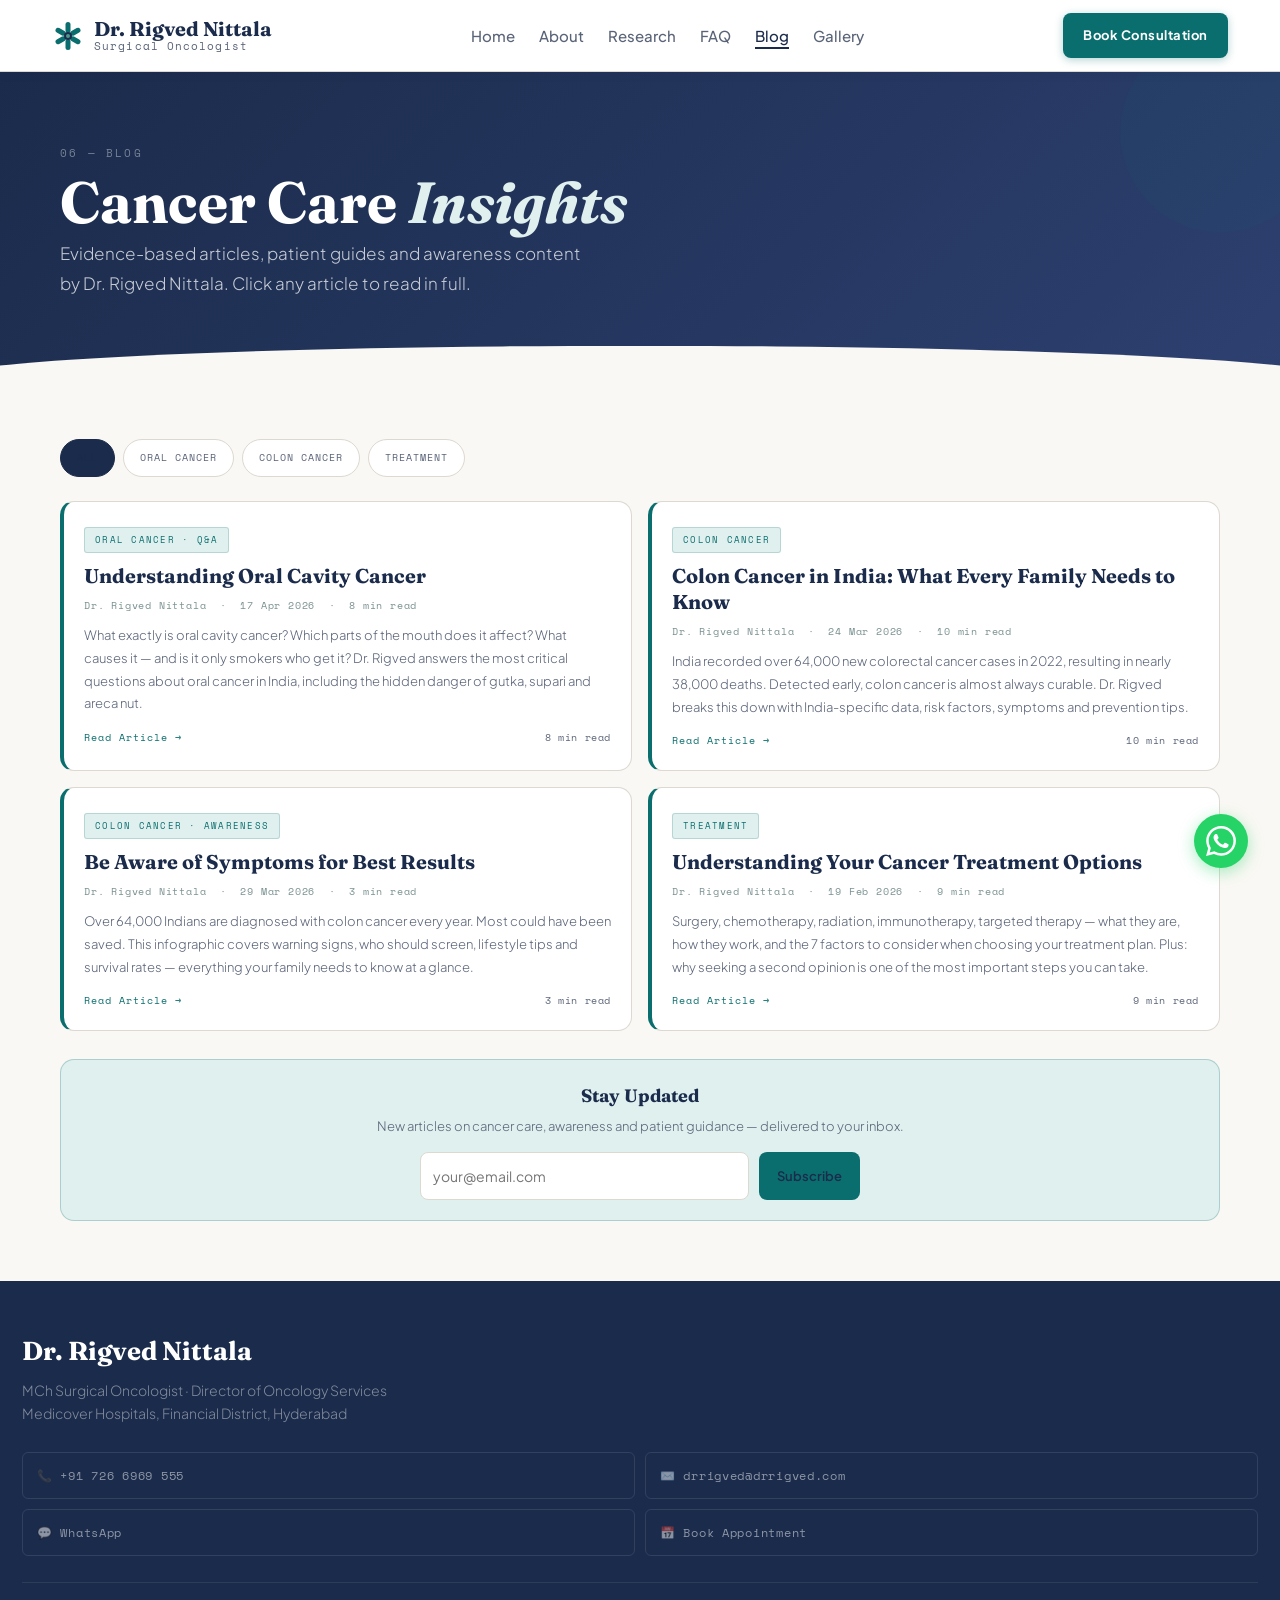
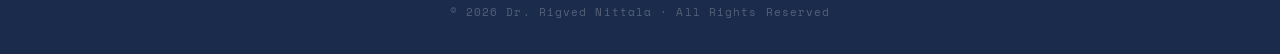
<file: blog.html>
<!DOCTYPE html>
<html lang="en">
<head>
<meta charset="UTF-8"><meta name="viewport" content="width=device-width,initial-scale=1">
<title>Blog — Dr. Rigved Nittala</title>
<meta name="description" content="Cancer care insights, patient guides and awareness articles by Dr. Rigved Nittala, Surgical Oncologist Hyderabad.">
<meta name="theme-color" content="#1B2B4B"><link rel="manifest" href="manifest.json"><link rel="stylesheet" href="shared.css">
<style>
.cat-pills{display:flex;gap:8px;flex-wrap:wrap;margin-bottom:24px}
.cat-pill{font-family:var(--mono);font-size:10px;letter-spacing:.1em;text-transform:uppercase;padding:8px 16px;border:1px solid var(--border);color:var(--muted);border-radius:20px;cursor:pointer;transition:all .2s;background:var(--white);min-height:38px;display:flex;align-items:center}
.cat-pill.active{background:var(--navy);color:var(--navy);border-color:var(--navy)}
.blog-grid{display:grid;gap:16px}
.blog-card{background:var(--white);border:1px solid var(--border);border-radius:var(--radius-lg);overflow:hidden;transition:box-shadow .2s,transform .2s;border-left:4px solid var(--teal);text-decoration:none;display:block;color:var(--text)}
.blog-card:hover{box-shadow:var(--shadow-lg);transform:translateY(-2px);border-left-color:var(--teal)}
.blog-card-body{padding:20px}
.blog-cat-badge{font-family:var(--mono);font-size:9px;letter-spacing:.14em;text-transform:uppercase;color:var(--teal);background:var(--teal-pale);padding:4px 10px;border-radius:3px;border:1px solid rgba(10,110,110,.2);display:inline-block;margin-bottom:10px}
.blog-title{font-family:var(--serif);font-size:20px;font-weight:700;color:var(--navy);line-height:1.3;margin-bottom:8px}
.blog-meta{font-family:var(--mono);font-size:10px;color:var(--sage);letter-spacing:.08em;margin-bottom:10px}
.blog-excerpt{font-size:13px;color:var(--muted);line-height:1.75;font-weight:300;margin-bottom:14px}
.blog-footer{display:flex;align-items:center;justify-content:space-between}
.blog-read-btn{font-family:var(--mono);font-size:10px;letter-spacing:.1em;color:var(--teal);display:flex;align-items:center;gap:6px}
.blog-rt{font-family:var(--mono);font-size:10px;color:var(--muted);letter-spacing:.06em}
.newsletter-strip{background:var(--teal-pale);border:1px solid rgba(10,110,110,.25);border-radius:var(--radius-lg);padding:20px;margin-top:28px;display:flex;flex-direction:column;gap:14px;align-items:center;text-align:center}
.newsletter-strip h3{font-family:var(--serif);font-size:18px;font-weight:700;color:var(--navy);margin-bottom:4px}
.newsletter-strip p{font-size:13px;color:var(--muted);font-weight:300}
.nl-input-row{display:flex;gap:10px;width:100%;max-width:360px}
.nl-input-row input{flex:1;border:1.5px solid var(--border);border-radius:var(--radius);padding:12px;font-family:var(--sans);font-size:14px;outline:none;min-height:48px}
.nl-input-row input:focus{border-color:var(--teal)}
.nl-btn{background:var(--teal);color:var(--navy);border:none;border-radius:var(--radius);padding:12px 18px;font-family:var(--sans);font-size:13px;font-weight:600;cursor:pointer;white-space:nowrap;min-height:48px}
@media(min-width:768px){.blog-grid{grid-template-columns:1fr 1fr}.section{padding:60px 60px}.page-hero{padding:72px 60px 80px}.nl-input-row{max-width:440px}}
</style>
</head>
<body>
</div>
<nav class="main-nav">
  <a href="index.html" class="nav-logo"><svg width="32" height="32" viewBox="0 0 64 64"><g transform="translate(32,32)"><rect x="-5" y="-28" width="10" height="22" rx="5" fill="#0A6E6E" transform="rotate(0)"/><rect x="-5" y="-28" width="10" height="22" rx="5" fill="#0A6E6E" transform="rotate(60)"/><rect x="-5" y="-28" width="10" height="22" rx="5" fill="#0A6E6E" transform="rotate(120)"/><rect x="-5" y="-28" width="10" height="22" rx="5" fill="#0A6E6E" transform="rotate(180)"/><rect x="-5" y="-28" width="10" height="22" rx="5" fill="#0A6E6E" transform="rotate(240)"/><rect x="-5" y="-28" width="10" height="22" rx="5" fill="#0A6E6E" transform="rotate(300)"/><circle r="8" fill="#1B2B4B"/><circle r="4" fill="#4A9B8E"/></g></svg><div class="nav-logo-text">Dr. Rigved Nittala<small>Surgical Oncologist</small></div></a>
  <ul class="nav-links"><li><a href="index.html">Home</a></li><li><a href="about.html">About</a></li><li><a href="research.html">Research</a></li><li><a href="faq.html">FAQ</a></li><li><a href="blog.html" class="active">Blog</a></li><li><a href="gallery.html">Gallery</a></li></ul>
  <div class="nav-right"><a href="about.html#contact" class="nav-cta">Book Consultation</a></div>
</nav>
<div class="page-wrap">
<div class="page-hero"><div class="page-hero-label reveal">06 — Blog</div><h1 class="reveal d1">Cancer Care <em>Insights</em></h1><p class="reveal d2">Evidence-based articles, patient guides and awareness content by Dr. Rigved Nittala. Click any article to read in full.</p></div>

<div class="section">
  <div class="cat-pills reveal">
    <div class="cat-pill active" onclick="filterCat(this,'all')">All</div>
    <div class="cat-pill" onclick="filterCat(this,'oral')">Oral Cancer</div>
    <div class="cat-pill" onclick="filterCat(this,'colon')">Colon Cancer</div>
    <div class="cat-pill" onclick="filterCat(this,'treatment')">Treatment</div>
  </div>

  <div class="blog-grid">
    <a href="blog-oral-cancer.html" class="blog-card reveal" data-cat="oral">
      <div class="blog-card-body">
        <div class="blog-cat-badge">Oral Cancer · Q&A</div>
        <div class="blog-title">Understanding Oral Cavity Cancer</div>
        <div class="blog-meta">Dr. Rigved Nittala &nbsp;·&nbsp; 17 Apr 2026 &nbsp;·&nbsp; 8 min read</div>
        <div class="blog-excerpt">What exactly is oral cavity cancer? Which parts of the mouth does it affect? What causes it — and is it only smokers who get it? Dr. Rigved answers the most critical questions about oral cancer in India, including the hidden danger of gutka, supari and areca nut.</div>
        <div class="blog-footer"><span class="blog-read-btn">Read Article →</span><span class="blog-rt">8 min read</span></div>
      </div>
    </a>
    <a href="blog-colon-cancer.html" class="blog-card reveal d1" data-cat="colon">
      <div class="blog-card-body">
        <div class="blog-cat-badge">Colon Cancer</div>
        <div class="blog-title">Colon Cancer in India: What Every Family Needs to Know</div>
        <div class="blog-meta">Dr. Rigved Nittala &nbsp;·&nbsp; 24 Mar 2026 &nbsp;·&nbsp; 10 min read</div>
        <div class="blog-excerpt">India recorded over 64,000 new colorectal cancer cases in 2022, resulting in nearly 38,000 deaths. Detected early, colon cancer is almost always curable. Dr. Rigved breaks this down with India-specific data, risk factors, symptoms and prevention tips.</div>
        <div class="blog-footer"><span class="blog-read-btn">Read Article →</span><span class="blog-rt">10 min read</span></div>
      </div>
    </a>
    <a href="blog-symptoms.html" class="blog-card reveal" data-cat="colon">
      <div class="blog-card-body">
        <div class="blog-cat-badge">Colon Cancer · Awareness</div>
        <div class="blog-title">Be Aware of Symptoms for Best Results</div>
        <div class="blog-meta">Dr. Rigved Nittala &nbsp;·&nbsp; 29 Mar 2026 &nbsp;·&nbsp; 3 min read</div>
        <div class="blog-excerpt">Over 64,000 Indians are diagnosed with colon cancer every year. Most could have been saved. This infographic covers warning signs, who should screen, lifestyle tips and survival rates — everything your family needs to know at a glance.</div>
        <div class="blog-footer"><span class="blog-read-btn">Read Article →</span><span class="blog-rt">3 min read</span></div>
      </div>
    </a>
    <a href="blog-treatment.html" class="blog-card reveal d1" data-cat="treatment">
      <div class="blog-card-body">
        <div class="blog-cat-badge">Treatment</div>
        <div class="blog-title">Understanding Your Cancer Treatment Options</div>
        <div class="blog-meta">Dr. Rigved Nittala &nbsp;·&nbsp; 19 Feb 2026 &nbsp;·&nbsp; 9 min read</div>
        <div class="blog-excerpt">Surgery, chemotherapy, radiation, immunotherapy, targeted therapy — what they are, how they work, and the 7 factors to consider when choosing your treatment plan. Plus: why seeking a second opinion is one of the most important steps you can take.</div>
        <div class="blog-footer"><span class="blog-read-btn">Read Article →</span><span class="blog-rt">9 min read</span></div>
      </div>
    </a>
  </div>

  <div class="newsletter-strip reveal">
    <div><h3>Stay Updated</h3><p>New articles on cancer care, awareness and patient guidance — delivered to your inbox.</p></div>
    <div class="nl-input-row"><input type="email" id="nlEmail" placeholder="your@email.com"/><button class="nl-btn" onclick="handleSub(this)">Subscribe</button></div>
  </div>
</div>

<footer class="main-footer"><div class="footer-name">Dr. Rigved Nittala</div><p class="footer-tagline">MCh Surgical Oncologist · Director of Oncology Services<br>Medicover Hospitals, Financial District, Hyderabad</p><div class="footer-grid"><a href="tel:+917266969555">📞 +91 726 6969 555</a><a href="mailto:drrigved@drrigved.com">✉️ drrigved@drrigved.com</a><a href="https://wa.me/917266969555" target="_blank">💬 WhatsApp</a><a href="about.html#contact">📅 Book Appointment</a></div><div class="footer-copy">© 2026 Dr. Rigved Nittala · All Rights Reserved</div></footer>
</div>
<nav class="bottom-nav">
  <a href="index.html"><svg viewBox="0 0 24 24"><path d="M3 9l9-7 9 7v11a2 2 0 01-2 2H5a2 2 0 01-2-2z"/><polyline points="9,22 9,12 15,12 15,22"/></svg>Home</a>
  <a href="about.html"><svg viewBox="0 0 24 24"><path d="M20 21v-2a4 4 0 00-4-4H8a4 4 0 00-4 4v2"/><circle cx="12" cy="7" r="4"/></svg>About</a>
  <a href="research.html"><svg viewBox="0 0 24 24"><path d="M2 3h6a4 4 0 014 4v14a3 3 0 00-3-3H2z"/><path d="M22 3h-6a4 4 0 00-4 4v14a3 3 0 013-3h7z"/></svg>Research</a>
  <a href="faq.html"><svg viewBox="0 0 24 24"><circle cx="12" cy="12" r="10"/><path d="M9.09 9a3 3 0 015.83 1c0 2-3 3-3 3"/><line x1="12" y1="17" x2="12.01" y2="17"/></svg>FAQ</a>
  <a href="blog.html" class="active"><svg viewBox="0 0 24 24"><path d="M11 4H4a2 2 0 00-2 2v14a2 2 0 002 2h14a2 2 0 002-2v-7"/><path d="M18.5 2.5a2.121 2.121 0 013 3L12 15l-4 1 1-4 9.5-9.5z"/></svg>Blog</a>
  <a href="gallery.html"><svg viewBox="0 0 24 24"><rect x="3" y="3" width="18" height="18" rx="2"/><circle cx="8.5" cy="8.5" r="1.5"/><polyline points="21,15 16,10 5,21"/></svg>Gallery</a>
</nav>
<a href="https://wa.me/917266969555" class="wa-float" target="_blank"><svg viewBox="0 0 24 24"><path d="M17.472 14.382c-.297-.149-1.758-.867-2.03-.967-.273-.099-.471-.148-.67.15-.197.297-.767.966-.94 1.164-.173.199-.347.223-.644.075-.297-.15-1.255-.463-2.39-1.475-.883-.788-1.48-1.761-1.653-2.059-.173-.297-.018-.458.13-.606.134-.133.298-.347.446-.52.149-.174.198-.298.298-.497.099-.198.05-.371-.025-.52-.075-.149-.669-1.612-.916-2.207-.242-.579-.487-.5-.669-.51-.173-.008-.371-.01-.57-.01-.198 0-.52.074-.792.372-.272.297-1.04 1.016-1.04 2.479 0 1.462 1.065 2.875 1.213 3.074.149.198 2.096 3.2 5.077 4.487.709.306 1.262.489 1.694.625.712.227 1.36.195 1.871.118.571-.085 1.758-.719 2.006-1.413.248-.694.248-1.289.173-1.413-.074-.124-.272-.198-.57-.347m-5.421 7.403h-.004a9.87 9.87 0 01-5.031-1.378l-.361-.214-3.741.982.998-3.648-.235-.374a9.86 9.86 0 01-1.51-5.26c.001-5.45 4.436-9.884 9.888-9.884 2.64 0 5.122 1.03 6.988 2.898a9.825 9.825 0 012.893 6.994c-.003 5.45-4.437 9.884-9.885 9.884m8.413-18.297A11.815 11.815 0 0012.05 0C5.495 0 .16 5.335.157 11.892c0 2.096.547 4.142 1.588 5.945L.057 24l6.305-1.654a11.882 11.882 0 005.683 1.448h.005c6.554 0 11.89-5.335 11.893-11.893a11.821 11.821 0 00-3.48-8.413Z"/></svg></a>
<script>
function filterCat(el, cat) {
  document.querySelectorAll('.cat-pill').forEach(p => p.classList.remove('active'));
  el.classList.add('active');
  document.querySelectorAll('[data-cat]').forEach(c => {
    c.style.display = (cat === 'all' || c.dataset.cat === cat) ? '' : 'none';
  });
}
function handleSub(btn) {
  const email = document.getElementById('nlEmail').value.trim();
  if (!email) return;
  const sub = encodeURIComponent('Newsletter Subscription Request');
  const body = encodeURIComponent('Please add me to your newsletter.\nEmail: ' + email);
  window.location.href = 'mailto:drrigved@drrigved.com?subject=' + sub + '&body=' + body;
  btn.textContent = 'Subscribed!'; btn.style.background = '#27ae60';
}
const obs = new IntersectionObserver(e => e.forEach(x => { if(x.isIntersecting) x.target.classList.add('visible'); }), {threshold:.1, rootMargin:'0px 0px -30px 0px'});
document.querySelectorAll('.reveal').forEach(el => obs.observe(el));
if ('serviceWorker' in navigator) navigator.serviceWorker.register('sw.js');
</script>
</body>
</html>
</file>
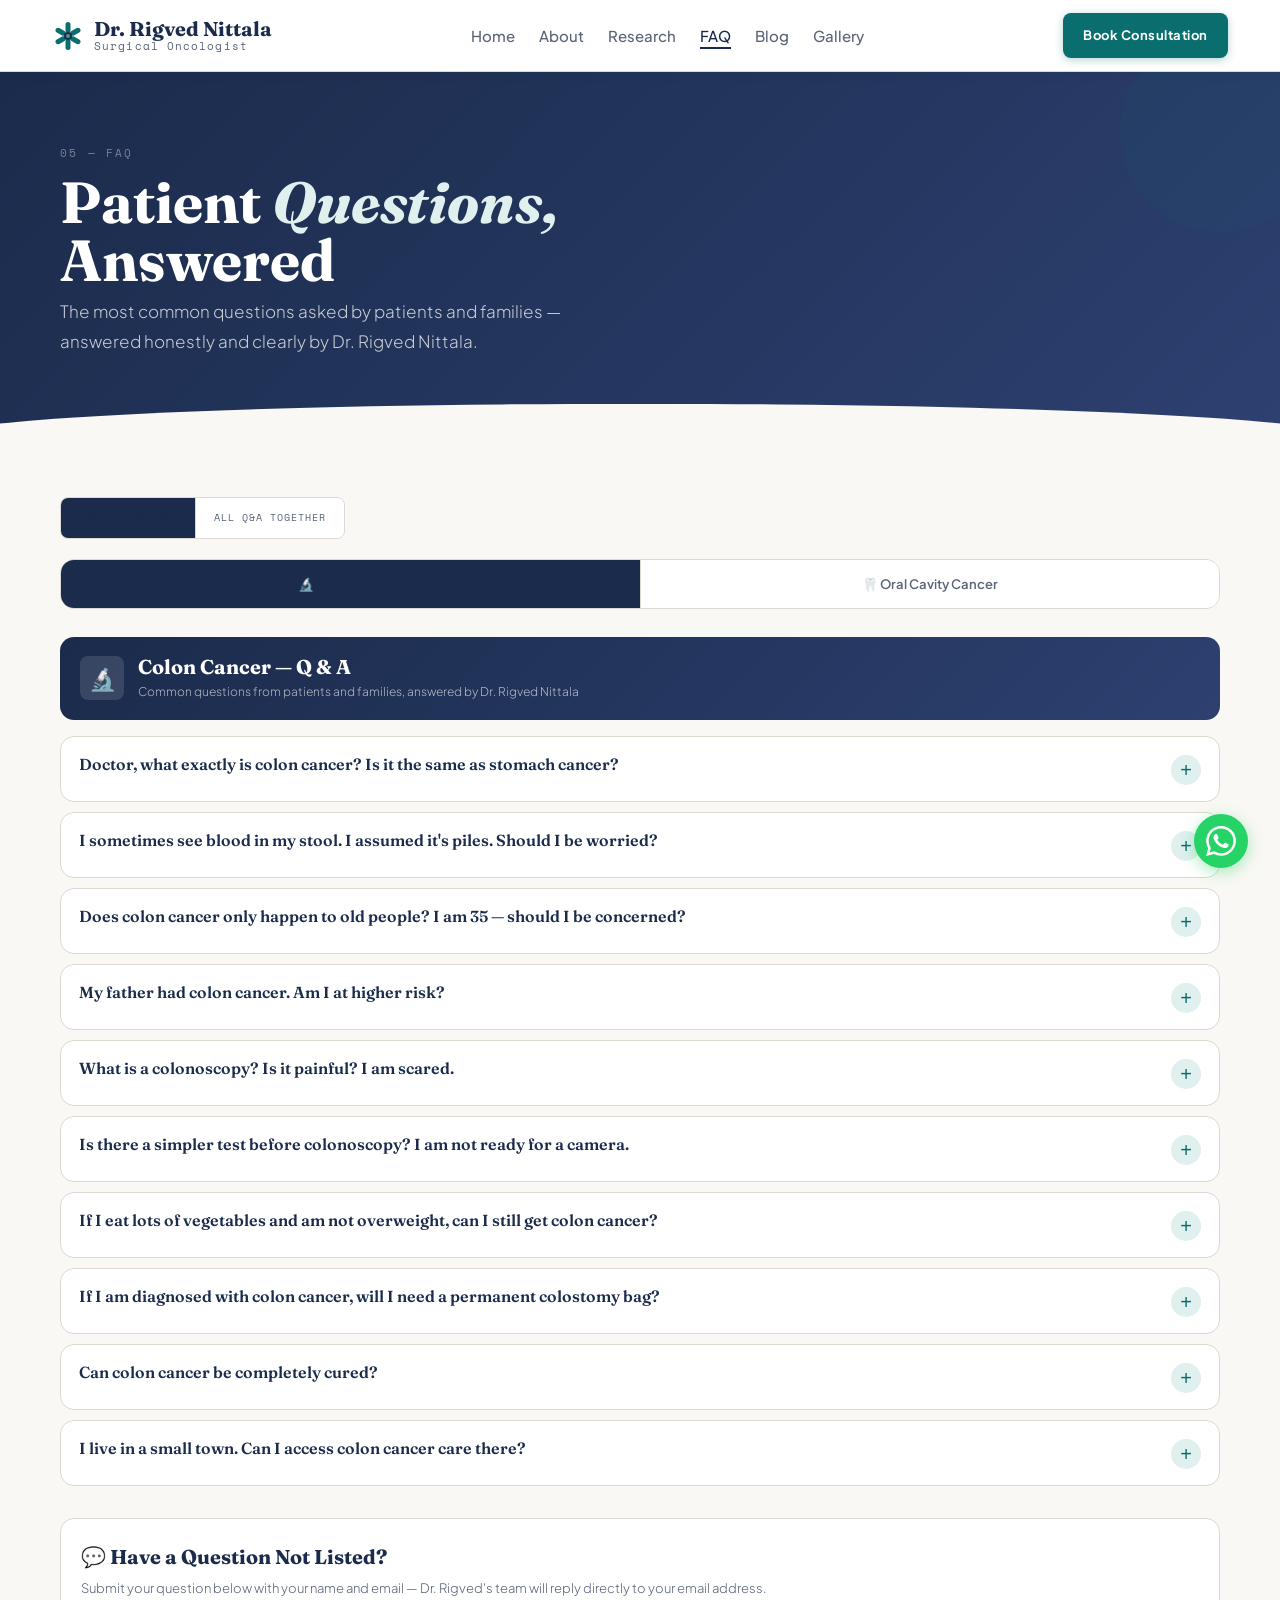
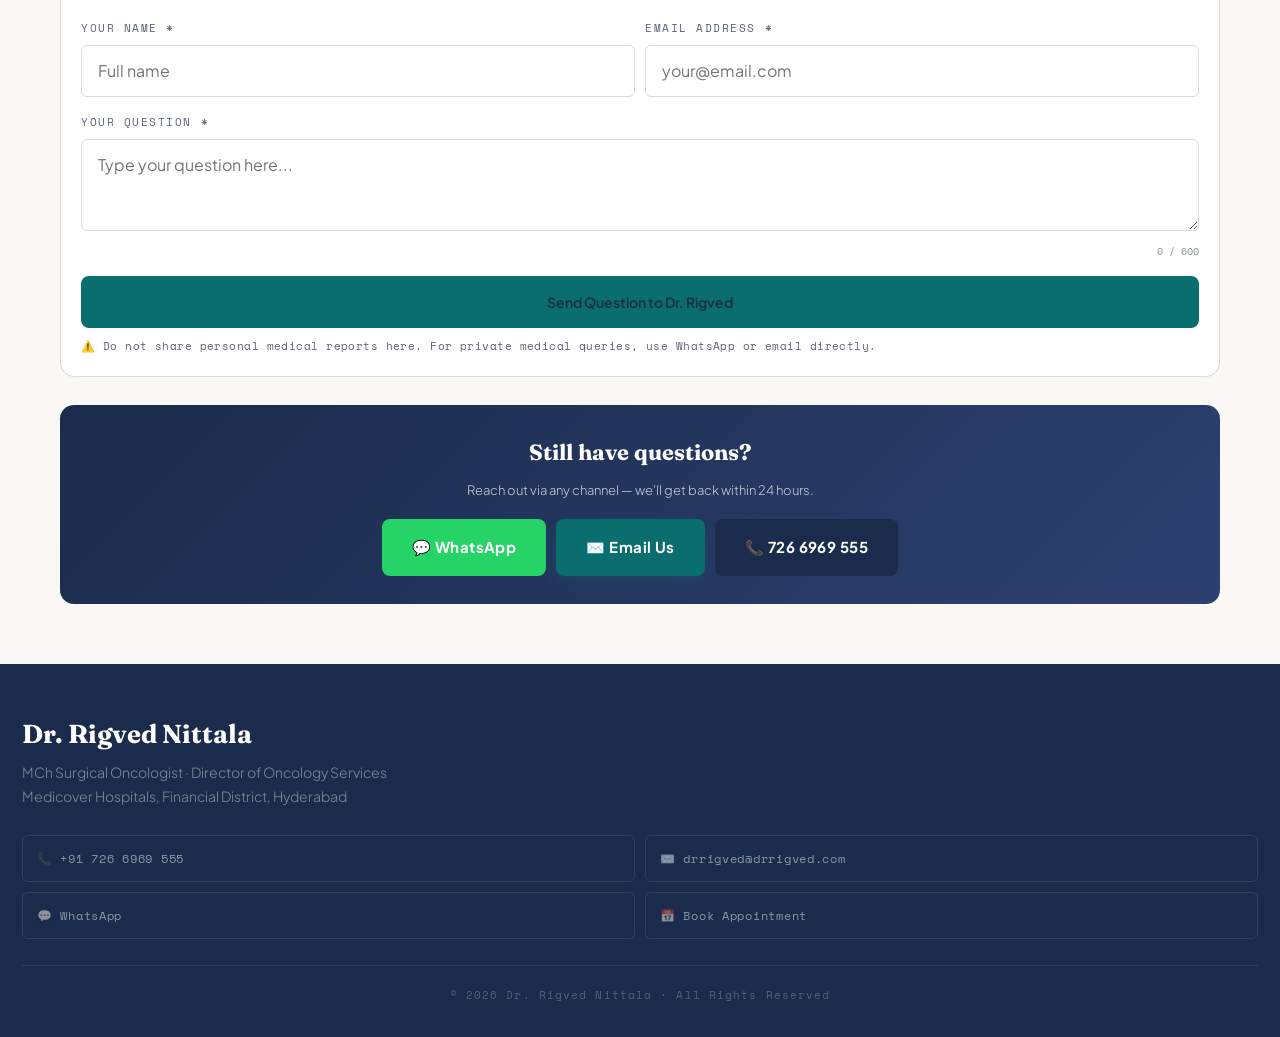
<file: faq.html>
<!DOCTYPE html>
<html lang="en">
<head>
<meta charset="UTF-8"><meta name="viewport" content="width=device-width,initial-scale=1">
<title>FAQ — Dr. Rigved Nittala</title>
<meta name="description" content="Frequently asked questions about colon cancer and oral cavity cancer answered by Dr. Rigved Nittala.">
<meta name="theme-color" content="#1B2B4B"><link rel="manifest" href="manifest.json"><link rel="stylesheet" href="shared.css">
<style>
.faq-tabs{display:flex;gap:0;margin-bottom:28px;border:1.5px solid var(--border);border-radius:var(--radius-lg);overflow:hidden}
.faq-tab{flex:1;padding:14px 10px;text-align:center;font-family:var(--sans);font-size:13px;font-weight:600;color:var(--muted);cursor:pointer;transition:all .2s;border:none;background:var(--white);-webkit-tap-highlight-color:transparent;min-height:48px;display:flex;align-items:center;justify-content:center}
.faq-tab.active{background:var(--navy);color:var(--navy)}
.faq-tab:not(:last-child){border-right:1.5px solid var(--border)}
.faq-cat-header{display:flex;align-items:center;gap:14px;padding:18px 20px;background:linear-gradient(135deg,var(--navy),var(--navy-light));border-radius:var(--radius-lg);margin-bottom:16px}
.faq-cat-icon{width:44px;height:44px;background:rgba(255,255,255,.12);border-radius:8px;display:flex;align-items:center;justify-content:center;font-size:22px;flex-shrink:0}
.faq-cat-title{font-family:var(--serif);font-size:20px;font-weight:700;color:white;line-height:1.2}
.faq-cat-sub{font-size:12px;color:rgba(255,255,255,.65);font-weight:300;margin-top:2px}
.faq-item{background:var(--white);border:1px solid var(--border);border-radius:var(--radius-lg);overflow:hidden;margin-bottom:10px}
.faq-q{padding:16px 18px;cursor:pointer;display:flex;justify-content:space-between;align-items:flex-start;gap:12px;transition:background .2s;-webkit-tap-highlight-color:transparent;min-height:56px}
.faq-q:hover,.faq-q:active{background:var(--teal-pale)}
.faq-q-text{font-family:var(--serif);font-size:16px;font-weight:600;color:var(--navy);line-height:1.4;flex:1}
.faq-toggle{width:30px;height:30px;border-radius:50%;background:var(--teal-pale);color:var(--teal);border:none;font-size:20px;display:flex;align-items:center;justify-content:center;cursor:pointer;flex-shrink:0;transition:transform .3s,background .2s;line-height:1;margin-top:2px}
.faq-item.open .faq-toggle{transform:rotate(45deg);background:var(--teal);color:var(--navy)}
.faq-a{max-height:0;overflow:hidden;transition:max-height .4s ease,padding .3s;font-size:14px;color:var(--muted);line-height:1.85;font-weight:300;padding:0 18px}
.faq-item.open .faq-a{max-height:400px;padding:0 18px 18px}
.faq-a a{color:var(--teal);text-decoration:none}
.faq-a strong{color:var(--text);font-weight:600}
.faq-a .hl{background:var(--teal-pale);border-left:3px solid var(--teal);padding:12px 14px;border-radius:0 var(--radius) var(--radius) 0;margin:12px 0;font-size:13px;color:var(--text)}
.faq-panel{display:none}
.faq-panel.active{display:block}

/* VIEW TOGGLE */
.view-toggle{display:flex;gap:0;margin-bottom:20px;border:1.5px solid var(--border);border-radius:var(--radius);overflow:hidden;width:fit-content}
.view-btn{padding:10px 18px;font-family:var(--mono);font-size:10px;letter-spacing:.1em;text-transform:uppercase;border:none;background:var(--white);color:var(--muted);cursor:pointer;transition:all .2s;min-height:40px}
.view-btn.active{background:var(--navy);color:var(--navy)}
.view-btn:not(:last-child){border-right:1.5px solid var(--border)}

/* ALL-IN-ONE VIEW */
.all-qa{display:none}
.all-qa.show{display:block}
.all-qa-item{background:var(--white);border:1px solid var(--border);border-radius:var(--radius-lg);margin-bottom:16px;overflow:hidden;border-left:4px solid var(--teal)}
.all-qa-cat{font-family:var(--mono);font-size:9px;letter-spacing:.16em;text-transform:uppercase;color:var(--teal);background:var(--teal-pale);padding:6px 16px;display:block}
.all-qa-q{font-family:var(--serif);font-size:16px;font-weight:700;color:var(--navy);padding:14px 16px 8px;line-height:1.35}
.all-qa-a{font-size:14px;color:var(--muted);line-height:1.85;font-weight:300;padding:0 16px 16px}
.all-qa-a strong{color:var(--text);font-weight:600}

/* COMMENT SECTION */
.comment-section{background:var(--white);border:1px solid var(--border);border-radius:var(--radius-lg);padding:20px;margin-top:32px}
.comment-section-title{font-family:var(--serif);font-size:20px;font-weight:700;color:var(--navy);margin-bottom:4px}
.comment-section-sub{font-size:13px;color:var(--muted);font-weight:300;margin-bottom:20px;line-height:1.6}
.comment-form-row{display:grid;grid-template-columns:1fr 1fr;gap:10px}
.comment-char{font-family:var(--mono);font-size:10px;color:var(--sage);text-align:right;margin-top:3px}
.comment-submit{background:var(--teal);color:var(--navy);border:none;border-radius:var(--radius);padding:14px;font-family:var(--sans);font-size:14px;font-weight:600;cursor:pointer;width:100%;transition:background .2s;min-height:52px}
.comment-submit:hover{background:var(--teal-light)}
.comment-note{font-size:11px;color:var(--muted);margin-top:10px;line-height:1.6;font-weight:300;font-family:var(--mono);letter-spacing:.04em}
.comment-msg{font-size:13px;padding:10px 14px;border-radius:var(--radius);margin-top:10px;display:none}
.comment-msg.success{background:#e8f5e9;color:#2e7d32}
.comment-msg.error{background:#fdecea;color:#c62828}

.still-have-q{background:linear-gradient(135deg,var(--navy),var(--navy-light));border-radius:var(--radius-lg);padding:28px 20px;text-align:center;margin-top:28px}
.still-have-q h3{font-family:var(--serif);font-size:22px;font-weight:700;color:white;margin-bottom:8px}
.still-have-q p{font-size:13px;color:rgba(255,255,255,.75);line-height:1.7;font-weight:300;margin-bottom:18px}
.still-btns{display:flex;flex-direction:column;gap:10px;max-width:300px;margin:0 auto}
@media(min-width:768px){.still-btns{flex-direction:row;max-width:none;justify-content:center}.page-hero{padding:72px 60px 80px}.section{padding:60px 60px}}
</style>
</head>
<body>
</div>
<nav class="main-nav">
  <a href="index.html" class="nav-logo"><svg width="32" height="32" viewBox="0 0 64 64"><g transform="translate(32,32)"><rect x="-5" y="-28" width="10" height="22" rx="5" fill="#0A6E6E" transform="rotate(0)"/><rect x="-5" y="-28" width="10" height="22" rx="5" fill="#0A6E6E" transform="rotate(60)"/><rect x="-5" y="-28" width="10" height="22" rx="5" fill="#0A6E6E" transform="rotate(120)"/><rect x="-5" y="-28" width="10" height="22" rx="5" fill="#0A6E6E" transform="rotate(180)"/><rect x="-5" y="-28" width="10" height="22" rx="5" fill="#0A6E6E" transform="rotate(240)"/><rect x="-5" y="-28" width="10" height="22" rx="5" fill="#0A6E6E" transform="rotate(300)"/><circle r="8" fill="#1B2B4B"/><circle r="4" fill="#4A9B8E"/></g></svg><div class="nav-logo-text">Dr. Rigved Nittala<small>Surgical Oncologist</small></div></a>
  <ul class="nav-links"><li><a href="index.html">Home</a></li><li><a href="about.html">About</a></li><li><a href="research.html">Research</a></li><li><a href="faq.html" class="active">FAQ</a></li><li><a href="blog.html">Blog</a></li><li><a href="gallery.html">Gallery</a></li></ul>
  <div class="nav-right"><a href="about.html#contact" class="nav-cta">Book Consultation</a></div>
</nav>
<div class="page-wrap">
<div class="page-hero"><div class="page-hero-label reveal">05 — FAQ</div><h1 class="reveal d1">Patient <em>Questions,</em><br>Answered</h1><p class="reveal d2">The most common questions asked by patients and families — answered honestly and clearly by Dr. Rigved Nittala.</p></div>

<div class="section">
  <!-- VIEW TOGGLE -->
  <div class="view-toggle reveal">
    <button class="view-btn active" onclick="setView('individual',this)">Individual Q&amp;A</button>
    <button class="view-btn" onclick="setView('all',this)">All Q&amp;A Together</button>
  </div>

  <!-- INDIVIDUAL VIEW -->
  <div id="individualView">
    <div class="faq-tabs reveal">
      <button class="faq-tab active" onclick="switchTab(this,'colon')">🔬 Colon Cancer</button>
      <button class="faq-tab" onclick="switchTab(this,'oral')">🦷 Oral Cavity Cancer</button>
    </div>

    <!-- COLON -->
    <div class="faq-panel active" id="panel-colon">
      <div class="faq-cat-header reveal"><div class="faq-cat-icon">🔬</div><div><div class="faq-cat-title">Colon Cancer — Q &amp; A</div><div class="faq-cat-sub">Common questions from patients and families, answered by Dr. Rigved Nittala</div></div></div>

      <div class="faq-item reveal"><div class="faq-q" onclick="toggleFaq(this)"><span class="faq-q-text">Doctor, what exactly is colon cancer? Is it the same as stomach cancer?</span><button class="faq-toggle">+</button></div><div class="faq-a">No, these are different cancers. Colon cancer (or colorectal cancer) affects the large intestine (colon) or the rectum — the last part of your digestive system. Stomach cancer affects the stomach, which is higher up. They have different causes, symptoms, and treatments. The colon is roughly 1.5 metres long and its job is to form and expel stool. When cells in the colon wall grow abnormally and out of control, that is colon cancer.</div></div>

      <div class="faq-item reveal"><div class="faq-q" onclick="toggleFaq(this)"><span class="faq-q-text">I sometimes see blood in my stool. I assumed it's piles. Should I be worried?</span><button class="faq-toggle">+</button></div><div class="faq-a"><div class="hl">This is perhaps the most important question. Blood in the stool should <strong>NEVER</strong> be automatically assumed to be from haemorrhoids (piles) without a proper medical evaluation.</div>While piles are far more common, colon cancer can also cause rectal bleeding. The only way to know for sure is to see a doctor. A simple stool test (FIT test) or a physical examination can start the investigation. Do not self-diagnose or self-medicate. <strong>If you have had blood in your stool more than once, please see a doctor this week.</strong></div></div>

      <div class="faq-item reveal"><div class="faq-q" onclick="toggleFaq(this)"><span class="faq-q-text">Does colon cancer only happen to old people? I am 35 — should I be concerned?</span><button class="faq-toggle">+</button></div><div class="faq-a">In Western countries, colon cancer mostly affects people over 65. But in India, the story is different. Studies from major cancer centres show that Indian patients tend to develop colon cancer significantly younger — the average age at diagnosis in India is around <strong>47</strong>, which is more than a decade earlier than in the West. Young-onset colon cancer is a recognised and increasing problem in India.<br><br>So while being 35 does not mean you need routine screening, it does mean you should not ignore symptoms. If you have any of the warning signs — blood in stool, persistent bowel changes, unexplained weight loss — please see a doctor regardless of your age.</div></div>

      <div class="faq-item reveal"><div class="faq-q" onclick="toggleFaq(this)"><span class="faq-q-text">My father had colon cancer. Am I at higher risk?</span><button class="faq-toggle">+</button></div><div class="faq-a">Yes, significantly so. Having a first-degree relative (parent, sibling, or child) with colon cancer <strong>roughly doubles your risk</strong>. If two first-degree relatives are affected, or if your relative was diagnosed under age 50, your risk is even higher.<br><br>Genetic conditions like Lynch Syndrome (also called HNPCC) and Familial Adenomatous Polyposis (FAP) can run in families and greatly elevate risk. If you have a family history, you should discuss this with your doctor and consider starting screening earlier — potentially from age 40 or even earlier depending on the family pattern. NICE guidelines now require all new colon cancer diagnoses to be tested for Lynch Syndrome.</div></div>

      <div class="faq-item reveal"><div class="faq-q" onclick="toggleFaq(this)"><span class="faq-q-text">What is a colonoscopy? Is it painful? I am scared.</span><button class="faq-toggle">+</button></div><div class="faq-a">A colonoscopy is a procedure where a doctor inserts a thin, flexible tube with a camera (a colonoscope) through your back passage to examine the inside of your colon. The thought of it sounds uncomfortable, but in practice, it is performed <strong>under sedation</strong> — you will be relaxed, drowsy, or asleep, and will feel very little.<br><br>Most people say the preparation (drinking a laxative solution the day before to clear the bowel) is the most inconvenient part. The procedure itself takes about 20–45 minutes. If a polyp is found, it is often removed during the same procedure, which could prevent cancer from ever developing. It truly is a life-saving investigation and far less frightening than it sounds.</div></div>

      <div class="faq-item reveal"><div class="faq-q" onclick="toggleFaq(this)"><span class="faq-q-text">Is there a simpler test before colonoscopy? I am not ready for a camera.</span><button class="faq-toggle">+</button></div><div class="faq-a">Yes. Not popular in India, but the <strong>Faecal Immunochemical Test (FIT)</strong> is a simple, at-home stool test that checks for tiny amounts of blood in your stool that you cannot see with the naked eye. You collect a small sample at home and send it to a lab. It is painless, non-invasive, and costs very little.<br><br>NICE guidelines recommend it as the first step for anyone with bowel symptoms. If the FIT test is positive (blood detected), then a colonoscopy is arranged. If negative, your doctor will advise further steps based on your symptoms.</div></div>

      <div class="faq-item reveal"><div class="faq-q" onclick="toggleFaq(this)"><span class="faq-q-text">If I eat lots of vegetables and am not overweight, can I still get colon cancer?</span><button class="faq-toggle">+</button></div><div class="faq-a">Yes, healthy lifestyle choices significantly reduce your risk but do not eliminate it entirely. Colon cancer can develop due to genetic factors, family history, or random cellular mutations that have nothing to do with lifestyle. This is why even healthy individuals should undergo screening from age 45, or earlier if they have a family history or symptoms.<br><br>Diet and lifestyle are powerful prevention tools, but they are not a guarantee. Regular screening is the safety net.</div></div>

      <div class="faq-item reveal"><div class="faq-q" onclick="toggleFaq(this)"><span class="faq-q-text">If I am diagnosed with colon cancer, will I need a permanent colostomy bag?</span><button class="faq-toggle">+</button></div><div class="faq-a">This is one of the most common fears patients express to me, and the reassuring answer is: <strong>not usually</strong>. With modern surgical techniques including laparoscopic (keyhole) surgery, most colon cancer patients do not need a permanent stoma (colostomy bag). A temporary bag may be used while the bowel heals after surgery, but this is often reversed.<br><br>The need for a permanent colostomy is more common with very low rectal cancers, and even then, improved surgical techniques have significantly reduced this requirement. Your surgical team will discuss this in detail before any operation.</div></div>

      <div class="faq-item reveal"><div class="faq-q" onclick="toggleFaq(this)"><span class="faq-q-text">Can colon cancer be completely cured?</span><button class="faq-toggle">+</button></div><div class="faq-a"><div class="hl"><strong>Absolutely — when caught early.</strong> Stage I colon cancer, which has not spread beyond the colon wall, has a five-year survival rate greater than 90%. Even Stage II and III have excellent outcomes with appropriate treatment combining surgery and chemotherapy.</div>Stage IV (metastatic) cancer is harder to cure but treatments have improved significantly. Immunotherapy, targeted therapy, and selected surgical removal of liver metastases have extended survival considerably. <strong>The key message: early detection gives you the best chance at a complete cure.</strong></div></div>

      <div class="faq-item reveal"><div class="faq-q" onclick="toggleFaq(this)"><span class="faq-q-text">I live in a small town. Can I access colon cancer care there?</span><button class="faq-toggle">+</button></div><div class="faq-a">Colon cancer awareness and early detection is improving across India, but access to advanced care remains uneven. If a colonoscopy is needed, district or government hospitals in most state capitals have endoscopy facilities. For surgery and chemotherapy, referral to a cancer centre may be needed.<br><br>The <strong>Ayushman Bharat PM-JAY scheme</strong> &amp; Private Health Insurance cover many cancer treatments, including surgery and chemotherapy. Do not assume treatment is out of reach — seek a referral from your primary doctor.</div></div>
    </div>

    <!-- ORAL -->
    <div class="faq-panel" id="panel-oral">
      <div class="faq-cat-header reveal"><div class="faq-cat-icon">🦷</div><div><div class="faq-cat-title">"Doctor, Is This Serious?" — Mouth Cancer, Answered</div><div class="faq-cat-sub">Questions about oral cavity cancer from patients and families</div></div></div>

      <div class="faq-item reveal"><div class="faq-q" onclick="toggleFaq(this)"><span class="faq-q-text">My mother has a white patch inside her mouth. She's had it for 2 months. Should we be worried?</span><button class="faq-toggle">+</button></div><div class="faq-a"><div class="hl">Yes, this needs to be evaluated. A white patch that doesn't wipe off and lasts more than 3 weeks is called leukoplakia. It is a pre-cancerous condition. Most leukoplakias do not become cancer, but some do — and a doctor cannot tell which ones just by looking.</div>Your mother needs a visit to a surgical oncologist or an oral medicine specialist for examination and possibly a biopsy. <strong>Please don't delay this.</strong></div></div>

      <div class="faq-item reveal"><div class="faq-q" onclick="toggleFaq(this)"><span class="faq-q-text">My husband has been chewing gutka for 20 years. He seems fine. Does he really need to stop?</span><button class="faq-toggle">+</button></div><div class="faq-a">I understand why it feels that way — habits that don't cause immediate pain often feel harmless. But by the time you feel pain or see something obviously wrong in oral cancer, the disease has often already progressed.<br><br>Twenty years of gutka use places your husband at significantly elevated risk. The carcinogens in gutka and areca nut are <strong>Class 1 carcinogens</strong> — the same category as asbestos. Stopping now will not erase all past damage, but it will meaningfully reduce the risk going forward.<br><br>I would also recommend he see a doctor for a mouth examination.</div></div>

      <div class="faq-item reveal"><div class="faq-q" onclick="toggleFaq(this)"><span class="faq-q-text">My father was diagnosed with Stage 3 tongue cancer. The doctor says he needs jaw surgery and reconstruction. Is this really necessary?</span><button class="faq-toggle">+</button></div><div class="faq-a">I know this sounds frightening, and the word 'reconstruction' can feel overwhelming. But here is the reality: for Stage 3 tongue cancer, surgery is the most effective treatment. Modern reconstruction — using tissue from the forearm or thigh to rebuild the tongue and floor of the mouth — gives <strong>excellent functional results</strong>.<br><br>Most patients are able to speak and eat near-normally within months.<br><br>The alternative — not operating — gives the cancer more time to spread, and Stage 4 disease is much harder to treat. Get a second opinion at a major cancer centre if you wish, but please do not delay the decision.</div></div>

      <div class="faq-item reveal"><div class="faq-q" onclick="toggleFaq(this)"><span class="faq-q-text">Can we treat mouth cancer only with radiation? My father doesn't want surgery.</span><button class="faq-toggle">+</button></div><div class="faq-a">For oral cavity cancers, <strong>surgery is the preferred first treatment</strong> according to Indian clinical practice guidelines and international standards.<br><br>Radiation alone is an option for patients who truly cannot undergo surgery for medical reasons, but outcomes are generally better with surgery. Radiation as the sole treatment for large oral tumours can cause significant side effects including dry mouth, difficulty swallowing, and jaw problems.<br><br>The decision must be made by a multidisciplinary team. If your father is reluctant, I would strongly encourage a detailed discussion with his surgical oncologist about what surgery actually involves — many fears are based on outdated information.</div></div>

      <div class="faq-item reveal"><div class="faq-q" onclick="toggleFaq(this)"><span class="faq-q-text">Is oral cancer covered under Ayushman Bharat (PM-JAY)?</span><button class="faq-toggle">+</button></div><div class="faq-a"><div class="hl"><strong>Yes.</strong> Oral cancer surgery, radiation therapy, and chemotherapy are covered under the Pradhan Mantri Jan Arogya Yojana (PM-JAY) for eligible families.</div></div></div>

      <div class="faq-item reveal"><div class="faq-q" onclick="toggleFaq(this)"><span class="faq-q-text">What are the chances of recovery if the cancer is detected early?</span><button class="faq-toggle">+</button></div><div class="faq-a"><div class="hl"><strong>Very good.</strong> Stage I oral cavity cancer has a 5-year survival rate of over 80%. Stage II is also associated with good outcomes with appropriate surgery. The key word is 'early'.</div>In India, the tragedy is that over 80% of patients present at Stage 3 or 4, when survival rates drop to 30–50%. This is not because the cancer is more aggressive in India — it is because of delayed diagnosis.<br><br>If you catch it early, the surgery is smaller, the recovery is faster, and the chances of cure are high.</div></div>

      <div class="faq-item reveal"><div class="faq-q" onclick="toggleFaq(this)"><span class="faq-q-text">My uncle had his tongue partially removed. Will he ever speak or eat normally again?</span><button class="faq-toggle">+</button></div><div class="faq-a">With modern rehabilitation, many patients who have had partial tongue removal (hemi-glossectomy) <strong>regain functional speech and swallowing</strong>.<br><br>It requires dedicated speech therapy and swallowing rehabilitation, which are routinely offered at good cancer centres. The extent of recovery depends on how much of the tongue was removed and whether reconstruction was done.<br><br>Patients I have operated on have returned to their jobs, social lives, and in many cases, to eating normally. It takes time and effort — usually 3 to 6 months — but life does go on.</div></div>

      <div class="faq-item reveal"><div class="faq-q" onclick="toggleFaq(this)"><span class="faq-q-text">My cousin is 32 years old and has a sore on her tongue that hasn't healed for 6 weeks. She doesn't smoke or chew tobacco. Can she still have cancer?</span><button class="faq-toggle">+</button></div><div class="faq-a">Yes, though it is less common. While tobacco and areca nut account for the majority of oral cancers in India, cancer can occur in non-users.<br><br>HPV infection, chronic trauma (from a sharp tooth or ill-fitting denture), and genetic factors can all contribute.<br><br><div class="hl">A non-healing ulcer for 6 weeks in any person — regardless of habits — <strong>must be biopsied</strong>. Please take her to a surgical oncologist as soon as possible. Six weeks is already longer than the recommended 3-week trigger for evaluation.</div></div></div>

      <div class="faq-item reveal"><div class="faq-q" onclick="toggleFaq(this)"><span class="faq-q-text">What can I do to protect my family from mouth cancer?</span><button class="faq-toggle">+</button></div><div class="faq-a"><strong>First,</strong> if anyone in your family chews gutka, pan masala, khaini, or uses tobacco in any form — encourage them to stop today. Not reduce, stop.<br><br><strong>Second,</strong> check your own mouth in a mirror once a month. Look at the tongue (top and underside), inner cheeks, and gums.<br><br><strong>Third,</strong> visit a dentist at least once a year — they can spot early lesions.<br><br><strong>Fourth,</strong> know the warning signs and don't wait more than 3 weeks before seeking evaluation.<br><br><strong>Fifth,</strong> talk about it. Oral cancer is deeply stigmatised because it's associated with habits people feel ashamed of. That stigma costs lives. The more openly we talk, the sooner people seek help.</div></div>
    </div>
  </div>

  <!-- ALL-IN-ONE VIEW -->
  <div class="all-qa" id="allView">
    <div style="display:flex;justify-content:space-between;align-items:center;margin-bottom:16px;flex-wrap:wrap;gap:10px">
      <h3 style="font-family:var(--serif);font-size:20px;font-weight:700;color:var(--navy)">All Q&amp;As — Complete Reference</h3>
      <button onclick="downloadFAQ()" class="btn btn-navy" style="font-size:12px;padding:10px 16px;min-height:40px">⬇️ Download PDF</button>
    </div>
    <div id="allQaContent"></div>
  </div>

  <!-- COMMENT SECTION -->
  <div class="comment-section reveal">
    <div class="comment-section-title">💬 Have a Question Not Listed?</div>
    <div class="comment-section-sub">Submit your question below with your name and email — Dr. Rigved's team will reply directly to your email address.</div>
    <div class="comment-form-row">
      <div class="fg"><label>Your Name *</label><input type="text" id="fname" placeholder="Full name"/></div>
      <div class="fg"><label>Email Address *</label><input type="email" id="femail" placeholder="your@email.com"/></div>
    </div>
    <div class="fg"><label>Your Question *</label><textarea id="fmsg" placeholder="Type your question here..." maxlength="600" oninput="document.getElementById('fchar').textContent=this.value.length+' / 600'"></textarea><div class="comment-char" id="fchar">0 / 600</div></div>
    <button class="comment-submit" onclick="submitFAQComment()">Send Question to Dr. Rigved</button>
    <div class="comment-msg" id="fmsg-status"></div>
    <div class="comment-note">⚠️ Do not share personal medical reports here. For private medical queries, use WhatsApp or email directly.</div>
  </div>

  <div class="still-have-q reveal">
    <h3>Still have questions?</h3>
    <p>Reach out via any channel — we'll get back within 24 hours.</p>
    <div class="still-btns">
      <a href="https://wa.me/917266969555" target="_blank" class="btn" style="background:#25D366;color:white;min-height:52px">💬 WhatsApp</a>
      <a href="mailto:drrigved@drrigved.com" class="btn btn-primary" style="min-height:52px">✉️ Email Us</a>
      <a href="tel:+917266969555" class="btn btn-navy" style="min-height:52px">📞 726 6969 555</a>
    </div>
  </div>
</div>

<footer class="main-footer"><div class="footer-name">Dr. Rigved Nittala</div><p class="footer-tagline">MCh Surgical Oncologist · Director of Oncology Services<br>Medicover Hospitals, Financial District, Hyderabad</p><div class="footer-grid"><a href="tel:+917266969555">📞 +91 726 6969 555</a><a href="mailto:drrigved@drrigved.com">✉️ drrigved@drrigved.com</a><a href="https://wa.me/917266969555" target="_blank">💬 WhatsApp</a><a href="about.html#contact">📅 Book Appointment</a></div><div class="footer-copy">© 2026 Dr. Rigved Nittala · All Rights Reserved</div></footer>
</div>
<nav class="bottom-nav">
  <a href="index.html"><svg viewBox="0 0 24 24"><path d="M3 9l9-7 9 7v11a2 2 0 01-2 2H5a2 2 0 01-2-2z"/><polyline points="9,22 9,12 15,12 15,22"/></svg>Home</a>
  <a href="about.html"><svg viewBox="0 0 24 24"><path d="M20 21v-2a4 4 0 00-4-4H8a4 4 0 00-4 4v2"/><circle cx="12" cy="7" r="4"/></svg>About</a>
  <a href="research.html"><svg viewBox="0 0 24 24"><path d="M2 3h6a4 4 0 014 4v14a3 3 0 00-3-3H2z"/><path d="M22 3h-6a4 4 0 00-4 4v14a3 3 0 013-3h7z"/></svg>Research</a>
  <a href="faq.html" class="active"><svg viewBox="0 0 24 24"><circle cx="12" cy="12" r="10"/><path d="M9.09 9a3 3 0 015.83 1c0 2-3 3-3 3"/><line x1="12" y1="17" x2="12.01" y2="17"/></svg>FAQ</a>
  <a href="blog.html"><svg viewBox="0 0 24 24"><path d="M11 4H4a2 2 0 00-2 2v14a2 2 0 002 2h14a2 2 0 002-2v-7"/><path d="M18.5 2.5a2.121 2.121 0 013 3L12 15l-4 1 1-4 9.5-9.5z"/></svg>Blog</a>
  <a href="gallery.html"><svg viewBox="0 0 24 24"><rect x="3" y="3" width="18" height="18" rx="2"/><circle cx="8.5" cy="8.5" r="1.5"/><polyline points="21,15 16,10 5,21"/></svg>Gallery</a>
</nav>
<a href="https://wa.me/917266969555" class="wa-float" target="_blank"><svg viewBox="0 0 24 24"><path d="M17.472 14.382c-.297-.149-1.758-.867-2.03-.967-.273-.099-.471-.148-.67.15-.197.297-.767.966-.94 1.164-.173.199-.347.223-.644.075-.297-.15-1.255-.463-2.39-1.475-.883-.788-1.48-1.761-1.653-2.059-.173-.297-.018-.458.13-.606.134-.133.298-.347.446-.52.149-.174.198-.298.298-.497.099-.198.05-.371-.025-.52-.075-.149-.669-1.612-.916-2.207-.242-.579-.487-.5-.669-.51-.173-.008-.371-.01-.57-.01-.198 0-.52.074-.792.372-.272.297-1.04 1.016-1.04 2.479 0 1.462 1.065 2.875 1.213 3.074.149.198 2.096 3.2 5.077 4.487.709.306 1.262.489 1.694.625.712.227 1.36.195 1.871.118.571-.085 1.758-.719 2.006-1.413.248-.694.248-1.289.173-1.413-.074-.124-.272-.198-.57-.347m-5.421 7.403h-.004a9.87 9.87 0 01-5.031-1.378l-.361-.214-3.741.982.998-3.648-.235-.374a9.86 9.86 0 01-1.51-5.26c.001-5.45 4.436-9.884 9.888-9.884 2.64 0 5.122 1.03 6.988 2.898a9.825 9.825 0 012.893 6.994c-.003 5.45-4.437 9.884-9.885 9.884m8.413-18.297A11.815 11.815 0 0012.05 0C5.495 0 .16 5.335.157 11.892c0 2.096.547 4.142 1.588 5.945L.057 24l6.305-1.654a11.882 11.882 0 005.683 1.448h.005c6.554 0 11.89-5.335 11.893-11.893a11.821 11.821 0 00-3.48-8.413Z"/></svg></a>

<script>
// ALL QA DATA
const ALL_QA = [
  {cat:'Colon Cancer',q:'Doctor, what exactly is colon cancer? Is it the same as stomach cancer?',a:'No, these are different cancers. Colon cancer (or colorectal cancer) affects the large intestine (colon) or the rectum — the last part of your digestive system. Stomach cancer affects the stomach, which is higher up. They have different causes, symptoms, and treatments. The colon is roughly 1.5 metres long and its job is to form and expel stool. When cells in the colon wall grow abnormally and out of control, that is colon cancer.'},
  {cat:'Colon Cancer',q:'I sometimes see blood in my stool. I assumed it\'s piles. Should I be worried?',a:'This is perhaps the most important question. Blood in the stool should NEVER be automatically assumed to be from haemorrhoids (piles) without a proper medical evaluation. While piles are far more common, colon cancer can also cause rectal bleeding. The only way to know for sure is to see a doctor. A simple stool test (FIT test) or a physical examination can start the investigation. Do not self-diagnose or self-medicate. If you have had blood in your stool more than once, please see a doctor this week.'},
  {cat:'Colon Cancer',q:'Does colon cancer only happen to old people? I am 35 — should I be concerned?',a:'In Western countries, colon cancer mostly affects people over 65. But in India, the story is different. Studies from major cancer centres show that Indian patients tend to develop colon cancer significantly younger — the average age at diagnosis in India is around 47, which is more than a decade earlier than in the West. Young-onset colon cancer is a recognised and increasing problem in India. So while being 35 does not mean you need routine screening, it does mean you should not ignore symptoms. If you have any of the warning signs — blood in stool, persistent bowel changes, unexplained weight loss — please see a doctor regardless of your age.'},
  {cat:'Colon Cancer',q:'My father had colon cancer. Am I at higher risk?',a:'Yes, significantly so. Having a first-degree relative (parent, sibling, or child) with colon cancer roughly doubles your risk. If two first-degree relatives are affected, or if your relative was diagnosed under age 50, your risk is even higher. Genetic conditions like Lynch Syndrome (also called HNPCC) and Familial Adenomatous Polyposis (FAP) can run in families and greatly elevate risk. If you have a family history, you should discuss this with your doctor and consider starting screening earlier — potentially from age 40 or even earlier depending on the family pattern. NICE guidelines now require all new colon cancer diagnoses to be tested for Lynch Syndrome.'},
  {cat:'Colon Cancer',q:'What is a colonoscopy? Is it painful? I am scared.',a:'A colonoscopy is a procedure where a doctor inserts a thin, flexible tube with a camera (a colonoscope) through your back passage to examine the inside of your colon. The thought of it sounds uncomfortable, but in practice, it is performed under sedation — you will be relaxed, drowsy, or asleep, and will feel very little. Most people say the preparation (drinking a laxative solution the day before to clear the bowel) is the most inconvenient part. The procedure itself takes about 20–45 minutes. If a polyp is found, it is often removed during the same procedure, which could prevent cancer from ever developing. It truly is a life-saving investigation and far less frightening than it sounds.'},
  {cat:'Colon Cancer',q:'Is there a simpler test before colonoscopy? I am not ready for a camera.',a:'Yes. Not popular in India, but the Faecal Immunochemical Test (FIT) is a simple, at-home stool test that checks for tiny amounts of blood in your stool that you cannot see with the naked eye. You collect a small sample at home and send it to a lab. It is painless, non-invasive, and costs very little. NICE guidelines recommend it as the first step for anyone with bowel symptoms. If the FIT test is positive (blood detected), then a colonoscopy is arranged. If negative, your doctor will advise further steps based on your symptoms.'},
  {cat:'Colon Cancer',q:'If I eat lots of vegetables and am not overweight, can I still get colon cancer?',a:'Yes, healthy lifestyle choices significantly reduce your risk but do not eliminate it entirely. Colon cancer can develop due to genetic factors, family history, or random cellular mutations that have nothing to do with lifestyle. This is why even healthy individuals should undergo screening from age 45, or earlier if they have a family history or symptoms. Diet and lifestyle are powerful prevention tools, but they are not a guarantee. Regular screening is the safety net.'},
  {cat:'Colon Cancer',q:'If I am diagnosed with colon cancer, will I need a permanent colostomy bag?',a:'This is one of the most common fears patients express to me, and the reassuring answer is: not usually. With modern surgical techniques including laparoscopic (keyhole) surgery, most colon cancer patients do not need a permanent stoma (colostomy bag). A temporary bag may be used while the bowel heals after surgery, but this is often reversed. The need for a permanent colostomy is more common with very low rectal cancers, and even then, improved surgical techniques have significantly reduced this requirement. Your surgical team will discuss this in detail before any operation.'},
  {cat:'Colon Cancer',q:'Can colon cancer be completely cured?',a:'Absolutely — when caught early. Stage I colon cancer, which has not spread beyond the colon wall, has a five-year survival rate greater than 90%. Even Stage II and III have excellent outcomes with appropriate treatment combining surgery and chemotherapy. Stage IV (metastatic) cancer is harder to cure but treatments have improved significantly. Immunotherapy, targeted therapy, and selected surgical removal of liver metastases have extended survival considerably. The key message: early detection gives you the best chance at a complete cure.'},
  {cat:'Colon Cancer',q:'I live in a small town. Can I access colon cancer care there?',a:'Colon cancer awareness and early detection is improving across India, but access to advanced care remains uneven. If a colonoscopy is needed, district or government hospitals in most state capitals have endoscopy facilities. For surgery and chemotherapy, referral to a cancer centre may be needed. The Ayushman Bharat PM-JAY scheme & Private Health Insurance cover many cancer treatments, including surgery and chemotherapy. Do not assume treatment is out of reach — seek a referral from your primary doctor.'},
  {cat:'Oral Cavity Cancer',q:'My mother has a white patch inside her mouth. She\'s had it for 2 months. Should we be worried?',a:'Yes, this needs to be evaluated. A white patch that doesn\'t wipe off and lasts more than 3 weeks is called leukoplakia. It is a pre-cancerous condition. Most leukoplakias do not become cancer, but some do — and a doctor cannot tell which ones just by looking. Your mother needs a visit to a surgical oncologist or an oral medicine specialist for examination and possibly a biopsy. Please don\'t delay this.'},
  {cat:'Oral Cavity Cancer',q:'My husband has been chewing gutka for 20 years. He seems fine. Does he really need to stop?',a:'I understand why it feels that way — habits that don\'t cause immediate pain often feel harmless. But by the time you feel pain or see something obviously wrong in oral cancer, the disease has often already progressed. Twenty years of gutka use places your husband at significantly elevated risk. The carcinogens in gutka and areca nut are Class 1 carcinogens — the same category as asbestos. Stopping now will not erase all past damage, but it will meaningfully reduce the risk going forward. I would also recommend he see a doctor for a mouth examination.'},
  {cat:'Oral Cavity Cancer',q:'My father was diagnosed with Stage 3 tongue cancer. The doctor says he needs jaw surgery and reconstruction. Is this really necessary?',a:'I know this sounds frightening, and the word \'reconstruction\' can feel overwhelming. But here is the reality: for Stage 3 tongue cancer, surgery is the most effective treatment. Modern reconstruction — using tissue from the forearm or thigh to rebuild the tongue and floor of the mouth — gives excellent functional results. Most patients are able to speak and eat near-normally within months. The alternative — not operating — gives the cancer more time to spread, and Stage 4 disease is much harder to treat. Get a second opinion at a major cancer centre if you wish, but please do not delay the decision.'},
  {cat:'Oral Cavity Cancer',q:'Can we treat mouth cancer only with radiation? My father doesn\'t want surgery.',a:'For oral cavity cancers, surgery is the preferred first treatment according to Indian clinical practice guidelines and international standards. Radiation alone is an option for patients who truly cannot undergo surgery for medical reasons, but outcomes are generally better with surgery. Radiation as the sole treatment for large oral tumours can cause significant side effects including dry mouth, difficulty swallowing, and jaw problems. The decision must be made by a multidisciplinary team. If your father is reluctant, I would strongly encourage a detailed discussion with his surgical oncologist about what surgery actually involves — many fears are based on outdated information.'},
  {cat:'Oral Cavity Cancer',q:'Is oral cancer covered under Ayushman Bharat (PM-JAY)?',a:'Yes. Oral cancer surgery, radiation therapy, and chemotherapy are covered under the Pradhan Mantri Jan Arogya Yojana (PM-JAY) for eligible families.'},
  {cat:'Oral Cavity Cancer',q:'What are the chances of recovery if the cancer is detected early?',a:'Very good. Stage I oral cavity cancer has a 5-year survival rate of over 80%. Stage II is also associated with good outcomes with appropriate surgery. The key word is \'early\'. In India, the tragedy is that over 80% of patients present at Stage 3 or 4, when survival rates drop to 30–50%. This is not because the cancer is more aggressive in India — it is because of delayed diagnosis. If you catch it early, the surgery is smaller, the recovery is faster, and the chances of cure are high.'},
  {cat:'Oral Cavity Cancer',q:'My uncle had his tongue partially removed. Will he ever speak or eat normally again?',a:'With modern rehabilitation, many patients who have had partial tongue removal (hemi-glossectomy) regain functional speech and swallowing. It requires dedicated speech therapy and swallowing rehabilitation, which are routinely offered at good cancer centres. The extent of recovery depends on how much of the tongue was removed and whether reconstruction was done. Patients I have operated on have returned to their jobs, social lives, and in many cases, to eating normally. It takes time and effort — usually 3 to 6 months — but life does go on.'},
  {cat:'Oral Cavity Cancer',q:'My cousin is 32 years old and has a sore on her tongue that hasn\'t healed for 6 weeks. She doesn\'t smoke or chew tobacco. Can she still have cancer?',a:'Yes, though it is less common. While tobacco and areca nut account for the majority of oral cancers in India, cancer can occur in non-users. HPV infection, chronic trauma (from a sharp tooth or ill-fitting denture), and genetic factors can all contribute. A non-healing ulcer for 6 weeks in any person — regardless of habits — must be biopsied. Please take her to a surgical oncologist as soon as possible. Six weeks is already longer than the recommended 3-week trigger for evaluation.'},
  {cat:'Oral Cavity Cancer',q:'What can I do to protect my family from mouth cancer?',a:'First, if anyone in your family chews gutka, pan masala, khaini, or uses tobacco in any form — encourage them to stop today. Not reduce, stop. Second, check your own mouth in a mirror once a month. Look at the tongue (top and underside), inner cheeks, and gums. Third, visit a dentist at least once a year — they can spot early lesions. Fourth, know the warning signs and don\'t wait more than 3 weeks before seeking evaluation. Fifth, talk about it. Oral cancer is deeply stigmatised because it\'s associated with habits people feel ashamed of. That stigma costs lives. The more openly we talk, the sooner people seek help.'},
];

function setView(view, btn) {
  document.querySelectorAll('.view-btn').forEach(b => b.classList.remove('active'));
  btn.classList.add('active');
  document.getElementById('individualView').style.display = view === 'individual' ? 'block' : 'none';
  document.getElementById('allView').classList.toggle('show', view === 'all');
  if (view === 'all') renderAllQA();
}

function renderAllQA() {
  const el = document.getElementById('allQaContent');
  if (el.innerHTML) return;
  el.innerHTML = ALL_QA.map((item, i) => `
    <div class="all-qa-item">
      <span class="all-qa-cat">${item.cat}</span>
      <div class="all-qa-q">Q${i+1}: ${item.q}</div>
      <div class="all-qa-a">${item.a}</div>
    </div>`).join('');
}

function downloadFAQ() {
  let content = 'DR. RIGVED NITTALA — COMPLETE FAQ\nwww.drrigved.com | +91 726 6969 555\n\n';
  ALL_QA.forEach((item, i) => {
    content += `[${item.cat}]\nQ${i+1}: ${item.q}\nA: ${item.a}\n\n`;
  });
  const blob = new Blob([content], {type: 'text/plain'});
  const a = document.createElement('a');
  a.href = URL.createObjectURL(blob);
  a.download = 'DrRigved-FAQ.txt';
  a.click();
}

function switchTab(el, id) {
  document.querySelectorAll('.faq-tab').forEach(t => t.classList.remove('active'));
  document.querySelectorAll('.faq-panel').forEach(p => p.classList.remove('active'));
  el.classList.add('active');
  document.getElementById('panel-' + id).classList.add('active');
  document.querySelectorAll('.faq-item').forEach(i => i.classList.remove('open'));
}

function toggleFaq(el) {
  const item = el.closest('.faq-item');
  const isOpen = item.classList.contains('open');
  el.closest('.faq-panel').querySelectorAll('.faq-item').forEach(i => i.classList.remove('open'));
  if (!isOpen) item.classList.add('open');
}

function submitFAQComment() {
  const name = document.getElementById('fname').value.trim();
  const email = document.getElementById('femail').value.trim();
  const msg = document.getElementById('fmsg').value.trim();
  const statusEl = document.getElementById('fmsg-status');
  if (!name || !email || !msg) { showMsg('fmsg-status', 'error', 'Please fill in all fields.'); return; }
  const sub = encodeURIComponent(`FAQ Question from ${name}`);
  const body = encodeURIComponent(`Name: ${name}\nEmail: ${email}\n\nQuestion:\n${msg}\n\n---\nSent via drrigved.com FAQ page`);
  window.location.href = `mailto:drrigved@drrigved.com?subject=${sub}&body=${body}`;
  showMsg('fmsg-status', 'success', '✓ Opening your email app to send the question to Dr. Rigved.');
}

function showMsg(id, type, text) {
  const el = document.getElementById(id);
  el.className = 'comment-msg ' + type;
  el.textContent = text;
  el.style.display = 'block';
  setTimeout(() => el.style.display = 'none', 6000);
}

const obs = new IntersectionObserver(e => e.forEach(x => { if (x.isIntersecting) x.target.classList.add('visible'); }), {threshold:.1, rootMargin:'0px 0px -30px 0px'});
document.querySelectorAll('.reveal').forEach(el => obs.observe(el));
if ('serviceWorker' in navigator) navigator.serviceWorker.register('sw.js');
</script>
</body></html>
</file>
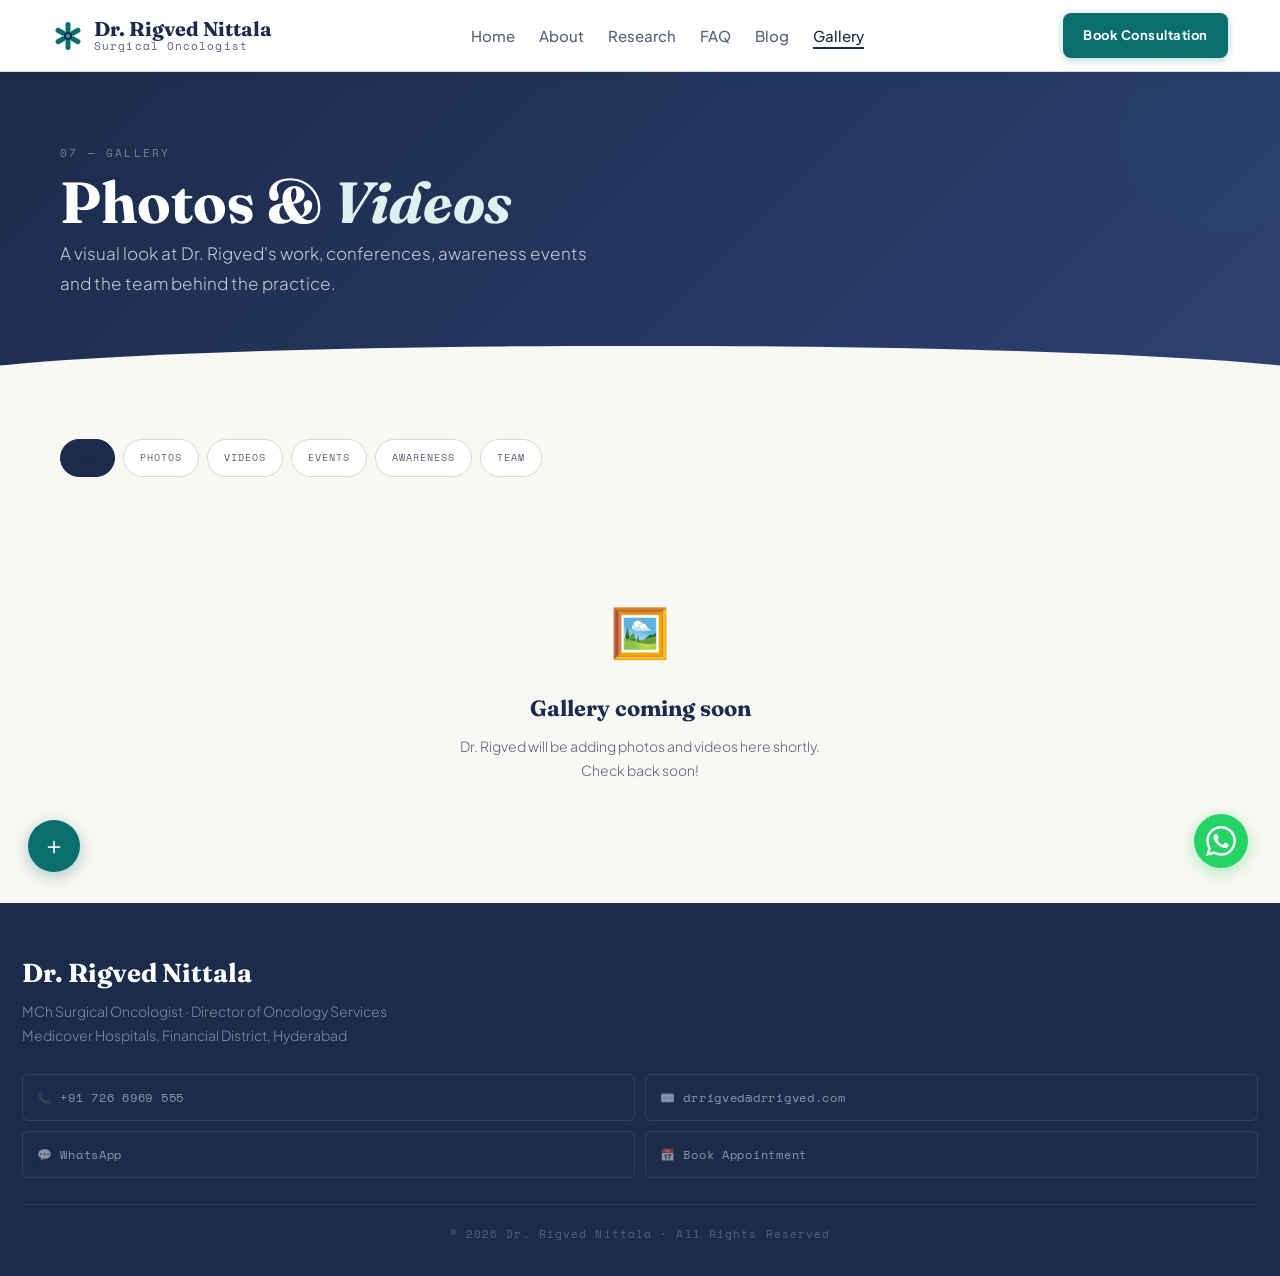
<file: gallery.html>
<!DOCTYPE html>
<html lang="en">
<head>
<meta charset="UTF-8"><meta name="viewport" content="width=device-width,initial-scale=1">
<title>Gallery — Dr. Rigved Nittala</title>
<meta name="description" content="Photos and videos from Dr. Rigved Nittala's practice, events and cancer awareness campaigns.">
<meta name="theme-color" content="#1B2B4B"><link rel="manifest" href="manifest.json"><link rel="stylesheet" href="shared.css">
<style>
.filter-tabs{display:flex;gap:8px;flex-wrap:wrap;margin-bottom:24px}
.ftab{font-family:var(--mono);font-size:10px;letter-spacing:.1em;text-transform:uppercase;padding:8px 16px;border:1px solid var(--border);color:var(--muted);border-radius:20px;cursor:pointer;transition:all .2s;background:var(--white);min-height:38px;display:flex;align-items:center}
.ftab.active{background:var(--navy);color:var(--navy);border-color:var(--navy)}
.gallery-grid{columns:2;gap:10px;margin-bottom:28px}
.gallery-item{break-inside:avoid;margin-bottom:10px;border-radius:var(--radius);overflow:hidden;position:relative;cursor:pointer;border:1px solid var(--border)}
.gallery-item img,.gallery-item video{width:100%;display:block;transition:transform .3s}
.gallery-item:hover img,.gallery-item:hover video{transform:scale(1.03)}
.gallery-item-overlay{position:absolute;inset:0;background:rgba(27,43,75,0);transition:background .3s}
.gallery-item:hover .gallery-item-overlay{background:rgba(27,43,75,.1)}
.gallery-item-type{position:absolute;top:8px;right:8px;background:rgba(27,43,75,.8);color:white;font-family:var(--mono);font-size:9px;letter-spacing:.1em;padding:3px 8px;border-radius:3px;text-transform:uppercase}
.empty-state{text-align:center;padding:60px 20px;color:var(--muted)}
.empty-icon{font-size:48px;margin-bottom:16px}
.empty-title{font-family:var(--serif);font-size:22px;font-weight:700;color:var(--navy);margin-bottom:8px}
.empty-sub{font-size:14px;font-weight:300;line-height:1.7}

/* LIGHTBOX */
.lightbox{display:none;position:fixed;inset:0;background:rgba(27,43,75,.92);z-index:600;align-items:center;justify-content:center;padding:20px}
.lightbox.open{display:flex}
.lightbox-inner{position:relative;max-width:92vw;max-height:88vh}
.lightbox-inner img,.lightbox-inner video{max-width:92vw;max-height:80vh;border-radius:var(--radius);display:block}
.lightbox-close{position:absolute;top:-40px;right:0;background:none;border:none;color:white;font-size:28px;cursor:pointer}

/* ADMIN */
.admin-toggle{position:fixed;bottom:72px;left:16px;z-index:199;background:var(--teal);color:white;border:none;border-radius:50%;width:52px;height:52px;font-size:24px;cursor:pointer;box-shadow:0 4px 16px rgba(10,110,110,.35);display:flex;align-items:center;justify-content:center}
.admin-panel{display:none;position:fixed;inset:0;background:rgba(27,43,75,.7);z-index:400;align-items:flex-end;justify-content:center}
.admin-panel.open{display:flex}
.admin-sheet{background:var(--white);border-radius:var(--radius-lg) var(--radius-lg) 0 0;padding:28px 24px 40px;width:100%;max-width:520px;max-height:90vh;overflow-y:auto}
.admin-title{font-family:var(--serif);font-size:22px;font-weight:700;color:var(--navy);margin-bottom:4px}
.admin-sub{font-size:13px;color:var(--muted);font-weight:300;margin-bottom:20px}
.pw-group{display:flex;gap:10px;margin-bottom:16px}
.pw-group input{flex:1;border:1.5px solid var(--border);border-radius:var(--radius);padding:12px 14px;font-family:var(--sans);font-size:14px;outline:none;transition:border-color .2s;min-height:48px}
.pw-group input:focus{border-color:var(--teal)}
.pw-group button{background:var(--teal);color:var(--navy);border:none;border-radius:var(--radius);padding:12px 20px;font-family:var(--sans);font-size:13px;font-weight:600;cursor:pointer;min-height:48px}
.upload-zone{border:2px dashed var(--border);border-radius:var(--radius-lg);padding:32px 20px;text-align:center;cursor:pointer;transition:all .2s;background:var(--surface);margin-bottom:16px}
.upload-zone:hover,.upload-zone.drag{border-color:var(--teal);background:var(--teal-pale)}
.upload-zone-icon{font-size:36px;margin-bottom:12px}
.upload-zone-title{font-family:var(--serif);font-size:17px;font-weight:700;color:var(--navy);margin-bottom:4px}
.upload-zone-sub{font-size:12px;color:var(--muted);font-weight:300}
.progress-bar{height:6px;background:var(--border);border-radius:3px;overflow:hidden;margin-top:8px}
.progress-fill{height:100%;background:var(--teal);border-radius:3px;width:0%;transition:width .3s}
.upload-msg{font-size:13px;padding:10px 14px;border-radius:var(--radius);margin-bottom:12px;display:none}
.upload-msg.success{background:#e8f5e9;color:#2e7d32}
.upload-msg.error{background:#fdecea;color:#c62828}
.admin-close-btn{width:100%;background:var(--surface);border:1px solid var(--border);border-radius:var(--radius);padding:13px;font-family:var(--sans);font-size:14px;color:var(--muted);cursor:pointer;margin-top:8px;min-height:48px}
.cat-tags{display:flex;gap:8px;flex-wrap:wrap;margin-bottom:16px}
.cat-tag-btn{font-family:var(--mono);font-size:10px;letter-spacing:.08em;padding:7px 14px;border:1px solid var(--border);border-radius:20px;cursor:pointer;transition:all .2s;background:var(--white);color:var(--muted);min-height:36px}
.cat-tag-btn.active{background:var(--teal);color:var(--navy);border-color:var(--teal)}

@media(min-width:600px){.gallery-grid{columns:3}}
@media(min-width:768px){
  .gallery-grid{columns:4}
  .admin-toggle{bottom:28px;left:28px}
  .admin-panel{align-items:center}
  .admin-sheet{border-radius:var(--radius-lg);margin:0 auto;max-height:80vh}
  .page-hero{padding:72px 60px 80px}
  .section{padding:60px 60px}
}
</style>
</head>
<body>
</div>
<nav class="main-nav">
  <a href="index.html" class="nav-logo"><svg width="32" height="32" viewBox="0 0 64 64"><g transform="translate(32,32)"><rect x="-5" y="-28" width="10" height="22" rx="5" fill="#0A6E6E" transform="rotate(0)"/><rect x="-5" y="-28" width="10" height="22" rx="5" fill="#0A6E6E" transform="rotate(60)"/><rect x="-5" y="-28" width="10" height="22" rx="5" fill="#0A6E6E" transform="rotate(120)"/><rect x="-5" y="-28" width="10" height="22" rx="5" fill="#0A6E6E" transform="rotate(180)"/><rect x="-5" y="-28" width="10" height="22" rx="5" fill="#0A6E6E" transform="rotate(240)"/><rect x="-5" y="-28" width="10" height="22" rx="5" fill="#0A6E6E" transform="rotate(300)"/><circle r="8" fill="#1B2B4B"/><circle r="4" fill="#4A9B8E"/></g></svg><div class="nav-logo-text">Dr. Rigved Nittala<small>Surgical Oncologist</small></div></a>
  <ul class="nav-links"><li><a href="index.html">Home</a></li><li><a href="about.html">About</a></li><li><a href="research.html">Research</a></li><li><a href="faq.html">FAQ</a></li><li><a href="blog.html">Blog</a></li><li><a href="gallery.html" class="active">Gallery</a></li></ul>
  <div class="nav-right"><a href="about.html#contact" class="nav-cta">Book Consultation</a></div>
</nav>

<div class="page-wrap">
<div class="page-hero"><div class="page-hero-label reveal">07 — Gallery</div><h1 class="reveal d1">Photos &amp; <em>Videos</em></h1><p class="reveal d2">A visual look at Dr. Rigved's work, conferences, awareness events and the team behind the practice.</p></div>

<div class="section">
  <div class="filter-tabs reveal">
    <div class="ftab active" onclick="filterGallery(this,'all')">All</div>
    <div class="ftab" onclick="filterGallery(this,'photo')">Photos</div>
    <div class="ftab" onclick="filterGallery(this,'video')">Videos</div>
    <div class="ftab" onclick="filterGallery(this,'event')">Events</div>
    <div class="ftab" onclick="filterGallery(this,'awareness')">Awareness</div>
    <div class="ftab" onclick="filterGallery(this,'team')">Team</div>
  </div>
  <div class="gallery-grid" id="galleryGrid"></div>
  <div class="empty-state" id="emptyState">
    <div class="empty-icon">🖼️</div>
    <div class="empty-title">Gallery coming soon</div>
    <div class="empty-sub">Dr. Rigved will be adding photos and videos here shortly.<br>Check back soon!</div>
  </div>
</div>

<footer class="main-footer"><div class="footer-name">Dr. Rigved Nittala</div><p class="footer-tagline">MCh Surgical Oncologist · Director of Oncology Services<br>Medicover Hospitals, Financial District, Hyderabad</p><div class="footer-grid"><a href="tel:+917266969555">📞 +91 726 6969 555</a><a href="mailto:drrigved@drrigved.com">✉️ drrigved@drrigved.com</a><a href="https://wa.me/917266969555" target="_blank">💬 WhatsApp</a><a href="about.html#contact">📅 Book Appointment</a></div><div class="footer-copy">© 2026 Dr. Rigved Nittala · All Rights Reserved</div></footer>
</div>

<nav class="bottom-nav">
  <a href="index.html"><svg viewBox="0 0 24 24"><path d="M3 9l9-7 9 7v11a2 2 0 01-2 2H5a2 2 0 01-2-2z"/><polyline points="9,22 9,12 15,12 15,22"/></svg>Home</a>
  <a href="about.html"><svg viewBox="0 0 24 24"><path d="M20 21v-2a4 4 0 00-4-4H8a4 4 0 00-4 4v2"/><circle cx="12" cy="7" r="4"/></svg>About</a>
  <a href="research.html"><svg viewBox="0 0 24 24"><path d="M2 3h6a4 4 0 014 4v14a3 3 0 00-3-3H2z"/><path d="M22 3h-6a4 4 0 00-4 4v14a3 3 0 013-3h7z"/></svg>Research</a>
  <a href="faq.html"><svg viewBox="0 0 24 24"><circle cx="12" cy="12" r="10"/><path d="M9.09 9a3 3 0 015.83 1c0 2-3 3-3 3"/><line x1="12" y1="17" x2="12.01" y2="17"/></svg>FAQ</a>
  <a href="blog.html"><svg viewBox="0 0 24 24"><path d="M11 4H4a2 2 0 00-2 2v14a2 2 0 002 2h14a2 2 0 002-2v-7"/><path d="M18.5 2.5a2.121 2.121 0 013 3L12 15l-4 1 1-4 9.5-9.5z"/></svg>Blog</a>
  <a href="gallery.html" class="active"><svg viewBox="0 0 24 24"><rect x="3" y="3" width="18" height="18" rx="2"/><circle cx="8.5" cy="8.5" r="1.5"/><polyline points="21,15 16,10 5,21"/></svg>Gallery</a>
</nav>

<!-- LIGHTBOX -->
<div class="lightbox" id="lightbox" onclick="closeLightbox(event)">
  <div class="lightbox-inner" id="lightboxInner">
    <button class="lightbox-close" onclick="closeLightbox()">✕</button>
  </div>
</div>

<!-- ADMIN BUTTON -->
<button class="admin-toggle" onclick="openAdmin()" title="Upload Media">＋</button>

<!-- ADMIN PANEL -->
<div class="admin-panel" id="adminPanel" onclick="closeAdminBg(event)">
  <div class="admin-sheet">
    <div class="admin-title">Upload Media</div>
    <div class="admin-sub">Enter the admin password to upload photos or videos.</div>
    <div id="pwSection">
      <div class="pw-group">
        <input type="password" id="pwInput" placeholder="Admin password" onkeydown="if(event.key==='Enter')checkPw()"/>
        <button onclick="checkPw()">Unlock</button>
      </div>
      <div class="upload-msg error" id="pwError">Incorrect password. Please try again.</div>
    </div>
    <div id="uploadSection" style="display:none">
      <div class="upload-zone" id="uploadZone" onclick="document.getElementById('fileInput').click()" ondragover="dragOver(event)" ondragleave="dragLeave()" ondrop="dropFiles(event)">
        <div class="upload-zone-icon">📸</div>
        <div class="upload-zone-title">Tap to upload</div>
        <div class="upload-zone-sub">Photos (JPG, PNG, WEBP) or Videos (MP4, MOV)<br>Max 100MB per file</div>
      </div>
      <input type="file" id="fileInput" accept="image/*,video/*" multiple onchange="handleFiles(this.files)" style="display:none"/>
      <div id="uploadProgress" style="display:none;margin-bottom:16px">
        <div style="font-family:var(--mono);font-size:11px;color:var(--teal);letter-spacing:.08em" id="progressLabel">Uploading...</div>
        <div class="progress-bar"><div class="progress-fill" id="progressFill"></div></div>
      </div>
      <div class="upload-msg success" id="uploadSuccess">✓ Uploaded! Gallery updated.</div>
      <div class="upload-msg error" id="uploadError">Upload failed. Please try again.</div>
      <div style="font-family:var(--mono);font-size:10px;color:var(--sage);letter-spacing:.08em;margin-bottom:10px">CATEGORY TAG</div>
      <div class="cat-tags" id="catTags">
        <div class="cat-tag-btn active" onclick="selectCat(this,'general')" data-cat="general">General</div>
        <div class="cat-tag-btn" onclick="selectCat(this,'event')" data-cat="event">Event</div>
        <div class="cat-tag-btn" onclick="selectCat(this,'awareness')" data-cat="awareness">Awareness</div>
        <div class="cat-tag-btn" onclick="selectCat(this,'team')" data-cat="team">Team</div>
      </div>
    </div>
    <button class="admin-close-btn" onclick="closeAdmin()">Close</button>
  </div>
</div>

<a href="https://wa.me/917266969555" class="wa-float" target="_blank"><svg viewBox="0 0 24 24"><path d="M17.472 14.382c-.297-.149-1.758-.867-2.03-.967-.273-.099-.471-.148-.67.15-.197.297-.767.966-.94 1.164-.173.199-.347.223-.644.075-.297-.15-1.255-.463-2.39-1.475-.883-.788-1.48-1.761-1.653-2.059-.173-.297-.018-.458.13-.606.134-.133.298-.347.446-.52.149-.174.198-.298.298-.497.099-.198.05-.371-.025-.52-.075-.149-.669-1.612-.916-2.207-.242-.579-.487-.5-.669-.51-.173-.008-.371-.01-.57-.01-.198 0-.52.074-.792.372-.272.297-1.04 1.016-1.04 2.479 0 1.462 1.065 2.875 1.213 3.074.149.198 2.096 3.2 5.077 4.487.709.306 1.262.489 1.694.625.712.227 1.36.195 1.871.118.571-.085 1.758-.719 2.006-1.413.248-.694.248-1.289.173-1.413-.074-.124-.272-.198-.57-.347m-5.421 7.403h-.004a9.87 9.87 0 01-5.031-1.378l-.361-.214-3.741.982.998-3.648-.235-.374a9.86 9.86 0 01-1.51-5.26c.001-5.45 4.436-9.884 9.888-9.884 2.64 0 5.122 1.03 6.988 2.898a9.825 9.825 0 012.893 6.994c-.003 5.45-4.437 9.884-9.885 9.884m8.413-18.297A11.815 11.815 0 0012.05 0C5.495 0 .16 5.335.157 11.892c0 2.096.547 4.142 1.588 5.945L.057 24l6.305-1.654a11.882 11.882 0 005.683 1.448h.005c6.554 0 11.89-5.335 11.893-11.893a11.821 11.821 0 00-3.48-8.413Z"/></svg></a>

<script>
const CLOUD_NAME = 'dp2xcu9ag';
const UPLOAD_PRESET = 'drrigved_gallery';
const ADMIN_PASSWORD = 'Rigved110281!#';
let allMedia = [], currentFilter = 'all', selectedCat = 'general';

async function loadGallery() {
  try {
    const res = await fetch(`https://res.cloudinary.com/${CLOUD_NAME}/image/list/drrigved_gallery.json`);
    if (!res.ok) throw new Error('no list');
    const data = await res.json();
    allMedia = (data.resources || []).map(r => ({
      url: `https://res.cloudinary.com/${CLOUD_NAME}/image/upload/q_auto,f_auto/${r.public_id}`,
      type: 'photo', cat: r.context?.custom?.cat || 'general', id: r.public_id
    }));
    renderGallery();
  } catch(e) { renderGallery(); }
}

function renderGallery() {
  const grid = document.getElementById('galleryGrid');
  const empty = document.getElementById('emptyState');
  const filtered = currentFilter === 'all' ? allMedia : allMedia.filter(m => m.type === currentFilter || m.cat === currentFilter);
  if (!filtered.length) { grid.innerHTML = ''; empty.style.display = 'block'; return; }
  empty.style.display = 'none';
  grid.innerHTML = filtered.map((m, i) => `
    <div class="gallery-item" onclick="openLightbox(${i})">
      ${m.type === 'video' ? `<video src="${m.url}" muted playsinline preload="metadata"></video>` : `<img src="${m.url}" alt="Gallery" loading="lazy"/>`}
      <div class="gallery-item-overlay"></div>
      ${m.type === 'video' ? '<div class="gallery-item-type">▶ Video</div>' : ''}
    </div>`).join('');
}

function filterGallery(el, filter) {
  document.querySelectorAll('.ftab').forEach(t => t.classList.remove('active'));
  el.classList.add('active');
  currentFilter = filter;
  renderGallery();
}

function openLightbox(idx) {
  const filtered = currentFilter === 'all' ? allMedia : allMedia.filter(m => m.type === currentFilter || m.cat === currentFilter);
  const m = filtered[idx];
  const inner = document.getElementById('lightboxInner');
  inner.innerHTML = `<button class="lightbox-close" onclick="closeLightbox()">✕</button>${m.type === 'video' ? `<video src="${m.url}" controls autoplay style="max-width:92vw;max-height:80vh;border-radius:8px"></video>` : `<img src="${m.url}" alt="Gallery" style="max-width:92vw;max-height:80vh;border-radius:8px"/>`}`;
  document.getElementById('lightbox').classList.add('open');
  document.body.style.overflow = 'hidden';
}
function closeLightbox(e) {
  if (e && e.target !== document.getElementById('lightbox') && !e.target.classList.contains('lightbox-close')) return;
  document.getElementById('lightbox').classList.remove('open');
  document.body.style.overflow = '';
}

function openAdmin() { document.getElementById('adminPanel').classList.add('open'); document.body.style.overflow = 'hidden'; }
function closeAdmin() { document.getElementById('adminPanel').classList.remove('open'); document.body.style.overflow = ''; }
function closeAdminBg(e) { if (e.target === document.getElementById('adminPanel')) closeAdmin(); }
function checkPw() {
  if (document.getElementById('pwInput').value === ADMIN_PASSWORD) {
    document.getElementById('pwSection').style.display = 'none';
    document.getElementById('uploadSection').style.display = 'block';
  } else {
    document.getElementById('pwError').style.display = 'block';
    document.getElementById('pwInput').value = '';
  }
}
function selectCat(el, cat) { document.querySelectorAll('#catTags .cat-tag-btn').forEach(t => t.classList.remove('active')); el.classList.add('active'); selectedCat = cat; }
function dragOver(e) { e.preventDefault(); document.getElementById('uploadZone').classList.add('drag'); }
function dragLeave() { document.getElementById('uploadZone').classList.remove('drag'); }
function dropFiles(e) { e.preventDefault(); dragLeave(); handleFiles(e.dataTransfer.files); }

async function handleFiles(files) {
  if (!files || !files.length) return;
  const prog = document.getElementById('uploadProgress');
  const fill = document.getElementById('progressFill');
  const label = document.getElementById('progressLabel');
  const suc = document.getElementById('uploadSuccess');
  const err = document.getElementById('uploadError');
  suc.style.display = 'none'; err.style.display = 'none'; prog.style.display = 'block';
  for (const file of Array.from(files)) {
    label.textContent = `Uploading ${file.name}...`; fill.style.width = '20%';
    const isVideo = file.type.startsWith('video');
    const fd = new FormData();
    fd.append('file', file); fd.append('upload_preset', UPLOAD_PRESET);
    fd.append('tags', 'drrigved_gallery'); fd.append('context', `cat=${selectedCat}`);
    try {
      fill.style.width = '60%';
      const res = await fetch(`https://api.cloudinary.com/v1_1/${CLOUD_NAME}/${isVideo ? 'video' : 'image'}/upload`, { method: 'POST', body: fd });
      const data = await res.json();
      fill.style.width = '100%';
      if (data.secure_url) { allMedia.unshift({ url: data.secure_url, type: isVideo ? 'video' : 'photo', cat: selectedCat, id: data.public_id }); }
      else throw new Error(data.error?.message || 'Failed');
    } catch(e) { prog.style.display = 'none'; err.textContent = `Upload failed: ${e.message}`; err.style.display = 'block'; return; }
  }
  prog.style.display = 'none'; suc.style.display = 'block';
  renderGallery();
  setTimeout(() => suc.style.display = 'none', 4000);
}

const obs = new IntersectionObserver(e => e.forEach(x => { if (x.isIntersecting) x.target.classList.add('visible'); }), { threshold: .1, rootMargin: '0px 0px -30px 0px' });
document.querySelectorAll('.reveal').forEach(el => obs.observe(el));
loadGallery();
if ('serviceWorker' in navigator) navigator.serviceWorker.register('sw.js');
</script>
</body>
</html>
</file>
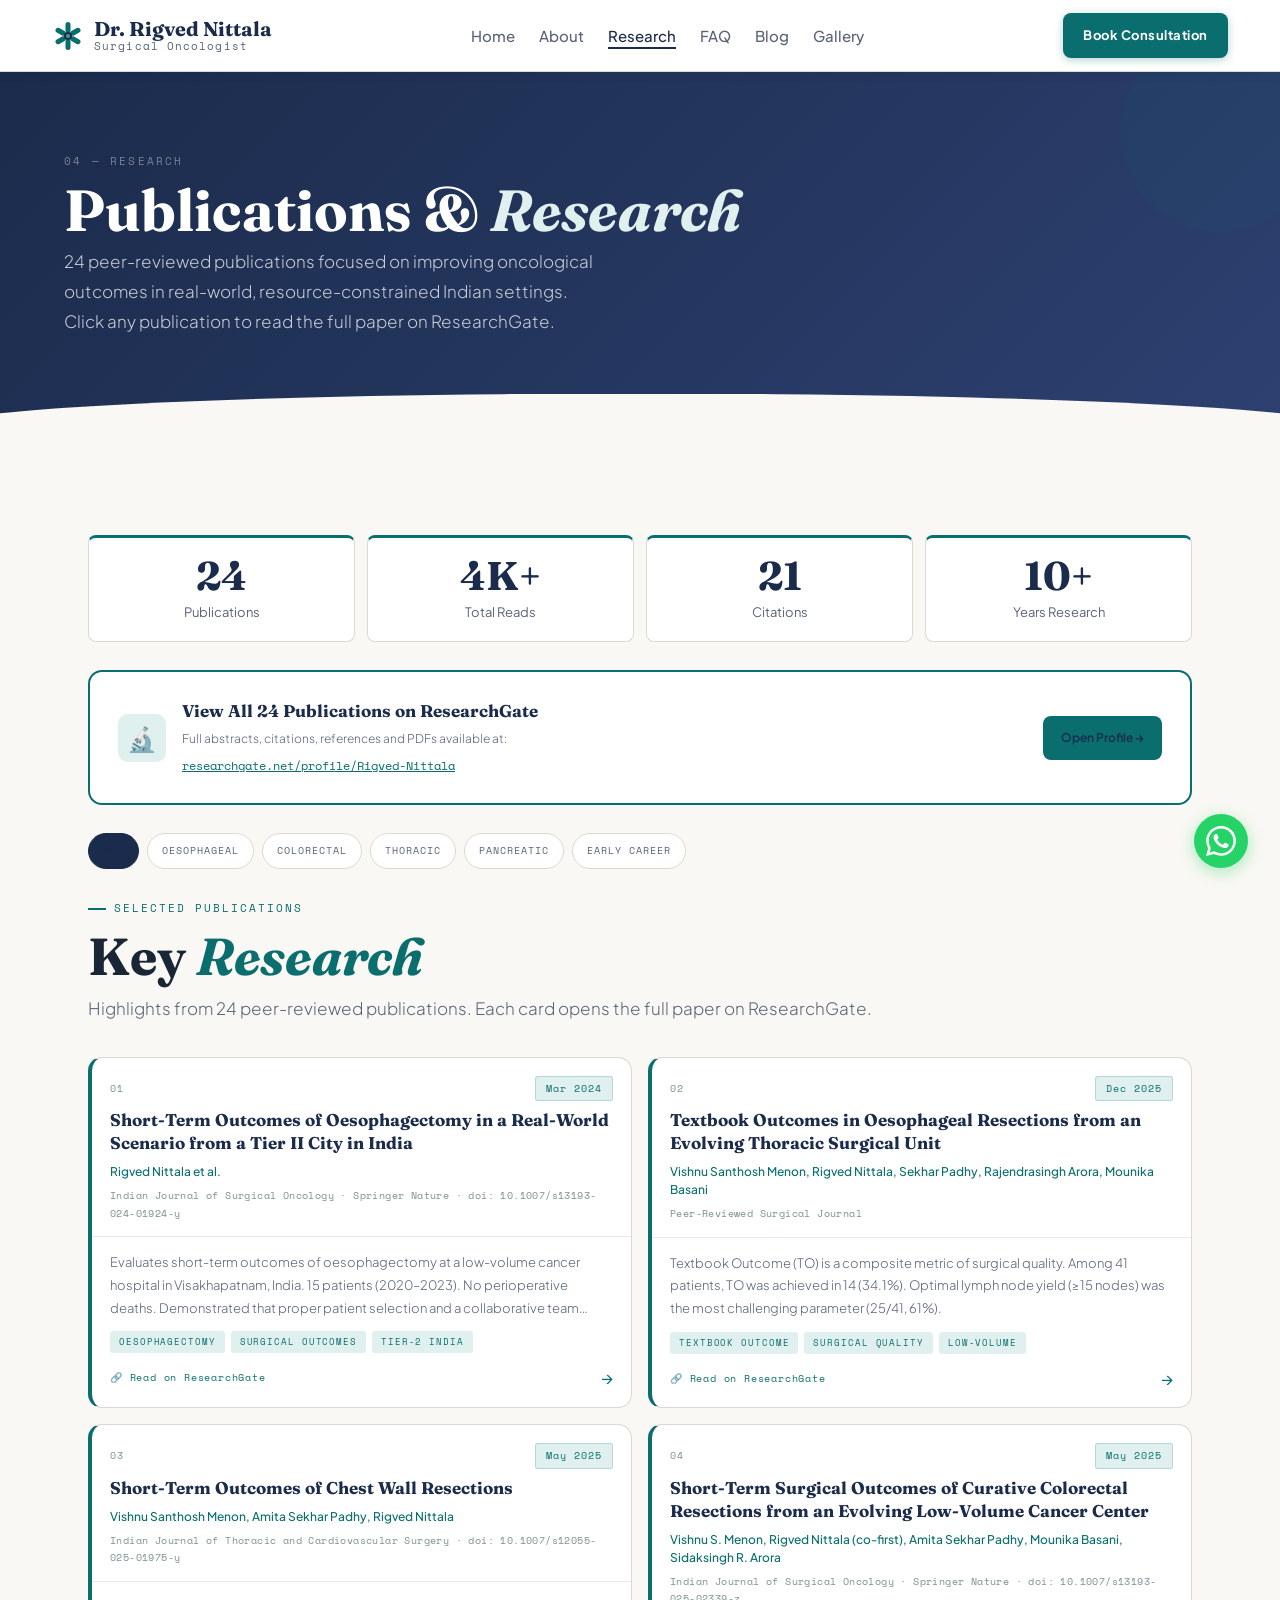
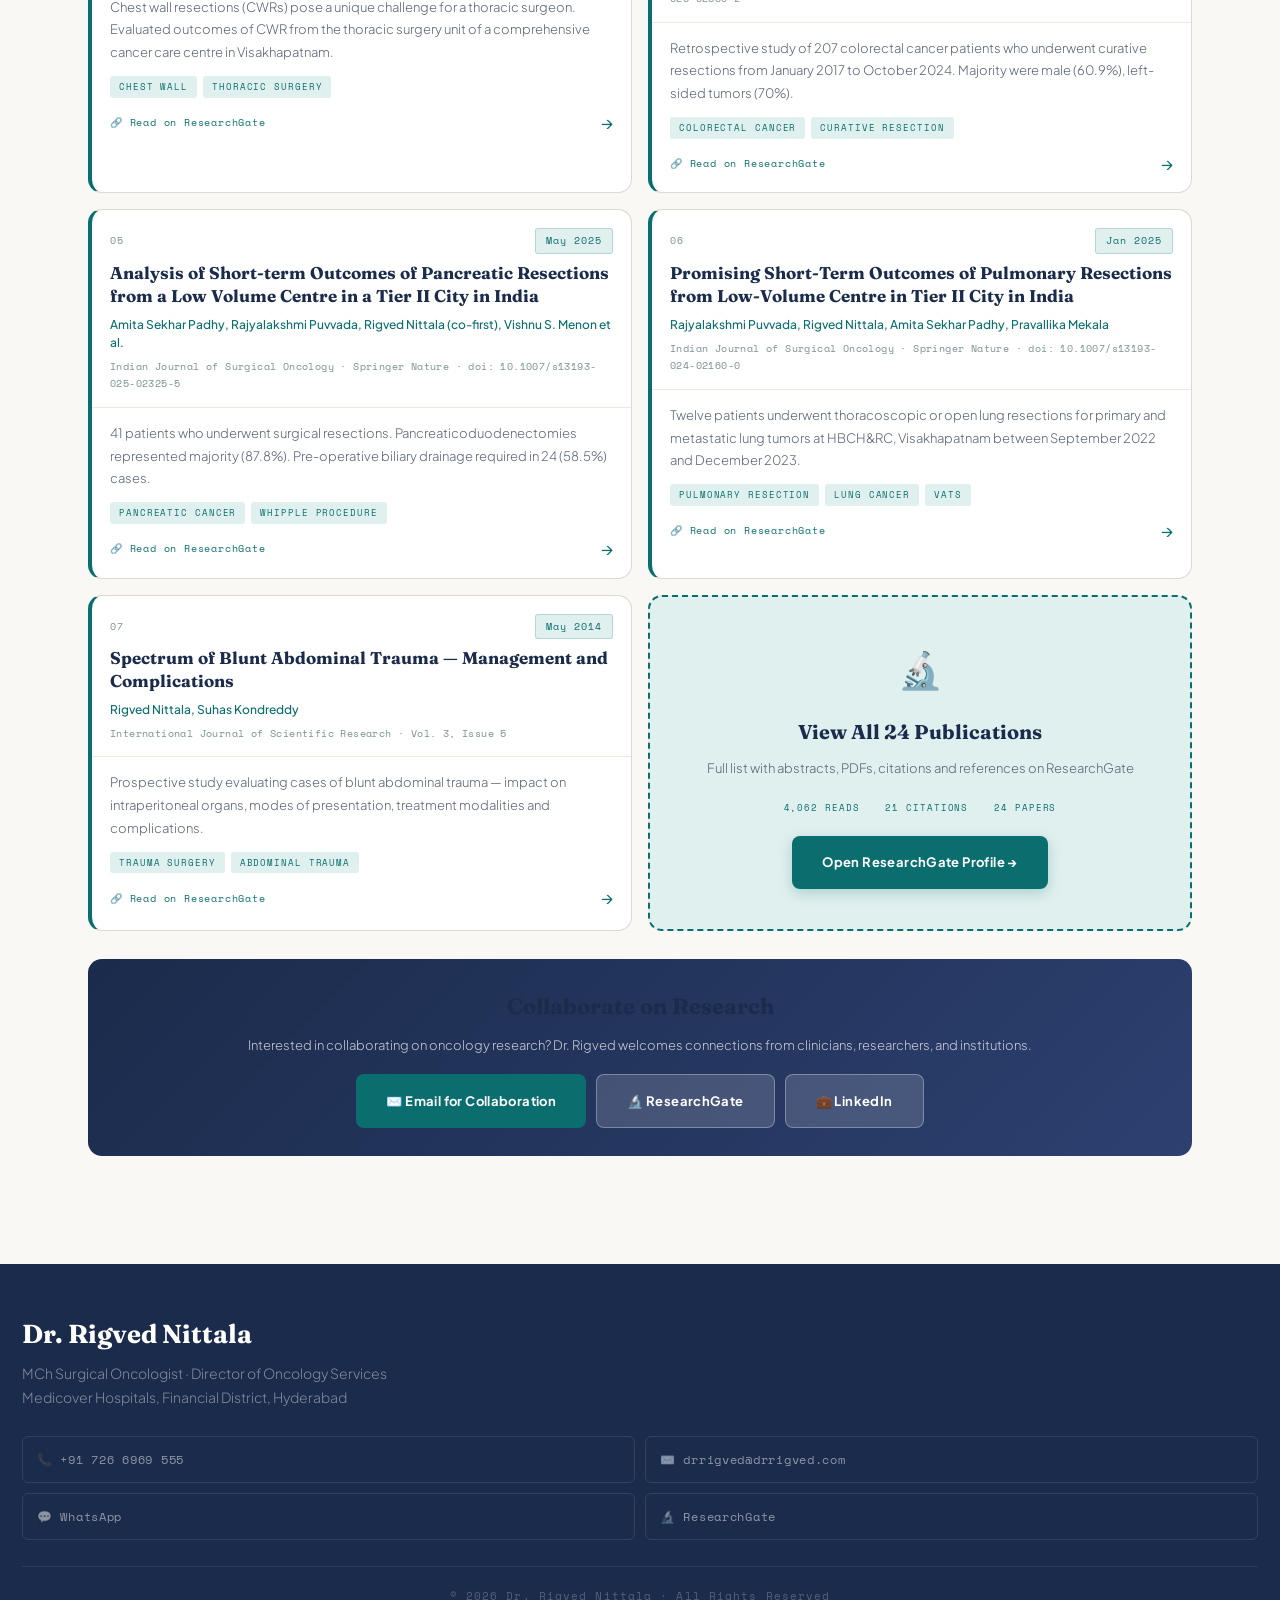
<file: research.html>
<!DOCTYPE html>
<html lang="en">
<head>
<meta charset="UTF-8"><meta name="viewport" content="width=device-width,initial-scale=1">
<title>Research & Publications — Dr. Rigved Nittala</title>
<meta name="theme-color" content="#1B2B4B"><link rel="manifest" href="manifest.json"><link rel="stylesheet" href="shared.css">
<style>
.rg-banner{background:var(--white);border:2px solid var(--teal);border-radius:var(--radius-lg);padding:20px;margin-bottom:28px;display:flex;align-items:center;gap:16px}
.rg-icon{width:48px;height:48px;background:var(--teal-pale);border-radius:10px;display:flex;align-items:center;justify-content:center;font-size:24px;flex-shrink:0}
.rg-text h3{font-family:var(--serif);font-size:17px;font-weight:700;color:var(--navy);margin-bottom:2px}
.rg-text p{font-size:12px;color:var(--muted);font-weight:300}
.rg-text a{color:var(--teal);font-size:12px;font-family:var(--mono)}
.rg-btn{background:var(--teal);color:var(--navy);padding:10px 18px;border-radius:var(--radius);font-family:var(--sans);font-size:12px;font-weight:600;text-decoration:none;white-space:nowrap;flex-shrink:0;display:flex;align-items:center;min-height:44px}
.filter-pills{display:flex;flex-wrap:wrap;gap:8px;margin-bottom:20px}
.filter-pill{font-family:var(--mono);font-size:10px;letter-spacing:.1em;text-transform:uppercase;padding:7px 14px;border:1px solid var(--border);color:var(--muted);border-radius:20px;cursor:pointer;transition:all .2s;background:var(--white);min-height:36px;display:flex;align-items:center}
.filter-pill.active{background:var(--navy);color:var(--navy);border-color:var(--navy)}
.pub-card{background:var(--white);border:1px solid var(--border);border-radius:var(--radius-lg);overflow:hidden;margin-bottom:14px;transition:box-shadow .2s,transform .2s;text-decoration:none;display:block;position:relative;border-left:4px solid var(--teal)}
.pub-card:hover{box-shadow:var(--shadow-lg);transform:translateY(-2px);border-left-color:var(--teal)}
.pub-card-top{padding:18px 18px 14px;border-bottom:1px solid var(--border-light)}
.pub-num-row{display:flex;align-items:center;justify-content:space-between;margin-bottom:8px}
.pub-num{font-family:var(--mono);font-size:10px;letter-spacing:.14em;color:var(--sage)}
.pub-year-badge{font-family:var(--mono);font-size:10px;letter-spacing:.1em;background:var(--teal-pale);color:var(--teal);padding:3px 10px;border-radius:3px;border:1px solid rgba(10,110,110,.2)}
.pub-title{font-family:var(--serif);font-size:17px;font-weight:700;color:var(--navy);line-height:1.35;margin-bottom:8px}
.pub-authors{font-size:12px;color:var(--teal);font-weight:500;margin-bottom:6px;line-height:1.5}
.pub-journal{font-family:var(--mono);font-size:10px;color:var(--sage);letter-spacing:.04em}
.pub-card-body{padding:14px 18px}
.pub-abstract{font-size:13px;color:var(--muted);line-height:1.75;font-weight:300;margin-bottom:12px;display:-webkit-box;-webkit-line-clamp:3;-webkit-box-orient:vertical;overflow:hidden}
.pub-tags{display:flex;flex-wrap:wrap;gap:6px;margin-bottom:10px}
.pub-tag{font-family:var(--mono);font-size:9px;letter-spacing:.1em;padding:3px 9px;background:var(--teal-pale);color:var(--teal);border-radius:3px;text-transform:uppercase}
.pub-footer{display:flex;align-items:center;justify-content:space-between}
.pub-rg-link{font-family:var(--mono);font-size:10px;color:var(--teal);letter-spacing:.08em;display:flex;align-items:center;gap:5px}
.pub-view-all{border:2px dashed var(--teal);background:var(--teal-pale);display:flex;flex-direction:column;align-items:center;justify-content:center;text-align:center;padding:40px 24px;min-height:220px;text-decoration:none;border-radius:var(--radius-lg)}
.collab-banner{background:linear-gradient(135deg,var(--navy),var(--navy-light));border-radius:var(--radius-lg);padding:28px 20px;text-align:center;margin-top:28px}
.collab-banner h3{font-family:var(--serif);font-size:22px;font-weight:700;color:var(--navy);margin-bottom:8px}
.collab-banner p{font-size:13px;color:rgba(255,255,255,.75);line-height:1.7;font-weight:300;margin-bottom:18px}
.collab-btns{display:flex;flex-direction:column;gap:10px;max-width:300px;margin:0 auto}
@media(min-width:768px){.pub-grid{display:grid;grid-template-columns:1fr 1fr;gap:16px}.pub-card{margin-bottom:0}.collab-btns{flex-direction:row;max-width:none;justify-content:center}.rg-banner{padding:24px 28px}}
</style>
</head>
<body>
</div>
<nav class="main-nav">
  <a href="index.html" class="nav-logo"><svg width="32" height="32" viewBox="0 0 64 64"><g transform="translate(32,32)"><rect x="-5" y="-28" width="10" height="22" rx="5" fill="#0A6E6E" transform="rotate(0)"/><rect x="-5" y="-28" width="10" height="22" rx="5" fill="#0A6E6E" transform="rotate(60)"/><rect x="-5" y="-28" width="10" height="22" rx="5" fill="#0A6E6E" transform="rotate(120)"/><rect x="-5" y="-28" width="10" height="22" rx="5" fill="#0A6E6E" transform="rotate(180)"/><rect x="-5" y="-28" width="10" height="22" rx="5" fill="#0A6E6E" transform="rotate(240)"/><rect x="-5" y="-28" width="10" height="22" rx="5" fill="#0A6E6E" transform="rotate(300)"/><circle r="8" fill="#1B2B4B"/><circle r="4" fill="#4A9B8E"/></g></svg><div class="nav-logo-text">Dr. Rigved Nittala<small>Surgical Oncologist</small></div></a>
  <ul class="nav-links"><li><a href="index.html">Home</a></li><li><a href="about.html">About</a></li><li><a href="research.html" class="active">Research</a></li><li><a href="faq.html">FAQ</a></li><li><a href="blog.html">Blog</a></li><li><a href="gallery.html">Gallery</a></li></ul>
  <div class="nav-right"><a href="about.html#contact" class="nav-cta">Book Consultation</a></div>
</nav>
<div class="page-wrap">
<div class="page-hero"><div class="page-hero-label reveal">04 — Research</div><h1 class="reveal d1">Publications &amp; <em>Research</em></h1><p class="reveal d2">24 peer-reviewed publications focused on improving oncological outcomes in real-world, resource-constrained Indian settings. Click any publication to read the full paper on ResearchGate.</p></div>

<div class="section">
  <div class="stats-row reveal" style="grid-template-columns:1fr 1fr 1fr 1fr;gap:12px;display:grid;margin-bottom:28px">
    <div class="stat-card"><div class="stat-num">24</div><div class="stat-label">Publications</div></div>
    <div class="stat-card"><div class="stat-num">4K+</div><div class="stat-label">Total Reads</div></div>
    <div class="stat-card"><div class="stat-num">21</div><div class="stat-label">Citations</div></div>
    <div class="stat-card"><div class="stat-num">10+</div><div class="stat-label">Years Research</div></div>
  </div>

  <div class="rg-banner reveal">
    <div class="rg-icon">🔬</div>
    <div class="rg-text" style="flex:1">
      <h3>View All 24 Publications on ResearchGate</h3>
      <p>Full abstracts, citations, references and PDFs available at:</p>
      <a href="https://www.researchgate.net/profile/Rigved-Nittala" target="_blank">researchgate.net/profile/Rigved-Nittala</a>
    </div>
    <a href="https://www.researchgate.net/profile/Rigved-Nittala" target="_blank" class="rg-btn">Open Profile →</a>
  </div>

  <div class="filter-pills reveal">
    <div class="filter-pill active" onclick="filterPub(this,'all')">All</div>
    <div class="filter-pill" onclick="filterPub(this,'oesophageal')">Oesophageal</div>
    <div class="filter-pill" onclick="filterPub(this,'colorectal')">Colorectal</div>
    <div class="filter-pill" onclick="filterPub(this,'thoracic')">Thoracic</div>
    <div class="filter-pill" onclick="filterPub(this,'pancreatic')">Pancreatic</div>
    <div class="filter-pill" onclick="filterPub(this,'early')">Early Career</div>
  </div>

  <div class="section-label reveal">Selected Publications</div>
  <h2 class="section-title reveal">Key <em>Research</em></h2>
  <p class="section-sub reveal">Highlights from 24 peer-reviewed publications. Each card opens the full paper on ResearchGate.</p>

  <div class="pub-grid">
    <a class="pub-card reveal" data-cat="oesophageal" href="https://www.researchgate.net/publication/379008245" target="_blank">
      <div class="pub-card-top"><div class="pub-num-row"><span class="pub-num">01</span><span class="pub-year-badge">Mar 2024</span></div><div class="pub-title">Short-Term Outcomes of Oesophagectomy in a Real-World Scenario from a Tier II City in India</div><div class="pub-authors">Rigved Nittala et al.</div><div class="pub-journal">Indian Journal of Surgical Oncology · Springer Nature · doi: 10.1007/s13193-024-01924-y</div></div>
      <div class="pub-card-body"><p class="pub-abstract">Evaluates short-term outcomes of oesophagectomy at a low-volume cancer hospital in Visakhapatnam, India. 15 patients (2020–2023). No perioperative deaths. Demonstrated that proper patient selection and a collaborative team approach can achieve acceptable results.</p><div class="pub-tags"><span class="pub-tag">Oesophagectomy</span><span class="pub-tag">Surgical Outcomes</span><span class="pub-tag">Tier-2 India</span></div><div class="pub-footer"><span class="pub-rg-link">🔗 Read on ResearchGate</span><span style="color:var(--teal)">→</span></div></div>
    </a>
    <a class="pub-card reveal d1" data-cat="oesophageal" href="https://www.researchgate.net/profile/Rigved-Nittala" target="_blank">
      <div class="pub-card-top"><div class="pub-num-row"><span class="pub-num">02</span><span class="pub-year-badge">Dec 2025</span></div><div class="pub-title">Textbook Outcomes in Oesophageal Resections from an Evolving Thoracic Surgical Unit</div><div class="pub-authors">Vishnu Santhosh Menon, Rigved Nittala, Sekhar Padhy, Rajendrasingh Arora, Mounika Basani</div><div class="pub-journal">Peer-Reviewed Surgical Journal</div></div>
      <div class="pub-card-body"><p class="pub-abstract">Textbook Outcome (TO) is a composite metric of surgical quality. Among 41 patients, TO was achieved in 14 (34.1%). Optimal lymph node yield (≥15 nodes) was the most challenging parameter (25/41, 61%).</p><div class="pub-tags"><span class="pub-tag">Textbook Outcome</span><span class="pub-tag">Surgical Quality</span><span class="pub-tag">Low-Volume</span></div><div class="pub-footer"><span class="pub-rg-link">🔗 Read on ResearchGate</span><span style="color:var(--teal)">→</span></div></div>
    </a>
    <a class="pub-card reveal" data-cat="thoracic" href="https://www.researchgate.net/publication/392262905" target="_blank">
      <div class="pub-card-top"><div class="pub-num-row"><span class="pub-num">03</span><span class="pub-year-badge">May 2025</span></div><div class="pub-title">Short-Term Outcomes of Chest Wall Resections</div><div class="pub-authors">Vishnu Santhosh Menon, Amita Sekhar Padhy, Rigved Nittala</div><div class="pub-journal">Indian Journal of Thoracic and Cardiovascular Surgery · doi: 10.1007/s12055-025-01975-y</div></div>
      <div class="pub-card-body"><p class="pub-abstract">Chest wall resections (CWRs) pose a unique challenge for a thoracic surgeon. Evaluated outcomes of CWR from the thoracic surgery unit of a comprehensive cancer care centre in Visakhapatnam.</p><div class="pub-tags"><span class="pub-tag">Chest Wall</span><span class="pub-tag">Thoracic Surgery</span></div><div class="pub-footer"><span class="pub-rg-link">🔗 Read on ResearchGate</span><span style="color:var(--teal)">→</span></div></div>
    </a>
    <a class="pub-card reveal d1" data-cat="colorectal" href="https://link.springer.com/article/10.1007/s13193-025-02339-z" target="_blank">
      <div class="pub-card-top"><div class="pub-num-row"><span class="pub-num">04</span><span class="pub-year-badge">May 2025</span></div><div class="pub-title">Short-Term Surgical Outcomes of Curative Colorectal Resections from an Evolving Low-Volume Cancer Center</div><div class="pub-authors">Vishnu S. Menon, Rigved Nittala (co-first), Amita Sekhar Padhy, Mounika Basani, Sidaksingh R. Arora</div><div class="pub-journal">Indian Journal of Surgical Oncology · Springer Nature · doi: 10.1007/s13193-025-02339-z</div></div>
      <div class="pub-card-body"><p class="pub-abstract">Retrospective study of 207 colorectal cancer patients who underwent curative resections from January 2017 to October 2024. Majority were male (60.9%), left-sided tumors (70%).</p><div class="pub-tags"><span class="pub-tag">Colorectal Cancer</span><span class="pub-tag">Curative Resection</span></div><div class="pub-footer"><span class="pub-rg-link">🔗 Read on ResearchGate</span><span style="color:var(--teal)">→</span></div></div>
    </a>
    <a class="pub-card reveal" data-cat="pancreatic" href="https://link.springer.com/article/10.1007/s13193-025-02325-5" target="_blank">
      <div class="pub-card-top"><div class="pub-num-row"><span class="pub-num">05</span><span class="pub-year-badge">May 2025</span></div><div class="pub-title">Analysis of Short-term Outcomes of Pancreatic Resections from a Low Volume Centre in a Tier II City in India</div><div class="pub-authors">Amita Sekhar Padhy, Rajyalakshmi Puvvada, Rigved Nittala (co-first), Vishnu S. Menon et al.</div><div class="pub-journal">Indian Journal of Surgical Oncology · Springer Nature · doi: 10.1007/s13193-025-02325-5</div></div>
      <div class="pub-card-body"><p class="pub-abstract">41 patients who underwent surgical resections. Pancreaticoduodenectomies represented majority (87.8%). Pre-operative biliary drainage required in 24 (58.5%) cases.</p><div class="pub-tags"><span class="pub-tag">Pancreatic Cancer</span><span class="pub-tag">Whipple Procedure</span></div><div class="pub-footer"><span class="pub-rg-link">🔗 Read on ResearchGate</span><span style="color:var(--teal)">→</span></div></div>
    </a>
    <a class="pub-card reveal d1" data-cat="thoracic" href="https://link.springer.com/article/10.1007/s13193-024-02160-0" target="_blank">
      <div class="pub-card-top"><div class="pub-num-row"><span class="pub-num">06</span><span class="pub-year-badge">Jan 2025</span></div><div class="pub-title">Promising Short-Term Outcomes of Pulmonary Resections from Low-Volume Centre in Tier II City in India</div><div class="pub-authors">Rajyalakshmi Puvvada, Rigved Nittala, Amita Sekhar Padhy, Pravallika Mekala</div><div class="pub-journal">Indian Journal of Surgical Oncology · Springer Nature · doi: 10.1007/s13193-024-02160-0</div></div>
      <div class="pub-card-body"><p class="pub-abstract">Twelve patients underwent thoracoscopic or open lung resections for primary and metastatic lung tumors at HBCH&RC, Visakhapatnam between September 2022 and December 2023.</p><div class="pub-tags"><span class="pub-tag">Pulmonary Resection</span><span class="pub-tag">Lung Cancer</span><span class="pub-tag">VATS</span></div><div class="pub-footer"><span class="pub-rg-link">🔗 Read on ResearchGate</span><span style="color:var(--teal)">→</span></div></div>
    </a>
    <a class="pub-card reveal" data-cat="early" href="https://www.researchgate.net/profile/Rigved-Nittala" target="_blank">
      <div class="pub-card-top"><div class="pub-num-row"><span class="pub-num">07</span><span class="pub-year-badge">May 2014</span></div><div class="pub-title">Spectrum of Blunt Abdominal Trauma — Management and Complications</div><div class="pub-authors">Rigved Nittala, Suhas Kondreddy</div><div class="pub-journal">International Journal of Scientific Research · Vol. 3, Issue 5</div></div>
      <div class="pub-card-body"><p class="pub-abstract">Prospective study evaluating cases of blunt abdominal trauma — impact on intraperitoneal organs, modes of presentation, treatment modalities and complications.</p><div class="pub-tags"><span class="pub-tag">Trauma Surgery</span><span class="pub-tag">Abdominal Trauma</span></div><div class="pub-footer"><span class="pub-rg-link">🔗 Read on ResearchGate</span><span style="color:var(--teal)">→</span></div></div>
    </a>
    <a class="pub-view-all reveal d1" href="https://www.researchgate.net/profile/Rigved-Nittala" target="_blank">
      <div style="font-size:36px;margin-bottom:14px">🔬</div>
      <div style="font-family:var(--serif);font-size:20px;font-weight:700;color:var(--navy);margin-bottom:8px">View All 24 Publications</div>
      <div style="font-size:13px;color:var(--muted);font-weight:300;line-height:1.7;margin-bottom:18px">Full list with abstracts, PDFs, citations and references on ResearchGate</div>
      <div style="display:flex;flex-wrap:wrap;gap:8px;justify-content:center;margin-bottom:18px"><span class="pub-tag">4,062 Reads</span><span class="pub-tag">21 Citations</span><span class="pub-tag">24 Papers</span></div>
      <span class="btn btn-primary" style="font-size:13px">Open ResearchGate Profile →</span>
    </a>
  </div>

  <div class="collab-banner reveal">
    <h3>Collaborate on Research</h3>
    <p>Interested in collaborating on oncology research? Dr. Rigved welcomes connections from clinicians, researchers, and institutions.</p>
    <div class="collab-btns">
      <a href="mailto:drrigved@drrigved.com" class="btn" style="background:var(--teal);color:white;font-size:13px">✉️ Email for Collaboration</a>
      <a href="https://www.researchgate.net/profile/Rigved-Nittala" target="_blank" class="btn" style="background:rgba(255,255,255,.15);color:white;border:1px solid rgba(255,255,255,.3);font-size:13px">🔬 ResearchGate</a>
      <a href="http://www.linkedin.com/in/drrigvednittala" target="_blank" class="btn" style="background:rgba(255,255,255,.15);color:white;border:1px solid rgba(255,255,255,.3);font-size:13px">💼 LinkedIn</a>
    </div>
  </div>
</div>

<footer class="main-footer"><div class="footer-name">Dr. Rigved Nittala</div><p class="footer-tagline">MCh Surgical Oncologist · Director of Oncology Services<br>Medicover Hospitals, Financial District, Hyderabad</p><div class="footer-grid"><a href="tel:+917266969555">📞 +91 726 6969 555</a><a href="mailto:drrigved@drrigved.com">✉️ drrigved@drrigved.com</a><a href="https://wa.me/917266969555" target="_blank">💬 WhatsApp</a><a href="https://www.researchgate.net/profile/Rigved-Nittala" target="_blank">🔬 ResearchGate</a></div><div class="footer-copy">© 2026 Dr. Rigved Nittala · All Rights Reserved</div></footer>
</div>
<nav class="bottom-nav">
  <a href="index.html"><svg viewBox="0 0 24 24"><path d="M3 9l9-7 9 7v11a2 2 0 01-2 2H5a2 2 0 01-2-2z"/><polyline points="9,22 9,12 15,12 15,22"/></svg>Home</a>
  <a href="about.html"><svg viewBox="0 0 24 24"><path d="M20 21v-2a4 4 0 00-4-4H8a4 4 0 00-4 4v2"/><circle cx="12" cy="7" r="4"/></svg>About</a>
  <a href="research.html" class="active"><svg viewBox="0 0 24 24"><path d="M2 3h6a4 4 0 014 4v14a3 3 0 00-3-3H2z"/><path d="M22 3h-6a4 4 0 00-4 4v14a3 3 0 013-3h7z"/></svg>Research</a>
  <a href="faq.html"><svg viewBox="0 0 24 24"><circle cx="12" cy="12" r="10"/><path d="M9.09 9a3 3 0 015.83 1c0 2-3 3-3 3"/><line x1="12" y1="17" x2="12.01" y2="17"/></svg>FAQ</a>
  <a href="blog.html"><svg viewBox="0 0 24 24"><path d="M11 4H4a2 2 0 00-2 2v14a2 2 0 002 2h14a2 2 0 002-2v-7"/><path d="M18.5 2.5a2.121 2.121 0 013 3L12 15l-4 1 1-4 9.5-9.5z"/></svg>Blog</a>
  <a href="gallery.html"><svg viewBox="0 0 24 24"><rect x="3" y="3" width="18" height="18" rx="2"/><circle cx="8.5" cy="8.5" r="1.5"/><polyline points="21,15 16,10 5,21"/></svg>Gallery</a>
</nav>
<a href="https://wa.me/917266969555" class="wa-float" target="_blank"><svg viewBox="0 0 24 24"><path d="M17.472 14.382c-.297-.149-1.758-.867-2.03-.967-.273-.099-.471-.148-.67.15-.197.297-.767.966-.94 1.164-.173.199-.347.223-.644.075-.297-.15-1.255-.463-2.39-1.475-.883-.788-1.48-1.761-1.653-2.059-.173-.297-.018-.458.13-.606.134-.133.298-.347.446-.52.149-.174.198-.298.298-.497.099-.198.05-.371-.025-.52-.075-.149-.669-1.612-.916-2.207-.242-.579-.487-.5-.669-.51-.173-.008-.371-.01-.57-.01-.198 0-.52.074-.792.372-.272.297-1.04 1.016-1.04 2.479 0 1.462 1.065 2.875 1.213 3.074.149.198 2.096 3.2 5.077 4.487.709.306 1.262.489 1.694.625.712.227 1.36.195 1.871.118.571-.085 1.758-.719 2.006-1.413.248-.694.248-1.289.173-1.413-.074-.124-.272-.198-.57-.347m-5.421 7.403h-.004a9.87 9.87 0 01-5.031-1.378l-.361-.214-3.741.982.998-3.648-.235-.374a9.86 9.86 0 01-1.51-5.26c.001-5.45 4.436-9.884 9.888-9.884 2.64 0 5.122 1.03 6.988 2.898a9.825 9.825 0 012.893 6.994c-.003 5.45-4.437 9.884-9.885 9.884m8.413-18.297A11.815 11.815 0 0012.05 0C5.495 0 .16 5.335.157 11.892c0 2.096.547 4.142 1.588 5.945L.057 24l6.305-1.654a11.882 11.882 0 005.683 1.448h.005c6.554 0 11.89-5.335 11.893-11.893a11.821 11.821 0 00-3.48-8.413Z"/></svg></a>
<script>
function filterPub(el,cat){document.querySelectorAll('.filter-pill').forEach(p=>p.classList.remove('active'));el.classList.add('active');document.querySelectorAll('[data-cat]').forEach(c=>{c.style.display=(cat==='all'||c.dataset.cat===cat)?'':'none';});}
const obs=new IntersectionObserver(e=>e.forEach(x=>{if(x.isIntersecting)x.target.classList.add('visible');}),{threshold:.1,rootMargin:'0px 0px -30px 0px'});
document.querySelectorAll('.reveal').forEach(el=>obs.observe(el));
if('serviceWorker' in navigator)navigator.serviceWorker.register('sw.js');
</script>
</body></html>
</file>
<file: shared.css>
@import url('https://fonts.googleapis.com/css2?family=Fraunces:ital,wght@0,600;0,700;0,800;1,600;1,700&family=Plus+Jakarta+Sans:wght@300;400;500;600;700&family=Space+Mono:wght@400;700&display=swap');
*,*::before,*::after{margin:0;padding:0;box-sizing:border-box}
:root{
  --teal:#0A6E6E;--teal-light:#1A8F8F;--teal-pale:#E0F0EF;--teal-mid:#4A9B8E;--teal-deep:#065555;
  --navy:#1B2B4B;--navy-light:#2D4070;--navy-pale:#EEF2F8;
  --bg:#FAF8F4;--bg-ivory:#F5F0E8;--white:#FFFFFF;--surface:#F0EDE8;--surface2:#EBF3F1;
  --text:#1A2535;--muted:#5A6478;--sage:#7A9090;--coral:var(--navy);
  --border:#DDD8D0;--border-light:#EDE8E0;
  --serif:'Fraunces',serif;
  --sans:'Plus Jakarta Sans',sans-serif;
  --mono:'Space Mono',monospace;
  --radius:8px;--radius-lg:14px;
  --shadow:0 2px 16px rgba(27,43,75,0.08);--shadow-lg:0 8px 32px rgba(27,43,75,0.14);
}
html{scroll-behavior:smooth;-webkit-text-size-adjust:100%}
body{background:var(--bg);color:var(--text);font-family:var(--sans);overflow-x:hidden;min-height:100vh;font-size:17px;line-height:1.75}

/* NAV */
.main-nav{position:sticky;top:0;z-index:100;background:rgba(255,255,255,.97);backdrop-filter:blur(14px);border-bottom:1px solid var(--border);height:68px;display:flex;align-items:center;justify-content:space-between;padding:0 22px;box-shadow:0 1px 12px rgba(27,43,75,.06)}
.nav-logo{display:flex;align-items:center;gap:10px;text-decoration:none}
.nav-logo-text{font-family:var(--serif);font-size:20px;font-weight:700;color:var(--navy);line-height:1.1}
.nav-logo-text small{display:block;font-size:11px;font-weight:400;color:var(--muted);font-family:var(--mono);letter-spacing:.1em}
.nav-links{display:none}
.nav-right{display:flex;align-items:center;gap:10px}
.nav-cta{background:var(--teal);color:white;padding:11px 20px;font-family:var(--sans);font-size:13px;font-weight:700;letter-spacing:.04em;border:none;cursor:pointer;text-decoration:none;border-radius:var(--radius);transition:background .2s;white-space:nowrap;box-shadow:0 2px 8px rgba(10,110,110,.3);min-height:42px;display:flex;align-items:center}
.nav-cta:hover{background:var(--teal-light)}

/* LANG & SEARCH */
.lang-btn{background:var(--surface);border:1px solid var(--border);border-radius:6px;padding:8px 11px;font-family:var(--mono);font-size:11px;letter-spacing:.08em;color:var(--muted);cursor:pointer;transition:all .2s;display:flex;align-items:center;gap:5px;min-height:42px}
.lang-btn:hover{border-color:var(--teal);color:var(--teal)}
.lang-menu{display:none;position:absolute;top:72px;right:22px;background:var(--white);border:1px solid var(--border);border-radius:var(--radius);box-shadow:var(--shadow-lg);overflow:hidden;z-index:101;min-width:140px}
.lang-menu.open{display:block}
.lang-option{padding:14px 18px;font-family:var(--sans);font-size:15px;cursor:pointer;transition:background .15s;display:flex;align-items:center;gap:10px;color:var(--text)}
.lang-option:hover{background:var(--teal-pale)}
.lang-option.active{color:var(--teal);font-weight:600}
.search-btn{background:var(--surface);border:1px solid var(--border);border-radius:6px;width:42px;height:42px;display:flex;align-items:center;justify-content:center;cursor:pointer;color:var(--muted);transition:all .2s;flex-shrink:0}
.search-btn:hover{background:var(--teal-pale);border-color:var(--teal);color:var(--teal)}

/* BOTTOM NAV */
.bottom-nav{position:fixed;bottom:0;left:0;right:0;z-index:200;background:white;border-top:1px solid var(--border);display:flex;align-items:stretch;box-shadow:0 -4px 20px rgba(27,43,75,.1);padding-bottom:env(safe-area-inset-bottom)}
.bottom-nav a{flex:1;display:flex;flex-direction:column;align-items:center;justify-content:center;padding:6px 2px;text-decoration:none;color:var(--muted);font-family:var(--mono);font-size:9px;letter-spacing:.05em;text-transform:uppercase;gap:3px;transition:color .2s;min-height:54px}
.bottom-nav a.active,.bottom-nav a:hover{color:var(--teal)}
.bottom-nav a svg{width:21px;height:21px;stroke:currentColor;fill:none;stroke-width:1.5;stroke-linecap:round;stroke-linejoin:round}

/* FLOAT CTA */
.float-cta{position:fixed;bottom:58px;left:0;right:0;z-index:190;background:var(--teal);color:white;padding:15px 20px;font-family:var(--sans);font-size:15px;font-weight:700;text-decoration:none;text-align:center;display:flex;align-items:center;justify-content:center;gap:8px;box-shadow:0 -2px 16px rgba(10,110,110,.35);transition:background .2s}
.float-cta:hover{background:var(--teal-light)}
.float-cta svg{width:18px;height:18px;fill:white;flex-shrink:0}

/* PAGE WRAP */
.page-wrap{padding-bottom:122px}

/* SECTIONS */
.section{padding:52px 22px}
.section-label{display:inline-flex;align-items:center;gap:8px;font-family:var(--mono);font-size:11px;letter-spacing:.18em;text-transform:uppercase;color:var(--teal);margin-bottom:10px}
.section-label::before{content:'';width:18px;height:1.5px;background:var(--teal)}
h2.section-title{font-family:var(--serif);font-size:clamp(30px,7vw,52px);font-weight:700;line-height:1.05;color:var(--text);margin-bottom:10px}
h2.section-title em{font-style:italic;color:var(--teal)}
.section-sub{font-size:17px;color:var(--muted);font-weight:300;line-height:1.85;margin-bottom:32px}

/* CARDS */
.card{background:var(--white);border:1px solid var(--border);border-radius:var(--radius);padding:22px;transition:box-shadow .2s,transform .2s}
.card-teal{border-left:3px solid var(--teal)}
.card-navy{border-left:3px solid var(--navy)}

/* BUTTONS */
.btn{display:inline-flex;align-items:center;justify-content:center;padding:15px 30px;font-family:var(--sans);font-size:15px;font-weight:700;letter-spacing:.03em;border-radius:var(--radius);text-decoration:none;border:none;cursor:pointer;transition:all .2s;min-height:52px;gap:8px}
.btn-primary{background:var(--teal);color:white;box-shadow:0 4px 14px rgba(10,110,110,.25)}
.btn-primary:hover{background:var(--teal-light);transform:translateY(-1px)}
.btn-teal{background:var(--teal);color:white}
.btn-teal:hover{background:var(--teal-light)}
.btn-navy{background:var(--navy);color:white}
.btn-navy:hover{background:var(--navy-light)}
.btn-ghost{border:2px solid var(--teal);color:var(--teal);background:transparent}
.btn-ghost:hover{background:var(--teal-pale)}
.btn-full{width:100%}
.btn-lg{padding:17px 34px;font-size:16px}

/* TAGS */
.tag{display:inline-block;font-family:var(--mono);font-size:11px;letter-spacing:.1em;text-transform:uppercase;padding:5px 13px;border:1px solid var(--border);color:var(--teal);background:var(--teal-pale);border-radius:4px}

/* STAT CARDS */
.stat-card{background:var(--white);border:1px solid var(--border);border-radius:var(--radius);padding:18px;border-top:3px solid var(--teal);text-align:center}
.stat-num{font-family:var(--serif);font-size:40px;font-weight:700;color:var(--navy);line-height:1}
.stat-label{font-size:13px;color:var(--muted);margin-top:5px;font-weight:400}

/* STATUS */
.status-dot{width:7px;height:7px;background:#27ae60;border-radius:50%;display:inline-block;animation:pulse 2.5s ease-in-out infinite}
.nav-status{display:none;align-items:center;gap:6px;font-family:var(--mono);font-size:11px;color:var(--muted)}
@keyframes pulse{0%,100%{opacity:1;transform:scale(1)}50%{opacity:.5;transform:scale(1.5)}}

/* PAGE HERO */
.page-hero{background:linear-gradient(135deg,var(--navy) 0%,var(--navy-light) 100%);padding:52px 22px 70px;position:relative;overflow:hidden}
.page-hero::before{content:'';position:absolute;top:-40px;right:-40px;width:200px;height:200px;background:var(--teal);border-radius:50%;opacity:.08}
.page-hero::after{content:'';position:absolute;bottom:-1px;left:0;right:0;height:34px;background:var(--bg);clip-path:ellipse(55% 100% at 50% 100%)}
.page-hero-label{font-family:var(--mono);font-size:11px;letter-spacing:.2em;color:rgba(255,255,255,.4);text-transform:uppercase;margin-bottom:10px}
.page-hero h1{font-family:var(--serif);font-size:clamp(34px,8vw,58px);font-weight:700;color:white;line-height:1.0;margin-bottom:8px}
.page-hero h1 em{font-style:italic;color:var(--teal-pale)}
.page-hero p{font-size:17px;color:rgba(255,255,255,.75);font-weight:300;line-height:1.75;max-width:540px}

/* REVEAL */
.reveal{opacity:0;transform:translateY(20px);transition:opacity .55s ease,transform .55s ease}
.reveal.visible{opacity:1;transform:translateY(0)}
.d1{transition-delay:.1s}.d2{transition-delay:.2s}.d3{transition-delay:.3s}

/* FOOTER */
.main-footer{background:var(--navy);color:rgba(255,255,255,.6);padding:48px 22px 32px}
.footer-name{font-family:var(--serif);font-size:26px;font-weight:700;color:white;margin-bottom:4px}
.footer-tagline{font-size:14px;color:rgba(255,255,255,.45);margin-bottom:26px;font-weight:300;line-height:1.7}
.footer-grid{display:grid;grid-template-columns:1fr 1fr;gap:10px;margin-bottom:26px}
.footer-grid a{font-family:var(--mono);font-size:12px;letter-spacing:.06em;color:rgba(255,255,255,.5);text-decoration:none;padding:12px 14px;border:1px solid rgba(255,255,255,.1);border-radius:6px;display:flex;align-items:center;gap:8px;transition:all .2s}
.footer-grid a:hover{color:white;border-color:var(--teal)}
.footer-copy{font-family:var(--mono);font-size:11px;letter-spacing:.1em;color:rgba(255,255,255,.25);text-align:center;padding-top:20px;border-top:1px solid rgba(255,255,255,.08)}

/* WA FLOAT */
.wa-float{position:fixed;bottom:132px;right:18px;z-index:189;width:54px;height:54px;background:#25D366;border-radius:50%;display:flex;align-items:center;justify-content:center;box-shadow:0 4px 16px rgba(37,211,102,.4);text-decoration:none}
.wa-float svg{width:30px;height:30px;fill:white}

/* FORM */
.fg{margin-bottom:16px}
.fg label{display:block;font-family:var(--mono);font-size:11px;letter-spacing:.14em;text-transform:uppercase;color:var(--muted);margin-bottom:7px}
.fg input,.fg textarea,.fg select{width:100%;border:1.5px solid var(--border);border-radius:6px;padding:14px 16px;font-family:var(--sans);font-size:16px;color:var(--text);background:var(--white);outline:none;transition:border-color .2s,box-shadow .2s;-webkit-appearance:none;min-height:52px}
.fg input:focus,.fg textarea:focus,.fg select:focus{border-color:var(--teal);box-shadow:0 0 0 3px rgba(10,110,110,.1)}
.fg textarea{resize:vertical;min-height:92px}
.fg-row{display:grid;grid-template-columns:1fr 1fr;gap:14px}

/* SEARCH OVERLAY */
.search-overlay{display:none;position:fixed;inset:0;background:rgba(27,43,75,.65);z-index:500;backdrop-filter:blur(6px);padding:18px;align-items:flex-start;justify-content:center;padding-top:84px}
.search-overlay.open{display:flex}
.search-box{background:var(--white);border-radius:var(--radius-lg);width:100%;max-width:600px;overflow:hidden;box-shadow:0 20px 60px rgba(27,43,75,.25)}
.search-input-wrap{display:flex;align-items:center;gap:12px;padding:18px 20px;border-bottom:1px solid var(--border)}
.search-input-wrap input{flex:1;border:none;outline:none;font-family:var(--sans);font-size:18px;color:var(--text);background:transparent}
.search-input-wrap input::placeholder{color:var(--muted)}
.search-close{background:var(--surface);border:none;border-radius:6px;width:32px;height:32px;display:flex;align-items:center;justify-content:center;cursor:pointer;color:var(--muted);font-size:15px;flex-shrink:0}
.search-results{max-height:380px;overflow-y:auto}
.search-result{display:flex;align-items:center;gap:16px;padding:16px 20px;text-decoration:none;color:var(--text);transition:background .15s;border-bottom:1px solid var(--border-light)}
.search-result:hover,.search-result.active-result{background:var(--teal-pale)}
.search-result-icon{width:40px;height:40px;background:var(--surface);border-radius:8px;display:flex;align-items:center;justify-content:center;font-size:18px;flex-shrink:0;border:1px solid var(--border)}
.search-result-title{font-family:var(--serif);font-size:17px;font-weight:700;color:var(--text);margin-bottom:2px}
.search-result-desc{font-size:14px;color:var(--muted);font-weight:300;line-height:1.4}
.search-result-page{font-family:var(--mono);font-size:10px;letter-spacing:.1em;color:var(--teal);text-transform:uppercase;margin-top:3px}
.search-result-match{background:rgba(10,110,110,.12);border-radius:2px;padding:0 2px;color:var(--teal);font-weight:600}
.search-empty{padding:36px 22px;text-align:center;color:var(--muted);font-size:15px}
.search-hints{padding:18px 20px 22px}
.search-hint-label{font-family:var(--mono);font-size:11px;letter-spacing:.14em;text-transform:uppercase;color:var(--sage);margin-bottom:12px}
.search-hints-grid{display:flex;flex-wrap:wrap;gap:8px}
.search-hint-chip{font-family:var(--sans);font-size:14px;padding:8px 16px;background:var(--surface);border:1px solid var(--border);border-radius:22px;text-decoration:none;color:var(--text);transition:all .2s}
.search-hint-chip:hover{background:var(--teal-pale);border-color:var(--teal);color:var(--teal)}

/* DESKTOP */
@media(min-width:768px){
  .main-nav{padding:0 52px;height:72px}
  .nav-links{display:flex;gap:24px;list-style:none}
  .nav-links a{font-family:var(--sans);font-size:15px;font-weight:500;color:var(--muted);text-decoration:none;transition:color .2s;position:relative;padding-bottom:2px}
  .nav-links a::after{content:'';position:absolute;bottom:-2px;left:0;width:0;height:2px;background:var(--navy);transition:width .25s}
  .nav-links a:hover,.nav-links a.active{color:var(--navy)}
  .nav-links a:hover::after,.nav-links a.active::after{width:100%}
  .bottom-nav{display:none}
  .float-cta{display:none}
  .wa-float{bottom:32px;right:32px}
  .page-wrap{padding-bottom:0}
  .section{padding:88px 64px}
  .page-hero{padding:80px 64px 90px}
  .lang-menu{right:52px}
}
@media(min-width:1100px){.section{padding:108px 88px}}
</file>
